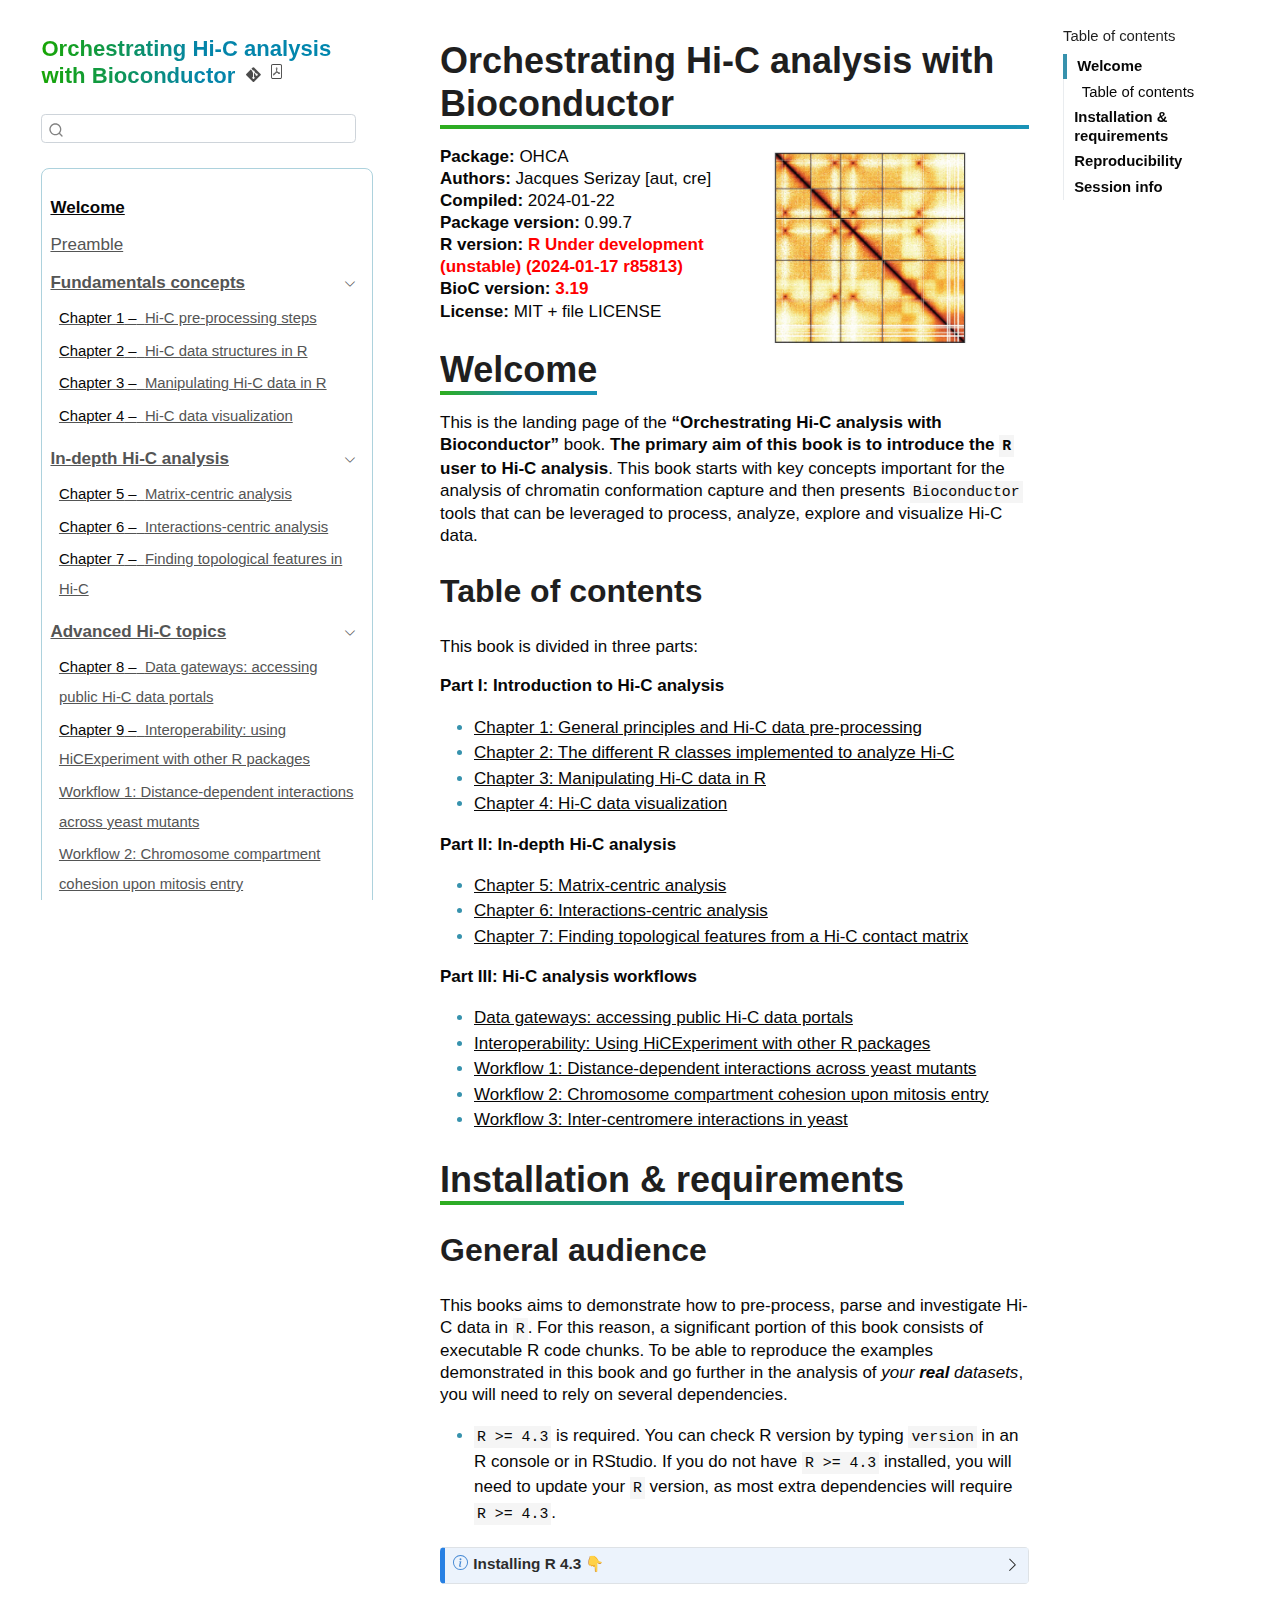
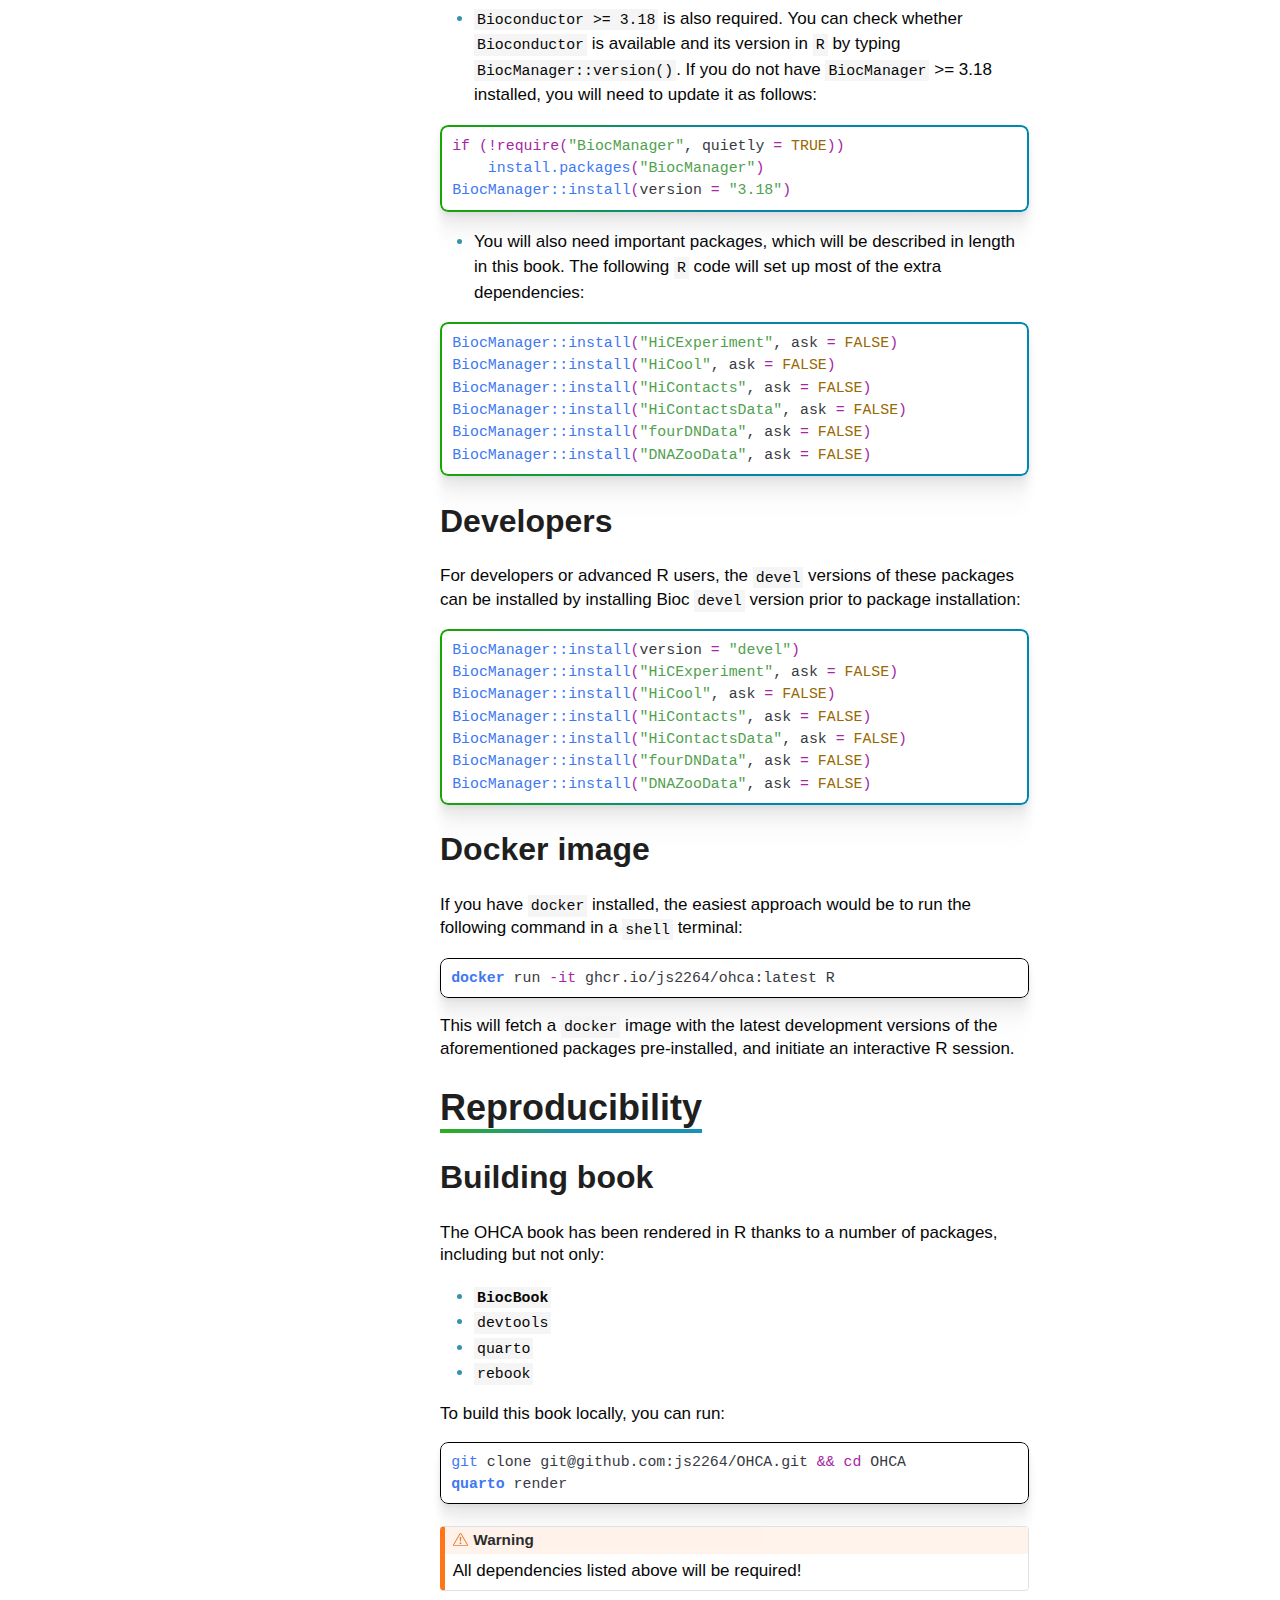
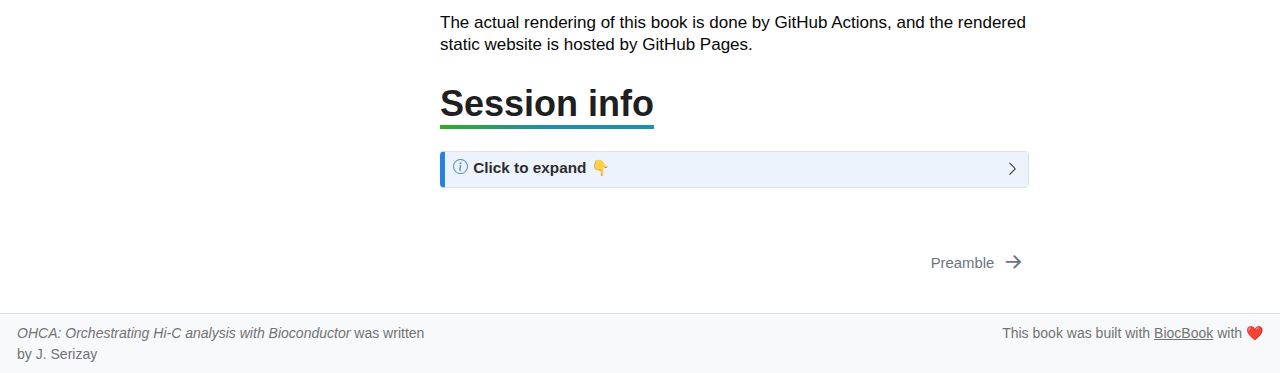
<file: docs/devel/index.html>
<!DOCTYPE html>
<html xmlns="http://www.w3.org/1999/xhtml" lang="en" xml:lang="en"><head>
<meta http-equiv="Content-Type" content="text/html; charset=UTF-8">
<meta charset="utf-8">
<meta name="generator" content="quarto-1.3.450">
<meta name="viewport" content="width=device-width, initial-scale=1.0, user-scalable=yes">
<title>Orchestrating Hi-C analysis with Bioconductor</title>
<style>
code{white-space: pre-wrap;}
span.smallcaps{font-variant: small-caps;}
div.columns{display: flex; gap: min(4vw, 1.5em);}
div.column{flex: auto; overflow-x: auto;}
div.hanging-indent{margin-left: 1.5em; text-indent: -1.5em;}
ul.task-list{list-style: none;}
ul.task-list li input[type="checkbox"] {
  width: 0.8em;
  margin: 0 0.8em 0.2em -1em; /* quarto-specific, see https://github.com/quarto-dev/quarto-cli/issues/4556 */ 
  vertical-align: middle;
}
/* CSS for syntax highlighting */
pre > code.sourceCode { white-space: pre; position: relative; }
pre > code.sourceCode > span { display: inline-block; line-height: 1.25; }
pre > code.sourceCode > span:empty { height: 1.2em; }
.sourceCode { overflow: visible; }
code.sourceCode > span { color: inherit; text-decoration: inherit; }
div.sourceCode { margin: 1em 0; }
pre.sourceCode { margin: 0; }
@media screen {
div.sourceCode { overflow: auto; }
}
@media print {
pre > code.sourceCode { white-space: pre-wrap; }
pre > code.sourceCode > span { text-indent: -5em; padding-left: 5em; }
}
pre.numberSource code
  { counter-reset: source-line 0; }
pre.numberSource code > span
  { position: relative; left: -4em; counter-increment: source-line; }
pre.numberSource code > span > a:first-child::before
  { content: counter(source-line);
    position: relative; left: -1em; text-align: right; vertical-align: baseline;
    border: none; display: inline-block;
    -webkit-touch-callout: none; -webkit-user-select: none;
    -khtml-user-select: none; -moz-user-select: none;
    -ms-user-select: none; user-select: none;
    padding: 0 4px; width: 4em;
  }
pre.numberSource { margin-left: 3em;  padding-left: 4px; }
div.sourceCode
  {   }
@media screen {
pre > code.sourceCode > span > a:first-child::before { text-decoration: underline; }
}
</style>

<script src="site_libs/quarto-nav/quarto-nav.js"></script>
<script src="site_libs/quarto-nav/headroom.min.js"></script>
<script src="site_libs/clipboard/clipboard.min.js"></script>
<script src="site_libs/quarto-search/autocomplete.umd.js"></script>
<script src="site_libs/quarto-search/fuse.min.js"></script>
<script src="site_libs/quarto-search/quarto-search.js"></script>
<meta name="quarto:offset" content="./">
<link href="./pages/preamble.html" rel="next">
<link href="./assets/cover.jpg" rel="icon" type="image/jpeg">
<script src="site_libs/quarto-html/quarto.js"></script>
<script src="site_libs/quarto-html/popper.min.js"></script>
<script src="site_libs/quarto-html/tippy.umd.min.js"></script>
<script src="site_libs/quarto-html/anchor.min.js"></script>
<link href="site_libs/quarto-html/tippy.css" rel="stylesheet">
<link href="site_libs/quarto-html/quarto-syntax-highlighting.css" rel="stylesheet" id="quarto-text-highlighting-styles">
<script src="site_libs/bootstrap/bootstrap.min.js"></script>
<link href="site_libs/bootstrap/bootstrap-icons.css" rel="stylesheet">
<link href="site_libs/bootstrap/bootstrap.min.css" rel="stylesheet" id="quarto-bootstrap" data-mode="light"><script id="quarto-search-options" type="application/json">{
  "location": "sidebar",
  "copy-button": false,
  "collapse-after": 3,
  "panel-placement": "start",
  "type": "textbox",
  "limit": 20,
  "language": {
    "search-no-results-text": "No results",
    "search-matching-documents-text": "matching documents",
    "search-copy-link-title": "Copy link to search",
    "search-hide-matches-text": "Hide additional matches",
    "search-more-match-text": "more match in this document",
    "search-more-matches-text": "more matches in this document",
    "search-clear-button-title": "Clear",
    "search-detached-cancel-button-title": "Cancel",
    "search-submit-button-title": "Submit",
    "search-label": "Search"
  }
}</script>
</head>
<body class="nav-sidebar docked">

<div id="quarto-search-results"></div>
  <header id="quarto-header" class="headroom fixed-top"><nav class="quarto-secondary-nav"><div class="container-fluid d-flex">
      <button type="button" class="quarto-btn-toggle btn" data-bs-toggle="collapse" data-bs-target="#quarto-sidebar,#quarto-sidebar-glass" aria-controls="quarto-sidebar" aria-expanded="false" aria-label="Toggle sidebar navigation" onclick="if (window.quartoToggleHeadroom) { window.quartoToggleHeadroom(); }">
        <i class="bi bi-layout-text-sidebar-reverse"></i>
      </button>
      <nav class="quarto-page-breadcrumbs" aria-label="breadcrumb"><ol class="breadcrumb"><li class="breadcrumb-item"><a href="./index.html">Welcome</a></li></ol></nav>
      <a class="flex-grow-1" role="button" data-bs-toggle="collapse" data-bs-target="#quarto-sidebar,#quarto-sidebar-glass" aria-controls="quarto-sidebar" aria-expanded="false" aria-label="Toggle sidebar navigation" onclick="if (window.quartoToggleHeadroom) { window.quartoToggleHeadroom(); }">      
      </a>
      <button type="button" class="btn quarto-search-button" aria-label="" onclick="window.quartoOpenSearch();">
        <i class="bi bi-search"></i>
      </button>
    </div>
  </nav></header><!-- content --><div id="quarto-content" class="quarto-container page-columns page-rows-contents page-layout-article">
<!-- sidebar -->
  <nav id="quarto-sidebar" class="sidebar collapse collapse-horizontal sidebar-navigation docked overflow-auto"><div class="pt-lg-2 mt-2 text-left sidebar-header">
    <div class="sidebar-title mb-0 py-0">
      <a href="./">Orchestrating Hi-C analysis with Bioconductor</a> 
        <div class="sidebar-tools-main">
    <div class="dropdown">
      <a href="" title="" id="quarto-navigation-tool-dropdown-0" class="quarto-navigation-tool dropdown-toggle px-1" data-bs-toggle="dropdown" aria-expanded="false" aria-label=""><i class="bi bi-git"></i></a>
      <ul class="dropdown-menu" aria-labelledby="quarto-navigation-tool-dropdown-0">
<li>
            <a class="dropdown-item sidebar-tools-main-item" href="https://github.com/js2264/OHCA/">
            Source Code
            </a>
          </li>
          <li>
            <a class="dropdown-item sidebar-tools-main-item" href="https://js2264.github.io/OHCA/devel/">
            Browse version `devel`
            </a>
          </li>
      </ul>
</div>
    <a href="./Orchestrating-Hi-C-analysis-with-Bioconductor.pdf" rel="" title="Download PDF" class="quarto-navigation-tool px-1" aria-label="Download PDF"><i class="bi bi-file-pdf"></i></a>
</div>
    </div>
      </div>
        <div class="mt-2 flex-shrink-0 align-items-center">
        <div class="sidebar-search">
        <div id="quarto-search" class="" title="Search"></div>
        </div>
        </div>
    <div class="sidebar-menu-container"> 
    <ul class="list-unstyled mt-1">
<li class="sidebar-item">
  <div class="sidebar-item-container"> 
  <a href="./index.html" class="sidebar-item-text sidebar-link active">
 <span class="menu-text">Welcome</span></a>
  </div>
</li>
        <li class="sidebar-item">
  <div class="sidebar-item-container"> 
  <a href="./pages/preamble.html" class="sidebar-item-text sidebar-link">
 <span class="menu-text">Preamble</span></a>
  </div>
</li>
        <li class="sidebar-item sidebar-item-section">
      <div class="sidebar-item-container"> 
            <a class="sidebar-item-text sidebar-link text-start" data-bs-toggle="collapse" data-bs-target="#quarto-sidebar-section-1" aria-expanded="true">
 <span class="menu-text">Fundamentals concepts</span></a>
          <a class="sidebar-item-toggle text-start" data-bs-toggle="collapse" data-bs-target="#quarto-sidebar-section-1" aria-expanded="true" aria-label="Toggle section">
            <i class="bi bi-chevron-right ms-2"></i>
          </a> 
      </div>
      <ul id="quarto-sidebar-section-1" class="collapse list-unstyled sidebar-section depth1 show">
<li class="sidebar-item">
  <div class="sidebar-item-container"> 
  <a href="./pages/principles.html" class="sidebar-item-text sidebar-link">
 <span class="menu-text"><span class="chapter-number">1</span>&nbsp; <span class="chapter-title">Hi-C pre-processing steps</span></span></a>
  </div>
</li>
          <li class="sidebar-item">
  <div class="sidebar-item-container"> 
  <a href="./pages/data-representation.html" class="sidebar-item-text sidebar-link">
 <span class="menu-text"><span class="chapter-number">2</span>&nbsp; <span class="chapter-title">Hi-C data structures in R</span></span></a>
  </div>
</li>
          <li class="sidebar-item">
  <div class="sidebar-item-container"> 
  <a href="./pages/parsing.html" class="sidebar-item-text sidebar-link">
 <span class="menu-text"><span class="chapter-number">3</span>&nbsp; <span class="chapter-title">Manipulating Hi-C data in R</span></span></a>
  </div>
</li>
          <li class="sidebar-item">
  <div class="sidebar-item-container"> 
  <a href="./pages/visualization.html" class="sidebar-item-text sidebar-link">
 <span class="menu-text"><span class="chapter-number">4</span>&nbsp; <span class="chapter-title">Hi-C data visualization</span></span></a>
  </div>
</li>
      </ul>
</li>
        <li class="sidebar-item sidebar-item-section">
      <div class="sidebar-item-container"> 
            <a class="sidebar-item-text sidebar-link text-start" data-bs-toggle="collapse" data-bs-target="#quarto-sidebar-section-2" aria-expanded="true">
 <span class="menu-text">In-depth Hi-C analysis</span></a>
          <a class="sidebar-item-toggle text-start" data-bs-toggle="collapse" data-bs-target="#quarto-sidebar-section-2" aria-expanded="true" aria-label="Toggle section">
            <i class="bi bi-chevron-right ms-2"></i>
          </a> 
      </div>
      <ul id="quarto-sidebar-section-2" class="collapse list-unstyled sidebar-section depth1 show">
<li class="sidebar-item">
  <div class="sidebar-item-container"> 
  <a href="./pages/matrix-centric.html" class="sidebar-item-text sidebar-link">
 <span class="menu-text"><span class="chapter-number">5</span>&nbsp; <span class="chapter-title">Matrix-centric analysis</span></span></a>
  </div>
</li>
          <li class="sidebar-item">
  <div class="sidebar-item-container"> 
  <a href="./pages/interactions-centric.html" class="sidebar-item-text sidebar-link">
 <span class="menu-text"><span class="chapter-number">6</span>&nbsp; <span class="chapter-title">Interactions-centric analysis</span></span></a>
  </div>
</li>
          <li class="sidebar-item">
  <div class="sidebar-item-container"> 
  <a href="./pages/topological-features.html" class="sidebar-item-text sidebar-link">
 <span class="menu-text"><span class="chapter-number">7</span>&nbsp; <span class="chapter-title">Finding topological features in Hi-C</span></span></a>
  </div>
</li>
      </ul>
</li>
        <li class="sidebar-item sidebar-item-section">
      <div class="sidebar-item-container"> 
            <a class="sidebar-item-text sidebar-link text-start" data-bs-toggle="collapse" data-bs-target="#quarto-sidebar-section-3" aria-expanded="true">
 <span class="menu-text">Advanced Hi-C topics</span></a>
          <a class="sidebar-item-toggle text-start" data-bs-toggle="collapse" data-bs-target="#quarto-sidebar-section-3" aria-expanded="true" aria-label="Toggle section">
            <i class="bi bi-chevron-right ms-2"></i>
          </a> 
      </div>
      <ul id="quarto-sidebar-section-3" class="collapse list-unstyled sidebar-section depth1 show">
<li class="sidebar-item">
  <div class="sidebar-item-container"> 
  <a href="./pages/disseminating.html" class="sidebar-item-text sidebar-link">
 <span class="menu-text"><span class="chapter-number">8</span>&nbsp; <span class="chapter-title">Data gateways: accessing public Hi-C data portals</span></span></a>
  </div>
</li>
          <li class="sidebar-item">
  <div class="sidebar-item-container"> 
  <a href="./pages/interoperability.html" class="sidebar-item-text sidebar-link">
 <span class="menu-text"><span class="chapter-number">9</span>&nbsp; <span class="chapter-title">Interoperability: using HiCExperiment with other R packages</span></span></a>
  </div>
</li>
          <li class="sidebar-item">
  <div class="sidebar-item-container"> 
  <a href="./pages/workflow-yeast.html" class="sidebar-item-text sidebar-link">
 <span class="menu-text">Workflow 1: Distance-dependent interactions across yeast mutants</span></a>
  </div>
</li>
          <li class="sidebar-item">
  <div class="sidebar-item-container"> 
  <a href="./pages/workflow-chicken.html" class="sidebar-item-text sidebar-link">
 <span class="menu-text">Workflow 2: Chromosome compartment cohesion upon mitosis entry</span></a>
  </div>
</li>
          <li class="sidebar-item">
  <div class="sidebar-item-container"> 
  <a href="./pages/workflow-centros.html" class="sidebar-item-text sidebar-link">
 <span class="menu-text">Workflow 3: Inter-centromere interactions in yeast</span></a>
  </div>
</li>
      </ul>
</li>
    </ul>
</div>
</nav><div id="quarto-sidebar-glass" data-bs-toggle="collapse" data-bs-target="#quarto-sidebar,#quarto-sidebar-glass"></div>
<!-- margin-sidebar -->
    <div id="quarto-margin-sidebar" class="sidebar margin-sidebar">
        <nav id="TOC" role="doc-toc" class="toc-active"><h2 id="toc-title">Table of contents</h2>
   
  <ul>
<li>
<a href="#welcome" id="toc-welcome" class="nav-link active" data-scroll-target="#welcome">Welcome</a>
  <ul class="collapse">
<li><a href="#table-of-contents" id="toc-table-of-contents" class="nav-link" data-scroll-target="#table-of-contents">Table of contents</a></li>
  </ul>
</li>
  <li>
<a href="#installation-requirements" id="toc-installation-requirements" class="nav-link" data-scroll-target="#installation-requirements">Installation &amp; requirements</a>
  <ul class="collapse">
<li><a href="#general-audience" id="toc-general-audience" class="nav-link" data-scroll-target="#general-audience">General audience</a></li>
  <li><a href="#developers" id="toc-developers" class="nav-link" data-scroll-target="#developers">Developers</a></li>
  <li><a href="#docker-image" id="toc-docker-image" class="nav-link" data-scroll-target="#docker-image">Docker image</a></li>
  </ul>
</li>
  <li>
<a href="#reproducibility" id="toc-reproducibility" class="nav-link" data-scroll-target="#reproducibility">Reproducibility</a>
  <ul class="collapse">
<li><a href="#building-book" id="toc-building-book" class="nav-link" data-scroll-target="#building-book">Building book</a></li>
  </ul>
</li>
  <li><a href="#session-info" id="toc-session-info" class="nav-link" data-scroll-target="#session-info">Session info</a></li>
  </ul></nav>
    </div>
<!-- main -->
<main class="content" id="quarto-document-content"><header id="title-block-header" class="quarto-title-block default"><div class="quarto-title">
<h1 class="title">Orchestrating Hi-C analysis with Bioconductor</h1>
</div>



<div class="quarto-title-meta">

    
  
    
  </div>
  

</header><p><img src="assets/cover.jpg" title="Orchestrating Hi-C analysis with Bioconductor" class="quarto-cover-image img-fluid"></p>
<p><strong>Package:</strong> OHCA<br><strong>Authors:</strong> Jacques Serizay [aut, cre]<br><strong>Compiled:</strong> 2024-01-22<br><strong>Package version:</strong> 0.99.7<br><strong>R version:</strong> <b style="color:red;">R Under development (unstable) (2024-01-17 r85813)</b><br><strong>BioC version:</strong> <b style="color:red;">3.19</b><br><strong>License:</strong> MIT + file LICENSE<br></p>
<section id="welcome" class="level1 unnumbered"><h1 class="unnumbered">Welcome</h1>
<p>This is the landing page of the <strong>“Orchestrating Hi-C analysis with Bioconductor”</strong> book. <strong>The primary aim of this book is to introduce the <code>R</code> user to Hi-C analysis</strong>. This book starts with key concepts important for the analysis of chromatin conformation capture and then presents <code>Bioconductor</code> tools that can be leveraged to process, analyze, explore and visualize Hi-C data.</p>
<section id="table-of-contents" class="level2 unnumbered"><h2 class="unnumbered anchored" data-anchor-id="table-of-contents">Table of contents</h2>
<p>This book is divided in three parts:</p>
<p><strong>Part I: Introduction to Hi-C analysis</strong></p>
<ul>
<li><a href="./pages/principles.html">Chapter 1: General principles and Hi-C data pre-processing</a></li>
<li><a href="./pages/data-representation.html">Chapter 2: The different R classes implemented to analyze Hi-C</a></li>
<li><a href="./pages/parsing.html">Chapter 3: Manipulating Hi-C data in R</a></li>
<li><a href="./pages/visualization.html">Chapter 4: Hi-C data visualization</a></li>
</ul>
<p><strong>Part II: In-depth Hi-C analysis</strong></p>
<ul>
<li><a href="./pages/matrix-centric.html">Chapter 5: Matrix-centric analysis</a></li>
<li><a href="./pages/interactions-centric.html">Chapter 6: Interactions-centric analysis</a></li>
<li><a href="./pages/topological-features.html">Chapter 7: Finding topological features from a Hi-C contact matrix</a></li>
</ul>
<p><strong>Part III: Hi-C analysis workflows</strong></p>
<ul>
<li><a href="./pages/disseminating.html">Data gateways: accessing public Hi-C data portals</a></li>
<li><a href="./pages/interoperability.html">Interoperability: Using HiCExperiment with other R packages</a></li>
<li><a href="./pages/workflow-yeast.html">Workflow 1: Distance-dependent interactions across yeast mutants</a></li>
<li><a href="./pages/workflow-chicken.html">Workflow 2: Chromosome compartment cohesion upon mitosis entry</a></li>
<li><a href="./pages/workflow-centros.html">Workflow 3: Inter-centromere interactions in yeast</a></li>
</ul></section></section><section id="installation-requirements" class="level1 unnumbered"><h1 class="unnumbered">Installation &amp; requirements</h1>
<section id="general-audience" class="level2 unnumbered"><h2 class="unnumbered anchored" data-anchor-id="general-audience">General audience</h2>
<p>This books aims to demonstrate how to pre-process, parse and investigate Hi-C data in <code>R</code>. For this reason, a significant portion of this book consists of executable R code chunks. To be able to reproduce the examples demonstrated in this book and go further in the analysis of <em>your <strong>real</strong> datasets</em>, you will need to rely on several dependencies.</p>
<ul>
<li>
<code>R &gt;= 4.3</code> is required. You can check R version by typing <code>version</code> in an R console or in RStudio. If you do not have <code>R &gt;= 4.3</code> installed, you will need to update your <code>R</code> version, as most extra dependencies will require <code>R &gt;= 4.3</code>.</li>
</ul>
<div class="callout callout-style-default callout-note callout-titled">
<div class="callout-header d-flex align-content-center" data-bs-toggle="collapse" data-bs-target=".callout-1-contents" aria-controls="callout-1" aria-expanded="false" aria-label="Toggle callout">
<div class="callout-icon-container">
<i class="callout-icon"></i>
</div>
<div class="callout-title-container flex-fill">
Installing R 4.3 👇
</div>
<div class="callout-btn-toggle d-inline-block border-0 py-1 ps-1 pe-0 float-end"><i class="callout-toggle"></i></div>
</div>
<div id="callout-1" class="callout-1-contents callout-collapse collapse">
<div class="callout-body-container callout-body">
<p>Detailed instructions are available <a href="https://github.com/js2264/setup_ubuntu">here</a> to install <code>R 4.3</code> on a Linux machine (Ubuntu 22.04).</p>
<p>Briefly, to install pre-compiled version of <code>R 4.3.0</code>:</p>
<div class="cell" data-layout-align="center">
<div class="sourceCode cell-code" id="cb1"><pre class="sourceCode sh code-with-copy"><code class="sourceCode bash"><span id="cb1-1"><a href="#cb1-1" aria-hidden="true" tabindex="-1"></a><span class="co"># This is adapted from Posit (https://docs.posit.co/resources/install-r/)</span></span>
<span id="cb1-2"><a href="#cb1-2" aria-hidden="true" tabindex="-1"></a><span class="bu">export</span> <span class="va">R_VERSION</span><span class="op">=</span>4.3.0</span>
<span id="cb1-3"><a href="#cb1-3" aria-hidden="true" tabindex="-1"></a></span>
<span id="cb1-4"><a href="#cb1-4" aria-hidden="true" tabindex="-1"></a><span class="co"># Install curl and gdebi-core</span></span>
<span id="cb1-5"><a href="#cb1-5" aria-hidden="true" tabindex="-1"></a><span class="fu">sudo</span> apt update <span class="at">-qq</span></span>
<span id="cb1-6"><a href="#cb1-6" aria-hidden="true" tabindex="-1"></a><span class="fu">sudo</span> apt install curl gdebi-core <span class="at">-y</span></span>
<span id="cb1-7"><a href="#cb1-7" aria-hidden="true" tabindex="-1"></a></span>
<span id="cb1-8"><a href="#cb1-8" aria-hidden="true" tabindex="-1"></a><span class="co"># Fetching the `.deb` install file from Posit repository</span></span>
<span id="cb1-9"><a href="#cb1-9" aria-hidden="true" tabindex="-1"></a><span class="ex">curl</span> <span class="at">-O</span> https://cdn.rstudio.com/r/ubuntu-2204/pkgs/r-<span class="va">${R_VERSION}</span>_1_amd64.deb</span>
<span id="cb1-10"><a href="#cb1-10" aria-hidden="true" tabindex="-1"></a></span>
<span id="cb1-11"><a href="#cb1-11" aria-hidden="true" tabindex="-1"></a><span class="co"># Install R</span></span>
<span id="cb1-12"><a href="#cb1-12" aria-hidden="true" tabindex="-1"></a><span class="fu">sudo</span> gdebi r-<span class="va">${R_VERSION}</span>_1_amd64.deb <span class="at">--non-interactive</span> <span class="at">-q</span></span>
<span id="cb1-13"><a href="#cb1-13" aria-hidden="true" tabindex="-1"></a></span>
<span id="cb1-14"><a href="#cb1-14" aria-hidden="true" tabindex="-1"></a><span class="co"># Optional: create a symlink to add R to your PATH</span></span>
<span id="cb1-15"><a href="#cb1-15" aria-hidden="true" tabindex="-1"></a><span class="fu">sudo</span> ln <span class="at">-s</span> /opt/R/<span class="va">${R_VERSION}</span>/bin/R /usr/local/bin/R</span></code><button title="Copy to Clipboard" class="code-copy-button"><i class="bi"></i></button></pre></div>
</div>
<p>If you have some issues when installing the Hi-C packages listed below, you may need to install the following system libraries:</p>
<div class="cell" data-layout-align="center">
<div class="sourceCode cell-code" id="cb2"><pre class="sourceCode sh code-with-copy"><code class="sourceCode bash"><span id="cb2-1"><a href="#cb2-1" aria-hidden="true" tabindex="-1"></a><span class="fu">sudo</span> apt update <span class="at">-qq</span></span>
<span id="cb2-2"><a href="#cb2-2" aria-hidden="true" tabindex="-1"></a><span class="fu">sudo</span> apt install <span class="at">-y</span> <span class="dt">\</span></span>
<span id="cb2-3"><a href="#cb2-3" aria-hidden="true" tabindex="-1"></a>    automake make cmake fort77 gfortran <span class="dt">\</span></span>
<span id="cb2-4"><a href="#cb2-4" aria-hidden="true" tabindex="-1"></a>    bzip2 unzip ftp build-essential <span class="dt">\</span></span>
<span id="cb2-5"><a href="#cb2-5" aria-hidden="true" tabindex="-1"></a>    libc6 libreadline-dev <span class="dt">\</span></span>
<span id="cb2-6"><a href="#cb2-6" aria-hidden="true" tabindex="-1"></a>    libpng-dev libjpeg-dev libtiff-dev <span class="dt">\</span></span>
<span id="cb2-7"><a href="#cb2-7" aria-hidden="true" tabindex="-1"></a>    libx11-dev libxt-dev x11-common <span class="dt">\</span></span>
<span id="cb2-8"><a href="#cb2-8" aria-hidden="true" tabindex="-1"></a>    libharfbuzz-dev libfribidi-dev <span class="dt">\</span></span>
<span id="cb2-9"><a href="#cb2-9" aria-hidden="true" tabindex="-1"></a>    libfreetype6-dev libfontconfig1-dev <span class="dt">\</span></span>
<span id="cb2-10"><a href="#cb2-10" aria-hidden="true" tabindex="-1"></a>    libbz2-dev liblzma-dev libtool <span class="dt">\</span></span>
<span id="cb2-11"><a href="#cb2-11" aria-hidden="true" tabindex="-1"></a>    libxml2 libxml2-dev <span class="dt">\</span></span>
<span id="cb2-12"><a href="#cb2-12" aria-hidden="true" tabindex="-1"></a>    libzstd-dev zlib1g-dev <span class="dt">\</span></span>
<span id="cb2-13"><a href="#cb2-13" aria-hidden="true" tabindex="-1"></a>    libdb-dev libglu1-mesa-dev <span class="dt">\</span></span>
<span id="cb2-14"><a href="#cb2-14" aria-hidden="true" tabindex="-1"></a>    libncurses5-dev libghc-zlib-dev libncurses-dev <span class="dt">\</span></span>
<span id="cb2-15"><a href="#cb2-15" aria-hidden="true" tabindex="-1"></a>    libpcre3-dev libxml2-dev libblas-dev libzmq3-dev <span class="dt">\</span></span>
<span id="cb2-16"><a href="#cb2-16" aria-hidden="true" tabindex="-1"></a>    libssl-dev libcurl4-openssl-dev <span class="dt">\</span></span>
<span id="cb2-17"><a href="#cb2-17" aria-hidden="true" tabindex="-1"></a>    libgsl-dev libeigen3-dev libboost-all-dev <span class="dt">\</span></span>
<span id="cb2-18"><a href="#cb2-18" aria-hidden="true" tabindex="-1"></a>    libgtk2.0-dev xvfb xauth xfonts-base apt-transport-https <span class="dt">\</span></span>
<span id="cb2-19"><a href="#cb2-19" aria-hidden="true" tabindex="-1"></a>    libhdf5-dev libudunits2-dev libgdal-dev libgeos-dev <span class="dt">\</span></span>
<span id="cb2-20"><a href="#cb2-20" aria-hidden="true" tabindex="-1"></a>    libproj-dev libnode-dev libmagick++-dev</span></code><button title="Copy to Clipboard" class="code-copy-button"><i class="bi"></i></button></pre></div>
</div>
</div>
</div>
</div>
<ul>
<li>
<code>Bioconductor &gt;= 3.18</code> is also required. You can check whether <code>Bioconductor</code> is available and its version in <code>R</code> by typing <code><a href="https://bioconductor.github.io/BiocManager/reference/version.html">BiocManager::version()</a></code>. If you do not have <code>BiocManager</code> &gt;= 3.18 installed, you will need to update it as follows:</li>
</ul>
<div class="cell" data-layout-align="center">
<div class="sourceCode" id="cb3"><pre class="downlit sourceCode r code-with-copy"><code class="sourceCode R"><span><span class="kw">if</span> <span class="op">(</span><span class="op">!</span><span class="kw"><a href="https://rdrr.io/r/base/library.html">require</a></span><span class="op">(</span><span class="st"><a href="https://bioconductor.github.io/BiocManager/">"BiocManager"</a></span>, quietly <span class="op">=</span> <span class="cn">TRUE</span><span class="op">)</span><span class="op">)</span></span>
<span>    <span class="fu"><a href="https://rdrr.io/r/utils/install.packages.html">install.packages</a></span><span class="op">(</span><span class="st">"BiocManager"</span><span class="op">)</span></span>
<span><span class="fu">BiocManager</span><span class="fu">::</span><span class="fu"><a href="https://bioconductor.github.io/BiocManager/reference/install.html">install</a></span><span class="op">(</span>version <span class="op">=</span> <span class="st">"3.18"</span><span class="op">)</span></span></code><button title="Copy to Clipboard" class="code-copy-button"><i class="bi"></i></button></pre></div>
</div>
<ul>
<li>You will also need important packages, which will be described in length in this book. The following <code>R</code> code will set up most of the extra dependencies:</li>
</ul>
<div class="cell" data-layout-align="center">
<div class="sourceCode" id="cb4"><pre class="downlit sourceCode r code-with-copy"><code class="sourceCode R"><span><span class="fu">BiocManager</span><span class="fu">::</span><span class="fu"><a href="https://bioconductor.github.io/BiocManager/reference/install.html">install</a></span><span class="op">(</span><span class="st">"HiCExperiment"</span>, ask <span class="op">=</span> <span class="cn">FALSE</span><span class="op">)</span></span>
<span><span class="fu">BiocManager</span><span class="fu">::</span><span class="fu"><a href="https://bioconductor.github.io/BiocManager/reference/install.html">install</a></span><span class="op">(</span><span class="st">"HiCool"</span>, ask <span class="op">=</span> <span class="cn">FALSE</span><span class="op">)</span></span>
<span><span class="fu">BiocManager</span><span class="fu">::</span><span class="fu"><a href="https://bioconductor.github.io/BiocManager/reference/install.html">install</a></span><span class="op">(</span><span class="st">"HiContacts"</span>, ask <span class="op">=</span> <span class="cn">FALSE</span><span class="op">)</span></span>
<span><span class="fu">BiocManager</span><span class="fu">::</span><span class="fu"><a href="https://bioconductor.github.io/BiocManager/reference/install.html">install</a></span><span class="op">(</span><span class="st">"HiContactsData"</span>, ask <span class="op">=</span> <span class="cn">FALSE</span><span class="op">)</span></span>
<span><span class="fu">BiocManager</span><span class="fu">::</span><span class="fu"><a href="https://bioconductor.github.io/BiocManager/reference/install.html">install</a></span><span class="op">(</span><span class="st">"fourDNData"</span>, ask <span class="op">=</span> <span class="cn">FALSE</span><span class="op">)</span></span>
<span><span class="fu">BiocManager</span><span class="fu">::</span><span class="fu"><a href="https://bioconductor.github.io/BiocManager/reference/install.html">install</a></span><span class="op">(</span><span class="st">"DNAZooData"</span>, ask <span class="op">=</span> <span class="cn">FALSE</span><span class="op">)</span></span></code><button title="Copy to Clipboard" class="code-copy-button"><i class="bi"></i></button></pre></div>
</div>
</section><section id="developers" class="level2 unnumbered"><h2 class="unnumbered anchored" data-anchor-id="developers">Developers</h2>
<p>For developers or advanced R users, the <code>devel</code> versions of these packages can be installed by installing Bioc <code>devel</code> version prior to package installation:</p>
<div class="cell" data-layout-align="center">
<div class="sourceCode" id="cb5"><pre class="downlit sourceCode r code-with-copy"><code class="sourceCode R"><span><span class="fu">BiocManager</span><span class="fu">::</span><span class="fu"><a href="https://bioconductor.github.io/BiocManager/reference/install.html">install</a></span><span class="op">(</span>version <span class="op">=</span> <span class="st">"devel"</span><span class="op">)</span></span>
<span><span class="fu">BiocManager</span><span class="fu">::</span><span class="fu"><a href="https://bioconductor.github.io/BiocManager/reference/install.html">install</a></span><span class="op">(</span><span class="st">"HiCExperiment"</span>, ask <span class="op">=</span> <span class="cn">FALSE</span><span class="op">)</span></span>
<span><span class="fu">BiocManager</span><span class="fu">::</span><span class="fu"><a href="https://bioconductor.github.io/BiocManager/reference/install.html">install</a></span><span class="op">(</span><span class="st">"HiCool"</span>, ask <span class="op">=</span> <span class="cn">FALSE</span><span class="op">)</span></span>
<span><span class="fu">BiocManager</span><span class="fu">::</span><span class="fu"><a href="https://bioconductor.github.io/BiocManager/reference/install.html">install</a></span><span class="op">(</span><span class="st">"HiContacts"</span>, ask <span class="op">=</span> <span class="cn">FALSE</span><span class="op">)</span></span>
<span><span class="fu">BiocManager</span><span class="fu">::</span><span class="fu"><a href="https://bioconductor.github.io/BiocManager/reference/install.html">install</a></span><span class="op">(</span><span class="st">"HiContactsData"</span>, ask <span class="op">=</span> <span class="cn">FALSE</span><span class="op">)</span></span>
<span><span class="fu">BiocManager</span><span class="fu">::</span><span class="fu"><a href="https://bioconductor.github.io/BiocManager/reference/install.html">install</a></span><span class="op">(</span><span class="st">"fourDNData"</span>, ask <span class="op">=</span> <span class="cn">FALSE</span><span class="op">)</span></span>
<span><span class="fu">BiocManager</span><span class="fu">::</span><span class="fu"><a href="https://bioconductor.github.io/BiocManager/reference/install.html">install</a></span><span class="op">(</span><span class="st">"DNAZooData"</span>, ask <span class="op">=</span> <span class="cn">FALSE</span><span class="op">)</span></span></code><button title="Copy to Clipboard" class="code-copy-button"><i class="bi"></i></button></pre></div>
</div>
</section><section id="docker-image" class="level2 unnumbered"><h2 class="unnumbered anchored" data-anchor-id="docker-image">Docker image</h2>
<p>If you have <code>docker</code> installed, the easiest approach would be to run the following command in a <code>shell</code> terminal:</p>
<div class="cell" data-layout-align="center">
<div class="sourceCode cell-code" id="cb6"><pre class="sourceCode sh code-with-copy"><code class="sourceCode bash"><span id="cb6-1"><a href="#cb6-1" aria-hidden="true" tabindex="-1"></a><span class="ex">docker</span> run <span class="at">-it</span> ghcr.io/js2264/ohca:latest R</span></code><button title="Copy to Clipboard" class="code-copy-button"><i class="bi"></i></button></pre></div>
</div>
<p>This will fetch a <code>docker</code> image with the latest development versions of the aforementioned packages pre-installed, and initiate an interactive R session.</p>
</section></section><section id="reproducibility" class="level1 unnumbered"><h1 class="unnumbered">Reproducibility</h1>
<section id="building-book" class="level2 unnumbered"><h2 class="unnumbered anchored" data-anchor-id="building-book">Building book</h2>
<p>The OHCA book has been rendered in R thanks to a number of packages, including but not only:</p>
<ul>
<li><strong><code>BiocBook</code></strong></li>
<li><code>devtools</code></li>
<li><code>quarto</code></li>
<li><code>rebook</code></li>
</ul>
<p>To build this book locally, you can run:</p>
<div class="cell" data-layout-align="center">
<div class="sourceCode cell-code" id="cb7"><pre class="sourceCode sh code-with-copy"><code class="sourceCode bash"><span id="cb7-1"><a href="#cb7-1" aria-hidden="true" tabindex="-1"></a><span class="fu">git</span> clone git@github.com:js2264/OHCA.git <span class="kw">&amp;&amp;</span> <span class="bu">cd</span> OHCA</span>
<span id="cb7-2"><a href="#cb7-2" aria-hidden="true" tabindex="-1"></a><span class="ex">quarto</span> render</span></code><button title="Copy to Clipboard" class="code-copy-button"><i class="bi"></i></button></pre></div>
</div>
<div class="callout callout-style-default callout-warning callout-titled">
<div class="callout-header d-flex align-content-center">
<div class="callout-icon-container">
<i class="callout-icon"></i>
</div>
<div class="callout-title-container flex-fill">
Warning
</div>
</div>
<div class="callout-body-container callout-body">
<p>All dependencies listed above will be required!</p>
</div>
</div>
<p>The actual rendering of this book is done by GitHub Actions, and the rendered static website is hosted by GitHub Pages.</p>
</section></section><section id="session-info" class="level1 unnumbered"><h1 class="unnumbered">Session info</h1>
<div class="callout callout-style-default callout-note callout-titled">
<div class="callout-header d-flex align-content-center" data-bs-toggle="collapse" data-bs-target=".callout-3-contents" aria-controls="callout-3" aria-expanded="false" aria-label="Toggle callout">
<div class="callout-icon-container">
<i class="callout-icon"></i>
</div>
<div class="callout-title-container flex-fill">
Click to expand 👇
</div>
<div class="callout-btn-toggle d-inline-block border-0 py-1 ps-1 pe-0 float-end"><i class="callout-toggle"></i></div>
</div>
<div id="callout-3" class="callout-3-contents callout-collapse collapse">
<div class="callout-body-container callout-body">
<div class="cell" data-layout-align="center">
<div class="sourceCode" id="cb8"><pre class="downlit sourceCode r code-with-copy"><code class="sourceCode R"><span><span class="fu">sessioninfo</span><span class="fu">::</span><span class="fu"><a href="https://r-lib.github.io/sessioninfo/reference/session_info.html">session_info</a></span><span class="op">(</span></span>
<span>    <span class="fu"><a href="https://rdrr.io/r/utils/installed.packages.html">installed.packages</a></span><span class="op">(</span><span class="op">)</span><span class="op">[</span>,<span class="st">"Package"</span><span class="op">]</span>, </span>
<span>    include_base <span class="op">=</span> <span class="cn">TRUE</span></span>
<span><span class="op">)</span></span>
<span><span class="co">##  ─ Session info ────────────────────────────────────────────────────────────</span></span>
<span><span class="co">##   setting  value</span></span>
<span><span class="co">##   version  R Under development (unstable) (2024-01-17 r85813)</span></span>
<span><span class="co">##   os       Ubuntu 22.04.3 LTS</span></span>
<span><span class="co">##   system   x86_64, linux-gnu</span></span>
<span><span class="co">##   ui       X11</span></span>
<span><span class="co">##   language (EN)</span></span>
<span><span class="co">##   collate  C</span></span>
<span><span class="co">##   ctype    en_US.UTF-8</span></span>
<span><span class="co">##   tz       Etc/UTC</span></span>
<span><span class="co">##   date     2024-01-22</span></span>
<span><span class="co">##   pandoc   3.1.1 @ /usr/local/bin/ (via rmarkdown)</span></span>
<span><span class="co">##  </span></span>
<span><span class="co">##  ─ Packages ────────────────────────────────────────────────────────────────</span></span>
<span><span class="co">##   package                     * version     date (UTC) lib source</span></span>
<span><span class="co">##   abind                         1.4-5       2016-07-21 [2] CRAN (R 4.4.0)</span></span>
<span><span class="co">##   aggregation                   1.0.1       2018-01-25 [2] CRAN (R 4.4.0)</span></span>
<span><span class="co">##   AnnotationDbi                 1.65.2      2023-11-03 [2] Bioconductor</span></span>
<span><span class="co">##   AnnotationFilter              1.27.0      2023-10-24 [2] Bioconductor</span></span>
<span><span class="co">##   AnnotationHub                 3.11.1      2023-12-11 [2] Bioconductor 3.19 (R 4.4.0)</span></span>
<span><span class="co">##   askpass                       1.2.0       2023-09-03 [2] CRAN (R 4.4.0)</span></span>
<span><span class="co">##   backports                     1.4.1       2021-12-13 [2] CRAN (R 4.4.0)</span></span>
<span><span class="co">##   base                        * 4.4.0       2024-01-18 [3] local</span></span>
<span><span class="co">##   base64enc                     0.1-3       2015-07-28 [2] CRAN (R 4.4.0)</span></span>
<span><span class="co">##   basilisk                      1.15.2      2024-01-16 [2] Bioconductor 3.19 (R 4.4.0)</span></span>
<span><span class="co">##   basilisk.utils                1.15.1      2023-11-19 [2] Bioconductor 3.19 (R 4.4.0)</span></span>
<span><span class="co">##   beeswarm                      0.4.0       2021-06-01 [2] CRAN (R 4.4.0)</span></span>
<span><span class="co">##   BH                            1.84.0-0    2024-01-10 [2] CRAN (R 4.4.0)</span></span>
<span><span class="co">##   Biobase                       2.63.0      2023-10-24 [2] Bioconductor</span></span>
<span><span class="co">##   BiocFileCache                 2.11.1      2023-10-26 [2] Bioconductor</span></span>
<span><span class="co">##   BiocGenerics                  0.49.1      2023-11-01 [2] Bioconductor</span></span>
<span><span class="co">##   BiocIO                        1.13.0      2023-10-24 [2] Bioconductor</span></span>
<span><span class="co">##   BiocManager                   1.30.22     2023-08-08 [2] CRAN (R 4.4.0)</span></span>
<span><span class="co">##   BiocParallel                  1.37.0      2023-10-24 [2] Bioconductor</span></span>
<span><span class="co">##   BiocStyle                     2.31.0      2023-10-24 [2] Bioconductor</span></span>
<span><span class="co">##   BiocVersion                   3.19.1      2023-10-26 [2] Bioconductor</span></span>
<span><span class="co">##   biomaRt                       2.59.0      2023-10-25 [2] Bioconductor</span></span>
<span><span class="co">##   Biostrings                    2.71.1      2023-10-25 [2] Bioconductor</span></span>
<span><span class="co">##   biovizBase                    1.51.0      2023-10-25 [2] Bioconductor</span></span>
<span><span class="co">##   bit                           4.0.5       2022-11-15 [2] CRAN (R 4.4.0)</span></span>
<span><span class="co">##   bit64                         4.0.5       2020-08-30 [2] CRAN (R 4.4.0)</span></span>
<span><span class="co">##   bitops                        1.0-7       2021-04-24 [2] CRAN (R 4.4.0)</span></span>
<span><span class="co">##   blob                          1.2.4       2023-03-17 [2] CRAN (R 4.4.0)</span></span>
<span><span class="co">##   bookdown                      0.37        2023-12-01 [2] CRAN (R 4.4.0)</span></span>
<span><span class="co">##   boot                          1.3-28.1    2022-11-22 [3] CRAN (R 4.4.0)</span></span>
<span><span class="co">##   brew                          1.0-10      2023-12-16 [2] CRAN (R 4.4.0)</span></span>
<span><span class="co">##   brio                          1.1.4       2023-12-10 [2] CRAN (R 4.4.0)</span></span>
<span><span class="co">##   broom                         1.0.5       2023-06-09 [2] CRAN (R 4.4.0)</span></span>
<span><span class="co">##   broom.helpers                 1.14.0      2023-08-07 [2] CRAN (R 4.4.0)</span></span>
<span><span class="co">##   BSgenome                      1.71.1      2023-11-01 [2] Bioconductor</span></span>
<span><span class="co">##   BSgenome.Hsapiens.UCSC.hg38   1.4.5       2024-01-22 [2] Bioconductor</span></span>
<span><span class="co">##   bslib                         0.6.1       2023-11-28 [2] CRAN (R 4.4.0)</span></span>
<span><span class="co">##   cachem                        1.0.8       2023-05-01 [2] CRAN (R 4.4.0)</span></span>
<span><span class="co">##   Cairo                         1.6-2       2023-11-28 [2] CRAN (R 4.4.0)</span></span>
<span><span class="co">##   calibrate                     1.7.7       2020-06-19 [2] CRAN (R 4.4.0)</span></span>
<span><span class="co">##   callr                         3.7.3       2022-11-02 [2] CRAN (R 4.4.0)</span></span>
<span><span class="co">##   checkmate                     2.3.1       2023-12-04 [2] CRAN (R 4.4.0)</span></span>
<span><span class="co">##   class                         7.3-22      2023-05-03 [3] CRAN (R 4.4.0)</span></span>
<span><span class="co">##   cli                           3.6.2       2023-12-11 [2] CRAN (R 4.4.0)</span></span>
<span><span class="co">##   clipr                         0.8.0       2022-02-22 [2] CRAN (R 4.4.0)</span></span>
<span><span class="co">##   cluster                       2.1.6       2023-12-01 [3] CRAN (R 4.4.0)</span></span>
<span><span class="co">##   codetools                     0.2-19      2023-02-01 [3] CRAN (R 4.4.0)</span></span>
<span><span class="co">##   colorspace                    2.1-0       2023-01-23 [2] CRAN (R 4.4.0)</span></span>
<span><span class="co">##   commonmark                    1.9.0       2023-03-17 [2] CRAN (R 4.4.0)</span></span>
<span><span class="co">##   compiler                      4.4.0       2024-01-18 [3] local</span></span>
<span><span class="co">##   cowplot                       1.1.2       2023-12-15 [2] CRAN (R 4.4.0)</span></span>
<span><span class="co">##   cpp11                         0.4.7       2023-12-02 [2] CRAN (R 4.4.0)</span></span>
<span><span class="co">##   crayon                        1.5.2       2022-09-29 [2] CRAN (R 4.4.0)</span></span>
<span><span class="co">##   credentials                   2.0.1       2023-09-06 [2] CRAN (R 4.4.0)</span></span>
<span><span class="co">##   crosstalk                     1.2.1       2023-11-23 [2] CRAN (R 4.4.0)</span></span>
<span><span class="co">##   csaw                          1.37.1      2023-11-30 [2] Bioconductor 3.19 (R 4.4.0)</span></span>
<span><span class="co">##   curl                          5.2.0       2023-12-08 [2] CRAN (R 4.4.0)</span></span>
<span><span class="co">##   data.table                    1.14.10     2023-12-08 [2] CRAN (R 4.4.0)</span></span>
<span><span class="co">##   datasets                    * 4.4.0       2024-01-18 [3] local</span></span>
<span><span class="co">##   DBI                           1.2.1       2024-01-12 [2] CRAN (R 4.4.0)</span></span>
<span><span class="co">##   dbplyr                        2.4.0       2023-10-26 [2] CRAN (R 4.4.0)</span></span>
<span><span class="co">##   DelayedArray                  0.29.0      2023-10-24 [2] Bioconductor</span></span>
<span><span class="co">##   deldir                        2.0-2       2023-11-23 [2] CRAN (R 4.4.0)</span></span>
<span><span class="co">##   desc                          1.4.3       2023-12-10 [2] CRAN (R 4.4.0)</span></span>
<span><span class="co">##   devtools                      2.4.5       2022-10-11 [2] CRAN (R 4.4.0)</span></span>
<span><span class="co">##   dichromat                     2.0-0.1     2022-05-02 [2] CRAN (R 4.4.0)</span></span>
<span><span class="co">##   diffHic                       1.35.0      2023-10-24 [2] Bioconductor</span></span>
<span><span class="co">##   diffobj                       0.3.5       2021-10-05 [2] CRAN (R 4.4.0)</span></span>
<span><span class="co">##   digest                        0.6.34      2024-01-11 [2] CRAN (R 4.4.0)</span></span>
<span><span class="co">##   dir.expiry                    1.11.0      2023-10-24 [2] Bioconductor</span></span>
<span><span class="co">##   DNAZooData                    1.3.0       2023-10-31 [2] Bioconductor</span></span>
<span><span class="co">##   docopt                        0.7.1       2020-06-24 [2] CRAN (R 4.4.0)</span></span>
<span><span class="co">##   doParallel                    1.0.17      2022-02-07 [2] CRAN (R 4.4.0)</span></span>
<span><span class="co">##   downlit                       0.4.3       2023-06-29 [2] CRAN (R 4.4.0)</span></span>
<span><span class="co">##   dplyr                         1.1.4       2023-11-17 [2] CRAN (R 4.4.0)</span></span>
<span><span class="co">##   dynamicTreeCut                1.63-1      2016-03-11 [2] CRAN (R 4.4.0)</span></span>
<span><span class="co">##   edgeR                         4.1.11      2024-01-18 [2] Bioconductor 3.19 (R 4.4.0)</span></span>
<span><span class="co">##   ellipsis                      0.3.2       2021-04-29 [2] CRAN (R 4.4.0)</span></span>
<span><span class="co">##   ensembldb                     2.27.1      2023-11-20 [2] Bioconductor 3.19 (R 4.4.0)</span></span>
<span><span class="co">##   evaluate                      0.23        2023-11-01 [2] CRAN (R 4.4.0)</span></span>
<span><span class="co">##   ExperimentHub                 2.11.1      2023-12-11 [2] Bioconductor 3.19 (R 4.4.0)</span></span>
<span><span class="co">##   fansi                         1.0.6       2023-12-08 [2] CRAN (R 4.4.0)</span></span>
<span><span class="co">##   farver                        2.1.1       2022-07-06 [2] CRAN (R 4.4.0)</span></span>
<span><span class="co">##   fastcluster                   1.2.6       2024-01-12 [2] CRAN (R 4.4.0)</span></span>
<span><span class="co">##   fastmap                       1.1.1       2023-02-24 [2] CRAN (R 4.4.0)</span></span>
<span><span class="co">##   filelock                      1.0.3       2023-12-11 [2] CRAN (R 4.4.0)</span></span>
<span><span class="co">##   fontawesome                   0.5.2       2023-08-19 [2] CRAN (R 4.4.0)</span></span>
<span><span class="co">##   forcats                       1.0.0       2023-01-29 [2] CRAN (R 4.4.0)</span></span>
<span><span class="co">##   foreach                       1.5.2       2022-02-02 [2] CRAN (R 4.4.0)</span></span>
<span><span class="co">##   foreign                       0.8-86      2023-11-28 [3] CRAN (R 4.4.0)</span></span>
<span><span class="co">##   formatR                       1.14        2023-01-17 [2] CRAN (R 4.4.0)</span></span>
<span><span class="co">##   Formula                       1.2-5       2023-02-24 [2] CRAN (R 4.4.0)</span></span>
<span><span class="co">##   fourDNData                    1.3.0       2023-10-31 [2] Bioconductor</span></span>
<span><span class="co">##   fs                            1.6.3       2023-07-20 [2] CRAN (R 4.4.0)</span></span>
<span><span class="co">##   futile.logger                 1.4.3       2016-07-10 [2] CRAN (R 4.4.0)</span></span>
<span><span class="co">##   futile.options                1.0.1       2018-04-20 [2] CRAN (R 4.4.0)</span></span>
<span><span class="co">##   generics                      0.1.3       2022-07-05 [2] CRAN (R 4.4.0)</span></span>
<span><span class="co">##   GenomeInfoDb                  1.39.5      2024-01-01 [2] Bioconductor 3.19 (R 4.4.0)</span></span>
<span><span class="co">##   GenomeInfoDbData              1.2.11      2024-01-22 [2] Bioconductor</span></span>
<span><span class="co">##   GenomicAlignments             1.39.2      2024-01-16 [2] Bioconductor 3.19 (R 4.4.0)</span></span>
<span><span class="co">##   GenomicFeatures               1.55.1      2023-10-29 [2] Bioconductor</span></span>
<span><span class="co">##   GenomicInteractions           1.37.0      2023-10-25 [2] Bioconductor</span></span>
<span><span class="co">##   GenomicRanges                 1.55.1      2023-10-29 [2] Bioconductor</span></span>
<span><span class="co">##   gert                          2.0.1       2023-12-04 [2] CRAN (R 4.4.0)</span></span>
<span><span class="co">##   GGally                        2.2.0       2023-11-22 [2] CRAN (R 4.4.0)</span></span>
<span><span class="co">##   ggbeeswarm                    0.7.2       2023-04-29 [2] CRAN (R 4.4.0)</span></span>
<span><span class="co">##   ggbio                         1.51.0      2023-10-25 [2] Bioconductor</span></span>
<span><span class="co">##   ggplot2                       3.4.4       2023-10-12 [2] CRAN (R 4.4.0)</span></span>
<span><span class="co">##   ggrastr                       1.0.2       2023-06-01 [2] CRAN (R 4.4.0)</span></span>
<span><span class="co">##   ggstats                       0.5.1       2023-11-21 [2] CRAN (R 4.4.0)</span></span>
<span><span class="co">##   gh                            1.4.0       2023-02-22 [2] CRAN (R 4.4.0)</span></span>
<span><span class="co">##   gitcreds                      0.1.2       2022-09-08 [2] CRAN (R 4.4.0)</span></span>
<span><span class="co">##   glue                          1.7.0       2024-01-09 [2] CRAN (R 4.4.0)</span></span>
<span><span class="co">##   GO.db                         3.18.0      2024-01-22 [2] Bioconductor</span></span>
<span><span class="co">##   GOTHiC                        1.39.0      2023-10-24 [2] Bioconductor</span></span>
<span><span class="co">##   graph                         1.81.0      2023-10-24 [2] Bioconductor</span></span>
<span><span class="co">##   graphics                    * 4.4.0       2024-01-18 [3] local</span></span>
<span><span class="co">##   grDevices                   * 4.4.0       2024-01-18 [3] local</span></span>
<span><span class="co">##   grid                          4.4.0       2024-01-18 [3] local</span></span>
<span><span class="co">##   gridExtra                     2.3         2017-09-09 [2] CRAN (R 4.4.0)</span></span>
<span><span class="co">##   gtable                        0.3.4       2023-08-21 [2] CRAN (R 4.4.0)</span></span>
<span><span class="co">##   gtools                        3.9.5       2023-11-20 [2] CRAN (R 4.4.0)</span></span>
<span><span class="co">##   Gviz                          1.47.1      2023-11-16 [2] Bioconductor 3.19 (R 4.4.0)</span></span>
<span><span class="co">##   haven                         2.5.4       2023-11-30 [2] CRAN (R 4.4.0)</span></span>
<span><span class="co">##   here                          1.0.1       2020-12-13 [2] CRAN (R 4.4.0)</span></span>
<span><span class="co">##   HiCcompare                    1.25.0      2023-10-24 [2] Bioconductor</span></span>
<span><span class="co">##   HiCExperiment                 1.3.0       2023-10-24 [2] Bioconductor</span></span>
<span><span class="co">##   HiContacts                    1.5.0       2023-10-24 [2] Bioconductor</span></span>
<span><span class="co">##   HiContactsData                1.5.3       2024-01-22 [2] Github (js2264/HiContactsData@d5bebe7)</span></span>
<span><span class="co">##   HiCool                        1.3.0       2023-10-24 [2] Bioconductor</span></span>
<span><span class="co">##   highr                         0.10        2022-12-22 [2] CRAN (R 4.4.0)</span></span>
<span><span class="co">##   Hmisc                         5.1-1       2023-09-12 [2] CRAN (R 4.4.0)</span></span>
<span><span class="co">##   hms                           1.1.3       2023-03-21 [2] CRAN (R 4.4.0)</span></span>
<span><span class="co">##   htmlTable                     2.4.2       2023-10-29 [2] CRAN (R 4.4.0)</span></span>
<span><span class="co">##   htmltools                     0.5.7       2023-11-03 [2] CRAN (R 4.4.0)</span></span>
<span><span class="co">##   htmlwidgets                   1.6.4       2023-12-06 [2] CRAN (R 4.4.0)</span></span>
<span><span class="co">##   httpuv                        1.6.13      2023-12-06 [2] CRAN (R 4.4.0)</span></span>
<span><span class="co">##   httr                          1.4.7       2023-08-15 [2] CRAN (R 4.4.0)</span></span>
<span><span class="co">##   httr2                         1.0.0       2023-11-14 [2] CRAN (R 4.4.0)</span></span>
<span><span class="co">##   hwriter                       1.3.2.1     2022-04-08 [2] CRAN (R 4.4.0)</span></span>
<span><span class="co">##   igraph                        1.6.0       2023-12-11 [2] CRAN (R 4.4.0)</span></span>
<span><span class="co">##   impute                        1.77.0      2023-10-24 [2] Bioconductor</span></span>
<span><span class="co">##   ini                           0.3.1       2018-05-20 [2] CRAN (R 4.4.0)</span></span>
<span><span class="co">##   InteractionSet                1.31.0      2023-10-24 [2] Bioconductor</span></span>
<span><span class="co">##   interp                        1.1-5       2023-11-27 [2] CRAN (R 4.4.0)</span></span>
<span><span class="co">##   IRanges                       2.37.1      2024-01-19 [2] Bioconductor 3.19 (R 4.4.0)</span></span>
<span><span class="co">##   isoband                       0.2.7       2022-12-20 [2] CRAN (R 4.4.0)</span></span>
<span><span class="co">##   iterators                     1.0.14      2022-02-05 [2] CRAN (R 4.4.0)</span></span>
<span><span class="co">##   jpeg                          0.1-10      2022-11-29 [2] CRAN (R 4.4.0)</span></span>
<span><span class="co">##   jquerylib                     0.1.4       2021-04-26 [2] CRAN (R 4.4.0)</span></span>
<span><span class="co">##   jsonlite                      1.8.8       2023-12-04 [2] CRAN (R 4.4.0)</span></span>
<span><span class="co">##   KEGGREST                      1.43.0      2023-10-24 [2] Bioconductor</span></span>
<span><span class="co">##   KernSmooth                    2.23-22     2023-07-10 [3] CRAN (R 4.4.0)</span></span>
<span><span class="co">##   knitr                         1.45        2023-10-30 [2] CRAN (R 4.4.0)</span></span>
<span><span class="co">##   labeling                      0.4.3       2023-08-29 [2] CRAN (R 4.4.0)</span></span>
<span><span class="co">##   labelled                      2.12.0      2023-06-21 [2] CRAN (R 4.4.0)</span></span>
<span><span class="co">##   lambda.r                      1.2.4       2019-09-18 [2] CRAN (R 4.4.0)</span></span>
<span><span class="co">##   later                         1.3.2       2023-12-06 [2] CRAN (R 4.4.0)</span></span>
<span><span class="co">##   lattice                       0.22-5      2023-10-24 [3] CRAN (R 4.4.0)</span></span>
<span><span class="co">##   latticeExtra                  0.6-30      2022-07-04 [2] CRAN (R 4.4.0)</span></span>
<span><span class="co">##   lazyeval                      0.2.2       2019-03-15 [2] CRAN (R 4.4.0)</span></span>
<span><span class="co">##   lifecycle                     1.0.4       2023-11-07 [2] CRAN (R 4.4.0)</span></span>
<span><span class="co">##   limma                         3.59.1      2023-10-30 [2] Bioconductor</span></span>
<span><span class="co">##   littler                       0.3.19      2023-12-17 [2] CRAN (R 4.4.0)</span></span>
<span><span class="co">##   locfit                        1.5-9.8     2023-06-11 [2] CRAN (R 4.4.0)</span></span>
<span><span class="co">##   magrittr                      2.0.3       2022-03-30 [2] CRAN (R 4.4.0)</span></span>
<span><span class="co">##   MASS                          7.3-60.2    2024-01-18 [3] local</span></span>
<span><span class="co">##   Matrix                        1.6-5       2024-01-11 [3] CRAN (R 4.4.0)</span></span>
<span><span class="co">##   MatrixGenerics                1.15.0      2023-10-24 [2] Bioconductor</span></span>
<span><span class="co">##   matrixStats                   1.2.0       2023-12-11 [2] CRAN (R 4.4.0)</span></span>
<span><span class="co">##   memoise                       2.0.1       2021-11-26 [2] CRAN (R 4.4.0)</span></span>
<span><span class="co">##   metapod                       1.11.1      2023-12-24 [2] Bioconductor 3.19 (R 4.4.0)</span></span>
<span><span class="co">##   methods                     * 4.4.0       2024-01-18 [3] local</span></span>
<span><span class="co">##   mgcv                          1.9-1       2023-12-21 [3] CRAN (R 4.4.0)</span></span>
<span><span class="co">##   mime                          0.12        2021-09-28 [2] CRAN (R 4.4.0)</span></span>
<span><span class="co">##   miniUI                        0.1.1.1     2018-05-18 [2] CRAN (R 4.4.0)</span></span>
<span><span class="co">##   multiHiCcompare               1.21.0      2023-10-24 [2] Bioconductor</span></span>
<span><span class="co">##   munsell                       0.5.0       2018-06-12 [2] CRAN (R 4.4.0)</span></span>
<span><span class="co">##   nlme                          3.1-164     2023-11-27 [3] CRAN (R 4.4.0)</span></span>
<span><span class="co">##   nnet                          7.3-19      2023-05-03 [3] CRAN (R 4.4.0)</span></span>
<span><span class="co">##   OHCA                          0.99.7      2024-01-22 [1] Bioconductor</span></span>
<span><span class="co">##   openssl                       2.1.1       2023-09-25 [2] CRAN (R 4.4.0)</span></span>
<span><span class="co">##   OrganismDbi                   1.45.0      2023-10-25 [2] Bioconductor</span></span>
<span><span class="co">##   parallel                      4.4.0       2024-01-18 [3] local</span></span>
<span><span class="co">##   patchwork                     1.2.0       2024-01-08 [2] CRAN (R 4.4.0)</span></span>
<span><span class="co">##   pbapply                       1.7-2       2023-06-27 [2] CRAN (R 4.4.0)</span></span>
<span><span class="co">##   pheatmap                      1.0.12      2019-01-04 [2] CRAN (R 4.4.0)</span></span>
<span><span class="co">##   pillar                        1.9.0       2023-03-22 [2] CRAN (R 4.4.0)</span></span>
<span><span class="co">##   pkgbuild                      1.4.3       2023-12-10 [2] CRAN (R 4.4.0)</span></span>
<span><span class="co">##   pkgconfig                     2.0.3       2019-09-22 [2] CRAN (R 4.4.0)</span></span>
<span><span class="co">##   pkgdown                       2.0.7       2022-12-14 [2] CRAN (R 4.4.0)</span></span>
<span><span class="co">##   pkgload                       1.3.4       2024-01-16 [2] CRAN (R 4.4.0)</span></span>
<span><span class="co">##   plogr                         0.2.0       2018-03-25 [2] CRAN (R 4.4.0)</span></span>
<span><span class="co">##   plotly                        4.10.4      2024-01-13 [2] CRAN (R 4.4.0)</span></span>
<span><span class="co">##   plyinteractions               1.1.0       2023-10-24 [2] Bioconductor</span></span>
<span><span class="co">##   plyr                          1.8.9       2023-10-02 [2] CRAN (R 4.4.0)</span></span>
<span><span class="co">##   plyranges                     1.23.0      2023-10-24 [2] Bioconductor</span></span>
<span><span class="co">##   png                           0.1-8       2022-11-29 [2] CRAN (R 4.4.0)</span></span>
<span><span class="co">##   praise                        1.0.0       2015-08-11 [2] CRAN (R 4.4.0)</span></span>
<span><span class="co">##   preprocessCore                1.65.0      2023-10-24 [2] Bioconductor</span></span>
<span><span class="co">##   prettyunits                   1.2.0       2023-09-24 [2] CRAN (R 4.4.0)</span></span>
<span><span class="co">##   processx                      3.8.3       2023-12-10 [2] CRAN (R 4.4.0)</span></span>
<span><span class="co">##   profvis                       0.3.8       2023-05-02 [2] CRAN (R 4.4.0)</span></span>
<span><span class="co">##   progress                      1.2.3       2023-12-06 [2] CRAN (R 4.4.0)</span></span>
<span><span class="co">##   promises                      1.2.1       2023-08-10 [2] CRAN (R 4.4.0)</span></span>
<span><span class="co">##   ProtGenerics                  1.35.1      2024-01-17 [2] Bioconductor 3.19 (R 4.4.0)</span></span>
<span><span class="co">##   ps                            1.7.6       2024-01-18 [2] CRAN (R 4.4.0)</span></span>
<span><span class="co">##   purrr                         1.0.2       2023-08-10 [2] CRAN (R 4.4.0)</span></span>
<span><span class="co">##   qqman                         0.1.9       2023-08-23 [2] CRAN (R 4.4.0)</span></span>
<span><span class="co">##   R6                            2.5.1       2021-08-19 [2] CRAN (R 4.4.0)</span></span>
<span><span class="co">##   ragg                          1.2.7       2023-12-11 [2] CRAN (R 4.4.0)</span></span>
<span><span class="co">##   rappdirs                      0.3.3       2021-01-31 [2] CRAN (R 4.4.0)</span></span>
<span><span class="co">##   RBGL                          1.79.0      2023-10-24 [2] Bioconductor</span></span>
<span><span class="co">##   rcmdcheck                     1.4.0       2021-09-27 [2] CRAN (R 4.4.0)</span></span>
<span><span class="co">##   RColorBrewer                  1.1-3       2022-04-03 [2] CRAN (R 4.4.0)</span></span>
<span><span class="co">##   Rcpp                          1.0.12      2024-01-09 [2] CRAN (R 4.4.0)</span></span>
<span><span class="co">##   RcppArmadillo                 0.12.6.6.1  2023-12-04 [2] CRAN (R 4.4.0)</span></span>
<span><span class="co">##   RcppEigen                     0.3.3.9.4   2023-11-02 [2] CRAN (R 4.4.0)</span></span>
<span><span class="co">##   RcppGSL                       0.3.13      2023-01-13 [2] CRAN (R 4.4.0)</span></span>
<span><span class="co">##   RcppParallel                  5.1.7       2023-02-27 [2] CRAN (R 4.4.0)</span></span>
<span><span class="co">##   RcppTOML                      0.2.2       2023-01-29 [2] CRAN (R 4.4.0)</span></span>
<span><span class="co">##   RcppZiggurat                  0.1.6       2020-10-20 [2] CRAN (R 4.4.0)</span></span>
<span><span class="co">##   RCurl                         1.98-1.14   2024-01-09 [2] CRAN (R 4.4.0)</span></span>
<span><span class="co">##   readr                         2.1.5       2024-01-10 [2] CRAN (R 4.4.0)</span></span>
<span><span class="co">##   rematch2                      2.1.2       2020-05-01 [2] CRAN (R 4.4.0)</span></span>
<span><span class="co">##   remotes                       2.4.2.1     2023-07-18 [2] CRAN (R 4.4.0)</span></span>
<span><span class="co">##   reshape2                      1.4.4       2020-04-09 [2] CRAN (R 4.4.0)</span></span>
<span><span class="co">##   restfulr                      0.0.15      2022-06-16 [2] CRAN (R 4.4.0)</span></span>
<span><span class="co">##   reticulate                    1.34.0      2023-10-12 [2] CRAN (R 4.4.0)</span></span>
<span><span class="co">##   Rfast                         2.1.0       2023-11-09 [2] CRAN (R 4.4.0)</span></span>
<span><span class="co">##   rhdf5                         2.47.2      2024-01-15 [2] Bioconductor 3.19 (R 4.4.0)</span></span>
<span><span class="co">##   rhdf5filters                  1.15.1      2023-11-06 [2] Bioconductor</span></span>
<span><span class="co">##   Rhdf5lib                      1.25.1      2023-12-11 [2] Bioconductor 3.19 (R 4.4.0)</span></span>
<span><span class="co">##   Rhtslib                       2.99.2      2024-01-18 [2] Bioconductor 3.19 (R 4.4.0)</span></span>
<span><span class="co">##   rjson                         0.2.21      2022-01-09 [2] CRAN (R 4.4.0)</span></span>
<span><span class="co">##   rlang                         1.1.3       2024-01-10 [2] CRAN (R 4.4.0)</span></span>
<span><span class="co">##   rmarkdown                     2.25        2023-09-18 [2] CRAN (R 4.4.0)</span></span>
<span><span class="co">##   rmdformats                    1.0.4       2022-05-17 [2] CRAN (R 4.4.0)</span></span>
<span><span class="co">##   roxygen2                      7.3.0       2024-01-11 [2] CRAN (R 4.4.0)</span></span>
<span><span class="co">##   rpart                         4.1.23      2023-12-05 [3] CRAN (R 4.4.0)</span></span>
<span><span class="co">##   rprojroot                     2.0.4       2023-11-05 [2] CRAN (R 4.4.0)</span></span>
<span><span class="co">##   Rsamtools                     2.19.3      2024-01-17 [2] Bioconductor 3.19 (R 4.4.0)</span></span>
<span><span class="co">##   RSpectra                      0.16-1      2022-04-24 [2] CRAN (R 4.4.0)</span></span>
<span><span class="co">##   RSQLite                       2.3.5       2024-01-21 [2] CRAN (R 4.4.0)</span></span>
<span><span class="co">##   rstudioapi                    0.15.0      2023-07-07 [2] CRAN (R 4.4.0)</span></span>
<span><span class="co">##   rtracklayer                   1.63.0      2024-01-22 [2] Github (lawremi/rtracklayer@86407bb)</span></span>
<span><span class="co">##   rversions                     2.1.2       2022-08-31 [2] CRAN (R 4.4.0)</span></span>
<span><span class="co">##   S4Arrays                      1.3.2       2024-01-14 [2] Bioconductor 3.19 (R 4.4.0)</span></span>
<span><span class="co">##   S4Vectors                     0.41.3      2024-01-01 [2] Bioconductor 3.19 (R 4.4.0)</span></span>
<span><span class="co">##   sass                          0.4.8       2023-12-06 [2] CRAN (R 4.4.0)</span></span>
<span><span class="co">##   scales                        1.3.0       2023-11-28 [2] CRAN (R 4.4.0)</span></span>
<span><span class="co">##   sessioninfo                   1.2.2       2021-12-06 [2] CRAN (R 4.4.0)</span></span>
<span><span class="co">##   shiny                         1.8.0       2023-11-17 [2] CRAN (R 4.4.0)</span></span>
<span><span class="co">##   ShortRead                     1.61.2      2024-01-18 [2] Bioconductor 3.19 (R 4.4.0)</span></span>
<span><span class="co">##   snow                          0.4-4       2021-10-27 [2] CRAN (R 4.4.0)</span></span>
<span><span class="co">##   sourcetools                   0.1.7-1     2023-02-01 [2] CRAN (R 4.4.0)</span></span>
<span><span class="co">##   SparseArray                   1.3.3       2024-01-14 [2] Bioconductor 3.19 (R 4.4.0)</span></span>
<span><span class="co">##   spatial                       7.3-17      2023-07-20 [3] CRAN (R 4.4.0)</span></span>
<span><span class="co">##   splines                       4.4.0       2024-01-18 [3] local</span></span>
<span><span class="co">##   statmod                       1.5.0       2023-01-06 [2] CRAN (R 4.4.0)</span></span>
<span><span class="co">##   stats                       * 4.4.0       2024-01-18 [3] local</span></span>
<span><span class="co">##   stats4                        4.4.0       2024-01-18 [3] local</span></span>
<span><span class="co">##   strawr                        0.0.91      2023-03-29 [2] CRAN (R 4.4.0)</span></span>
<span><span class="co">##   stringi                       1.8.3       2023-12-11 [2] CRAN (R 4.4.0)</span></span>
<span><span class="co">##   stringr                       1.5.1       2023-11-14 [2] CRAN (R 4.4.0)</span></span>
<span><span class="co">##   SummarizedExperiment          1.33.2      2024-01-07 [2] Bioconductor 3.19 (R 4.4.0)</span></span>
<span><span class="co">##   survival                      3.5-7       2023-08-14 [3] CRAN (R 4.4.0)</span></span>
<span><span class="co">##   sys                           3.4.2       2023-05-23 [2] CRAN (R 4.4.0)</span></span>
<span><span class="co">##   systemfonts                   1.0.5       2023-10-09 [2] CRAN (R 4.4.0)</span></span>
<span><span class="co">##   tcltk                         4.4.0       2024-01-18 [3] local</span></span>
<span><span class="co">##   terra                         1.7-65      2023-12-15 [2] CRAN (R 4.4.0)</span></span>
<span><span class="co">##   testthat                      3.2.1       2023-12-02 [2] CRAN (R 4.4.0)</span></span>
<span><span class="co">##   textshaping                   0.3.7       2023-10-09 [2] CRAN (R 4.4.0)</span></span>
<span><span class="co">##   tibble                        3.2.1       2023-03-20 [2] CRAN (R 4.4.0)</span></span>
<span><span class="co">##   tidyr                         1.3.0       2023-01-24 [2] CRAN (R 4.4.0)</span></span>
<span><span class="co">##   tidyselect                    1.2.0       2022-10-10 [2] CRAN (R 4.4.0)</span></span>
<span><span class="co">##   tinytex                       0.49        2023-11-22 [2] CRAN (R 4.4.0)</span></span>
<span><span class="co">##   tools                         4.4.0       2024-01-18 [3] local</span></span>
<span><span class="co">##   TopDom                        0.10.1      2021-05-06 [2] CRAN (R 4.4.0)</span></span>
<span><span class="co">##   tzdb                          0.4.0       2023-05-12 [2] CRAN (R 4.4.0)</span></span>
<span><span class="co">##   urlchecker                    1.0.1       2021-11-30 [2] CRAN (R 4.4.0)</span></span>
<span><span class="co">##   usethis                       2.2.2       2023-07-06 [2] CRAN (R 4.4.0)</span></span>
<span><span class="co">##   utf8                          1.2.4       2023-10-22 [2] CRAN (R 4.4.0)</span></span>
<span><span class="co">##   utils                       * 4.4.0       2024-01-18 [3] local</span></span>
<span><span class="co">##   VariantAnnotation             1.49.5      2024-01-14 [2] Bioconductor 3.19 (R 4.4.0)</span></span>
<span><span class="co">##   vctrs                         0.6.5       2023-12-01 [2] CRAN (R 4.4.0)</span></span>
<span><span class="co">##   vipor                         0.4.7       2023-12-18 [2] CRAN (R 4.4.0)</span></span>
<span><span class="co">##   viridis                       0.6.4       2023-07-22 [2] CRAN (R 4.4.0)</span></span>
<span><span class="co">##   viridisLite                   0.4.2       2023-05-02 [2] CRAN (R 4.4.0)</span></span>
<span><span class="co">##   vroom                         1.6.5       2023-12-05 [2] CRAN (R 4.4.0)</span></span>
<span><span class="co">##   waldo                         0.5.2       2023-11-02 [2] CRAN (R 4.4.0)</span></span>
<span><span class="co">##   WGCNA                         1.72-5      2023-12-07 [2] CRAN (R 4.4.0)</span></span>
<span><span class="co">##   whisker                       0.4.1       2022-12-05 [2] CRAN (R 4.4.0)</span></span>
<span><span class="co">##   withr                         3.0.0       2024-01-16 [2] CRAN (R 4.4.0)</span></span>
<span><span class="co">##   xfun                          0.41        2023-11-01 [2] CRAN (R 4.4.0)</span></span>
<span><span class="co">##   XML                           3.99-0.16.1 2024-01-22 [2] CRAN (R 4.4.0)</span></span>
<span><span class="co">##   xml2                          1.3.6       2023-12-04 [2] CRAN (R 4.4.0)</span></span>
<span><span class="co">##   xopen                         1.0.0       2018-09-17 [2] CRAN (R 4.4.0)</span></span>
<span><span class="co">##   xtable                        1.8-4       2019-04-21 [2] CRAN (R 4.4.0)</span></span>
<span><span class="co">##   XVector                       0.43.1      2024-01-10 [2] Bioconductor 3.19 (R 4.4.0)</span></span>
<span><span class="co">##   yaml                          2.3.8       2023-12-11 [2] CRAN (R 4.4.0)</span></span>
<span><span class="co">##   zip                           2.3.0       2023-04-17 [2] CRAN (R 4.4.0)</span></span>
<span><span class="co">##   zlibbioc                      1.49.0      2023-10-24 [2] Bioconductor</span></span>
<span><span class="co">##  </span></span>
<span><span class="co">##   [1] /tmp/Rtmpq5g2WV/Rinstb37571687</span></span>
<span><span class="co">##   [2] /usr/local/lib/R/site-library</span></span>
<span><span class="co">##   [3] /usr/local/lib/R/library</span></span>
<span><span class="co">##  </span></span>
<span><span class="co">##  ─ Python configuration ────────────────────────────────────────────────────</span></span>
<span><span class="co">##   Python is not available</span></span>
<span><span class="co">##  </span></span>
<span><span class="co">##  ───────────────────────────────────────────────────────────────────────────</span></span></code><button title="Copy to Clipboard" class="code-copy-button"><i class="bi"></i></button></pre></div>
</div>
</div>
</div>
</div>


</section><a onclick="window.scrollTo(0, 0); return false;" role="button" id="quarto-back-to-top"><i class="bi bi-arrow-up"></i> Back to top</a></main><!-- /main --><script id="quarto-html-after-body" type="application/javascript">
window.document.addEventListener("DOMContentLoaded", function (event) {
  const toggleBodyColorMode = (bsSheetEl) => {
    const mode = bsSheetEl.getAttribute("data-mode");
    const bodyEl = window.document.querySelector("body");
    if (mode === "dark") {
      bodyEl.classList.add("quarto-dark");
      bodyEl.classList.remove("quarto-light");
    } else {
      bodyEl.classList.add("quarto-light");
      bodyEl.classList.remove("quarto-dark");
    }
  }
  const toggleBodyColorPrimary = () => {
    const bsSheetEl = window.document.querySelector("link#quarto-bootstrap");
    if (bsSheetEl) {
      toggleBodyColorMode(bsSheetEl);
    }
  }
  toggleBodyColorPrimary();  
  const icon = "";
  const anchorJS = new window.AnchorJS();
  anchorJS.options = {
    placement: 'right',
    icon: icon
  };
  anchorJS.add('.anchored');
  const isCodeAnnotation = (el) => {
    for (const clz of el.classList) {
      if (clz.startsWith('code-annotation-')) {                     
        return true;
      }
    }
    return false;
  }
  const clipboard = new window.ClipboardJS('.code-copy-button', {
    text: function(trigger) {
      const codeEl = trigger.previousElementSibling.cloneNode(true);
      for (const childEl of codeEl.children) {
        if (isCodeAnnotation(childEl)) {
          childEl.remove();
        }
      }
      return codeEl.innerText;
    }
  });
  clipboard.on('success', function(e) {
    // button target
    const button = e.trigger;
    // don't keep focus
    button.blur();
    // flash "checked"
    button.classList.add('code-copy-button-checked');
    var currentTitle = button.getAttribute("title");
    button.setAttribute("title", "Copied!");
    let tooltip;
    if (window.bootstrap) {
      button.setAttribute("data-bs-toggle", "tooltip");
      button.setAttribute("data-bs-placement", "left");
      button.setAttribute("data-bs-title", "Copied!");
      tooltip = new bootstrap.Tooltip(button, 
        { trigger: "manual", 
          customClass: "code-copy-button-tooltip",
          offset: [0, -8]});
      tooltip.show();    
    }
    setTimeout(function() {
      if (tooltip) {
        tooltip.hide();
        button.removeAttribute("data-bs-title");
        button.removeAttribute("data-bs-toggle");
        button.removeAttribute("data-bs-placement");
      }
      button.setAttribute("title", currentTitle);
      button.classList.remove('code-copy-button-checked');
    }, 1000);
    // clear code selection
    e.clearSelection();
  });
  function tippyHover(el, contentFn) {
    const config = {
      allowHTML: true,
      content: contentFn,
      maxWidth: 500,
      delay: 100,
      arrow: false,
      appendTo: function(el) {
          return el.parentElement;
      },
      interactive: true,
      interactiveBorder: 10,
      theme: 'quarto',
      placement: 'bottom-start'
    };
    window.tippy(el, config); 
  }
  const noterefs = window.document.querySelectorAll('a[role="doc-noteref"]');
  for (var i=0; i<noterefs.length; i++) {
    const ref = noterefs[i];
    tippyHover(ref, function() {
      // use id or data attribute instead here
      let href = ref.getAttribute('data-footnote-href') || ref.getAttribute('href');
      try { href = new URL(href).hash; } catch {}
      const id = href.replace(/^#\/?/, "");
      const note = window.document.getElementById(id);
      return note.innerHTML;
    });
  }
      let selectedAnnoteEl;
      const selectorForAnnotation = ( cell, annotation) => {
        let cellAttr = 'data-code-cell="' + cell + '"';
        let lineAttr = 'data-code-annotation="' +  annotation + '"';
        const selector = 'span[' + cellAttr + '][' + lineAttr + ']';
        return selector;
      }
      const selectCodeLines = (annoteEl) => {
        const doc = window.document;
        const targetCell = annoteEl.getAttribute("data-target-cell");
        const targetAnnotation = annoteEl.getAttribute("data-target-annotation");
        const annoteSpan = window.document.querySelector(selectorForAnnotation(targetCell, targetAnnotation));
        const lines = annoteSpan.getAttribute("data-code-lines").split(",");
        const lineIds = lines.map((line) => {
          return targetCell + "-" + line;
        })
        let top = null;
        let height = null;
        let parent = null;
        if (lineIds.length > 0) {
            //compute the position of the single el (top and bottom and make a div)
            const el = window.document.getElementById(lineIds[0]);
            top = el.offsetTop;
            height = el.offsetHeight;
            parent = el.parentElement.parentElement;
          if (lineIds.length > 1) {
            const lastEl = window.document.getElementById(lineIds[lineIds.length - 1]);
            const bottom = lastEl.offsetTop + lastEl.offsetHeight;
            height = bottom - top;
          }
          if (top !== null && height !== null && parent !== null) {
            // cook up a div (if necessary) and position it 
            let div = window.document.getElementById("code-annotation-line-highlight");
            if (div === null) {
              div = window.document.createElement("div");
              div.setAttribute("id", "code-annotation-line-highlight");
              div.style.position = 'absolute';
              parent.appendChild(div);
            }
            div.style.top = top - 2 + "px";
            div.style.height = height + 4 + "px";
            let gutterDiv = window.document.getElementById("code-annotation-line-highlight-gutter");
            if (gutterDiv === null) {
              gutterDiv = window.document.createElement("div");
              gutterDiv.setAttribute("id", "code-annotation-line-highlight-gutter");
              gutterDiv.style.position = 'absolute';
              const codeCell = window.document.getElementById(targetCell);
              const gutter = codeCell.querySelector('.code-annotation-gutter');
              gutter.appendChild(gutterDiv);
            }
            gutterDiv.style.top = top - 2 + "px";
            gutterDiv.style.height = height + 4 + "px";
          }
          selectedAnnoteEl = annoteEl;
        }
      };
      const unselectCodeLines = () => {
        const elementsIds = ["code-annotation-line-highlight", "code-annotation-line-highlight-gutter"];
        elementsIds.forEach((elId) => {
          const div = window.document.getElementById(elId);
          if (div) {
            div.remove();
          }
        });
        selectedAnnoteEl = undefined;
      };
      // Attach click handler to the DT
      const annoteDls = window.document.querySelectorAll('dt[data-target-cell]');
      for (const annoteDlNode of annoteDls) {
        annoteDlNode.addEventListener('click', (event) => {
          const clickedEl = event.target;
          if (clickedEl !== selectedAnnoteEl) {
            unselectCodeLines();
            const activeEl = window.document.querySelector('dt[data-target-cell].code-annotation-active');
            if (activeEl) {
              activeEl.classList.remove('code-annotation-active');
            }
            selectCodeLines(clickedEl);
            clickedEl.classList.add('code-annotation-active');
          } else {
            // Unselect the line
            unselectCodeLines();
            clickedEl.classList.remove('code-annotation-active');
          }
        });
      }
  const findCites = (el) => {
    const parentEl = el.parentElement;
    if (parentEl) {
      const cites = parentEl.dataset.cites;
      if (cites) {
        return {
          el,
          cites: cites.split(' ')
        };
      } else {
        return findCites(el.parentElement)
      }
    } else {
      return undefined;
    }
  };
  var bibliorefs = window.document.querySelectorAll('a[role="doc-biblioref"]');
  for (var i=0; i<bibliorefs.length; i++) {
    const ref = bibliorefs[i];
    const citeInfo = findCites(ref);
    if (citeInfo) {
      tippyHover(citeInfo.el, function() {
        var popup = window.document.createElement('div');
        citeInfo.cites.forEach(function(cite) {
          var citeDiv = window.document.createElement('div');
          citeDiv.classList.add('hanging-indent');
          citeDiv.classList.add('csl-entry');
          var biblioDiv = window.document.getElementById('ref-' + cite);
          if (biblioDiv) {
            citeDiv.innerHTML = biblioDiv.innerHTML;
          }
          popup.appendChild(citeDiv);
        });
        return popup.innerHTML;
      });
    }
  }
});
</script><nav class="page-navigation"><div class="nav-page nav-page-previous">
  </div>
  <div class="nav-page nav-page-next">
      <a href="./pages/preamble.html" class="pagination-link">
        <span class="nav-page-text">Preamble</span> <i class="bi bi-arrow-right-short"></i>
      </a>
  </div>
</nav>
</div> <!-- /content -->
<footer class="footer"><div class="nav-footer">
    <div class="nav-footer-left"><i>OHCA: Orchestrating Hi-C analysis with Bioconductor</i> was written by J. Serizay</div>   
    <div class="nav-footer-center">
      &nbsp;
    </div>
    <div class="nav-footer-right">This book was built with <a href="https://github.com/js2264/BiocBook/">BiocBook</a> with <span class="emoji" data-emoji="heart">❤️</span></div>
  </div>
</footer>


</body></html>
</file>
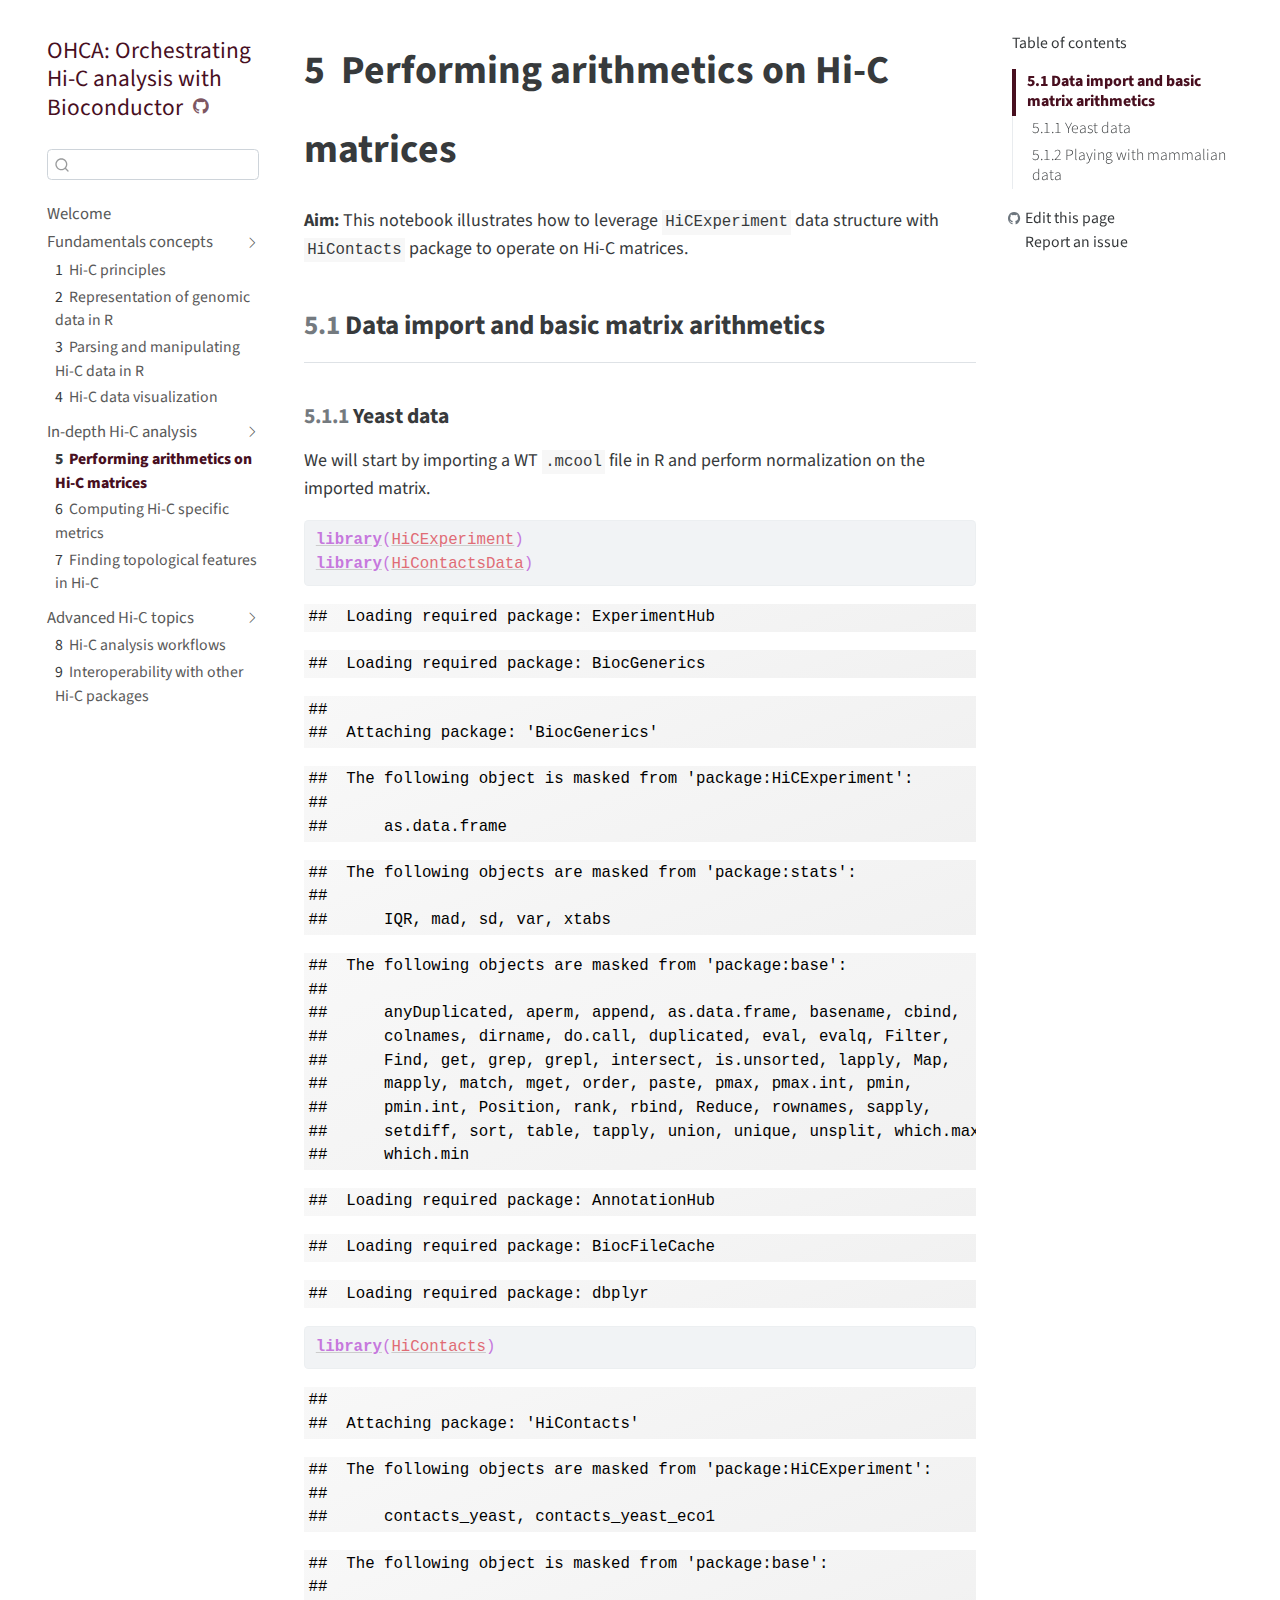
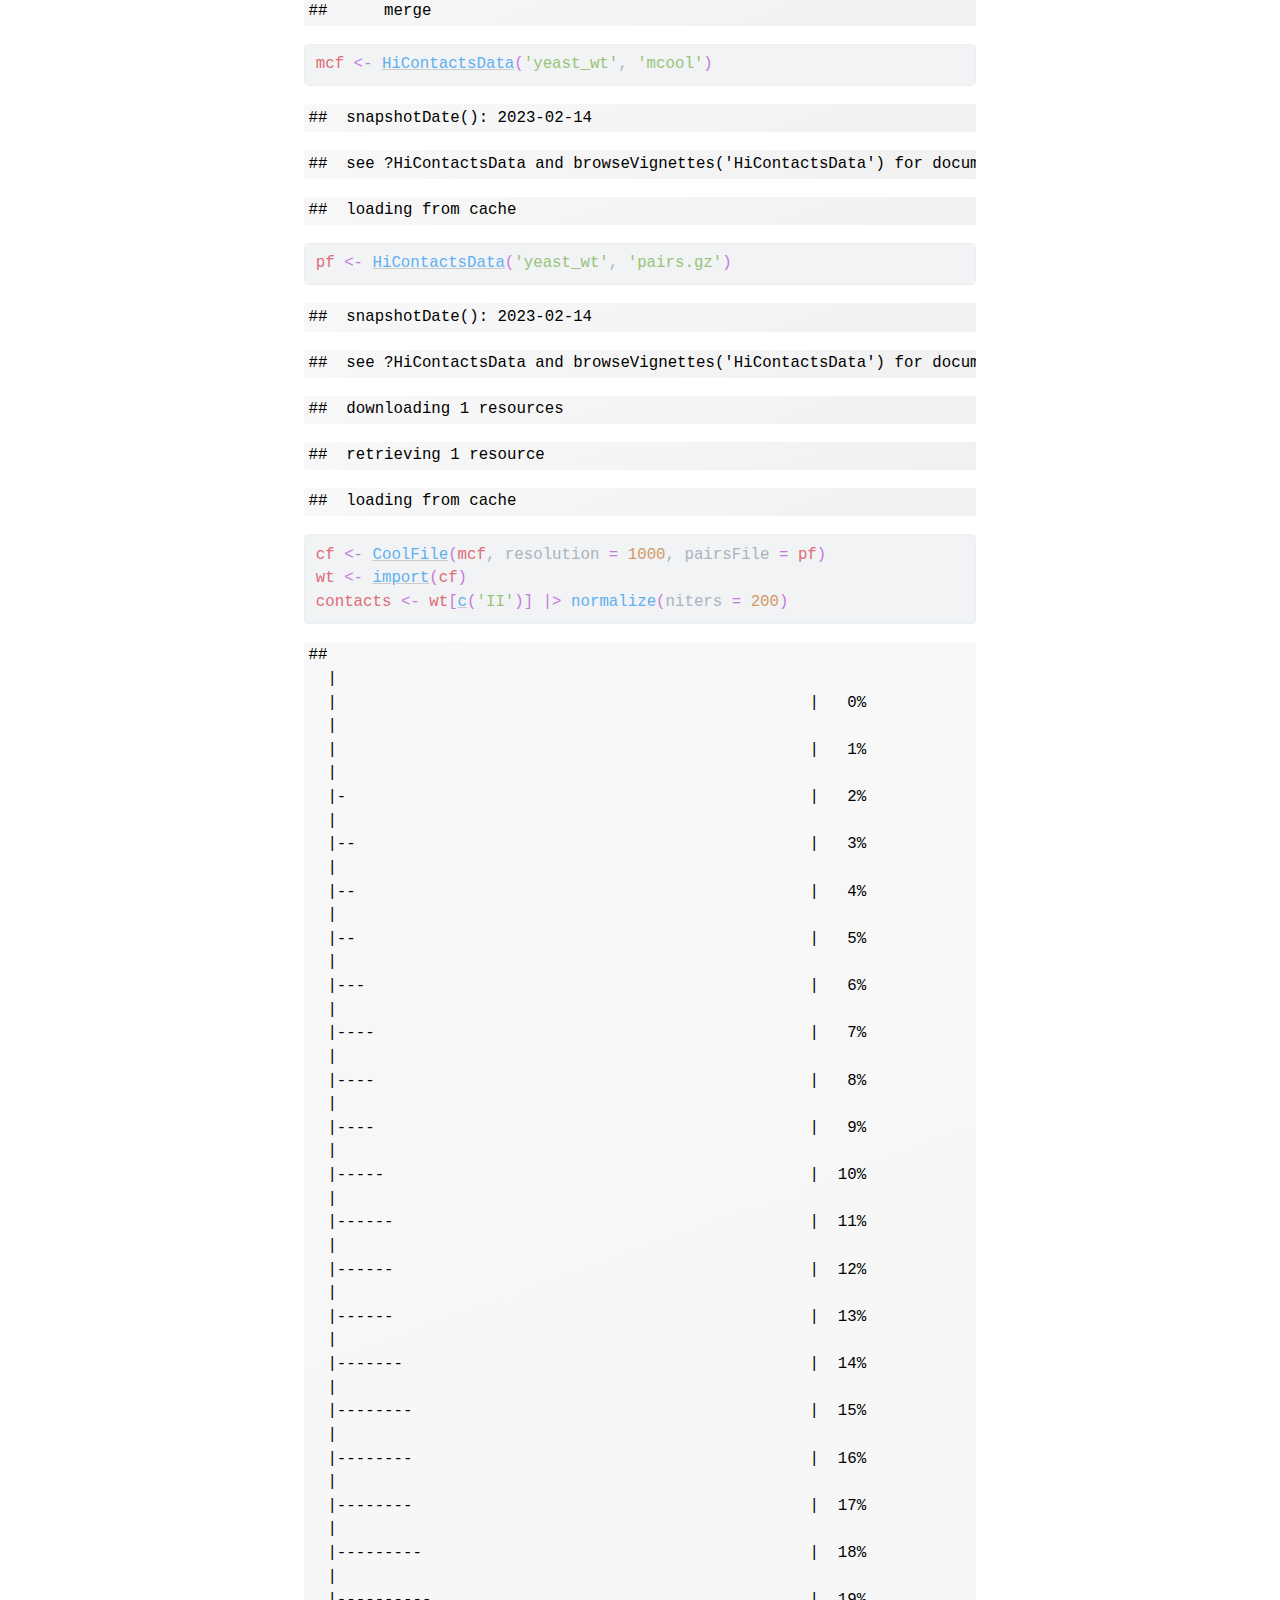
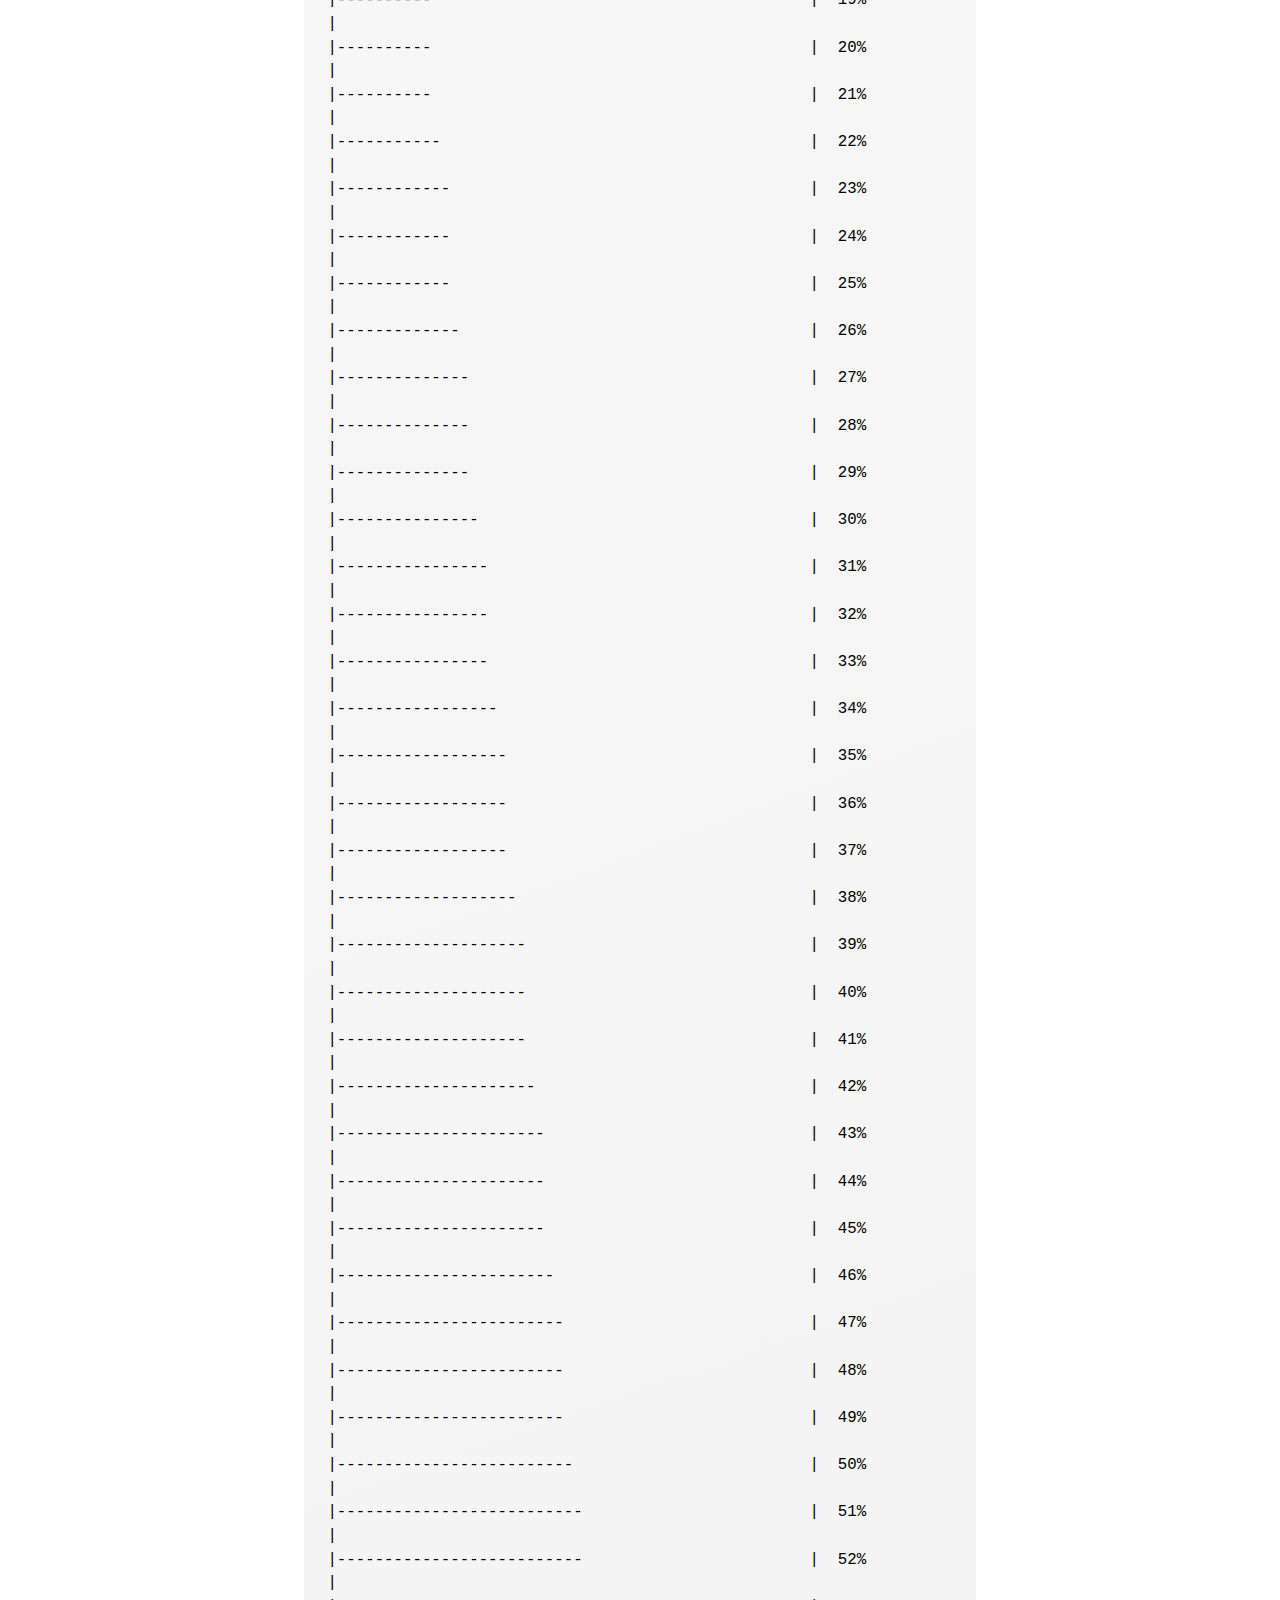
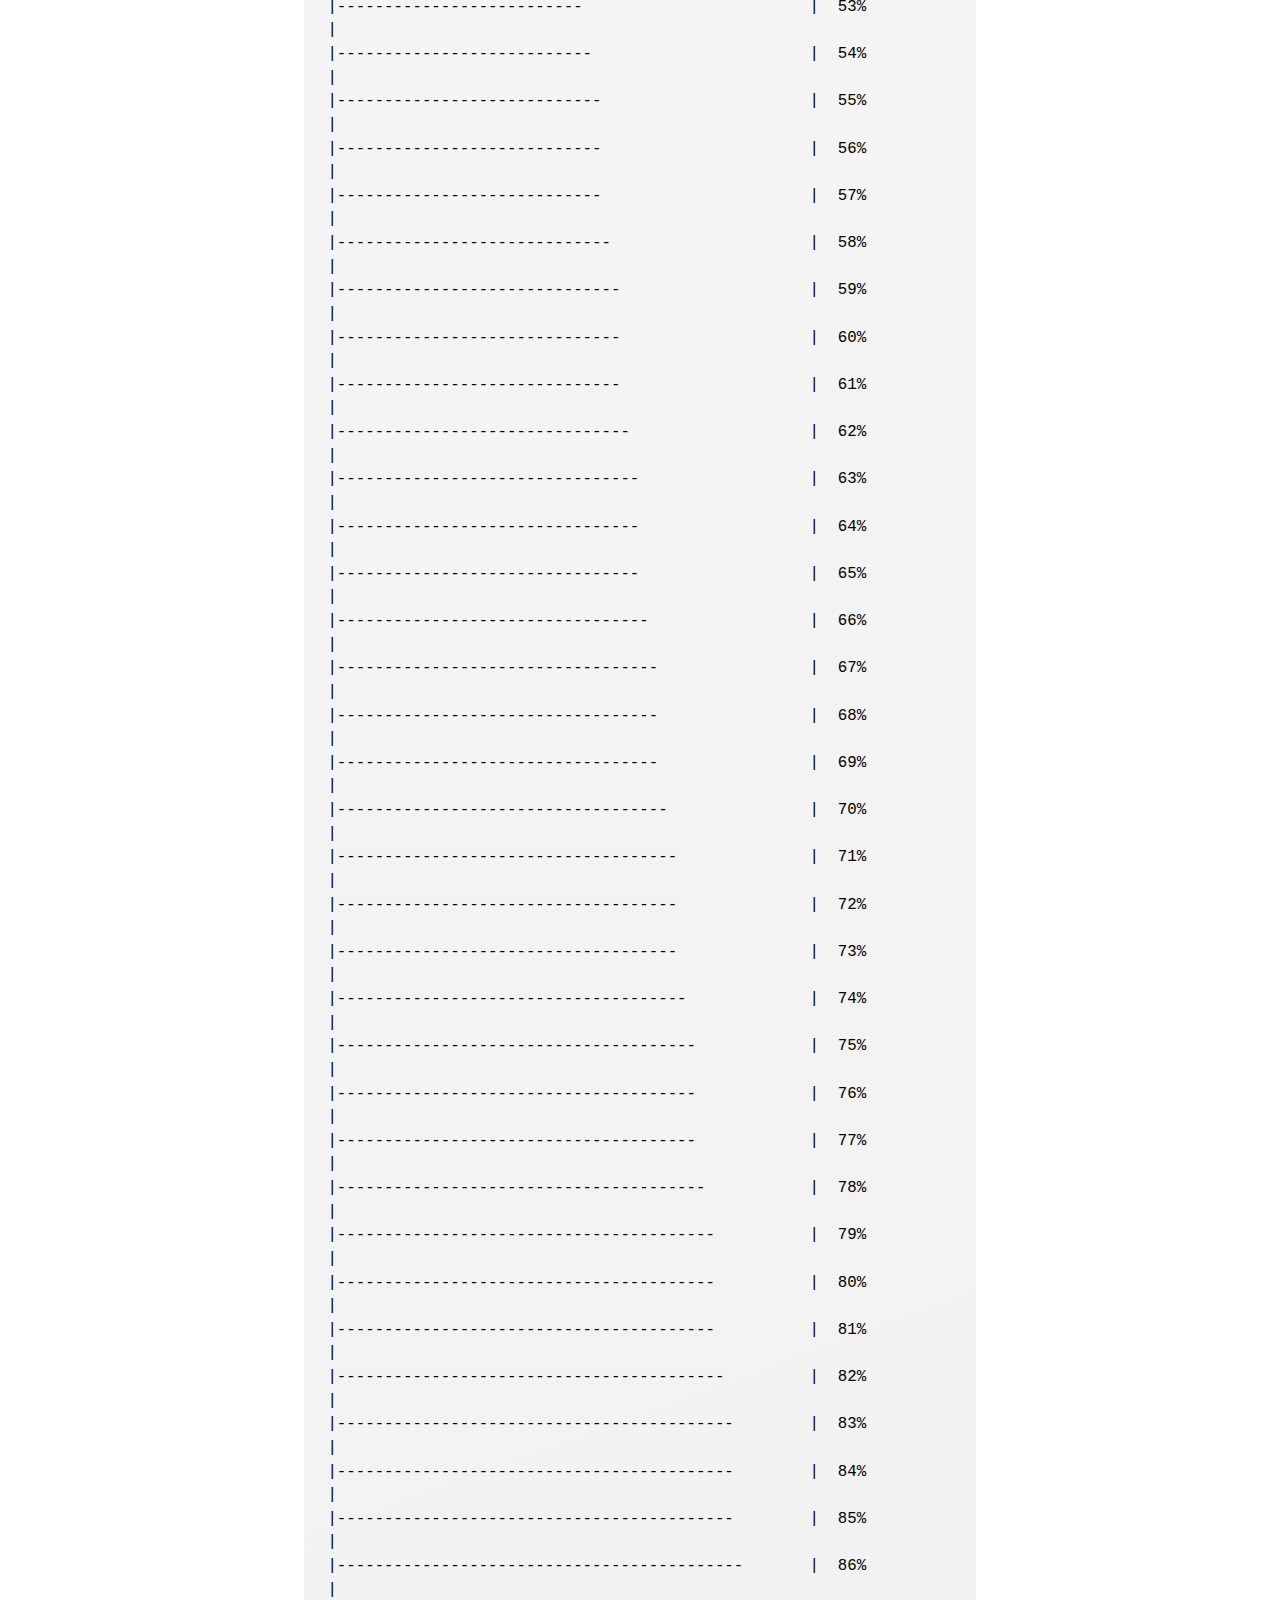
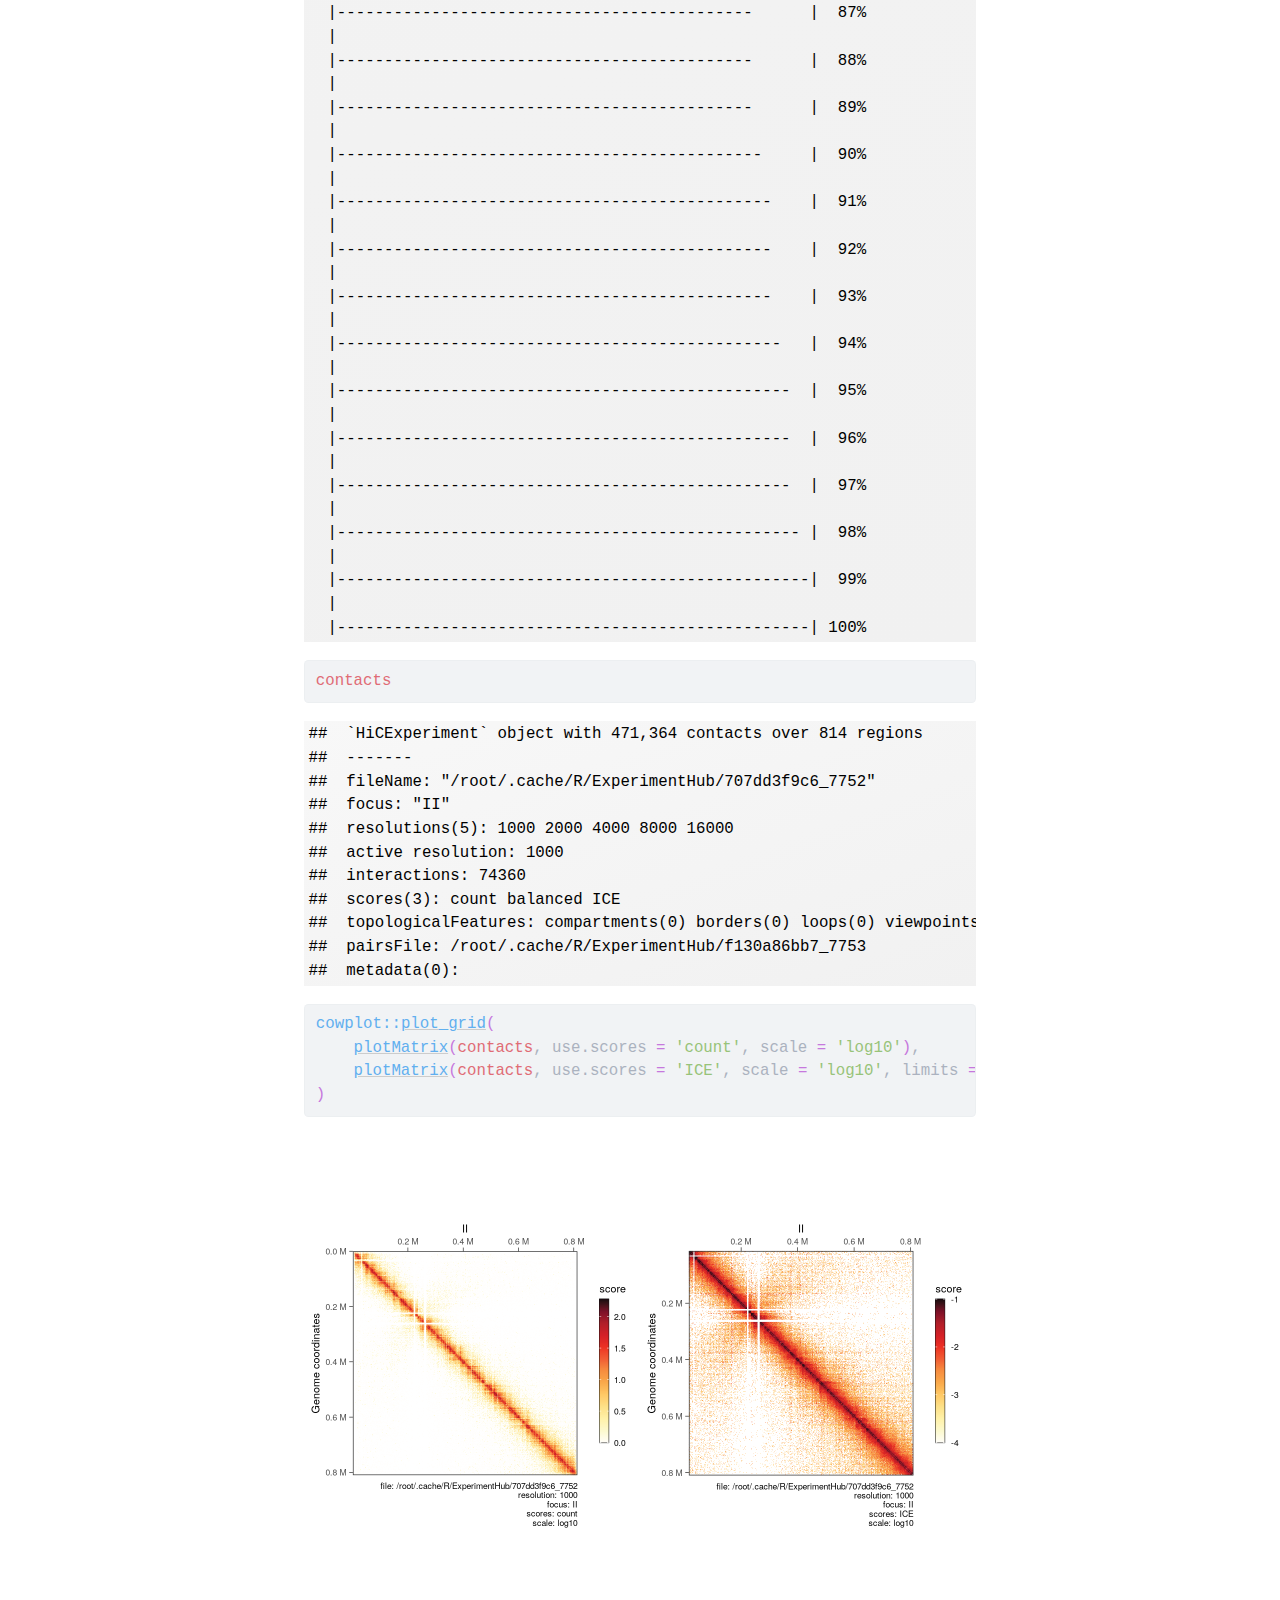
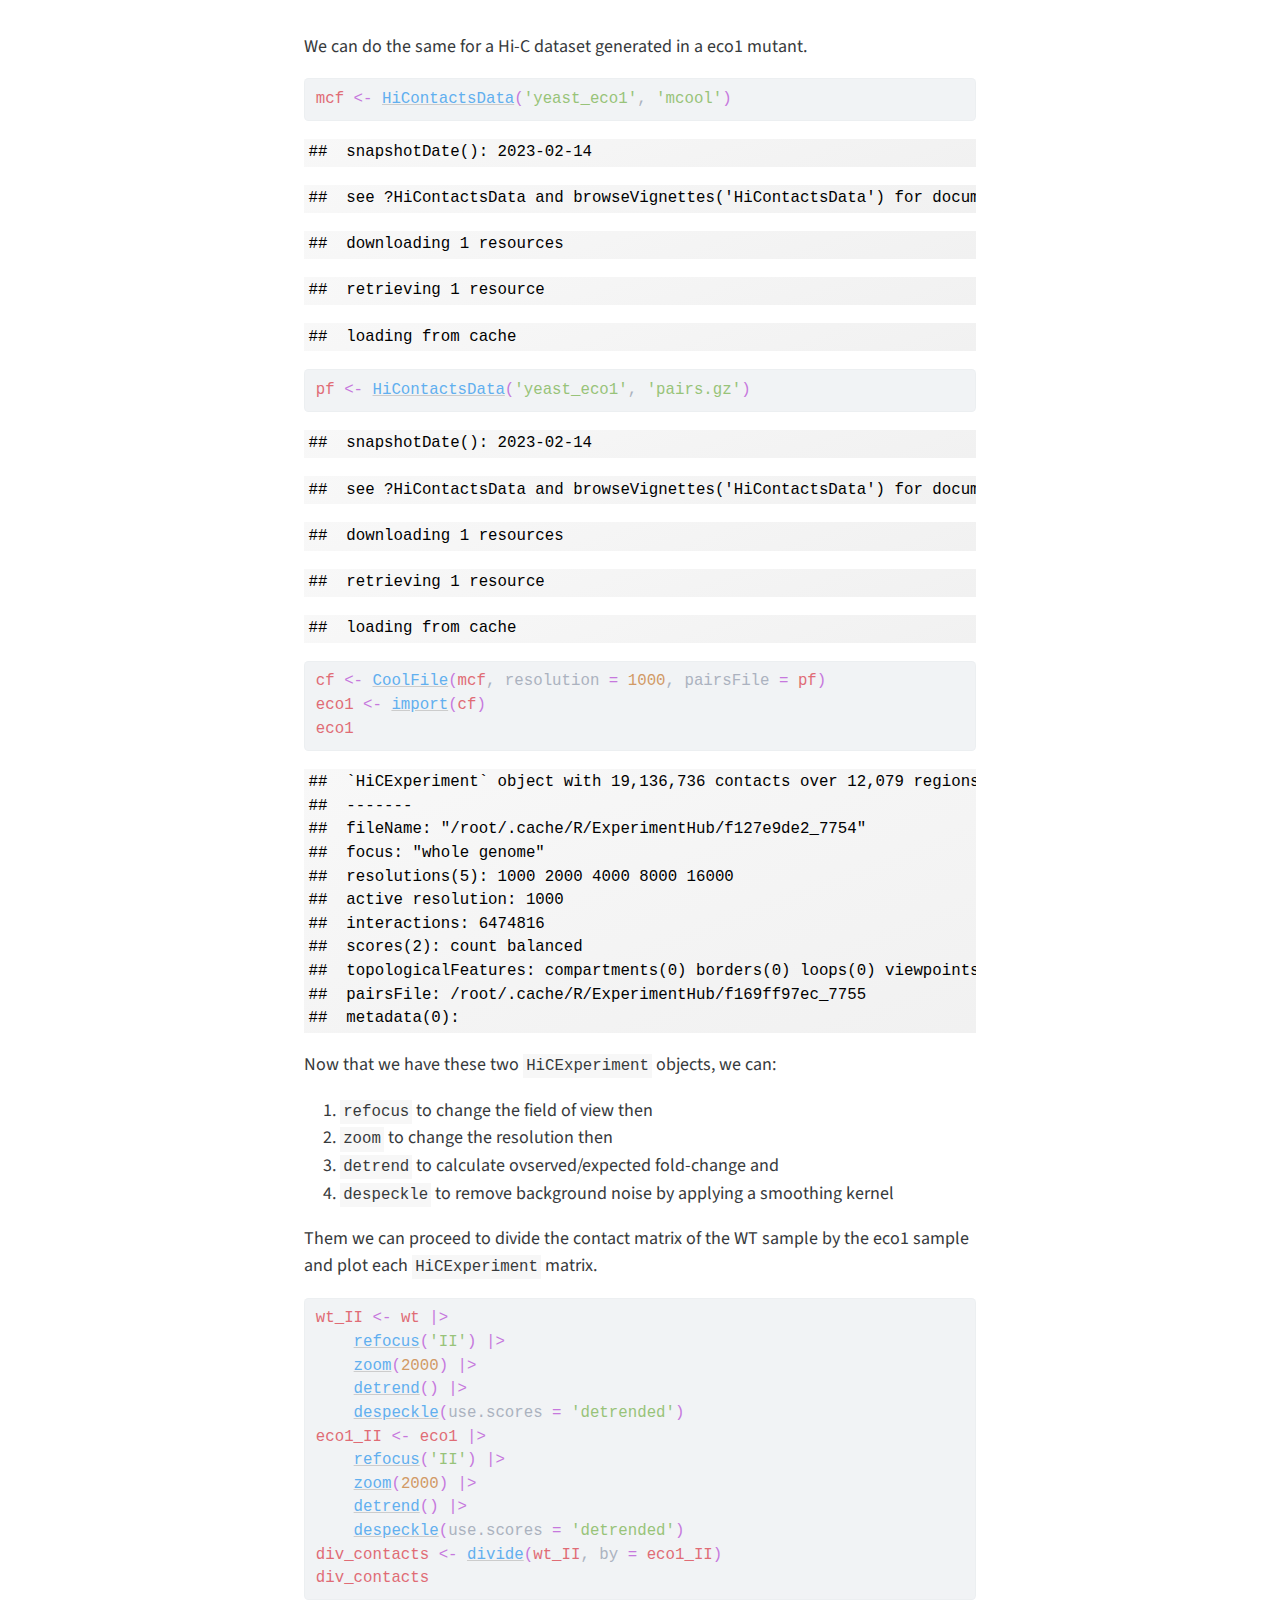
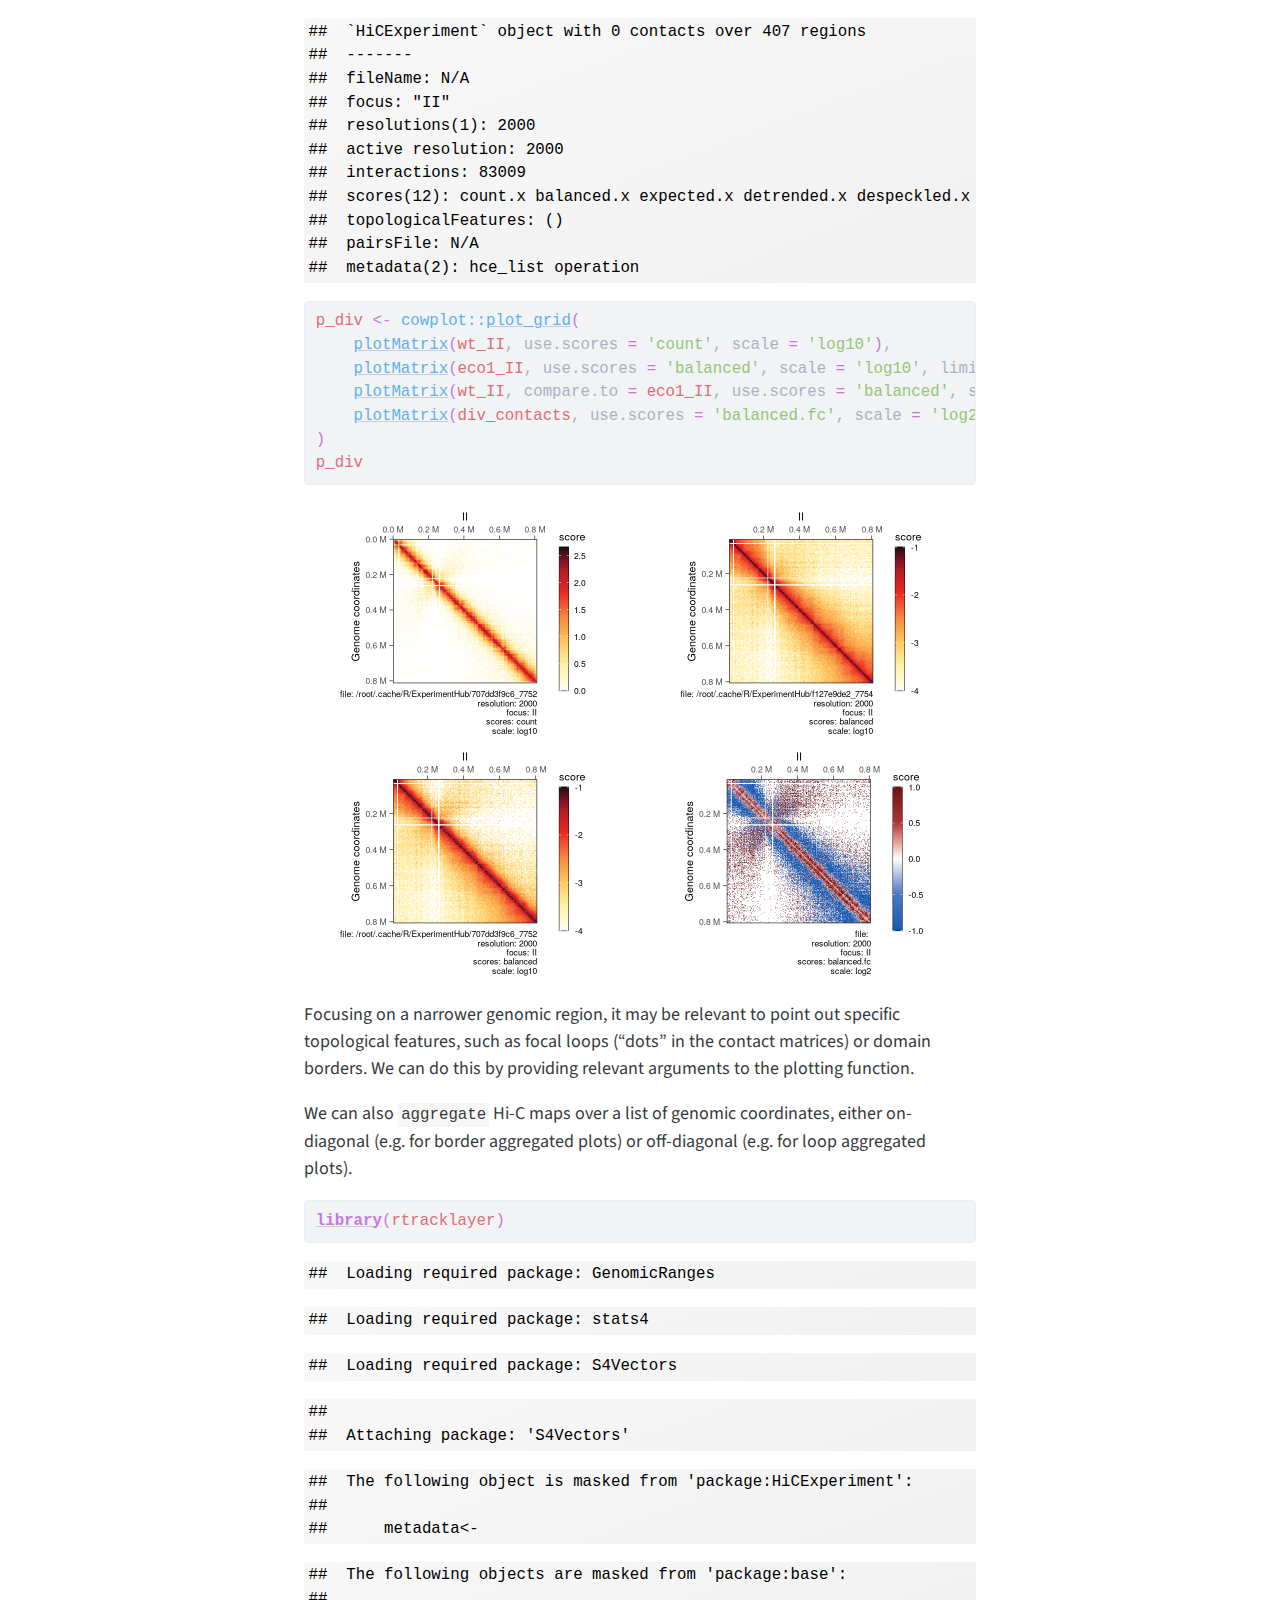
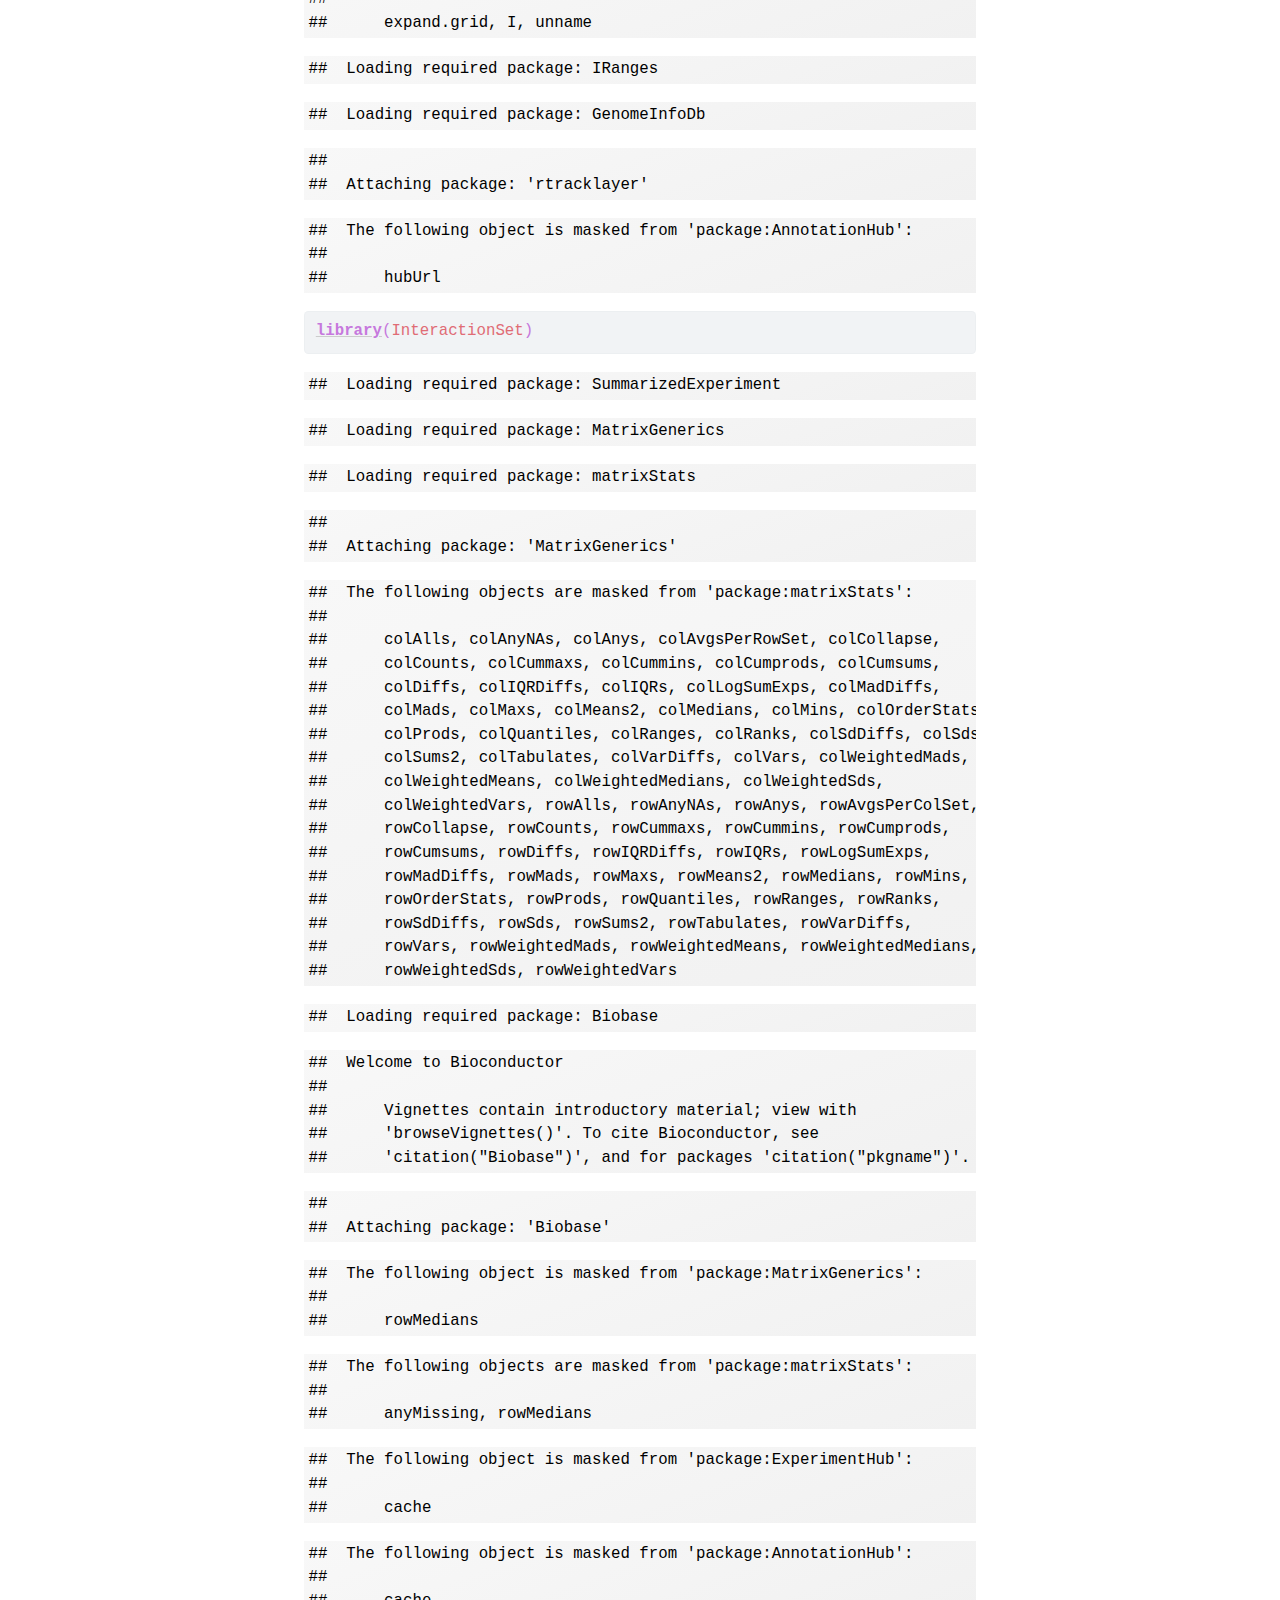
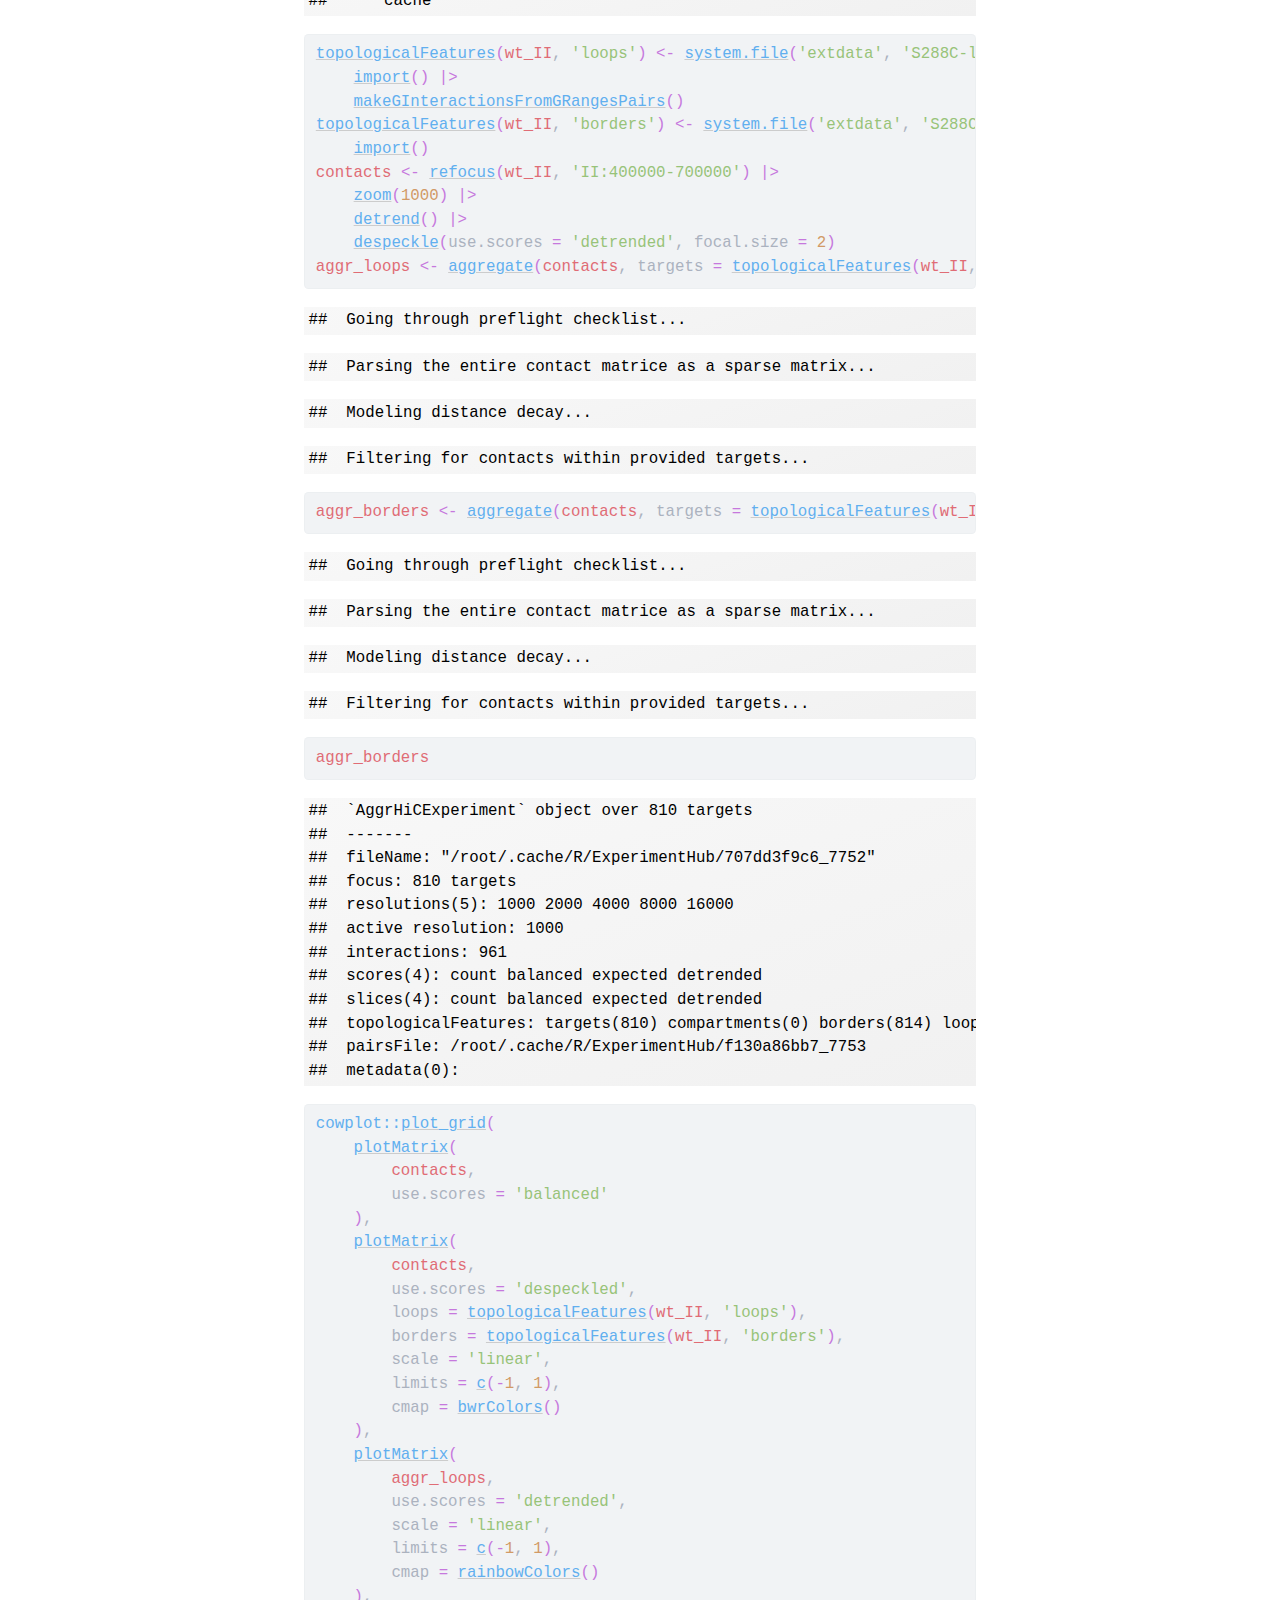
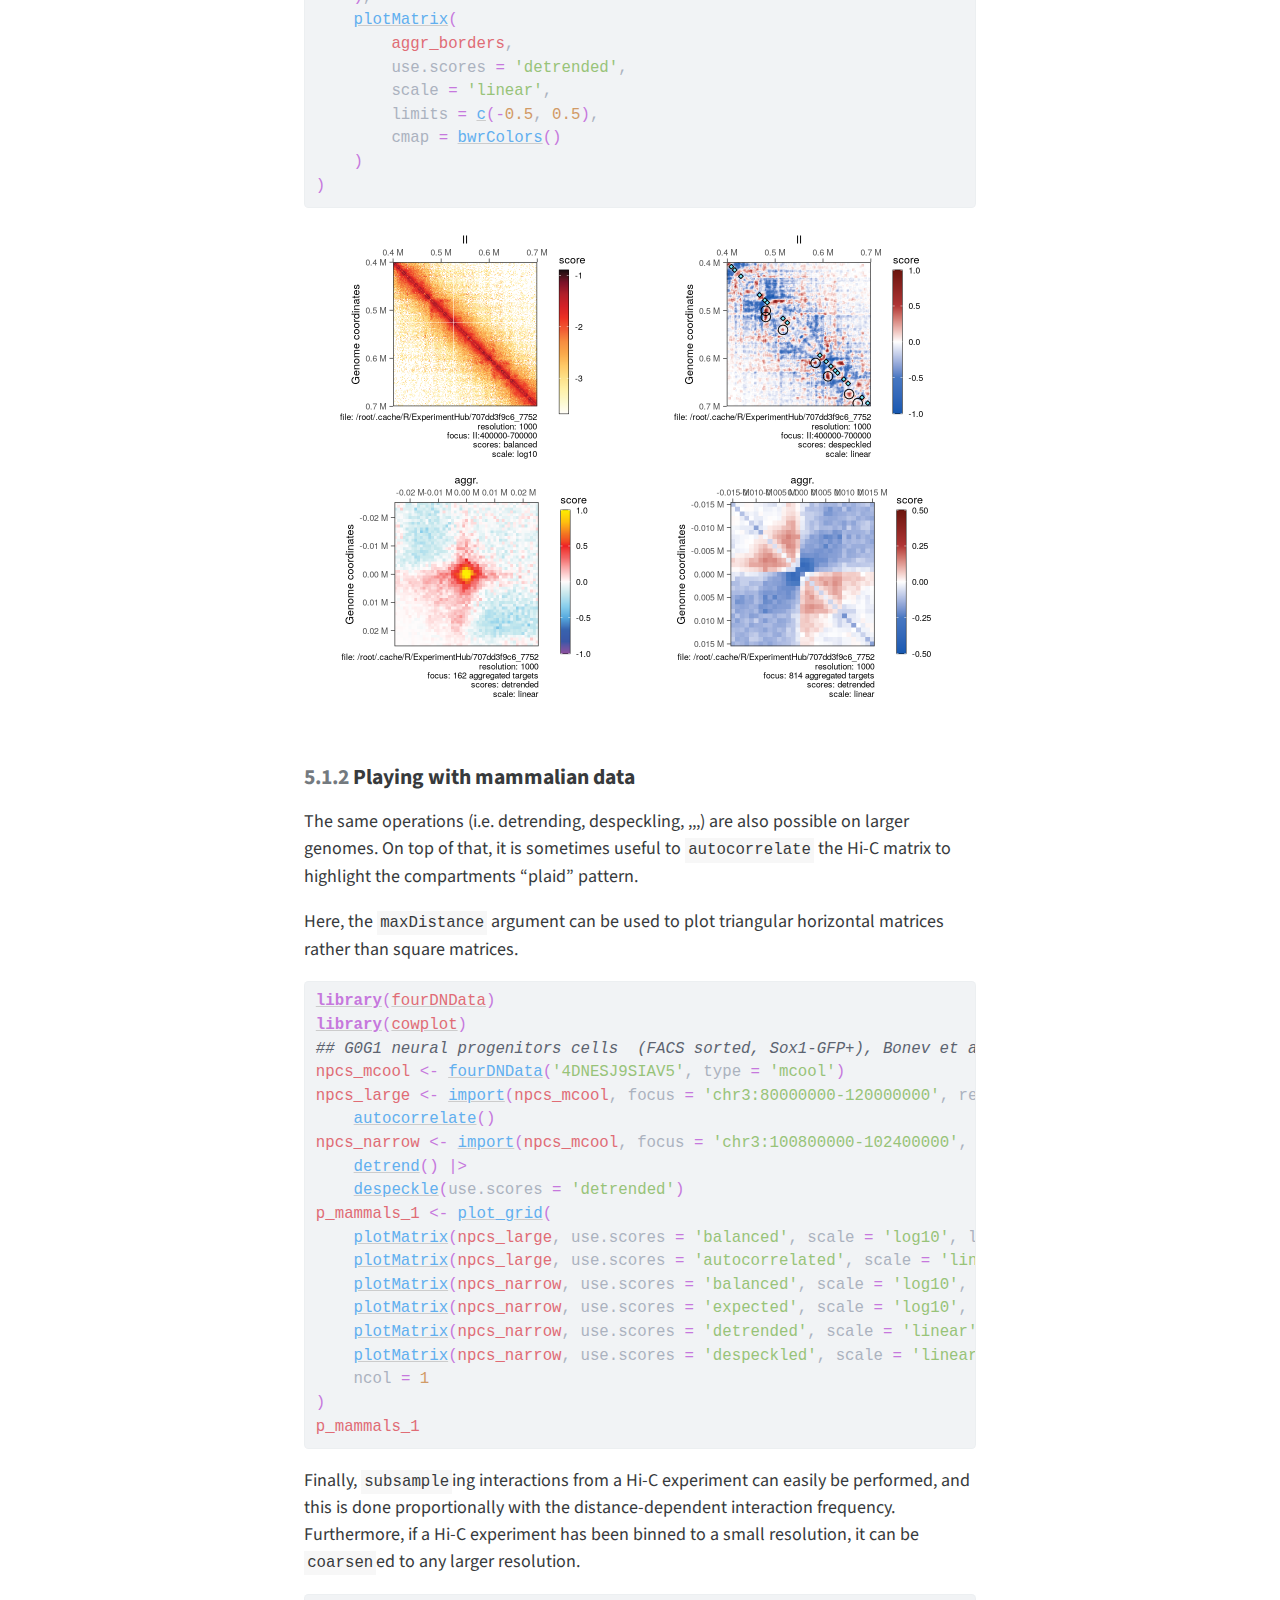
<file: arithmetics.html>
<!DOCTYPE html>
<html xmlns="http://www.w3.org/1999/xhtml" lang="en" xml:lang="en"><head>
<meta http-equiv="Content-Type" content="text/html; charset=UTF-8">
<meta charset="utf-8">
<meta name="generator" content="quarto-1.2.269">
<meta name="viewport" content="width=device-width, initial-scale=1.0, user-scalable=yes">
<meta name="author" content="Jacques Serizay">
<title>OHCA: Orchestrating Hi-C analysis with Bioconductor - 5&nbsp; Performing arithmetics on Hi-C matrices</title>
<style>
code{white-space: pre-wrap;}
span.smallcaps{font-variant: small-caps;}
div.columns{display: flex; gap: min(4vw, 1.5em);}
div.column{flex: auto; overflow-x: auto;}
div.hanging-indent{margin-left: 1.5em; text-indent: -1.5em;}
ul.task-list{list-style: none;}
ul.task-list li input[type="checkbox"] {
  width: 0.8em;
  margin: 0 0.8em 0.2em -1.6em;
  vertical-align: middle;
}
pre > code.sourceCode { white-space: pre; position: relative; }
pre > code.sourceCode > span { display: inline-block; line-height: 1.25; }
pre > code.sourceCode > span:empty { height: 1.2em; }
.sourceCode { overflow: visible; }
code.sourceCode > span { color: inherit; text-decoration: inherit; }
div.sourceCode { margin: 1em 0; }
pre.sourceCode { margin: 0; }
@media screen {
div.sourceCode { overflow: auto; }
}
@media print {
pre > code.sourceCode { white-space: pre-wrap; }
pre > code.sourceCode > span { text-indent: -5em; padding-left: 5em; }
}
pre.numberSource code
  { counter-reset: source-line 0; }
pre.numberSource code > span
  { position: relative; left: -4em; counter-increment: source-line; }
pre.numberSource code > span > a:first-child::before
  { content: counter(source-line);
    position: relative; left: -1em; text-align: right; vertical-align: baseline;
    border: none; display: inline-block;
    -webkit-touch-callout: none; -webkit-user-select: none;
    -khtml-user-select: none; -moz-user-select: none;
    -ms-user-select: none; user-select: none;
    padding: 0 4px; width: 4em;
    color: #aaaaaa;
  }
pre.numberSource { margin-left: 3em; border-left: 1px solid #aaaaaa;  padding-left: 4px; }
div.sourceCode
  {   }
@media screen {
pre > code.sourceCode > span > a:first-child::before { text-decoration: underline; }
}
code span.al { color: #ff0000; font-weight: bold; } /* Alert */
code span.an { color: #60a0b0; font-weight: bold; font-style: italic; } /* Annotation */
code span.at { color: #7d9029; } /* Attribute */
code span.bn { color: #40a070; } /* BaseN */
code span.bu { color: #008000; } /* BuiltIn */
code span.cf { color: #007020; font-weight: bold; } /* ControlFlow */
code span.ch { color: #4070a0; } /* Char */
code span.cn { color: #880000; } /* Constant */
code span.co { color: #60a0b0; font-style: italic; } /* Comment */
code span.cv { color: #60a0b0; font-weight: bold; font-style: italic; } /* CommentVar */
code span.do { color: #ba2121; font-style: italic; } /* Documentation */
code span.dt { color: #902000; } /* DataType */
code span.dv { color: #40a070; } /* DecVal */
code span.er { color: #ff0000; font-weight: bold; } /* Error */
code span.ex { } /* Extension */
code span.fl { color: #40a070; } /* Float */
code span.fu { color: #06287e; } /* Function */
code span.im { color: #008000; font-weight: bold; } /* Import */
code span.in { color: #60a0b0; font-weight: bold; font-style: italic; } /* Information */
code span.kw { color: #007020; font-weight: bold; } /* Keyword */
code span.op { color: #666666; } /* Operator */
code span.ot { color: #007020; } /* Other */
code span.pp { color: #bc7a00; } /* Preprocessor */
code span.sc { color: #4070a0; } /* SpecialChar */
code span.ss { color: #bb6688; } /* SpecialString */
code span.st { color: #4070a0; } /* String */
code span.va { color: #19177c; } /* Variable */
code span.vs { color: #4070a0; } /* VerbatimString */
code span.wa { color: #60a0b0; font-weight: bold; font-style: italic; } /* Warning */
</style>

<script src="site_libs/quarto-nav/quarto-nav.js"></script>
<script src="site_libs/quarto-nav/headroom.min.js"></script>
<script src="site_libs/clipboard/clipboard.min.js"></script>
<script src="site_libs/quarto-search/autocomplete.umd.js"></script>
<script src="site_libs/quarto-search/fuse.min.js"></script>
<script src="site_libs/quarto-search/quarto-search.js"></script>
<meta name="quarto:offset" content="./">
<link href="./metrics.html" rel="next">
<link href="./visualization.html" rel="prev">
<link href="./cover.jpg" rel="icon" type="image/jpeg">
<script src="site_libs/quarto-html/quarto.js"></script>
<script src="site_libs/quarto-html/popper.min.js"></script>
<script src="site_libs/quarto-html/tippy.umd.min.js"></script>
<script src="site_libs/quarto-html/anchor.min.js"></script>
<link href="site_libs/quarto-html/tippy.css" rel="stylesheet">
<link href="site_libs/quarto-html/quarto-syntax-highlighting.css" rel="stylesheet" id="quarto-text-highlighting-styles">
<script src="site_libs/bootstrap/bootstrap.min.js"></script>
<link href="site_libs/bootstrap/bootstrap-icons.css" rel="stylesheet">
<link href="site_libs/bootstrap/bootstrap.min.css" rel="stylesheet" id="quarto-bootstrap" data-mode="light"><script id="quarto-search-options" type="application/json">{
  "location": "sidebar",
  "copy-button": false,
  "collapse-after": 3,
  "panel-placement": "start",
  "type": "textbox",
  "limit": 20,
  "language": {
    "search-no-results-text": "No results",
    "search-matching-documents-text": "matching documents",
    "search-copy-link-title": "Copy link to search",
    "search-hide-matches-text": "Hide additional matches",
    "search-more-match-text": "more match in this document",
    "search-more-matches-text": "more matches in this document",
    "search-clear-button-title": "Clear",
    "search-detached-cancel-button-title": "Cancel",
    "search-submit-button-title": "Submit"
  }
}</script>
</head>
<body class="nav-sidebar floating">

<div id="quarto-search-results"></div>
  <header id="quarto-header" class="headroom fixed-top"><nav class="quarto-secondary-nav" data-bs-toggle="collapse" data-bs-target="#quarto-sidebar" aria-controls="quarto-sidebar" aria-expanded="false" aria-label="Toggle sidebar navigation" onclick="if (window.quartoToggleHeadroom) { window.quartoToggleHeadroom(); }"><div class="container-fluid d-flex justify-content-between">
      <h1 class="quarto-secondary-nav-title">
<span class="chapter-number">5</span>&nbsp; <span class="chapter-title">Performing arithmetics on Hi-C matrices</span>
</h1>
      <button type="button" class="quarto-btn-toggle btn" aria-label="Show secondary navigation">
        <i class="bi bi-chevron-right"></i>
      </button>
    </div>
  </nav></header><!-- content --><div id="quarto-content" class="quarto-container page-columns page-rows-contents page-layout-article">
<!-- sidebar -->
  <nav id="quarto-sidebar" class="sidebar collapse sidebar-navigation floating overflow-auto"><div class="pt-lg-2 mt-2 text-left sidebar-header">
    <div class="sidebar-title mb-0 py-0">
      <a href="./">OHCA: Orchestrating Hi-C analysis with Bioconductor</a> 
        <div class="sidebar-tools-main">
    <a href="https://github.com/js2264.OHCA/" title="Source Code" class="sidebar-tool px-1"><i class="bi bi-github"></i></a>
</div>
    </div>
      </div>
      <div class="mt-2 flex-shrink-0 align-items-center">
        <div class="sidebar-search">
        <div id="quarto-search" class="" title="Search"></div>
        </div>
      </div>
    <div class="sidebar-menu-container"> 
    <ul class="list-unstyled mt-1">
<li class="sidebar-item">
  <div class="sidebar-item-container"> 
  <a href="./index.html" class="sidebar-item-text sidebar-link">Welcome</a>
  </div>
</li>
        <li class="sidebar-item sidebar-item-section">
      <div class="sidebar-item-container"> 
            <a class="sidebar-item-text sidebar-link text-start" data-bs-toggle="collapse" data-bs-target="#quarto-sidebar-section-1" aria-expanded="true">Fundamentals concepts</a>
          <a class="sidebar-item-toggle text-start" data-bs-toggle="collapse" data-bs-target="#quarto-sidebar-section-1" aria-expanded="true">
            <i class="bi bi-chevron-right ms-2"></i>
          </a> 
      </div>
      <ul id="quarto-sidebar-section-1" class="collapse list-unstyled sidebar-section depth1 show">
<li class="sidebar-item">
  <div class="sidebar-item-container"> 
  <a href="./principles.html" class="sidebar-item-text sidebar-link"><span class="chapter-number">1</span>&nbsp; <span class="chapter-title">Hi-C principles</span></a>
  </div>
</li>
          <li class="sidebar-item">
  <div class="sidebar-item-container"> 
  <a href="./data-representation.html" class="sidebar-item-text sidebar-link"><span class="chapter-number">2</span>&nbsp; <span class="chapter-title">Representation of genomic data in R</span></a>
  </div>
</li>
          <li class="sidebar-item">
  <div class="sidebar-item-container"> 
  <a href="./parsing.html" class="sidebar-item-text sidebar-link"><span class="chapter-number">3</span>&nbsp; <span class="chapter-title">Parsing and manipulating Hi-C data in R</span></a>
  </div>
</li>
          <li class="sidebar-item">
  <div class="sidebar-item-container"> 
  <a href="./visualization.html" class="sidebar-item-text sidebar-link"><span class="chapter-number">4</span>&nbsp; <span class="chapter-title">Hi-C data visualization</span></a>
  </div>
</li>
      </ul>
</li>
        <li class="sidebar-item sidebar-item-section">
      <div class="sidebar-item-container"> 
            <a class="sidebar-item-text sidebar-link text-start" data-bs-toggle="collapse" data-bs-target="#quarto-sidebar-section-2" aria-expanded="true">In-depth Hi-C analysis</a>
          <a class="sidebar-item-toggle text-start" data-bs-toggle="collapse" data-bs-target="#quarto-sidebar-section-2" aria-expanded="true">
            <i class="bi bi-chevron-right ms-2"></i>
          </a> 
      </div>
      <ul id="quarto-sidebar-section-2" class="collapse list-unstyled sidebar-section depth1 show">
<li class="sidebar-item">
  <div class="sidebar-item-container"> 
  <a href="./arithmetics.html" class="sidebar-item-text sidebar-link active"><span class="chapter-number">5</span>&nbsp; <span class="chapter-title">Performing arithmetics on Hi-C matrices</span></a>
  </div>
</li>
          <li class="sidebar-item">
  <div class="sidebar-item-container"> 
  <a href="./metrics.html" class="sidebar-item-text sidebar-link"><span class="chapter-number">6</span>&nbsp; <span class="chapter-title">Computing Hi-C specific metrics</span></a>
  </div>
</li>
          <li class="sidebar-item">
  <div class="sidebar-item-container"> 
  <a href="./topological-features.html" class="sidebar-item-text sidebar-link"><span class="chapter-number">7</span>&nbsp; <span class="chapter-title">Finding topological features in Hi-C</span></a>
  </div>
</li>
      </ul>
</li>
        <li class="sidebar-item sidebar-item-section">
      <div class="sidebar-item-container"> 
            <a class="sidebar-item-text sidebar-link text-start" data-bs-toggle="collapse" data-bs-target="#quarto-sidebar-section-3" aria-expanded="true">Advanced Hi-C topics</a>
          <a class="sidebar-item-toggle text-start" data-bs-toggle="collapse" data-bs-target="#quarto-sidebar-section-3" aria-expanded="true">
            <i class="bi bi-chevron-right ms-2"></i>
          </a> 
      </div>
      <ul id="quarto-sidebar-section-3" class="collapse list-unstyled sidebar-section depth1 show">
<li class="sidebar-item">
  <div class="sidebar-item-container"> 
  <a href="./workflows.html" class="sidebar-item-text sidebar-link"><span class="chapter-number">8</span>&nbsp; <span class="chapter-title">Hi-C analysis workflows</span></a>
  </div>
</li>
          <li class="sidebar-item">
  <div class="sidebar-item-container"> 
  <a href="./interoperability.html" class="sidebar-item-text sidebar-link"><span class="chapter-number">9</span>&nbsp; <span class="chapter-title">Interoperability with other Hi-C packages</span></a>
  </div>
</li>
      </ul>
</li>
    </ul>
</div>
</nav><!-- margin-sidebar --><div id="quarto-margin-sidebar" class="sidebar margin-sidebar">
        <nav id="TOC" role="doc-toc" class="toc-active"><h2 id="toc-title">Table of contents</h2>
   
  <ul>
<li>
<a href="#data-import-and-basic-matrix-arithmetics" id="toc-data-import-and-basic-matrix-arithmetics" class="nav-link active" data-scroll-target="#data-import-and-basic-matrix-arithmetics"><span class="toc-section-number">5.1</span>  Data import and basic matrix arithmetics</a>
  <ul class="collapse">
<li><a href="#yeast-data" id="toc-yeast-data" class="nav-link" data-scroll-target="#yeast-data"><span class="toc-section-number">5.1.1</span>  Yeast data</a></li>
  <li><a href="#playing-with-mammalian-data" id="toc-playing-with-mammalian-data" class="nav-link" data-scroll-target="#playing-with-mammalian-data"><span class="toc-section-number">5.1.2</span>  Playing with mammalian data</a></li>
  </ul>
</li>
  </ul><div class="toc-actions"><div><i class="bi bi-github"></i></div><div class="action-links"><p><a href="https://github.com/js2264.OHCA/edit/main/arithmetics.qmd" class="toc-action">Edit this page</a></p><p><a href="https://github.com/js2264.OHCA/issues/new" class="toc-action">Report an issue</a></p></div></div></nav>
    </div>
<!-- main -->
<main class="content" id="quarto-document-content"><header id="title-block-header" class="quarto-title-block default"><div class="quarto-title">
<h1 class="title d-none d-lg-block">
<span class="chapter-number">5</span>&nbsp; <span class="chapter-title">Performing arithmetics on Hi-C matrices</span>
</h1>
</div>



<div class="quarto-title-meta">

    
  
    
  </div>
  

</header><div class="cell">

</div>
<p><strong>Aim:</strong> This notebook illustrates how to leverage <code>HiCExperiment</code> data structure with <code>HiContacts</code> package to operate on Hi-C matrices.</p>
<section id="data-import-and-basic-matrix-arithmetics" class="level2" data-number="5.1"><h2 data-number="5.1" class="anchored" data-anchor-id="data-import-and-basic-matrix-arithmetics">
<span class="header-section-number">5.1</span> Data import and basic matrix arithmetics</h2>
<section id="yeast-data" class="level3" data-number="5.1.1"><h3 data-number="5.1.1" class="anchored" data-anchor-id="yeast-data">
<span class="header-section-number">5.1.1</span> Yeast data</h3>
<p>We will start by importing a WT <code>.mcool</code> file in R and perform normalization on the imported matrix.</p>
<div class="cell" data-hash="arithmetics_cache/html/yeast_norm_c534ff9b0b7a926e55e58c298a299050">
<div class="sourceCode" id="cb1"><pre class="downlit sourceCode r code-with-copy"><code class="sourceCode R"><span><span class="kw"><a href="https://rdrr.io/r/base/library.html">library</a></span><span class="op">(</span><span class="va"><a href="https://github.com/js2264/HiCExperiment">HiCExperiment</a></span><span class="op">)</span></span>
<span><span class="kw"><a href="https://rdrr.io/r/base/library.html">library</a></span><span class="op">(</span><span class="va"><a href="https://github.com/js2264/HiContactsData">HiContactsData</a></span><span class="op">)</span></span></code><button title="Copy to Clipboard" class="code-copy-button"><i class="bi"></i></button></pre></div>
<div class="cell-output cell-output-stderr">
<pre><code>##  Loading required package: ExperimentHub</code></pre>
</div>
<div class="cell-output cell-output-stderr">
<pre><code>##  Loading required package: BiocGenerics</code></pre>
</div>
<div class="cell-output cell-output-stderr">
<pre><code>##  
##  Attaching package: 'BiocGenerics'</code></pre>
</div>
<div class="cell-output cell-output-stderr">
<pre><code>##  The following object is masked from 'package:HiCExperiment':
##  
##      as.data.frame</code></pre>
</div>
<div class="cell-output cell-output-stderr">
<pre><code>##  The following objects are masked from 'package:stats':
##  
##      IQR, mad, sd, var, xtabs</code></pre>
</div>
<div class="cell-output cell-output-stderr">
<pre><code>##  The following objects are masked from 'package:base':
##  
##      anyDuplicated, aperm, append, as.data.frame, basename, cbind,
##      colnames, dirname, do.call, duplicated, eval, evalq, Filter,
##      Find, get, grep, grepl, intersect, is.unsorted, lapply, Map,
##      mapply, match, mget, order, paste, pmax, pmax.int, pmin,
##      pmin.int, Position, rank, rbind, Reduce, rownames, sapply,
##      setdiff, sort, table, tapply, union, unique, unsplit, which.max,
##      which.min</code></pre>
</div>
<div class="cell-output cell-output-stderr">
<pre><code>##  Loading required package: AnnotationHub</code></pre>
</div>
<div class="cell-output cell-output-stderr">
<pre><code>##  Loading required package: BiocFileCache</code></pre>
</div>
<div class="cell-output cell-output-stderr">
<pre><code>##  Loading required package: dbplyr</code></pre>
</div>
<div class="sourceCode" id="cb11"><pre class="downlit sourceCode r code-with-copy"><code class="sourceCode R"><span><span class="kw"><a href="https://rdrr.io/r/base/library.html">library</a></span><span class="op">(</span><span class="va"><a href="https://github.com/js2264/HiContacts">HiContacts</a></span><span class="op">)</span></span></code><button title="Copy to Clipboard" class="code-copy-button"><i class="bi"></i></button></pre></div>
<div class="cell-output cell-output-stderr">
<pre><code>##  
##  Attaching package: 'HiContacts'</code></pre>
</div>
<div class="cell-output cell-output-stderr">
<pre><code>##  The following objects are masked from 'package:HiCExperiment':
##  
##      contacts_yeast, contacts_yeast_eco1</code></pre>
</div>
<div class="cell-output cell-output-stderr">
<pre><code>##  The following object is masked from 'package:base':
##  
##      merge</code></pre>
</div>
<div class="sourceCode" id="cb15"><pre class="downlit sourceCode r code-with-copy"><code class="sourceCode R"><span><span class="va">mcf</span> <span class="op">&lt;-</span> <span class="fu"><a href="https://rdrr.io/pkg/HiContactsData/man/HiContactsData.html">HiContactsData</a></span><span class="op">(</span><span class="st">'yeast_wt'</span>, <span class="st">'mcool'</span><span class="op">)</span></span></code><button title="Copy to Clipboard" class="code-copy-button"><i class="bi"></i></button></pre></div>
<div class="cell-output cell-output-stderr">
<pre><code>##  snapshotDate(): 2023-02-14</code></pre>
</div>
<div class="cell-output cell-output-stderr">
<pre><code>##  see ?HiContactsData and browseVignettes('HiContactsData') for documentation</code></pre>
</div>
<div class="cell-output cell-output-stderr">
<pre><code>##  loading from cache</code></pre>
</div>
<div class="sourceCode" id="cb19"><pre class="downlit sourceCode r code-with-copy"><code class="sourceCode R"><span><span class="va">pf</span> <span class="op">&lt;-</span> <span class="fu"><a href="https://rdrr.io/pkg/HiContactsData/man/HiContactsData.html">HiContactsData</a></span><span class="op">(</span><span class="st">'yeast_wt'</span>, <span class="st">'pairs.gz'</span><span class="op">)</span></span></code><button title="Copy to Clipboard" class="code-copy-button"><i class="bi"></i></button></pre></div>
<div class="cell-output cell-output-stderr">
<pre><code>##  snapshotDate(): 2023-02-14</code></pre>
</div>
<div class="cell-output cell-output-stderr">
<pre><code>##  see ?HiContactsData and browseVignettes('HiContactsData') for documentation</code></pre>
</div>
<div class="cell-output cell-output-stderr">
<pre><code>##  downloading 1 resources</code></pre>
</div>
<div class="cell-output cell-output-stderr">
<pre><code>##  retrieving 1 resource</code></pre>
</div>
<div class="cell-output cell-output-stderr">
<pre><code>##  loading from cache</code></pre>
</div>
<div class="sourceCode" id="cb25"><pre class="downlit sourceCode r code-with-copy"><code class="sourceCode R"><span><span class="va">cf</span> <span class="op">&lt;-</span> <span class="fu"><a href="https://rdrr.io/pkg/HiCExperiment/man/CoolFile-class.html">CoolFile</a></span><span class="op">(</span><span class="va">mcf</span>, resolution <span class="op">=</span> <span class="fl">1000</span>, pairsFile <span class="op">=</span> <span class="va">pf</span><span class="op">)</span></span>
<span><span class="va">wt</span> <span class="op">&lt;-</span> <span class="fu"><a href="https://rdrr.io/pkg/BiocIO/man/IO.html">import</a></span><span class="op">(</span><span class="va">cf</span><span class="op">)</span></span>
<span><span class="va">contacts</span> <span class="op">&lt;-</span> <span class="va">wt</span><span class="op">[</span><span class="fu"><a href="https://rdrr.io/r/base/c.html">c</a></span><span class="op">(</span><span class="st">'II'</span><span class="op">)</span><span class="op">]</span> <span class="op">|&gt;</span> <span class="fu">normalize</span><span class="op">(</span>niters <span class="op">=</span> <span class="fl">200</span><span class="op">)</span></span></code><button title="Copy to Clipboard" class="code-copy-button"><i class="bi"></i></button></pre></div>
<div class="cell-output cell-output-stdout">
<pre><code>##  
  |                                                        
  |                                                  |   0%
  |                                                        
  |                                                  |   1%
  |                                                        
  |-                                                 |   2%
  |                                                        
  |--                                                |   3%
  |                                                        
  |--                                                |   4%
  |                                                        
  |--                                                |   5%
  |                                                        
  |---                                               |   6%
  |                                                        
  |----                                              |   7%
  |                                                        
  |----                                              |   8%
  |                                                        
  |----                                              |   9%
  |                                                        
  |-----                                             |  10%
  |                                                        
  |------                                            |  11%
  |                                                        
  |------                                            |  12%
  |                                                        
  |------                                            |  13%
  |                                                        
  |-------                                           |  14%
  |                                                        
  |--------                                          |  15%
  |                                                        
  |--------                                          |  16%
  |                                                        
  |--------                                          |  17%
  |                                                        
  |---------                                         |  18%
  |                                                        
  |----------                                        |  19%
  |                                                        
  |----------                                        |  20%
  |                                                        
  |----------                                        |  21%
  |                                                        
  |-----------                                       |  22%
  |                                                        
  |------------                                      |  23%
  |                                                        
  |------------                                      |  24%
  |                                                        
  |------------                                      |  25%
  |                                                        
  |-------------                                     |  26%
  |                                                        
  |--------------                                    |  27%
  |                                                        
  |--------------                                    |  28%
  |                                                        
  |--------------                                    |  29%
  |                                                        
  |---------------                                   |  30%
  |                                                        
  |----------------                                  |  31%
  |                                                        
  |----------------                                  |  32%
  |                                                        
  |----------------                                  |  33%
  |                                                        
  |-----------------                                 |  34%
  |                                                        
  |------------------                                |  35%
  |                                                        
  |------------------                                |  36%
  |                                                        
  |------------------                                |  37%
  |                                                        
  |-------------------                               |  38%
  |                                                        
  |--------------------                              |  39%
  |                                                        
  |--------------------                              |  40%
  |                                                        
  |--------------------                              |  41%
  |                                                        
  |---------------------                             |  42%
  |                                                        
  |----------------------                            |  43%
  |                                                        
  |----------------------                            |  44%
  |                                                        
  |----------------------                            |  45%
  |                                                        
  |-----------------------                           |  46%
  |                                                        
  |------------------------                          |  47%
  |                                                        
  |------------------------                          |  48%
  |                                                        
  |------------------------                          |  49%
  |                                                        
  |-------------------------                         |  50%
  |                                                        
  |--------------------------                        |  51%
  |                                                        
  |--------------------------                        |  52%
  |                                                        
  |--------------------------                        |  53%
  |                                                        
  |---------------------------                       |  54%
  |                                                        
  |----------------------------                      |  55%
  |                                                        
  |----------------------------                      |  56%
  |                                                        
  |----------------------------                      |  57%
  |                                                        
  |-----------------------------                     |  58%
  |                                                        
  |------------------------------                    |  59%
  |                                                        
  |------------------------------                    |  60%
  |                                                        
  |------------------------------                    |  61%
  |                                                        
  |-------------------------------                   |  62%
  |                                                        
  |--------------------------------                  |  63%
  |                                                        
  |--------------------------------                  |  64%
  |                                                        
  |--------------------------------                  |  65%
  |                                                        
  |---------------------------------                 |  66%
  |                                                        
  |----------------------------------                |  67%
  |                                                        
  |----------------------------------                |  68%
  |                                                        
  |----------------------------------                |  69%
  |                                                        
  |-----------------------------------               |  70%
  |                                                        
  |------------------------------------              |  71%
  |                                                        
  |------------------------------------              |  72%
  |                                                        
  |------------------------------------              |  73%
  |                                                        
  |-------------------------------------             |  74%
  |                                                        
  |--------------------------------------            |  75%
  |                                                        
  |--------------------------------------            |  76%
  |                                                        
  |--------------------------------------            |  77%
  |                                                        
  |---------------------------------------           |  78%
  |                                                        
  |----------------------------------------          |  79%
  |                                                        
  |----------------------------------------          |  80%
  |                                                        
  |----------------------------------------          |  81%
  |                                                        
  |-----------------------------------------         |  82%
  |                                                        
  |------------------------------------------        |  83%
  |                                                        
  |------------------------------------------        |  84%
  |                                                        
  |------------------------------------------        |  85%
  |                                                        
  |-------------------------------------------       |  86%
  |                                                        
  |--------------------------------------------      |  87%
  |                                                        
  |--------------------------------------------      |  88%
  |                                                        
  |--------------------------------------------      |  89%
  |                                                        
  |---------------------------------------------     |  90%
  |                                                        
  |----------------------------------------------    |  91%
  |                                                        
  |----------------------------------------------    |  92%
  |                                                        
  |----------------------------------------------    |  93%
  |                                                        
  |-----------------------------------------------   |  94%
  |                                                        
  |------------------------------------------------  |  95%
  |                                                        
  |------------------------------------------------  |  96%
  |                                                        
  |------------------------------------------------  |  97%
  |                                                        
  |------------------------------------------------- |  98%
  |                                                        
  |--------------------------------------------------|  99%
  |                                                        
  |--------------------------------------------------| 100%</code></pre>
</div>
<div class="sourceCode" id="cb27"><pre class="downlit sourceCode r code-with-copy"><code class="sourceCode R"><span><span class="va">contacts</span></span></code><button title="Copy to Clipboard" class="code-copy-button"><i class="bi"></i></button></pre></div>
<div class="cell-output cell-output-stdout">
<pre><code>##  `HiCExperiment` object with 471,364 contacts over 814 regions 
##  -------
##  fileName: "/root/.cache/R/ExperimentHub/707dd3f9c6_7752" 
##  focus: "II" 
##  resolutions(5): 1000 2000 4000 8000 16000
##  active resolution: 1000 
##  interactions: 74360 
##  scores(3): count balanced ICE 
##  topologicalFeatures: compartments(0) borders(0) loops(0) viewpoints(0) 
##  pairsFile: /root/.cache/R/ExperimentHub/f130a86bb7_7753 
##  metadata(0):</code></pre>
</div>
<div class="sourceCode" id="cb29"><pre class="downlit sourceCode r code-with-copy"><code class="sourceCode R"><span><span class="fu">cowplot</span><span class="fu">::</span><span class="fu"><a href="https://wilkelab.org/cowplot/reference/plot_grid.html">plot_grid</a></span><span class="op">(</span></span>
<span>    <span class="fu"><a href="https://rdrr.io/pkg/HiContacts/man/plotMatrix.html">plotMatrix</a></span><span class="op">(</span><span class="va">contacts</span>, use.scores <span class="op">=</span> <span class="st">'count'</span>, scale <span class="op">=</span> <span class="st">'log10'</span><span class="op">)</span>,</span>
<span>    <span class="fu"><a href="https://rdrr.io/pkg/HiContacts/man/plotMatrix.html">plotMatrix</a></span><span class="op">(</span><span class="va">contacts</span>, use.scores <span class="op">=</span> <span class="st">'ICE'</span>, scale <span class="op">=</span> <span class="st">'log10'</span>, limits <span class="op">=</span> <span class="fu"><a href="https://rdrr.io/r/base/c.html">c</a></span><span class="op">(</span><span class="op">-</span><span class="fl">4</span>, <span class="op">-</span><span class="fl">1</span><span class="op">)</span><span class="op">)</span></span>
<span><span class="op">)</span></span></code><button title="Copy to Clipboard" class="code-copy-button"><i class="bi"></i></button></pre></div>
<div class="cell-output-display">
<p><img src="arithmetics_files/figure-html/yeast_norm-1.png" class="img-fluid" width="672"></p>
</div>
</div>
<p>We can do the same for a Hi-C dataset generated in a eco1 mutant.</p>
<div class="cell" data-hash="arithmetics_cache/html/yeast_merge_2eafddbeaf0ccb92bd1a01626202362f">
<div class="sourceCode" id="cb30"><pre class="downlit sourceCode r code-with-copy"><code class="sourceCode R"><span><span class="va">mcf</span> <span class="op">&lt;-</span> <span class="fu"><a href="https://rdrr.io/pkg/HiContactsData/man/HiContactsData.html">HiContactsData</a></span><span class="op">(</span><span class="st">'yeast_eco1'</span>, <span class="st">'mcool'</span><span class="op">)</span></span></code><button title="Copy to Clipboard" class="code-copy-button"><i class="bi"></i></button></pre></div>
<div class="cell-output cell-output-stderr">
<pre><code>##  snapshotDate(): 2023-02-14</code></pre>
</div>
<div class="cell-output cell-output-stderr">
<pre><code>##  see ?HiContactsData and browseVignettes('HiContactsData') for documentation</code></pre>
</div>
<div class="cell-output cell-output-stderr">
<pre><code>##  downloading 1 resources</code></pre>
</div>
<div class="cell-output cell-output-stderr">
<pre><code>##  retrieving 1 resource</code></pre>
</div>
<div class="cell-output cell-output-stderr">
<pre><code>##  loading from cache</code></pre>
</div>
<div class="sourceCode" id="cb36"><pre class="downlit sourceCode r code-with-copy"><code class="sourceCode R"><span><span class="va">pf</span> <span class="op">&lt;-</span> <span class="fu"><a href="https://rdrr.io/pkg/HiContactsData/man/HiContactsData.html">HiContactsData</a></span><span class="op">(</span><span class="st">'yeast_eco1'</span>, <span class="st">'pairs.gz'</span><span class="op">)</span></span></code><button title="Copy to Clipboard" class="code-copy-button"><i class="bi"></i></button></pre></div>
<div class="cell-output cell-output-stderr">
<pre><code>##  snapshotDate(): 2023-02-14</code></pre>
</div>
<div class="cell-output cell-output-stderr">
<pre><code>##  see ?HiContactsData and browseVignettes('HiContactsData') for documentation</code></pre>
</div>
<div class="cell-output cell-output-stderr">
<pre><code>##  downloading 1 resources</code></pre>
</div>
<div class="cell-output cell-output-stderr">
<pre><code>##  retrieving 1 resource</code></pre>
</div>
<div class="cell-output cell-output-stderr">
<pre><code>##  loading from cache</code></pre>
</div>
<div class="sourceCode" id="cb42"><pre class="downlit sourceCode r code-with-copy"><code class="sourceCode R"><span><span class="va">cf</span> <span class="op">&lt;-</span> <span class="fu"><a href="https://rdrr.io/pkg/HiCExperiment/man/CoolFile-class.html">CoolFile</a></span><span class="op">(</span><span class="va">mcf</span>, resolution <span class="op">=</span> <span class="fl">1000</span>, pairsFile <span class="op">=</span> <span class="va">pf</span><span class="op">)</span></span>
<span><span class="va">eco1</span> <span class="op">&lt;-</span> <span class="fu"><a href="https://rdrr.io/pkg/BiocIO/man/IO.html">import</a></span><span class="op">(</span><span class="va">cf</span><span class="op">)</span></span>
<span><span class="va">eco1</span></span></code><button title="Copy to Clipboard" class="code-copy-button"><i class="bi"></i></button></pre></div>
<div class="cell-output cell-output-stdout">
<pre><code>##  `HiCExperiment` object with 19,136,736 contacts over 12,079 regions 
##  -------
##  fileName: "/root/.cache/R/ExperimentHub/f127e9de2_7754" 
##  focus: "whole genome" 
##  resolutions(5): 1000 2000 4000 8000 16000
##  active resolution: 1000 
##  interactions: 6474816 
##  scores(2): count balanced 
##  topologicalFeatures: compartments(0) borders(0) loops(0) viewpoints(0) 
##  pairsFile: /root/.cache/R/ExperimentHub/f169ff97ec_7755 
##  metadata(0):</code></pre>
</div>
</div>
<p>Now that we have these two <code>HiCExperiment</code> objects, we can:</p>
<ol type="1">
<li>
<code>refocus</code> to change the field of view then</li>
<li>
<code>zoom</code> to change the resolution then</li>
<li>
<code>detrend</code> to calculate ovserved/expected fold-change and</li>
<li>
<code>despeckle</code> to remove background noise by applying a smoothing kernel</li>
</ol>
<p>Them we can proceed to divide the contact matrix of the WT sample by the eco1 sample and plot each <code>HiCExperiment</code> matrix.</p>
<div class="cell" data-hash="arithmetics_cache/html/yeast_divide_7694217e65ce4aed20bfa9f3bde06776">
<div class="sourceCode" id="cb44"><pre class="downlit sourceCode r code-with-copy"><code class="sourceCode R"><span><span class="va">wt_II</span> <span class="op">&lt;-</span> <span class="va">wt</span> <span class="op">|&gt;</span> </span>
<span>    <span class="fu"><a href="https://rdrr.io/pkg/HiCExperiment/man/AllGenerics.html">refocus</a></span><span class="op">(</span><span class="st">'II'</span><span class="op">)</span> <span class="op">|&gt;</span> </span>
<span>    <span class="fu"><a href="https://rdrr.io/pkg/HiCExperiment/man/AllGenerics.html">zoom</a></span><span class="op">(</span><span class="fl">2000</span><span class="op">)</span> <span class="op">|&gt;</span> </span>
<span>    <span class="fu"><a href="https://rdrr.io/pkg/HiContacts/man/arithmetics.html">detrend</a></span><span class="op">(</span><span class="op">)</span> <span class="op">|&gt;</span> </span>
<span>    <span class="fu"><a href="https://rdrr.io/pkg/HiContacts/man/arithmetics.html">despeckle</a></span><span class="op">(</span>use.scores <span class="op">=</span> <span class="st">'detrended'</span><span class="op">)</span></span>
<span><span class="va">eco1_II</span> <span class="op">&lt;-</span> <span class="va">eco1</span> <span class="op">|&gt;</span> </span>
<span>    <span class="fu"><a href="https://rdrr.io/pkg/HiCExperiment/man/AllGenerics.html">refocus</a></span><span class="op">(</span><span class="st">'II'</span><span class="op">)</span> <span class="op">|&gt;</span> </span>
<span>    <span class="fu"><a href="https://rdrr.io/pkg/HiCExperiment/man/AllGenerics.html">zoom</a></span><span class="op">(</span><span class="fl">2000</span><span class="op">)</span> <span class="op">|&gt;</span> </span>
<span>    <span class="fu"><a href="https://rdrr.io/pkg/HiContacts/man/arithmetics.html">detrend</a></span><span class="op">(</span><span class="op">)</span> <span class="op">|&gt;</span> </span>
<span>    <span class="fu"><a href="https://rdrr.io/pkg/HiContacts/man/arithmetics.html">despeckle</a></span><span class="op">(</span>use.scores <span class="op">=</span> <span class="st">'detrended'</span><span class="op">)</span></span>
<span><span class="va">div_contacts</span> <span class="op">&lt;-</span> <span class="fu"><a href="https://rdrr.io/pkg/HiContacts/man/arithmetics.html">divide</a></span><span class="op">(</span><span class="va">wt_II</span>, by <span class="op">=</span> <span class="va">eco1_II</span><span class="op">)</span> </span>
<span><span class="va">div_contacts</span></span></code><button title="Copy to Clipboard" class="code-copy-button"><i class="bi"></i></button></pre></div>
<div class="cell-output cell-output-stdout">
<pre><code>##  `HiCExperiment` object with 0 contacts over 407 regions 
##  -------
##  fileName: N/A 
##  focus: "II" 
##  resolutions(1): 2000
##  active resolution: 2000 
##  interactions: 83009 
##  scores(12): count.x balanced.x expected.x detrended.x despeckled.x count.by balanced.by expected.by detrended.by despeckled.by balanced.fc balanced.l2fc 
##  topologicalFeatures: () 
##  pairsFile: N/A 
##  metadata(2): hce_list operation</code></pre>
</div>
<div class="sourceCode" id="cb46"><pre class="downlit sourceCode r code-with-copy"><code class="sourceCode R"><span><span class="va">p_div</span> <span class="op">&lt;-</span> <span class="fu">cowplot</span><span class="fu">::</span><span class="fu"><a href="https://wilkelab.org/cowplot/reference/plot_grid.html">plot_grid</a></span><span class="op">(</span></span>
<span>    <span class="fu"><a href="https://rdrr.io/pkg/HiContacts/man/plotMatrix.html">plotMatrix</a></span><span class="op">(</span><span class="va">wt_II</span>, use.scores <span class="op">=</span> <span class="st">'count'</span>, scale <span class="op">=</span> <span class="st">'log10'</span><span class="op">)</span>, </span>
<span>    <span class="fu"><a href="https://rdrr.io/pkg/HiContacts/man/plotMatrix.html">plotMatrix</a></span><span class="op">(</span><span class="va">eco1_II</span>, use.scores <span class="op">=</span> <span class="st">'balanced'</span>, scale <span class="op">=</span> <span class="st">'log10'</span>, limits <span class="op">=</span> <span class="fu"><a href="https://rdrr.io/r/base/c.html">c</a></span><span class="op">(</span><span class="op">-</span><span class="fl">4</span>, <span class="op">-</span><span class="fl">1</span><span class="op">)</span><span class="op">)</span>, </span>
<span>    <span class="fu"><a href="https://rdrr.io/pkg/HiContacts/man/plotMatrix.html">plotMatrix</a></span><span class="op">(</span><span class="va">wt_II</span>, compare.to <span class="op">=</span> <span class="va">eco1_II</span>, use.scores <span class="op">=</span> <span class="st">'balanced'</span>, scale <span class="op">=</span> <span class="st">'log10'</span>, limits <span class="op">=</span> <span class="fu"><a href="https://rdrr.io/r/base/c.html">c</a></span><span class="op">(</span><span class="op">-</span><span class="fl">4</span>, <span class="op">-</span><span class="fl">1</span><span class="op">)</span><span class="op">)</span>, </span>
<span>    <span class="fu"><a href="https://rdrr.io/pkg/HiContacts/man/plotMatrix.html">plotMatrix</a></span><span class="op">(</span><span class="va">div_contacts</span>, use.scores <span class="op">=</span> <span class="st">'balanced.fc'</span>, scale <span class="op">=</span> <span class="st">'log2'</span>, limits <span class="op">=</span> <span class="fu"><a href="https://rdrr.io/r/base/c.html">c</a></span><span class="op">(</span><span class="op">-</span><span class="fl">1</span>, <span class="fl">1</span><span class="op">)</span>, cmap <span class="op">=</span> <span class="fu"><a href="https://rdrr.io/pkg/HiContacts/man/palettes.html">bwrColors</a></span><span class="op">(</span><span class="op">)</span><span class="op">)</span></span>
<span><span class="op">)</span></span>
<span><span class="va">p_div</span></span></code><button title="Copy to Clipboard" class="code-copy-button"><i class="bi"></i></button></pre></div>
<div class="cell-output-display">
<p><img src="arithmetics_files/figure-html/yeast_divide-1.png" class="img-fluid" width="672"></p>
</div>
</div>
<p>Focusing on a narrower genomic region, it may be relevant to point out specific topological features, such as focal loops (“dots” in the contact matrices) or domain borders. We can do this by providing relevant arguments to the plotting function.</p>
<p>We can also <code>aggregate</code> Hi-C maps over a list of genomic coordinates, either on-diagonal (e.g.&nbsp;for border aggregated plots) or off-diagonal (e.g.&nbsp;for loop aggregated plots).</p>
<div class="cell" data-hash="arithmetics_cache/html/yeast_detrend_41934e93dc98e66d41000e745f360af9">
<div class="sourceCode" id="cb47"><pre class="downlit sourceCode r code-with-copy"><code class="sourceCode R"><span><span class="kw"><a href="https://rdrr.io/r/base/library.html">library</a></span><span class="op">(</span><span class="va">rtracklayer</span><span class="op">)</span></span></code><button title="Copy to Clipboard" class="code-copy-button"><i class="bi"></i></button></pre></div>
<div class="cell-output cell-output-stderr">
<pre><code>##  Loading required package: GenomicRanges</code></pre>
</div>
<div class="cell-output cell-output-stderr">
<pre><code>##  Loading required package: stats4</code></pre>
</div>
<div class="cell-output cell-output-stderr">
<pre><code>##  Loading required package: S4Vectors</code></pre>
</div>
<div class="cell-output cell-output-stderr">
<pre><code>##  
##  Attaching package: 'S4Vectors'</code></pre>
</div>
<div class="cell-output cell-output-stderr">
<pre><code>##  The following object is masked from 'package:HiCExperiment':
##  
##      metadata&lt;-</code></pre>
</div>
<div class="cell-output cell-output-stderr">
<pre><code>##  The following objects are masked from 'package:base':
##  
##      expand.grid, I, unname</code></pre>
</div>
<div class="cell-output cell-output-stderr">
<pre><code>##  Loading required package: IRanges</code></pre>
</div>
<div class="cell-output cell-output-stderr">
<pre><code>##  Loading required package: GenomeInfoDb</code></pre>
</div>
<div class="cell-output cell-output-stderr">
<pre><code>##  
##  Attaching package: 'rtracklayer'</code></pre>
</div>
<div class="cell-output cell-output-stderr">
<pre><code>##  The following object is masked from 'package:AnnotationHub':
##  
##      hubUrl</code></pre>
</div>
<div class="sourceCode" id="cb58"><pre class="downlit sourceCode r code-with-copy"><code class="sourceCode R"><span><span class="kw"><a href="https://rdrr.io/r/base/library.html">library</a></span><span class="op">(</span><span class="va">InteractionSet</span><span class="op">)</span></span></code><button title="Copy to Clipboard" class="code-copy-button"><i class="bi"></i></button></pre></div>
<div class="cell-output cell-output-stderr">
<pre><code>##  Loading required package: SummarizedExperiment</code></pre>
</div>
<div class="cell-output cell-output-stderr">
<pre><code>##  Loading required package: MatrixGenerics</code></pre>
</div>
<div class="cell-output cell-output-stderr">
<pre><code>##  Loading required package: matrixStats</code></pre>
</div>
<div class="cell-output cell-output-stderr">
<pre><code>##  
##  Attaching package: 'MatrixGenerics'</code></pre>
</div>
<div class="cell-output cell-output-stderr">
<pre><code>##  The following objects are masked from 'package:matrixStats':
##  
##      colAlls, colAnyNAs, colAnys, colAvgsPerRowSet, colCollapse,
##      colCounts, colCummaxs, colCummins, colCumprods, colCumsums,
##      colDiffs, colIQRDiffs, colIQRs, colLogSumExps, colMadDiffs,
##      colMads, colMaxs, colMeans2, colMedians, colMins, colOrderStats,
##      colProds, colQuantiles, colRanges, colRanks, colSdDiffs, colSds,
##      colSums2, colTabulates, colVarDiffs, colVars, colWeightedMads,
##      colWeightedMeans, colWeightedMedians, colWeightedSds,
##      colWeightedVars, rowAlls, rowAnyNAs, rowAnys, rowAvgsPerColSet,
##      rowCollapse, rowCounts, rowCummaxs, rowCummins, rowCumprods,
##      rowCumsums, rowDiffs, rowIQRDiffs, rowIQRs, rowLogSumExps,
##      rowMadDiffs, rowMads, rowMaxs, rowMeans2, rowMedians, rowMins,
##      rowOrderStats, rowProds, rowQuantiles, rowRanges, rowRanks,
##      rowSdDiffs, rowSds, rowSums2, rowTabulates, rowVarDiffs,
##      rowVars, rowWeightedMads, rowWeightedMeans, rowWeightedMedians,
##      rowWeightedSds, rowWeightedVars</code></pre>
</div>
<div class="cell-output cell-output-stderr">
<pre><code>##  Loading required package: Biobase</code></pre>
</div>
<div class="cell-output cell-output-stderr">
<pre><code>##  Welcome to Bioconductor
##  
##      Vignettes contain introductory material; view with
##      'browseVignettes()'. To cite Bioconductor, see
##      'citation("Biobase")', and for packages 'citation("pkgname")'.</code></pre>
</div>
<div class="cell-output cell-output-stderr">
<pre><code>##  
##  Attaching package: 'Biobase'</code></pre>
</div>
<div class="cell-output cell-output-stderr">
<pre><code>##  The following object is masked from 'package:MatrixGenerics':
##  
##      rowMedians</code></pre>
</div>
<div class="cell-output cell-output-stderr">
<pre><code>##  The following objects are masked from 'package:matrixStats':
##  
##      anyMissing, rowMedians</code></pre>
</div>
<div class="cell-output cell-output-stderr">
<pre><code>##  The following object is masked from 'package:ExperimentHub':
##  
##      cache</code></pre>
</div>
<div class="cell-output cell-output-stderr">
<pre><code>##  The following object is masked from 'package:AnnotationHub':
##  
##      cache</code></pre>
</div>
<div class="sourceCode" id="cb71"><pre class="downlit sourceCode r code-with-copy"><code class="sourceCode R"><span><span class="fu"><a href="https://rdrr.io/pkg/HiCExperiment/man/AllGenerics.html">topologicalFeatures</a></span><span class="op">(</span><span class="va">wt_II</span>, <span class="st">'loops'</span><span class="op">)</span> <span class="op">&lt;-</span> <span class="fu"><a href="https://rdrr.io/r/base/system.file.html">system.file</a></span><span class="op">(</span><span class="st">'extdata'</span>, <span class="st">'S288C-loops.bedpe'</span>, package <span class="op">=</span> <span class="st">'HiCExperiment'</span><span class="op">)</span> <span class="op">|&gt;</span> </span>
<span>    <span class="fu"><a href="https://rdrr.io/pkg/BiocIO/man/IO.html">import</a></span><span class="op">(</span><span class="op">)</span> <span class="op">|&gt;</span> </span>
<span>    <span class="fu"><a href="https://rdrr.io/pkg/InteractionSet/man/pairs.html">makeGInteractionsFromGRangesPairs</a></span><span class="op">(</span><span class="op">)</span></span>
<span><span class="fu"><a href="https://rdrr.io/pkg/HiCExperiment/man/AllGenerics.html">topologicalFeatures</a></span><span class="op">(</span><span class="va">wt_II</span>, <span class="st">'borders'</span><span class="op">)</span> <span class="op">&lt;-</span> <span class="fu"><a href="https://rdrr.io/r/base/system.file.html">system.file</a></span><span class="op">(</span><span class="st">'extdata'</span>, <span class="st">'S288C-borders.bed'</span>, package <span class="op">=</span> <span class="st">'HiCExperiment'</span><span class="op">)</span> <span class="op">|&gt;</span> </span>
<span>    <span class="fu"><a href="https://rdrr.io/pkg/BiocIO/man/IO.html">import</a></span><span class="op">(</span><span class="op">)</span></span>
<span><span class="va">contacts</span> <span class="op">&lt;-</span> <span class="fu"><a href="https://rdrr.io/pkg/HiCExperiment/man/AllGenerics.html">refocus</a></span><span class="op">(</span><span class="va">wt_II</span>, <span class="st">'II:400000-700000'</span><span class="op">)</span> <span class="op">|&gt;</span> </span>
<span>    <span class="fu"><a href="https://rdrr.io/pkg/HiCExperiment/man/AllGenerics.html">zoom</a></span><span class="op">(</span><span class="fl">1000</span><span class="op">)</span> <span class="op">|&gt;</span></span>
<span>    <span class="fu"><a href="https://rdrr.io/pkg/HiContacts/man/arithmetics.html">detrend</a></span><span class="op">(</span><span class="op">)</span> <span class="op">|&gt;</span> </span>
<span>    <span class="fu"><a href="https://rdrr.io/pkg/HiContacts/man/arithmetics.html">despeckle</a></span><span class="op">(</span>use.scores <span class="op">=</span> <span class="st">'detrended'</span>, focal.size <span class="op">=</span> <span class="fl">2</span><span class="op">)</span></span>
<span><span class="va">aggr_loops</span> <span class="op">&lt;-</span> <span class="fu"><a href="https://rdrr.io/r/stats/aggregate.html">aggregate</a></span><span class="op">(</span><span class="va">contacts</span>, targets <span class="op">=</span> <span class="fu"><a href="https://rdrr.io/pkg/HiCExperiment/man/AllGenerics.html">topologicalFeatures</a></span><span class="op">(</span><span class="va">wt_II</span>, <span class="st">'loops'</span><span class="op">)</span>, flankingBins <span class="op">=</span> <span class="fl">25</span><span class="op">)</span></span></code><button title="Copy to Clipboard" class="code-copy-button"><i class="bi"></i></button></pre></div>
<div class="cell-output cell-output-stderr">
<pre><code>##  Going through preflight checklist...</code></pre>
</div>
<div class="cell-output cell-output-stderr">
<pre><code>##  Parsing the entire contact matrice as a sparse matrix...</code></pre>
</div>
<div class="cell-output cell-output-stderr">
<pre><code>##  Modeling distance decay...</code></pre>
</div>
<div class="cell-output cell-output-stderr">
<pre><code>##  Filtering for contacts within provided targets...</code></pre>
</div>
<div class="sourceCode" id="cb76"><pre class="downlit sourceCode r code-with-copy"><code class="sourceCode R"><span><span class="va">aggr_borders</span> <span class="op">&lt;-</span> <span class="fu"><a href="https://rdrr.io/r/stats/aggregate.html">aggregate</a></span><span class="op">(</span><span class="va">contacts</span>, targets <span class="op">=</span> <span class="fu"><a href="https://rdrr.io/pkg/HiCExperiment/man/AllGenerics.html">topologicalFeatures</a></span><span class="op">(</span><span class="va">wt_II</span>, <span class="st">'borders'</span><span class="op">)</span>, flankingBins <span class="op">=</span> <span class="fl">15</span><span class="op">)</span></span></code><button title="Copy to Clipboard" class="code-copy-button"><i class="bi"></i></button></pre></div>
<div class="cell-output cell-output-stderr">
<pre><code>##  Going through preflight checklist...</code></pre>
</div>
<div class="cell-output cell-output-stderr">
<pre><code>##  Parsing the entire contact matrice as a sparse matrix...</code></pre>
</div>
<div class="cell-output cell-output-stderr">
<pre><code>##  Modeling distance decay...</code></pre>
</div>
<div class="cell-output cell-output-stderr">
<pre><code>##  Filtering for contacts within provided targets...</code></pre>
</div>
<div class="sourceCode" id="cb81"><pre class="downlit sourceCode r code-with-copy"><code class="sourceCode R"><span><span class="va">aggr_borders</span></span></code><button title="Copy to Clipboard" class="code-copy-button"><i class="bi"></i></button></pre></div>
<div class="cell-output cell-output-stdout">
<pre><code>##  `AggrHiCExperiment` object over 810 targets 
##  -------
##  fileName: "/root/.cache/R/ExperimentHub/707dd3f9c6_7752" 
##  focus: 810 targets 
##  resolutions(5): 1000 2000 4000 8000 16000
##  active resolution: 1000 
##  interactions: 961 
##  scores(4): count balanced expected detrended 
##  slices(4): count balanced expected detrended 
##  topologicalFeatures: targets(810) compartments(0) borders(814) loops(162) viewpoints(0) 
##  pairsFile: /root/.cache/R/ExperimentHub/f130a86bb7_7753 
##  metadata(0):</code></pre>
</div>
<div class="sourceCode" id="cb83"><pre class="downlit sourceCode r code-with-copy"><code class="sourceCode R"><span><span class="fu">cowplot</span><span class="fu">::</span><span class="fu"><a href="https://wilkelab.org/cowplot/reference/plot_grid.html">plot_grid</a></span><span class="op">(</span></span>
<span>    <span class="fu"><a href="https://rdrr.io/pkg/HiContacts/man/plotMatrix.html">plotMatrix</a></span><span class="op">(</span></span>
<span>        <span class="va">contacts</span>, </span>
<span>        use.scores <span class="op">=</span> <span class="st">'balanced'</span></span>
<span>    <span class="op">)</span>,</span>
<span>    <span class="fu"><a href="https://rdrr.io/pkg/HiContacts/man/plotMatrix.html">plotMatrix</a></span><span class="op">(</span></span>
<span>        <span class="va">contacts</span>, </span>
<span>        use.scores <span class="op">=</span> <span class="st">'despeckled'</span>, </span>
<span>        loops <span class="op">=</span> <span class="fu"><a href="https://rdrr.io/pkg/HiCExperiment/man/AllGenerics.html">topologicalFeatures</a></span><span class="op">(</span><span class="va">wt_II</span>, <span class="st">'loops'</span><span class="op">)</span>, </span>
<span>        borders <span class="op">=</span> <span class="fu"><a href="https://rdrr.io/pkg/HiCExperiment/man/AllGenerics.html">topologicalFeatures</a></span><span class="op">(</span><span class="va">wt_II</span>, <span class="st">'borders'</span><span class="op">)</span>, </span>
<span>        scale <span class="op">=</span> <span class="st">'linear'</span>, </span>
<span>        limits <span class="op">=</span> <span class="fu"><a href="https://rdrr.io/r/base/c.html">c</a></span><span class="op">(</span><span class="op">-</span><span class="fl">1</span>, <span class="fl">1</span><span class="op">)</span>, </span>
<span>        cmap <span class="op">=</span> <span class="fu"><a href="https://rdrr.io/pkg/HiContacts/man/palettes.html">bwrColors</a></span><span class="op">(</span><span class="op">)</span></span>
<span>    <span class="op">)</span>,</span>
<span>    <span class="fu"><a href="https://rdrr.io/pkg/HiContacts/man/plotMatrix.html">plotMatrix</a></span><span class="op">(</span></span>
<span>        <span class="va">aggr_loops</span>, </span>
<span>        use.scores <span class="op">=</span> <span class="st">'detrended'</span>, </span>
<span>        scale <span class="op">=</span> <span class="st">'linear'</span>, </span>
<span>        limits <span class="op">=</span> <span class="fu"><a href="https://rdrr.io/r/base/c.html">c</a></span><span class="op">(</span><span class="op">-</span><span class="fl">1</span>, <span class="fl">1</span><span class="op">)</span>, </span>
<span>        cmap <span class="op">=</span> <span class="fu"><a href="https://rdrr.io/pkg/HiContacts/man/palettes.html">rainbowColors</a></span><span class="op">(</span><span class="op">)</span></span>
<span>    <span class="op">)</span>,</span>
<span>    <span class="fu"><a href="https://rdrr.io/pkg/HiContacts/man/plotMatrix.html">plotMatrix</a></span><span class="op">(</span></span>
<span>        <span class="va">aggr_borders</span>, </span>
<span>        use.scores <span class="op">=</span> <span class="st">'detrended'</span>, </span>
<span>        scale <span class="op">=</span> <span class="st">'linear'</span>, </span>
<span>        limits <span class="op">=</span> <span class="fu"><a href="https://rdrr.io/r/base/c.html">c</a></span><span class="op">(</span><span class="op">-</span><span class="fl">0.5</span>, <span class="fl">0.5</span><span class="op">)</span>, </span>
<span>        cmap <span class="op">=</span> <span class="fu"><a href="https://rdrr.io/pkg/HiContacts/man/palettes.html">bwrColors</a></span><span class="op">(</span><span class="op">)</span></span>
<span>    <span class="op">)</span></span>
<span><span class="op">)</span></span></code><button title="Copy to Clipboard" class="code-copy-button"><i class="bi"></i></button></pre></div>
<div class="cell-output-display">
<p><img src="arithmetics_files/figure-html/yeast_detrend-1.png" class="img-fluid" width="672"></p>
</div>
</div>
</section><section id="playing-with-mammalian-data" class="level3" data-number="5.1.2"><h3 data-number="5.1.2" class="anchored" data-anchor-id="playing-with-mammalian-data">
<span class="header-section-number">5.1.2</span> Playing with mammalian data</h3>
<p>The same operations (i.e.&nbsp;detrending, despeckling, ,,,) are also possible on larger genomes. On top of that, it is sometimes useful to <code>autocorrelate</code> the Hi-C matrix to highlight the compartments “plaid” pattern.</p>
<p>Here, the <code>maxDistance</code> argument can be used to plot triangular horizontal matrices rather than square matrices.</p>
<div class="cell" data-hash="arithmetics_cache/html/NPCs_572ba3029f11b465fdbed0fec2e9ba6a">
<div class="sourceCode" id="cb84"><pre class="downlit sourceCode r code-with-copy"><code class="sourceCode R"><span><span class="kw"><a href="https://rdrr.io/r/base/library.html">library</a></span><span class="op">(</span><span class="va"><a href="https://github.com/js2264/fourDNData">fourDNData</a></span><span class="op">)</span></span>
<span><span class="kw"><a href="https://rdrr.io/r/base/library.html">library</a></span><span class="op">(</span><span class="va"><a href="https://wilkelab.org/cowplot/">cowplot</a></span><span class="op">)</span></span>
<span><span class="co">## G0G1 neural progenitors cells  (FACS sorted, Sox1-GFP+), Bonev et al. 2017</span></span>
<span><span class="va">npcs_mcool</span> <span class="op">&lt;-</span> <span class="fu"><a href="https://rdrr.io/pkg/fourDNData/man/fourDNData.html">fourDNData</a></span><span class="op">(</span><span class="st">'4DNESJ9SIAV5'</span>, type <span class="op">=</span> <span class="st">'mcool'</span><span class="op">)</span></span>
<span><span class="va">npcs_large</span> <span class="op">&lt;-</span> <span class="fu"><a href="https://rdrr.io/pkg/BiocIO/man/IO.html">import</a></span><span class="op">(</span><span class="va">npcs_mcool</span>, focus <span class="op">=</span> <span class="st">'chr3:80000000-120000000'</span>, resolution <span class="op">=</span> <span class="fl">250000</span><span class="op">)</span> <span class="op">|&gt;</span> </span>
<span>    <span class="fu"><a href="https://rdrr.io/pkg/HiContacts/man/arithmetics.html">autocorrelate</a></span><span class="op">(</span><span class="op">)</span></span>
<span><span class="va">npcs_narrow</span> <span class="op">&lt;-</span> <span class="fu"><a href="https://rdrr.io/pkg/BiocIO/man/IO.html">import</a></span><span class="op">(</span><span class="va">npcs_mcool</span>, focus <span class="op">=</span> <span class="st">'chr3:100800000-102400000'</span>, resolution <span class="op">=</span> <span class="fl">5000</span><span class="op">)</span> <span class="op">|&gt;</span> </span>
<span>    <span class="fu"><a href="https://rdrr.io/pkg/HiContacts/man/arithmetics.html">detrend</a></span><span class="op">(</span><span class="op">)</span> <span class="op">|&gt;</span> </span>
<span>    <span class="fu"><a href="https://rdrr.io/pkg/HiContacts/man/arithmetics.html">despeckle</a></span><span class="op">(</span>use.scores <span class="op">=</span> <span class="st">'detrended'</span><span class="op">)</span></span>
<span><span class="va">p_mammals_1</span> <span class="op">&lt;-</span> <span class="fu"><a href="https://wilkelab.org/cowplot/reference/plot_grid.html">plot_grid</a></span><span class="op">(</span></span>
<span>    <span class="fu"><a href="https://rdrr.io/pkg/HiContacts/man/plotMatrix.html">plotMatrix</a></span><span class="op">(</span><span class="va">npcs_large</span>, use.scores <span class="op">=</span> <span class="st">'balanced'</span>, scale <span class="op">=</span> <span class="st">'log10'</span>, limits <span class="op">=</span> <span class="fu"><a href="https://rdrr.io/r/base/c.html">c</a></span><span class="op">(</span><span class="op">-</span><span class="fl">4</span>, <span class="op">-</span><span class="fl">1</span><span class="op">)</span>, maxDistance <span class="op">=</span> <span class="fl">30000000</span><span class="op">)</span>, </span>
<span>    <span class="fu"><a href="https://rdrr.io/pkg/HiContacts/man/plotMatrix.html">plotMatrix</a></span><span class="op">(</span><span class="va">npcs_large</span>, use.scores <span class="op">=</span> <span class="st">'autocorrelated'</span>, scale <span class="op">=</span> <span class="st">'linear'</span>, limits <span class="op">=</span> <span class="fu"><a href="https://rdrr.io/r/base/c.html">c</a></span><span class="op">(</span><span class="op">-</span><span class="fl">1</span>, <span class="fl">1</span><span class="op">)</span>, cmap <span class="op">=</span> <span class="fu"><a href="https://rdrr.io/pkg/HiContacts/man/palettes.html">bgrColors</a></span><span class="op">(</span><span class="op">)</span>, maxDistance <span class="op">=</span> <span class="fl">30000000</span><span class="op">)</span>, </span>
<span>    <span class="fu"><a href="https://rdrr.io/pkg/HiContacts/man/plotMatrix.html">plotMatrix</a></span><span class="op">(</span><span class="va">npcs_narrow</span>, use.scores <span class="op">=</span> <span class="st">'balanced'</span>, scale <span class="op">=</span> <span class="st">'log10'</span>, limits <span class="op">=</span> <span class="fu"><a href="https://rdrr.io/r/base/c.html">c</a></span><span class="op">(</span><span class="op">-</span><span class="fl">4</span>, <span class="op">-</span><span class="fl">2</span><span class="op">)</span>, maxDistance <span class="op">=</span> <span class="fl">1200000</span><span class="op">)</span>, </span>
<span>    <span class="fu"><a href="https://rdrr.io/pkg/HiContacts/man/plotMatrix.html">plotMatrix</a></span><span class="op">(</span><span class="va">npcs_narrow</span>, use.scores <span class="op">=</span> <span class="st">'expected'</span>, scale <span class="op">=</span> <span class="st">'log10'</span>, limits <span class="op">=</span> <span class="fu"><a href="https://rdrr.io/r/base/c.html">c</a></span><span class="op">(</span><span class="op">-</span><span class="fl">4</span>, <span class="op">-</span><span class="fl">2</span><span class="op">)</span>, maxDistance <span class="op">=</span> <span class="fl">1200000</span><span class="op">)</span>, </span>
<span>    <span class="fu"><a href="https://rdrr.io/pkg/HiContacts/man/plotMatrix.html">plotMatrix</a></span><span class="op">(</span><span class="va">npcs_narrow</span>, use.scores <span class="op">=</span> <span class="st">'detrended'</span>, scale <span class="op">=</span> <span class="st">'linear'</span>, limits <span class="op">=</span> <span class="fu"><a href="https://rdrr.io/r/base/c.html">c</a></span><span class="op">(</span><span class="op">-</span><span class="fl">1</span>, <span class="fl">1</span><span class="op">)</span>, maxDistance <span class="op">=</span> <span class="fl">1200000</span>, cmap <span class="op">=</span> <span class="fu"><a href="https://rdrr.io/pkg/HiContacts/man/palettes.html">rainbowColors</a></span><span class="op">(</span><span class="op">)</span><span class="op">)</span>, </span>
<span>    <span class="fu"><a href="https://rdrr.io/pkg/HiContacts/man/plotMatrix.html">plotMatrix</a></span><span class="op">(</span><span class="va">npcs_narrow</span>, use.scores <span class="op">=</span> <span class="st">'despeckled'</span>, scale <span class="op">=</span> <span class="st">'linear'</span>, limits <span class="op">=</span> <span class="fu"><a href="https://rdrr.io/r/base/c.html">c</a></span><span class="op">(</span><span class="op">-</span><span class="fl">2</span>, <span class="fl">2</span><span class="op">)</span>, maxDistance <span class="op">=</span> <span class="fl">1200000</span>, cmap <span class="op">=</span> <span class="fu"><a href="https://rdrr.io/pkg/HiContacts/man/palettes.html">rainbowColors</a></span><span class="op">(</span><span class="op">)</span><span class="op">)</span>, </span>
<span>    ncol <span class="op">=</span> <span class="fl">1</span></span>
<span><span class="op">)</span></span>
<span><span class="va">p_mammals_1</span></span></code><button title="Copy to Clipboard" class="code-copy-button"><i class="bi"></i></button></pre></div>
</div>
<p>Finally, <code>subsample</code>ing interactions from a Hi-C experiment can easily be performed, and this is done proportionally with the distance-dependent interaction frequency. Furthermore, if a Hi-C experiment has been binned to a small resolution, it can be <code>coarsen</code>ed to any larger resolution.</p>
<div class="cell" data-hash="arithmetics_cache/html/subsample_53d9a29b72d8aad3ba0a093604cb3a52">
<div class="sourceCode" id="cb85"><pre class="downlit sourceCode r code-with-copy"><code class="sourceCode R"><span><span class="va">sub_npcs_0.5</span> <span class="op">&lt;-</span> <span class="fu"><a href="https://rdrr.io/pkg/HiContacts/man/arithmetics.html">subsample</a></span><span class="op">(</span><span class="va">npcs_narrow</span>, <span class="fl">0.5</span><span class="op">)</span></span>
<span><span class="va">sub_npcs_0.1</span> <span class="op">&lt;-</span> <span class="fu"><a href="https://rdrr.io/pkg/HiContacts/man/arithmetics.html">subsample</a></span><span class="op">(</span><span class="va">npcs_narrow</span>, <span class="fl">0.1</span><span class="op">)</span> <span class="op">|&gt;</span> </span>
<span>    <span class="fu"><a href="https://rdrr.io/pkg/HiContacts/man/arithmetics.html">detrend</a></span><span class="op">(</span><span class="op">)</span></span>
<span><span class="va">sub_npcs_0.1_rebinned</span> <span class="op">&lt;-</span> <span class="fu"><a href="https://rdrr.io/pkg/HiContacts/man/arithmetics.html">coarsen</a></span><span class="op">(</span><span class="va">sub_npcs_0.1</span>, <span class="fl">10000</span><span class="op">)</span> <span class="op">|&gt;</span> </span>
<span>    <span class="fu"><a href="https://rdrr.io/pkg/HiContacts/man/arithmetics.html">detrend</a></span><span class="op">(</span><span class="op">)</span> </span>
<span><span class="va">p_mammals_2</span> <span class="op">&lt;-</span> <span class="fu">cowplot</span><span class="fu">::</span><span class="fu"><a href="https://wilkelab.org/cowplot/reference/plot_grid.html">plot_grid</a></span><span class="op">(</span></span>
<span>    <span class="fu"><a href="https://rdrr.io/pkg/HiContacts/man/plotMatrix.html">plotMatrix</a></span><span class="op">(</span><span class="va">npcs_narrow</span>, use.scores <span class="op">=</span> <span class="st">'balanced'</span>, limits <span class="op">=</span> <span class="fu"><a href="https://rdrr.io/r/base/c.html">c</a></span><span class="op">(</span><span class="op">-</span><span class="fl">4</span>, <span class="op">-</span><span class="fl">2</span><span class="op">)</span>, maxDistance <span class="op">=</span> <span class="fl">1200000</span><span class="op">)</span>, </span>
<span>    <span class="fu"><a href="https://rdrr.io/pkg/HiContacts/man/plotMatrix.html">plotMatrix</a></span><span class="op">(</span><span class="va">sub_npcs_0.5</span>, use.scores <span class="op">=</span> <span class="st">'balanced'</span>, limits <span class="op">=</span> <span class="fu"><a href="https://rdrr.io/r/base/c.html">c</a></span><span class="op">(</span><span class="op">-</span><span class="fl">4</span>, <span class="op">-</span><span class="fl">2</span><span class="op">)</span>, maxDistance <span class="op">=</span> <span class="fl">1200000</span><span class="op">)</span>, </span>
<span>    <span class="fu"><a href="https://rdrr.io/pkg/HiContacts/man/plotMatrix.html">plotMatrix</a></span><span class="op">(</span><span class="va">sub_npcs_0.1</span>, use.scores <span class="op">=</span> <span class="st">'balanced'</span>, limits <span class="op">=</span> <span class="fu"><a href="https://rdrr.io/r/base/c.html">c</a></span><span class="op">(</span><span class="op">-</span><span class="fl">4</span>, <span class="op">-</span><span class="fl">2</span><span class="op">)</span>, maxDistance <span class="op">=</span> <span class="fl">1200000</span><span class="op">)</span>, </span>
<span>    <span class="fu"><a href="https://rdrr.io/pkg/HiContacts/man/plotMatrix.html">plotMatrix</a></span><span class="op">(</span><span class="va">sub_npcs_0.1</span>, use.scores <span class="op">=</span> <span class="st">'detrended'</span>, scale <span class="op">=</span> <span class="st">'linear'</span>, limits <span class="op">=</span> <span class="fu"><a href="https://rdrr.io/r/base/c.html">c</a></span><span class="op">(</span><span class="op">-</span><span class="fl">1</span>, <span class="fl">1</span><span class="op">)</span>, maxDistance <span class="op">=</span> <span class="fl">1200000</span>, cmap <span class="op">=</span> <span class="fu"><a href="https://rdrr.io/pkg/HiContacts/man/palettes.html">rainbowColors</a></span><span class="op">(</span><span class="op">)</span><span class="op">)</span>, </span>
<span>    <span class="fu"><a href="https://rdrr.io/pkg/HiContacts/man/plotMatrix.html">plotMatrix</a></span><span class="op">(</span><span class="va">sub_npcs_0.1_rebinned</span>, use.scores <span class="op">=</span> <span class="st">'balanced'</span>, maxDistance <span class="op">=</span> <span class="fl">1200000</span><span class="op">)</span>, </span>
<span>    <span class="fu"><a href="https://rdrr.io/pkg/HiContacts/man/plotMatrix.html">plotMatrix</a></span><span class="op">(</span><span class="va">sub_npcs_0.1_rebinned</span>, use.scores <span class="op">=</span> <span class="st">'detrended'</span>, scale <span class="op">=</span> <span class="st">'linear'</span>, limits <span class="op">=</span> <span class="fu"><a href="https://rdrr.io/r/base/c.html">c</a></span><span class="op">(</span><span class="op">-</span><span class="fl">1</span>, <span class="fl">1</span><span class="op">)</span>, maxDistance <span class="op">=</span> <span class="fl">1200000</span>, cmap <span class="op">=</span> <span class="fu"><a href="https://rdrr.io/pkg/HiContacts/man/palettes.html">rainbowColors</a></span><span class="op">(</span><span class="op">)</span><span class="op">)</span>, </span>
<span>    ncol <span class="op">=</span> <span class="fl">1</span></span>
<span><span class="op">)</span></span>
<span><span class="va">p_mammals_2</span></span></code><button title="Copy to Clipboard" class="code-copy-button"><i class="bi"></i></button></pre></div>
</div>


</section></section></main><!-- /main --><script id="quarto-html-after-body" type="application/javascript">
window.document.addEventListener("DOMContentLoaded", function (event) {
  const toggleBodyColorMode = (bsSheetEl) => {
    const mode = bsSheetEl.getAttribute("data-mode");
    const bodyEl = window.document.querySelector("body");
    if (mode === "dark") {
      bodyEl.classList.add("quarto-dark");
      bodyEl.classList.remove("quarto-light");
    } else {
      bodyEl.classList.add("quarto-light");
      bodyEl.classList.remove("quarto-dark");
    }
  }
  const toggleBodyColorPrimary = () => {
    const bsSheetEl = window.document.querySelector("link#quarto-bootstrap");
    if (bsSheetEl) {
      toggleBodyColorMode(bsSheetEl);
    }
  }
  toggleBodyColorPrimary();  
  const icon = "";
  const anchorJS = new window.AnchorJS();
  anchorJS.options = {
    placement: 'right',
    icon: icon
  };
  anchorJS.add('.anchored');
  const clipboard = new window.ClipboardJS('.code-copy-button', {
    target: function(trigger) {
      return trigger.previousElementSibling;
    }
  });
  clipboard.on('success', function(e) {
    // button target
    const button = e.trigger;
    // don't keep focus
    button.blur();
    // flash "checked"
    button.classList.add('code-copy-button-checked');
    var currentTitle = button.getAttribute("title");
    button.setAttribute("title", "Copied!");
    let tooltip;
    if (window.bootstrap) {
      button.setAttribute("data-bs-toggle", "tooltip");
      button.setAttribute("data-bs-placement", "left");
      button.setAttribute("data-bs-title", "Copied!");
      tooltip = new bootstrap.Tooltip(button, 
        { trigger: "manual", 
          customClass: "code-copy-button-tooltip",
          offset: [0, -8]});
      tooltip.show();    
    }
    setTimeout(function() {
      if (tooltip) {
        tooltip.hide();
        button.removeAttribute("data-bs-title");
        button.removeAttribute("data-bs-toggle");
        button.removeAttribute("data-bs-placement");
      }
      button.setAttribute("title", currentTitle);
      button.classList.remove('code-copy-button-checked');
    }, 1000);
    // clear code selection
    e.clearSelection();
  });
  function tippyHover(el, contentFn) {
    const config = {
      allowHTML: true,
      content: contentFn,
      maxWidth: 500,
      delay: 100,
      arrow: false,
      appendTo: function(el) {
          return el.parentElement;
      },
      interactive: true,
      interactiveBorder: 10,
      theme: 'quarto',
      placement: 'bottom-start'
    };
    window.tippy(el, config); 
  }
  const noterefs = window.document.querySelectorAll('a[role="doc-noteref"]');
  for (var i=0; i<noterefs.length; i++) {
    const ref = noterefs[i];
    tippyHover(ref, function() {
      // use id or data attribute instead here
      let href = ref.getAttribute('data-footnote-href') || ref.getAttribute('href');
      try { href = new URL(href).hash; } catch {}
      const id = href.replace(/^#\/?/, "");
      const note = window.document.getElementById(id);
      return note.innerHTML;
    });
  }
  const findCites = (el) => {
    const parentEl = el.parentElement;
    if (parentEl) {
      const cites = parentEl.dataset.cites;
      if (cites) {
        return {
          el,
          cites: cites.split(' ')
        };
      } else {
        return findCites(el.parentElement)
      }
    } else {
      return undefined;
    }
  };
  var bibliorefs = window.document.querySelectorAll('a[role="doc-biblioref"]');
  for (var i=0; i<bibliorefs.length; i++) {
    const ref = bibliorefs[i];
    const citeInfo = findCites(ref);
    if (citeInfo) {
      tippyHover(citeInfo.el, function() {
        var popup = window.document.createElement('div');
        citeInfo.cites.forEach(function(cite) {
          var citeDiv = window.document.createElement('div');
          citeDiv.classList.add('hanging-indent');
          citeDiv.classList.add('csl-entry');
          var biblioDiv = window.document.getElementById('ref-' + cite);
          if (biblioDiv) {
            citeDiv.innerHTML = biblioDiv.innerHTML;
          }
          popup.appendChild(citeDiv);
        });
        return popup.innerHTML;
      });
    }
  }
});
</script><nav class="page-navigation"><div class="nav-page nav-page-previous">
      <a href="./visualization.html" class="pagination-link">
        <i class="bi bi-arrow-left-short"></i> <span class="nav-page-text"><span class="chapter-number">4</span>&nbsp; <span class="chapter-title">Hi-C data visualization</span></span>
      </a>          
  </div>
  <div class="nav-page nav-page-next">
      <a href="./metrics.html" class="pagination-link">
        <span class="nav-page-text"><span class="chapter-number">6</span>&nbsp; <span class="chapter-title">Computing Hi-C specific metrics</span></span> <i class="bi bi-arrow-right-short"></i>
      </a>
  </div>
</nav>
</div> <!-- /content -->
<footer class="footer"><div class="nav-footer">
    <div class="nav-footer-left">OHCA: Orchestrating Hi-C analysis with Bioconductor was written by Jacques Serizay</div>   
    <div class="nav-footer-right">This book was built with <a href="https://quarto.org/">Quarto</a>.</div>
  </div>
</footer>


</body></html>
</file>
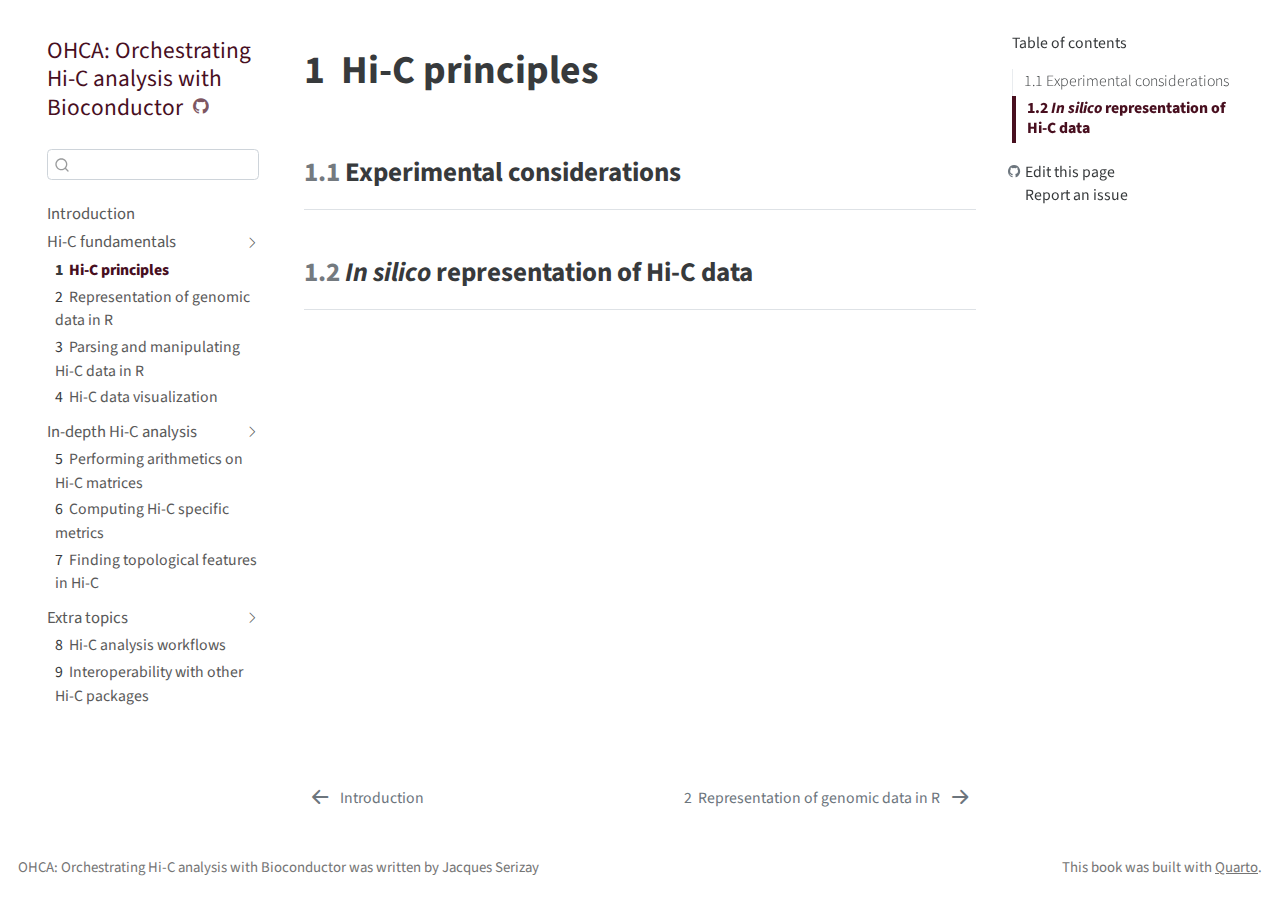
<file: Chapter1.html>
<!DOCTYPE html>
<html xmlns="http://www.w3.org/1999/xhtml" lang="en" xml:lang="en"><head>
<meta http-equiv="Content-Type" content="text/html; charset=UTF-8">
<meta charset="utf-8">
<meta name="generator" content="quarto-1.2.269">
<meta name="viewport" content="width=device-width, initial-scale=1.0, user-scalable=yes">
<meta name="author" content="Jacques Serizay">
<title>OHCA: Orchestrating Hi-C analysis with Bioconductor - 1&nbsp; Hi-C principles</title>
<style>
code{white-space: pre-wrap;}
span.smallcaps{font-variant: small-caps;}
div.columns{display: flex; gap: min(4vw, 1.5em);}
div.column{flex: auto; overflow-x: auto;}
div.hanging-indent{margin-left: 1.5em; text-indent: -1.5em;}
ul.task-list{list-style: none;}
ul.task-list li input[type="checkbox"] {
  width: 0.8em;
  margin: 0 0.8em 0.2em -1.6em;
  vertical-align: middle;
}
</style>

<script src="site_libs/quarto-nav/quarto-nav.js"></script>
<script src="site_libs/quarto-nav/headroom.min.js"></script>
<script src="site_libs/clipboard/clipboard.min.js"></script>
<script src="site_libs/quarto-search/autocomplete.umd.js"></script>
<script src="site_libs/quarto-search/fuse.min.js"></script>
<script src="site_libs/quarto-search/quarto-search.js"></script>
<meta name="quarto:offset" content="./">
<link href="./Chapter2.html" rel="next">
<link href="./index.html" rel="prev">
<link href="./cover.jpg" rel="icon" type="image/jpeg">
<script src="site_libs/quarto-html/quarto.js"></script>
<script src="site_libs/quarto-html/popper.min.js"></script>
<script src="site_libs/quarto-html/tippy.umd.min.js"></script>
<script src="site_libs/quarto-html/anchor.min.js"></script>
<link href="site_libs/quarto-html/tippy.css" rel="stylesheet">
<link href="site_libs/quarto-html/quarto-syntax-highlighting.css" rel="stylesheet" id="quarto-text-highlighting-styles">
<script src="site_libs/bootstrap/bootstrap.min.js"></script>
<link href="site_libs/bootstrap/bootstrap-icons.css" rel="stylesheet">
<link href="site_libs/bootstrap/bootstrap.min.css" rel="stylesheet" id="quarto-bootstrap" data-mode="light"><script id="quarto-search-options" type="application/json">{
  "location": "sidebar",
  "copy-button": false,
  "collapse-after": 3,
  "panel-placement": "start",
  "type": "textbox",
  "limit": 20,
  "language": {
    "search-no-results-text": "No results",
    "search-matching-documents-text": "matching documents",
    "search-copy-link-title": "Copy link to search",
    "search-hide-matches-text": "Hide additional matches",
    "search-more-match-text": "more match in this document",
    "search-more-matches-text": "more matches in this document",
    "search-clear-button-title": "Clear",
    "search-detached-cancel-button-title": "Cancel",
    "search-submit-button-title": "Submit"
  }
}</script>
</head>
<body class="nav-sidebar floating">

<div id="quarto-search-results"></div>
  <header id="quarto-header" class="headroom fixed-top"><nav class="quarto-secondary-nav" data-bs-toggle="collapse" data-bs-target="#quarto-sidebar" aria-controls="quarto-sidebar" aria-expanded="false" aria-label="Toggle sidebar navigation" onclick="if (window.quartoToggleHeadroom) { window.quartoToggleHeadroom(); }"><div class="container-fluid d-flex justify-content-between">
      <h1 class="quarto-secondary-nav-title">
<span class="chapter-number">1</span>&nbsp; <span class="chapter-title">Hi-C principles</span>
</h1>
      <button type="button" class="quarto-btn-toggle btn" aria-label="Show secondary navigation">
        <i class="bi bi-chevron-right"></i>
      </button>
    </div>
  </nav></header><!-- content --><div id="quarto-content" class="quarto-container page-columns page-rows-contents page-layout-article">
<!-- sidebar -->
  <nav id="quarto-sidebar" class="sidebar collapse sidebar-navigation floating overflow-auto"><div class="pt-lg-2 mt-2 text-left sidebar-header">
    <div class="sidebar-title mb-0 py-0">
      <a href="./">OHCA: Orchestrating Hi-C analysis with Bioconductor</a> 
        <div class="sidebar-tools-main">
    <a href="https://github.com/js2264.OHCA/" title="Source Code" class="sidebar-tool px-1"><i class="bi bi-github"></i></a>
</div>
    </div>
      </div>
      <div class="mt-2 flex-shrink-0 align-items-center">
        <div class="sidebar-search">
        <div id="quarto-search" class="" title="Search"></div>
        </div>
      </div>
    <div class="sidebar-menu-container"> 
    <ul class="list-unstyled mt-1">
<li class="sidebar-item">
  <div class="sidebar-item-container"> 
  <a href="./index.html" class="sidebar-item-text sidebar-link">Introduction</a>
  </div>
</li>
        <li class="sidebar-item sidebar-item-section">
      <div class="sidebar-item-container"> 
            <a class="sidebar-item-text sidebar-link text-start" data-bs-toggle="collapse" data-bs-target="#quarto-sidebar-section-1" aria-expanded="true">Hi-C fundamentals</a>
          <a class="sidebar-item-toggle text-start" data-bs-toggle="collapse" data-bs-target="#quarto-sidebar-section-1" aria-expanded="true">
            <i class="bi bi-chevron-right ms-2"></i>
          </a> 
      </div>
      <ul id="quarto-sidebar-section-1" class="collapse list-unstyled sidebar-section depth1 show">
<li class="sidebar-item">
  <div class="sidebar-item-container"> 
  <a href="./Chapter1.html" class="sidebar-item-text sidebar-link active"><span class="chapter-number">1</span>&nbsp; <span class="chapter-title">Hi-C principles</span></a>
  </div>
</li>
          <li class="sidebar-item">
  <div class="sidebar-item-container"> 
  <a href="./Chapter2.html" class="sidebar-item-text sidebar-link"><span class="chapter-number">2</span>&nbsp; <span class="chapter-title">Representation of genomic data in R</span></a>
  </div>
</li>
          <li class="sidebar-item">
  <div class="sidebar-item-container"> 
  <a href="./Chapter3.html" class="sidebar-item-text sidebar-link"><span class="chapter-number">3</span>&nbsp; <span class="chapter-title">Parsing and manipulating Hi-C data in R</span></a>
  </div>
</li>
          <li class="sidebar-item">
  <div class="sidebar-item-container"> 
  <a href="./Chapter4.html" class="sidebar-item-text sidebar-link"><span class="chapter-number">4</span>&nbsp; <span class="chapter-title">Hi-C data visualization</span></a>
  </div>
</li>
      </ul>
</li>
        <li class="sidebar-item sidebar-item-section">
      <div class="sidebar-item-container"> 
            <a class="sidebar-item-text sidebar-link text-start" data-bs-toggle="collapse" data-bs-target="#quarto-sidebar-section-2" aria-expanded="true">In-depth Hi-C analysis</a>
          <a class="sidebar-item-toggle text-start" data-bs-toggle="collapse" data-bs-target="#quarto-sidebar-section-2" aria-expanded="true">
            <i class="bi bi-chevron-right ms-2"></i>
          </a> 
      </div>
      <ul id="quarto-sidebar-section-2" class="collapse list-unstyled sidebar-section depth1 show">
<li class="sidebar-item">
  <div class="sidebar-item-container"> 
  <a href="./Chapter5.html" class="sidebar-item-text sidebar-link"><span class="chapter-number">5</span>&nbsp; <span class="chapter-title">Performing arithmetics on Hi-C matrices</span></a>
  </div>
</li>
          <li class="sidebar-item">
  <div class="sidebar-item-container"> 
  <a href="./Chapter6.html" class="sidebar-item-text sidebar-link"><span class="chapter-number">6</span>&nbsp; <span class="chapter-title">Computing Hi-C specific metrics</span></a>
  </div>
</li>
          <li class="sidebar-item">
  <div class="sidebar-item-container"> 
  <a href="./Chapter7.html" class="sidebar-item-text sidebar-link"><span class="chapter-number">7</span>&nbsp; <span class="chapter-title">Finding topological features in Hi-C</span></a>
  </div>
</li>
      </ul>
</li>
        <li class="sidebar-item sidebar-item-section">
      <div class="sidebar-item-container"> 
            <a class="sidebar-item-text sidebar-link text-start" data-bs-toggle="collapse" data-bs-target="#quarto-sidebar-section-3" aria-expanded="true">Extra topics</a>
          <a class="sidebar-item-toggle text-start" data-bs-toggle="collapse" data-bs-target="#quarto-sidebar-section-3" aria-expanded="true">
            <i class="bi bi-chevron-right ms-2"></i>
          </a> 
      </div>
      <ul id="quarto-sidebar-section-3" class="collapse list-unstyled sidebar-section depth1 show">
<li class="sidebar-item">
  <div class="sidebar-item-container"> 
  <a href="./Chapter8.html" class="sidebar-item-text sidebar-link"><span class="chapter-number">8</span>&nbsp; <span class="chapter-title">Hi-C analysis workflows</span></a>
  </div>
</li>
          <li class="sidebar-item">
  <div class="sidebar-item-container"> 
  <a href="./Chapter9.html" class="sidebar-item-text sidebar-link"><span class="chapter-number">9</span>&nbsp; <span class="chapter-title">Interoperability with other Hi-C packages</span></a>
  </div>
</li>
      </ul>
</li>
    </ul>
</div>
</nav><!-- margin-sidebar --><div id="quarto-margin-sidebar" class="sidebar margin-sidebar">
        <nav id="TOC" role="doc-toc" class="toc-active"><h2 id="toc-title">Table of contents</h2>
   
  <ul>
<li><a href="#experimental-considerations" id="toc-experimental-considerations" class="nav-link active" data-scroll-target="#experimental-considerations"><span class="toc-section-number">1.1</span>  Experimental considerations</a></li>
  <li><a href="#in-silico-representation-of-hi-c-data" id="toc-in-silico-representation-of-hi-c-data" class="nav-link" data-scroll-target="#in-silico-representation-of-hi-c-data"><span class="toc-section-number">1.2</span>  <em>In silico</em> representation of Hi-C data</a></li>
  </ul><div class="toc-actions"><div><i class="bi bi-github"></i></div><div class="action-links"><p><a href="https://github.com/js2264.OHCA/edit/main/Chapter1.qmd" class="toc-action">Edit this page</a></p><p><a href="https://github.com/js2264.OHCA/issues/new" class="toc-action">Report an issue</a></p></div></div></nav>
    </div>
<!-- main -->
<main class="content" id="quarto-document-content"><header id="title-block-header" class="quarto-title-block default"><div class="quarto-title">
<h1 class="title d-none d-lg-block">
<span class="chapter-number">1</span>&nbsp; <span class="chapter-title">Hi-C principles</span>
</h1>
</div>



<div class="quarto-title-meta">

    
  
    
  </div>
  

</header><div class="cell">

</div>
<section id="experimental-considerations" class="level2" data-number="1.1"><h2 data-number="1.1" class="anchored" data-anchor-id="experimental-considerations">
<span class="header-section-number">1.1</span> Experimental considerations</h2>
</section><section id="in-silico-representation-of-hi-c-data" class="level2" data-number="1.2"><h2 data-number="1.2" class="anchored" data-anchor-id="in-silico-representation-of-hi-c-data">
<span class="header-section-number">1.2</span> <em>In silico</em> representation of Hi-C data</h2>


</section></main><!-- /main --><script id="quarto-html-after-body" type="application/javascript">
window.document.addEventListener("DOMContentLoaded", function (event) {
  const toggleBodyColorMode = (bsSheetEl) => {
    const mode = bsSheetEl.getAttribute("data-mode");
    const bodyEl = window.document.querySelector("body");
    if (mode === "dark") {
      bodyEl.classList.add("quarto-dark");
      bodyEl.classList.remove("quarto-light");
    } else {
      bodyEl.classList.add("quarto-light");
      bodyEl.classList.remove("quarto-dark");
    }
  }
  const toggleBodyColorPrimary = () => {
    const bsSheetEl = window.document.querySelector("link#quarto-bootstrap");
    if (bsSheetEl) {
      toggleBodyColorMode(bsSheetEl);
    }
  }
  toggleBodyColorPrimary();  
  const icon = "";
  const anchorJS = new window.AnchorJS();
  anchorJS.options = {
    placement: 'right',
    icon: icon
  };
  anchorJS.add('.anchored');
  const clipboard = new window.ClipboardJS('.code-copy-button', {
    target: function(trigger) {
      return trigger.previousElementSibling;
    }
  });
  clipboard.on('success', function(e) {
    // button target
    const button = e.trigger;
    // don't keep focus
    button.blur();
    // flash "checked"
    button.classList.add('code-copy-button-checked');
    var currentTitle = button.getAttribute("title");
    button.setAttribute("title", "Copied!");
    let tooltip;
    if (window.bootstrap) {
      button.setAttribute("data-bs-toggle", "tooltip");
      button.setAttribute("data-bs-placement", "left");
      button.setAttribute("data-bs-title", "Copied!");
      tooltip = new bootstrap.Tooltip(button, 
        { trigger: "manual", 
          customClass: "code-copy-button-tooltip",
          offset: [0, -8]});
      tooltip.show();    
    }
    setTimeout(function() {
      if (tooltip) {
        tooltip.hide();
        button.removeAttribute("data-bs-title");
        button.removeAttribute("data-bs-toggle");
        button.removeAttribute("data-bs-placement");
      }
      button.setAttribute("title", currentTitle);
      button.classList.remove('code-copy-button-checked');
    }, 1000);
    // clear code selection
    e.clearSelection();
  });
  function tippyHover(el, contentFn) {
    const config = {
      allowHTML: true,
      content: contentFn,
      maxWidth: 500,
      delay: 100,
      arrow: false,
      appendTo: function(el) {
          return el.parentElement;
      },
      interactive: true,
      interactiveBorder: 10,
      theme: 'quarto',
      placement: 'bottom-start'
    };
    window.tippy(el, config); 
  }
  const noterefs = window.document.querySelectorAll('a[role="doc-noteref"]');
  for (var i=0; i<noterefs.length; i++) {
    const ref = noterefs[i];
    tippyHover(ref, function() {
      // use id or data attribute instead here
      let href = ref.getAttribute('data-footnote-href') || ref.getAttribute('href');
      try { href = new URL(href).hash; } catch {}
      const id = href.replace(/^#\/?/, "");
      const note = window.document.getElementById(id);
      return note.innerHTML;
    });
  }
  const findCites = (el) => {
    const parentEl = el.parentElement;
    if (parentEl) {
      const cites = parentEl.dataset.cites;
      if (cites) {
        return {
          el,
          cites: cites.split(' ')
        };
      } else {
        return findCites(el.parentElement)
      }
    } else {
      return undefined;
    }
  };
  var bibliorefs = window.document.querySelectorAll('a[role="doc-biblioref"]');
  for (var i=0; i<bibliorefs.length; i++) {
    const ref = bibliorefs[i];
    const citeInfo = findCites(ref);
    if (citeInfo) {
      tippyHover(citeInfo.el, function() {
        var popup = window.document.createElement('div');
        citeInfo.cites.forEach(function(cite) {
          var citeDiv = window.document.createElement('div');
          citeDiv.classList.add('hanging-indent');
          citeDiv.classList.add('csl-entry');
          var biblioDiv = window.document.getElementById('ref-' + cite);
          if (biblioDiv) {
            citeDiv.innerHTML = biblioDiv.innerHTML;
          }
          popup.appendChild(citeDiv);
        });
        return popup.innerHTML;
      });
    }
  }
});
</script><nav class="page-navigation"><div class="nav-page nav-page-previous">
      <a href="./index.html" class="pagination-link">
        <i class="bi bi-arrow-left-short"></i> <span class="nav-page-text">Introduction</span>
      </a>          
  </div>
  <div class="nav-page nav-page-next">
      <a href="./Chapter2.html" class="pagination-link">
        <span class="nav-page-text"><span class="chapter-number">2</span>&nbsp; <span class="chapter-title">Representation of genomic data in R</span></span> <i class="bi bi-arrow-right-short"></i>
      </a>
  </div>
</nav>
</div> <!-- /content -->
<footer class="footer"><div class="nav-footer">
    <div class="nav-footer-left">OHCA: Orchestrating Hi-C analysis with Bioconductor was written by Jacques Serizay</div>   
    <div class="nav-footer-right">This book was built with <a href="https://quarto.org/">Quarto</a>.</div>
  </div>
</footer>


</body></html>
</file>
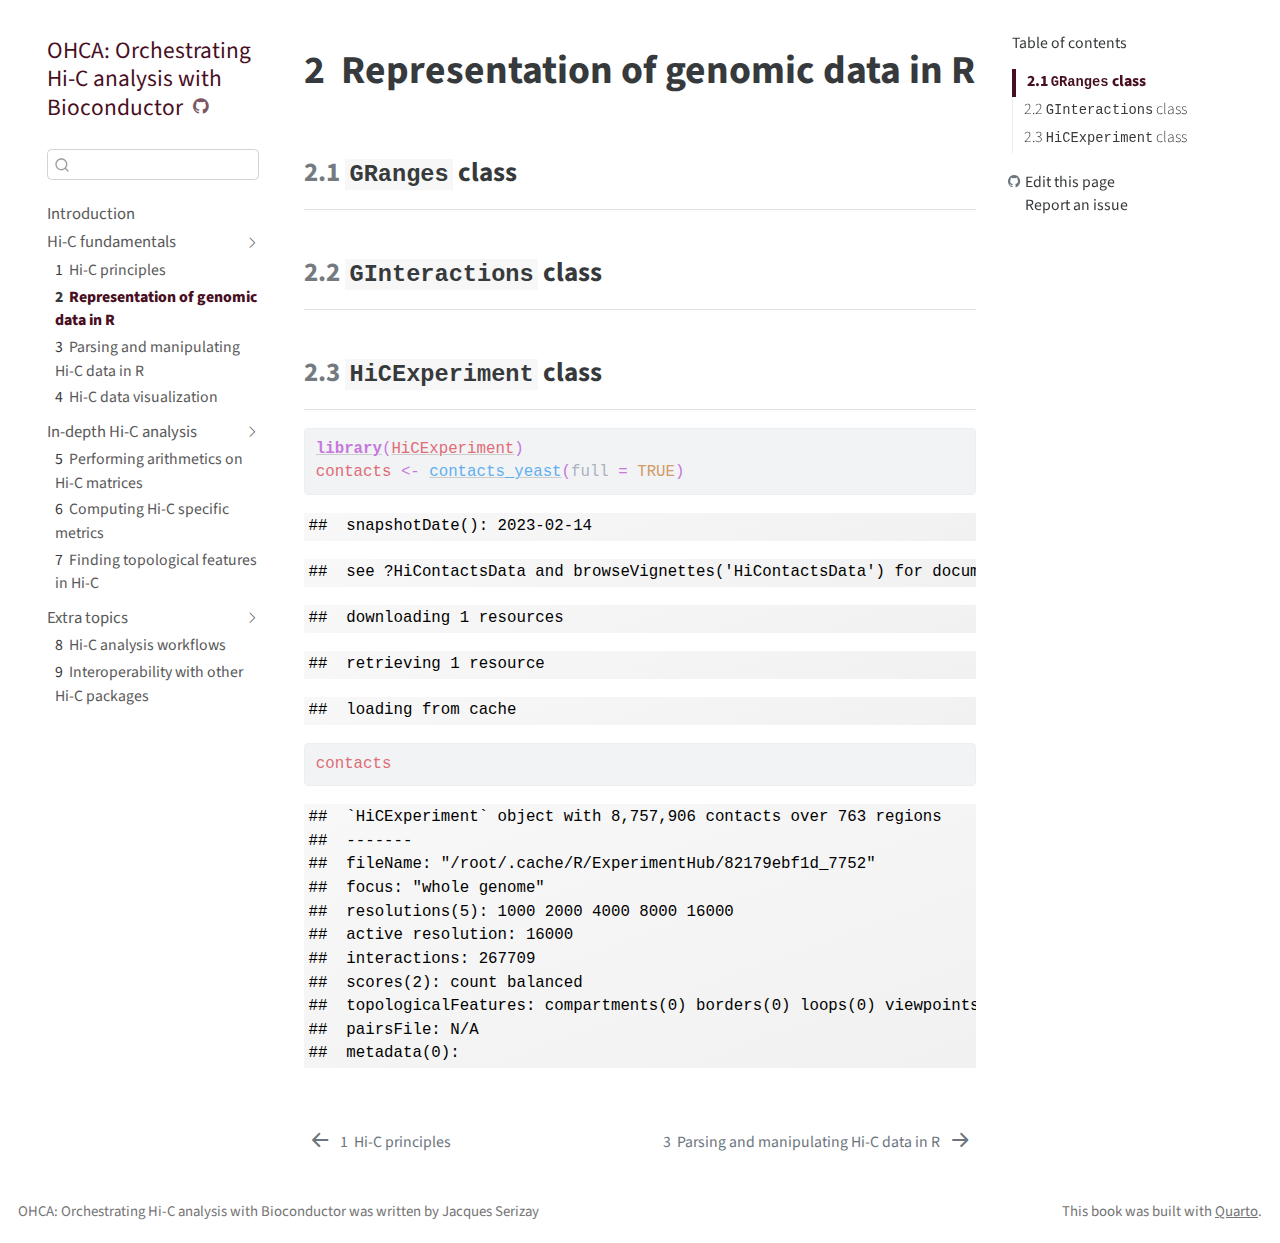
<file: Chapter2.html>
<!DOCTYPE html>
<html xmlns="http://www.w3.org/1999/xhtml" lang="en" xml:lang="en"><head>
<meta http-equiv="Content-Type" content="text/html; charset=UTF-8">
<meta charset="utf-8">
<meta name="generator" content="quarto-1.2.269">
<meta name="viewport" content="width=device-width, initial-scale=1.0, user-scalable=yes">
<meta name="author" content="Jacques Serizay">
<title>OHCA: Orchestrating Hi-C analysis with Bioconductor - 2&nbsp; Representation of genomic data in R</title>
<style>
code{white-space: pre-wrap;}
span.smallcaps{font-variant: small-caps;}
div.columns{display: flex; gap: min(4vw, 1.5em);}
div.column{flex: auto; overflow-x: auto;}
div.hanging-indent{margin-left: 1.5em; text-indent: -1.5em;}
ul.task-list{list-style: none;}
ul.task-list li input[type="checkbox"] {
  width: 0.8em;
  margin: 0 0.8em 0.2em -1.6em;
  vertical-align: middle;
}
pre > code.sourceCode { white-space: pre; position: relative; }
pre > code.sourceCode > span { display: inline-block; line-height: 1.25; }
pre > code.sourceCode > span:empty { height: 1.2em; }
.sourceCode { overflow: visible; }
code.sourceCode > span { color: inherit; text-decoration: inherit; }
div.sourceCode { margin: 1em 0; }
pre.sourceCode { margin: 0; }
@media screen {
div.sourceCode { overflow: auto; }
}
@media print {
pre > code.sourceCode { white-space: pre-wrap; }
pre > code.sourceCode > span { text-indent: -5em; padding-left: 5em; }
}
pre.numberSource code
  { counter-reset: source-line 0; }
pre.numberSource code > span
  { position: relative; left: -4em; counter-increment: source-line; }
pre.numberSource code > span > a:first-child::before
  { content: counter(source-line);
    position: relative; left: -1em; text-align: right; vertical-align: baseline;
    border: none; display: inline-block;
    -webkit-touch-callout: none; -webkit-user-select: none;
    -khtml-user-select: none; -moz-user-select: none;
    -ms-user-select: none; user-select: none;
    padding: 0 4px; width: 4em;
    color: #aaaaaa;
  }
pre.numberSource { margin-left: 3em; border-left: 1px solid #aaaaaa;  padding-left: 4px; }
div.sourceCode
  {   }
@media screen {
pre > code.sourceCode > span > a:first-child::before { text-decoration: underline; }
}
code span.al { color: #ff0000; font-weight: bold; } /* Alert */
code span.an { color: #60a0b0; font-weight: bold; font-style: italic; } /* Annotation */
code span.at { color: #7d9029; } /* Attribute */
code span.bn { color: #40a070; } /* BaseN */
code span.bu { color: #008000; } /* BuiltIn */
code span.cf { color: #007020; font-weight: bold; } /* ControlFlow */
code span.ch { color: #4070a0; } /* Char */
code span.cn { color: #880000; } /* Constant */
code span.co { color: #60a0b0; font-style: italic; } /* Comment */
code span.cv { color: #60a0b0; font-weight: bold; font-style: italic; } /* CommentVar */
code span.do { color: #ba2121; font-style: italic; } /* Documentation */
code span.dt { color: #902000; } /* DataType */
code span.dv { color: #40a070; } /* DecVal */
code span.er { color: #ff0000; font-weight: bold; } /* Error */
code span.ex { } /* Extension */
code span.fl { color: #40a070; } /* Float */
code span.fu { color: #06287e; } /* Function */
code span.im { color: #008000; font-weight: bold; } /* Import */
code span.in { color: #60a0b0; font-weight: bold; font-style: italic; } /* Information */
code span.kw { color: #007020; font-weight: bold; } /* Keyword */
code span.op { color: #666666; } /* Operator */
code span.ot { color: #007020; } /* Other */
code span.pp { color: #bc7a00; } /* Preprocessor */
code span.sc { color: #4070a0; } /* SpecialChar */
code span.ss { color: #bb6688; } /* SpecialString */
code span.st { color: #4070a0; } /* String */
code span.va { color: #19177c; } /* Variable */
code span.vs { color: #4070a0; } /* VerbatimString */
code span.wa { color: #60a0b0; font-weight: bold; font-style: italic; } /* Warning */
</style>

<script src="site_libs/quarto-nav/quarto-nav.js"></script>
<script src="site_libs/quarto-nav/headroom.min.js"></script>
<script src="site_libs/clipboard/clipboard.min.js"></script>
<script src="site_libs/quarto-search/autocomplete.umd.js"></script>
<script src="site_libs/quarto-search/fuse.min.js"></script>
<script src="site_libs/quarto-search/quarto-search.js"></script>
<meta name="quarto:offset" content="./">
<link href="./Chapter3.html" rel="next">
<link href="./Chapter1.html" rel="prev">
<link href="./cover.jpg" rel="icon" type="image/jpeg">
<script src="site_libs/quarto-html/quarto.js"></script>
<script src="site_libs/quarto-html/popper.min.js"></script>
<script src="site_libs/quarto-html/tippy.umd.min.js"></script>
<script src="site_libs/quarto-html/anchor.min.js"></script>
<link href="site_libs/quarto-html/tippy.css" rel="stylesheet">
<link href="site_libs/quarto-html/quarto-syntax-highlighting.css" rel="stylesheet" id="quarto-text-highlighting-styles">
<script src="site_libs/bootstrap/bootstrap.min.js"></script>
<link href="site_libs/bootstrap/bootstrap-icons.css" rel="stylesheet">
<link href="site_libs/bootstrap/bootstrap.min.css" rel="stylesheet" id="quarto-bootstrap" data-mode="light"><script id="quarto-search-options" type="application/json">{
  "location": "sidebar",
  "copy-button": false,
  "collapse-after": 3,
  "panel-placement": "start",
  "type": "textbox",
  "limit": 20,
  "language": {
    "search-no-results-text": "No results",
    "search-matching-documents-text": "matching documents",
    "search-copy-link-title": "Copy link to search",
    "search-hide-matches-text": "Hide additional matches",
    "search-more-match-text": "more match in this document",
    "search-more-matches-text": "more matches in this document",
    "search-clear-button-title": "Clear",
    "search-detached-cancel-button-title": "Cancel",
    "search-submit-button-title": "Submit"
  }
}</script>
</head>
<body class="nav-sidebar floating">

<div id="quarto-search-results"></div>
  <header id="quarto-header" class="headroom fixed-top"><nav class="quarto-secondary-nav" data-bs-toggle="collapse" data-bs-target="#quarto-sidebar" aria-controls="quarto-sidebar" aria-expanded="false" aria-label="Toggle sidebar navigation" onclick="if (window.quartoToggleHeadroom) { window.quartoToggleHeadroom(); }"><div class="container-fluid d-flex justify-content-between">
      <h1 class="quarto-secondary-nav-title">
<span class="chapter-number">2</span>&nbsp; <span class="chapter-title">Representation of genomic data in R</span>
</h1>
      <button type="button" class="quarto-btn-toggle btn" aria-label="Show secondary navigation">
        <i class="bi bi-chevron-right"></i>
      </button>
    </div>
  </nav></header><!-- content --><div id="quarto-content" class="quarto-container page-columns page-rows-contents page-layout-article">
<!-- sidebar -->
  <nav id="quarto-sidebar" class="sidebar collapse sidebar-navigation floating overflow-auto"><div class="pt-lg-2 mt-2 text-left sidebar-header">
    <div class="sidebar-title mb-0 py-0">
      <a href="./">OHCA: Orchestrating Hi-C analysis with Bioconductor</a> 
        <div class="sidebar-tools-main">
    <a href="https://github.com/js2264.OHCA/" title="Source Code" class="sidebar-tool px-1"><i class="bi bi-github"></i></a>
</div>
    </div>
      </div>
      <div class="mt-2 flex-shrink-0 align-items-center">
        <div class="sidebar-search">
        <div id="quarto-search" class="" title="Search"></div>
        </div>
      </div>
    <div class="sidebar-menu-container"> 
    <ul class="list-unstyled mt-1">
<li class="sidebar-item">
  <div class="sidebar-item-container"> 
  <a href="./index.html" class="sidebar-item-text sidebar-link">Introduction</a>
  </div>
</li>
        <li class="sidebar-item sidebar-item-section">
      <div class="sidebar-item-container"> 
            <a class="sidebar-item-text sidebar-link text-start" data-bs-toggle="collapse" data-bs-target="#quarto-sidebar-section-1" aria-expanded="true">Hi-C fundamentals</a>
          <a class="sidebar-item-toggle text-start" data-bs-toggle="collapse" data-bs-target="#quarto-sidebar-section-1" aria-expanded="true">
            <i class="bi bi-chevron-right ms-2"></i>
          </a> 
      </div>
      <ul id="quarto-sidebar-section-1" class="collapse list-unstyled sidebar-section depth1 show">
<li class="sidebar-item">
  <div class="sidebar-item-container"> 
  <a href="./Chapter1.html" class="sidebar-item-text sidebar-link"><span class="chapter-number">1</span>&nbsp; <span class="chapter-title">Hi-C principles</span></a>
  </div>
</li>
          <li class="sidebar-item">
  <div class="sidebar-item-container"> 
  <a href="./Chapter2.html" class="sidebar-item-text sidebar-link active"><span class="chapter-number">2</span>&nbsp; <span class="chapter-title">Representation of genomic data in R</span></a>
  </div>
</li>
          <li class="sidebar-item">
  <div class="sidebar-item-container"> 
  <a href="./Chapter3.html" class="sidebar-item-text sidebar-link"><span class="chapter-number">3</span>&nbsp; <span class="chapter-title">Parsing and manipulating Hi-C data in R</span></a>
  </div>
</li>
          <li class="sidebar-item">
  <div class="sidebar-item-container"> 
  <a href="./Chapter4.html" class="sidebar-item-text sidebar-link"><span class="chapter-number">4</span>&nbsp; <span class="chapter-title">Hi-C data visualization</span></a>
  </div>
</li>
      </ul>
</li>
        <li class="sidebar-item sidebar-item-section">
      <div class="sidebar-item-container"> 
            <a class="sidebar-item-text sidebar-link text-start" data-bs-toggle="collapse" data-bs-target="#quarto-sidebar-section-2" aria-expanded="true">In-depth Hi-C analysis</a>
          <a class="sidebar-item-toggle text-start" data-bs-toggle="collapse" data-bs-target="#quarto-sidebar-section-2" aria-expanded="true">
            <i class="bi bi-chevron-right ms-2"></i>
          </a> 
      </div>
      <ul id="quarto-sidebar-section-2" class="collapse list-unstyled sidebar-section depth1 show">
<li class="sidebar-item">
  <div class="sidebar-item-container"> 
  <a href="./Chapter5.html" class="sidebar-item-text sidebar-link"><span class="chapter-number">5</span>&nbsp; <span class="chapter-title">Performing arithmetics on Hi-C matrices</span></a>
  </div>
</li>
          <li class="sidebar-item">
  <div class="sidebar-item-container"> 
  <a href="./Chapter6.html" class="sidebar-item-text sidebar-link"><span class="chapter-number">6</span>&nbsp; <span class="chapter-title">Computing Hi-C specific metrics</span></a>
  </div>
</li>
          <li class="sidebar-item">
  <div class="sidebar-item-container"> 
  <a href="./Chapter7.html" class="sidebar-item-text sidebar-link"><span class="chapter-number">7</span>&nbsp; <span class="chapter-title">Finding topological features in Hi-C</span></a>
  </div>
</li>
      </ul>
</li>
        <li class="sidebar-item sidebar-item-section">
      <div class="sidebar-item-container"> 
            <a class="sidebar-item-text sidebar-link text-start" data-bs-toggle="collapse" data-bs-target="#quarto-sidebar-section-3" aria-expanded="true">Extra topics</a>
          <a class="sidebar-item-toggle text-start" data-bs-toggle="collapse" data-bs-target="#quarto-sidebar-section-3" aria-expanded="true">
            <i class="bi bi-chevron-right ms-2"></i>
          </a> 
      </div>
      <ul id="quarto-sidebar-section-3" class="collapse list-unstyled sidebar-section depth1 show">
<li class="sidebar-item">
  <div class="sidebar-item-container"> 
  <a href="./Chapter8.html" class="sidebar-item-text sidebar-link"><span class="chapter-number">8</span>&nbsp; <span class="chapter-title">Hi-C analysis workflows</span></a>
  </div>
</li>
          <li class="sidebar-item">
  <div class="sidebar-item-container"> 
  <a href="./Chapter9.html" class="sidebar-item-text sidebar-link"><span class="chapter-number">9</span>&nbsp; <span class="chapter-title">Interoperability with other Hi-C packages</span></a>
  </div>
</li>
      </ul>
</li>
    </ul>
</div>
</nav><!-- margin-sidebar --><div id="quarto-margin-sidebar" class="sidebar margin-sidebar">
        <nav id="TOC" role="doc-toc" class="toc-active"><h2 id="toc-title">Table of contents</h2>
   
  <ul>
<li><a href="#granges-class" id="toc-granges-class" class="nav-link active" data-scroll-target="#granges-class"><span class="toc-section-number">2.1</span>  <code>GRanges</code> class</a></li>
  <li><a href="#ginteractions-class" id="toc-ginteractions-class" class="nav-link" data-scroll-target="#ginteractions-class"><span class="toc-section-number">2.2</span>  <code>GInteractions</code> class</a></li>
  <li><a href="#hicexperiment-class" id="toc-hicexperiment-class" class="nav-link" data-scroll-target="#hicexperiment-class"><span class="toc-section-number">2.3</span>  <code>HiCExperiment</code> class</a></li>
  </ul><div class="toc-actions"><div><i class="bi bi-github"></i></div><div class="action-links"><p><a href="https://github.com/js2264.OHCA/edit/main/Chapter2.qmd" class="toc-action">Edit this page</a></p><p><a href="https://github.com/js2264.OHCA/issues/new" class="toc-action">Report an issue</a></p></div></div></nav>
    </div>
<!-- main -->
<main class="content" id="quarto-document-content"><header id="title-block-header" class="quarto-title-block default"><div class="quarto-title">
<h1 class="title d-none d-lg-block">
<span class="chapter-number">2</span>&nbsp; <span class="chapter-title">Representation of genomic data in R</span>
</h1>
</div>



<div class="quarto-title-meta">

    
  
    
  </div>
  

</header><div class="cell">

</div>
<section id="granges-class" class="level2" data-number="2.1"><h2 data-number="2.1" class="anchored" data-anchor-id="granges-class">
<span class="header-section-number">2.1</span> <code>GRanges</code> class</h2>
</section><section id="ginteractions-class" class="level2" data-number="2.2"><h2 data-number="2.2" class="anchored" data-anchor-id="ginteractions-class">
<span class="header-section-number">2.2</span> <code>GInteractions</code> class</h2>
</section><section id="hicexperiment-class" class="level2" data-number="2.3"><h2 data-number="2.3" class="anchored" data-anchor-id="hicexperiment-class">
<span class="header-section-number">2.3</span> <code>HiCExperiment</code> class</h2>
<div class="cell" data-hash="Chapter2_cache/html/yeast_norm_087ab4ff5bd897dfe9e57b173752680a">
<div class="sourceCode" id="cb1"><pre class="downlit sourceCode r code-with-copy"><code class="sourceCode R"><span><span class="kw"><a href="https://rdrr.io/r/base/library.html">library</a></span><span class="op">(</span><span class="va"><a href="https://github.com/js2264/HiCExperiment">HiCExperiment</a></span><span class="op">)</span></span>
<span><span class="va">contacts</span> <span class="op">&lt;-</span> <span class="fu"><a href="https://rdrr.io/pkg/HiCExperiment/man/data.html">contacts_yeast</a></span><span class="op">(</span>full <span class="op">=</span> <span class="cn">TRUE</span><span class="op">)</span></span></code><button title="Copy to Clipboard" class="code-copy-button"><i class="bi"></i></button></pre></div>
<div class="cell-output cell-output-stderr">
<pre><code>##  snapshotDate(): 2023-02-14</code></pre>
</div>
<div class="cell-output cell-output-stderr">
<pre><code>##  see ?HiContactsData and browseVignettes('HiContactsData') for documentation</code></pre>
</div>
<div class="cell-output cell-output-stderr">
<pre><code>##  downloading 1 resources</code></pre>
</div>
<div class="cell-output cell-output-stderr">
<pre><code>##  retrieving 1 resource</code></pre>
</div>
<div class="cell-output cell-output-stderr">
<pre><code>##  loading from cache</code></pre>
</div>
<div class="sourceCode" id="cb7"><pre class="downlit sourceCode r code-with-copy"><code class="sourceCode R"><span><span class="va">contacts</span></span></code><button title="Copy to Clipboard" class="code-copy-button"><i class="bi"></i></button></pre></div>
<div class="cell-output cell-output-stdout">
<pre><code>##  `HiCExperiment` object with 8,757,906 contacts over 763 regions 
##  -------
##  fileName: "/root/.cache/R/ExperimentHub/82179ebf1d_7752" 
##  focus: "whole genome" 
##  resolutions(5): 1000 2000 4000 8000 16000
##  active resolution: 16000 
##  interactions: 267709 
##  scores(2): count balanced 
##  topologicalFeatures: compartments(0) borders(0) loops(0) viewpoints(0) centromeres(16) 
##  pairsFile: N/A 
##  metadata(0):</code></pre>
</div>
</div>


</section></main><!-- /main --><script id="quarto-html-after-body" type="application/javascript">
window.document.addEventListener("DOMContentLoaded", function (event) {
  const toggleBodyColorMode = (bsSheetEl) => {
    const mode = bsSheetEl.getAttribute("data-mode");
    const bodyEl = window.document.querySelector("body");
    if (mode === "dark") {
      bodyEl.classList.add("quarto-dark");
      bodyEl.classList.remove("quarto-light");
    } else {
      bodyEl.classList.add("quarto-light");
      bodyEl.classList.remove("quarto-dark");
    }
  }
  const toggleBodyColorPrimary = () => {
    const bsSheetEl = window.document.querySelector("link#quarto-bootstrap");
    if (bsSheetEl) {
      toggleBodyColorMode(bsSheetEl);
    }
  }
  toggleBodyColorPrimary();  
  const icon = "";
  const anchorJS = new window.AnchorJS();
  anchorJS.options = {
    placement: 'right',
    icon: icon
  };
  anchorJS.add('.anchored');
  const clipboard = new window.ClipboardJS('.code-copy-button', {
    target: function(trigger) {
      return trigger.previousElementSibling;
    }
  });
  clipboard.on('success', function(e) {
    // button target
    const button = e.trigger;
    // don't keep focus
    button.blur();
    // flash "checked"
    button.classList.add('code-copy-button-checked');
    var currentTitle = button.getAttribute("title");
    button.setAttribute("title", "Copied!");
    let tooltip;
    if (window.bootstrap) {
      button.setAttribute("data-bs-toggle", "tooltip");
      button.setAttribute("data-bs-placement", "left");
      button.setAttribute("data-bs-title", "Copied!");
      tooltip = new bootstrap.Tooltip(button, 
        { trigger: "manual", 
          customClass: "code-copy-button-tooltip",
          offset: [0, -8]});
      tooltip.show();    
    }
    setTimeout(function() {
      if (tooltip) {
        tooltip.hide();
        button.removeAttribute("data-bs-title");
        button.removeAttribute("data-bs-toggle");
        button.removeAttribute("data-bs-placement");
      }
      button.setAttribute("title", currentTitle);
      button.classList.remove('code-copy-button-checked');
    }, 1000);
    // clear code selection
    e.clearSelection();
  });
  function tippyHover(el, contentFn) {
    const config = {
      allowHTML: true,
      content: contentFn,
      maxWidth: 500,
      delay: 100,
      arrow: false,
      appendTo: function(el) {
          return el.parentElement;
      },
      interactive: true,
      interactiveBorder: 10,
      theme: 'quarto',
      placement: 'bottom-start'
    };
    window.tippy(el, config); 
  }
  const noterefs = window.document.querySelectorAll('a[role="doc-noteref"]');
  for (var i=0; i<noterefs.length; i++) {
    const ref = noterefs[i];
    tippyHover(ref, function() {
      // use id or data attribute instead here
      let href = ref.getAttribute('data-footnote-href') || ref.getAttribute('href');
      try { href = new URL(href).hash; } catch {}
      const id = href.replace(/^#\/?/, "");
      const note = window.document.getElementById(id);
      return note.innerHTML;
    });
  }
  const findCites = (el) => {
    const parentEl = el.parentElement;
    if (parentEl) {
      const cites = parentEl.dataset.cites;
      if (cites) {
        return {
          el,
          cites: cites.split(' ')
        };
      } else {
        return findCites(el.parentElement)
      }
    } else {
      return undefined;
    }
  };
  var bibliorefs = window.document.querySelectorAll('a[role="doc-biblioref"]');
  for (var i=0; i<bibliorefs.length; i++) {
    const ref = bibliorefs[i];
    const citeInfo = findCites(ref);
    if (citeInfo) {
      tippyHover(citeInfo.el, function() {
        var popup = window.document.createElement('div');
        citeInfo.cites.forEach(function(cite) {
          var citeDiv = window.document.createElement('div');
          citeDiv.classList.add('hanging-indent');
          citeDiv.classList.add('csl-entry');
          var biblioDiv = window.document.getElementById('ref-' + cite);
          if (biblioDiv) {
            citeDiv.innerHTML = biblioDiv.innerHTML;
          }
          popup.appendChild(citeDiv);
        });
        return popup.innerHTML;
      });
    }
  }
});
</script><nav class="page-navigation"><div class="nav-page nav-page-previous">
      <a href="./Chapter1.html" class="pagination-link">
        <i class="bi bi-arrow-left-short"></i> <span class="nav-page-text"><span class="chapter-number">1</span>&nbsp; <span class="chapter-title">Hi-C principles</span></span>
      </a>          
  </div>
  <div class="nav-page nav-page-next">
      <a href="./Chapter3.html" class="pagination-link">
        <span class="nav-page-text"><span class="chapter-number">3</span>&nbsp; <span class="chapter-title">Parsing and manipulating Hi-C data in R</span></span> <i class="bi bi-arrow-right-short"></i>
      </a>
  </div>
</nav>
</div> <!-- /content -->
<footer class="footer"><div class="nav-footer">
    <div class="nav-footer-left">OHCA: Orchestrating Hi-C analysis with Bioconductor was written by Jacques Serizay</div>   
    <div class="nav-footer-right">This book was built with <a href="https://quarto.org/">Quarto</a>.</div>
  </div>
</footer>


</body></html>
</file>
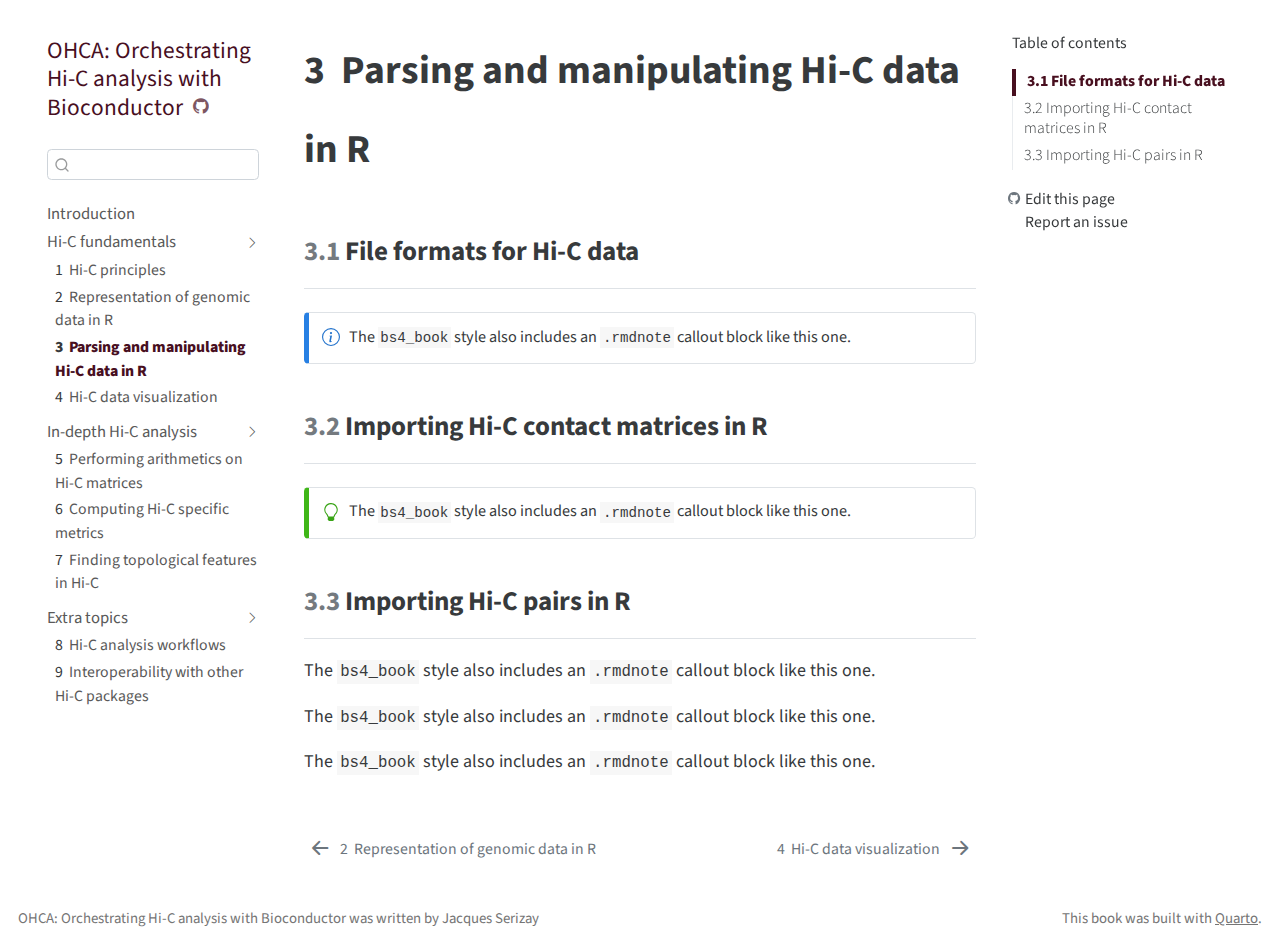
<file: Chapter3.html>
<!DOCTYPE html>
<html xmlns="http://www.w3.org/1999/xhtml" lang="en" xml:lang="en"><head>
<meta http-equiv="Content-Type" content="text/html; charset=UTF-8">
<meta charset="utf-8">
<meta name="generator" content="quarto-1.2.269">
<meta name="viewport" content="width=device-width, initial-scale=1.0, user-scalable=yes">
<meta name="author" content="Jacques Serizay">
<title>OHCA: Orchestrating Hi-C analysis with Bioconductor - 3&nbsp; Parsing and manipulating Hi-C data in R</title>
<style>
code{white-space: pre-wrap;}
span.smallcaps{font-variant: small-caps;}
div.columns{display: flex; gap: min(4vw, 1.5em);}
div.column{flex: auto; overflow-x: auto;}
div.hanging-indent{margin-left: 1.5em; text-indent: -1.5em;}
ul.task-list{list-style: none;}
ul.task-list li input[type="checkbox"] {
  width: 0.8em;
  margin: 0 0.8em 0.2em -1.6em;
  vertical-align: middle;
}
</style>

<script src="site_libs/quarto-nav/quarto-nav.js"></script>
<script src="site_libs/quarto-nav/headroom.min.js"></script>
<script src="site_libs/clipboard/clipboard.min.js"></script>
<script src="site_libs/quarto-search/autocomplete.umd.js"></script>
<script src="site_libs/quarto-search/fuse.min.js"></script>
<script src="site_libs/quarto-search/quarto-search.js"></script>
<meta name="quarto:offset" content="./">
<link href="./Chapter4.html" rel="next">
<link href="./Chapter2.html" rel="prev">
<link href="./cover.jpg" rel="icon" type="image/jpeg">
<script src="site_libs/quarto-html/quarto.js"></script>
<script src="site_libs/quarto-html/popper.min.js"></script>
<script src="site_libs/quarto-html/tippy.umd.min.js"></script>
<script src="site_libs/quarto-html/anchor.min.js"></script>
<link href="site_libs/quarto-html/tippy.css" rel="stylesheet">
<link href="site_libs/quarto-html/quarto-syntax-highlighting.css" rel="stylesheet" id="quarto-text-highlighting-styles">
<script src="site_libs/bootstrap/bootstrap.min.js"></script>
<link href="site_libs/bootstrap/bootstrap-icons.css" rel="stylesheet">
<link href="site_libs/bootstrap/bootstrap.min.css" rel="stylesheet" id="quarto-bootstrap" data-mode="light"><script id="quarto-search-options" type="application/json">{
  "location": "sidebar",
  "copy-button": false,
  "collapse-after": 3,
  "panel-placement": "start",
  "type": "textbox",
  "limit": 20,
  "language": {
    "search-no-results-text": "No results",
    "search-matching-documents-text": "matching documents",
    "search-copy-link-title": "Copy link to search",
    "search-hide-matches-text": "Hide additional matches",
    "search-more-match-text": "more match in this document",
    "search-more-matches-text": "more matches in this document",
    "search-clear-button-title": "Clear",
    "search-detached-cancel-button-title": "Cancel",
    "search-submit-button-title": "Submit"
  }
}</script>
</head>
<body class="nav-sidebar floating">

<div id="quarto-search-results"></div>
  <header id="quarto-header" class="headroom fixed-top"><nav class="quarto-secondary-nav" data-bs-toggle="collapse" data-bs-target="#quarto-sidebar" aria-controls="quarto-sidebar" aria-expanded="false" aria-label="Toggle sidebar navigation" onclick="if (window.quartoToggleHeadroom) { window.quartoToggleHeadroom(); }"><div class="container-fluid d-flex justify-content-between">
      <h1 class="quarto-secondary-nav-title">
<span class="chapter-number">3</span>&nbsp; <span class="chapter-title">Parsing and manipulating Hi-C data in R</span>
</h1>
      <button type="button" class="quarto-btn-toggle btn" aria-label="Show secondary navigation">
        <i class="bi bi-chevron-right"></i>
      </button>
    </div>
  </nav></header><!-- content --><div id="quarto-content" class="quarto-container page-columns page-rows-contents page-layout-article">
<!-- sidebar -->
  <nav id="quarto-sidebar" class="sidebar collapse sidebar-navigation floating overflow-auto"><div class="pt-lg-2 mt-2 text-left sidebar-header">
    <div class="sidebar-title mb-0 py-0">
      <a href="./">OHCA: Orchestrating Hi-C analysis with Bioconductor</a> 
        <div class="sidebar-tools-main">
    <a href="https://github.com/js2264.OHCA/" title="Source Code" class="sidebar-tool px-1"><i class="bi bi-github"></i></a>
</div>
    </div>
      </div>
      <div class="mt-2 flex-shrink-0 align-items-center">
        <div class="sidebar-search">
        <div id="quarto-search" class="" title="Search"></div>
        </div>
      </div>
    <div class="sidebar-menu-container"> 
    <ul class="list-unstyled mt-1">
<li class="sidebar-item">
  <div class="sidebar-item-container"> 
  <a href="./index.html" class="sidebar-item-text sidebar-link">Introduction</a>
  </div>
</li>
        <li class="sidebar-item sidebar-item-section">
      <div class="sidebar-item-container"> 
            <a class="sidebar-item-text sidebar-link text-start" data-bs-toggle="collapse" data-bs-target="#quarto-sidebar-section-1" aria-expanded="true">Hi-C fundamentals</a>
          <a class="sidebar-item-toggle text-start" data-bs-toggle="collapse" data-bs-target="#quarto-sidebar-section-1" aria-expanded="true">
            <i class="bi bi-chevron-right ms-2"></i>
          </a> 
      </div>
      <ul id="quarto-sidebar-section-1" class="collapse list-unstyled sidebar-section depth1 show">
<li class="sidebar-item">
  <div class="sidebar-item-container"> 
  <a href="./Chapter1.html" class="sidebar-item-text sidebar-link"><span class="chapter-number">1</span>&nbsp; <span class="chapter-title">Hi-C principles</span></a>
  </div>
</li>
          <li class="sidebar-item">
  <div class="sidebar-item-container"> 
  <a href="./Chapter2.html" class="sidebar-item-text sidebar-link"><span class="chapter-number">2</span>&nbsp; <span class="chapter-title">Representation of genomic data in R</span></a>
  </div>
</li>
          <li class="sidebar-item">
  <div class="sidebar-item-container"> 
  <a href="./Chapter3.html" class="sidebar-item-text sidebar-link active"><span class="chapter-number">3</span>&nbsp; <span class="chapter-title">Parsing and manipulating Hi-C data in R</span></a>
  </div>
</li>
          <li class="sidebar-item">
  <div class="sidebar-item-container"> 
  <a href="./Chapter4.html" class="sidebar-item-text sidebar-link"><span class="chapter-number">4</span>&nbsp; <span class="chapter-title">Hi-C data visualization</span></a>
  </div>
</li>
      </ul>
</li>
        <li class="sidebar-item sidebar-item-section">
      <div class="sidebar-item-container"> 
            <a class="sidebar-item-text sidebar-link text-start" data-bs-toggle="collapse" data-bs-target="#quarto-sidebar-section-2" aria-expanded="true">In-depth Hi-C analysis</a>
          <a class="sidebar-item-toggle text-start" data-bs-toggle="collapse" data-bs-target="#quarto-sidebar-section-2" aria-expanded="true">
            <i class="bi bi-chevron-right ms-2"></i>
          </a> 
      </div>
      <ul id="quarto-sidebar-section-2" class="collapse list-unstyled sidebar-section depth1 show">
<li class="sidebar-item">
  <div class="sidebar-item-container"> 
  <a href="./Chapter5.html" class="sidebar-item-text sidebar-link"><span class="chapter-number">5</span>&nbsp; <span class="chapter-title">Performing arithmetics on Hi-C matrices</span></a>
  </div>
</li>
          <li class="sidebar-item">
  <div class="sidebar-item-container"> 
  <a href="./Chapter6.html" class="sidebar-item-text sidebar-link"><span class="chapter-number">6</span>&nbsp; <span class="chapter-title">Computing Hi-C specific metrics</span></a>
  </div>
</li>
          <li class="sidebar-item">
  <div class="sidebar-item-container"> 
  <a href="./Chapter7.html" class="sidebar-item-text sidebar-link"><span class="chapter-number">7</span>&nbsp; <span class="chapter-title">Finding topological features in Hi-C</span></a>
  </div>
</li>
      </ul>
</li>
        <li class="sidebar-item sidebar-item-section">
      <div class="sidebar-item-container"> 
            <a class="sidebar-item-text sidebar-link text-start" data-bs-toggle="collapse" data-bs-target="#quarto-sidebar-section-3" aria-expanded="true">Extra topics</a>
          <a class="sidebar-item-toggle text-start" data-bs-toggle="collapse" data-bs-target="#quarto-sidebar-section-3" aria-expanded="true">
            <i class="bi bi-chevron-right ms-2"></i>
          </a> 
      </div>
      <ul id="quarto-sidebar-section-3" class="collapse list-unstyled sidebar-section depth1 show">
<li class="sidebar-item">
  <div class="sidebar-item-container"> 
  <a href="./Chapter8.html" class="sidebar-item-text sidebar-link"><span class="chapter-number">8</span>&nbsp; <span class="chapter-title">Hi-C analysis workflows</span></a>
  </div>
</li>
          <li class="sidebar-item">
  <div class="sidebar-item-container"> 
  <a href="./Chapter9.html" class="sidebar-item-text sidebar-link"><span class="chapter-number">9</span>&nbsp; <span class="chapter-title">Interoperability with other Hi-C packages</span></a>
  </div>
</li>
      </ul>
</li>
    </ul>
</div>
</nav><!-- margin-sidebar --><div id="quarto-margin-sidebar" class="sidebar margin-sidebar">
        <nav id="TOC" role="doc-toc" class="toc-active"><h2 id="toc-title">Table of contents</h2>
   
  <ul>
<li><a href="#file-formats-for-hi-c-data" id="toc-file-formats-for-hi-c-data" class="nav-link active" data-scroll-target="#file-formats-for-hi-c-data"><span class="toc-section-number">3.1</span>  File formats for Hi-C data</a></li>
  <li><a href="#importing-hi-c-contact-matrices-in-r" id="toc-importing-hi-c-contact-matrices-in-r" class="nav-link" data-scroll-target="#importing-hi-c-contact-matrices-in-r"><span class="toc-section-number">3.2</span>  Importing Hi-C contact matrices in R</a></li>
  <li><a href="#importing-hi-c-pairs-in-r" id="toc-importing-hi-c-pairs-in-r" class="nav-link" data-scroll-target="#importing-hi-c-pairs-in-r"><span class="toc-section-number">3.3</span>  Importing Hi-C pairs in R</a></li>
  </ul><div class="toc-actions"><div><i class="bi bi-github"></i></div><div class="action-links"><p><a href="https://github.com/js2264.OHCA/edit/main/Chapter3.qmd" class="toc-action">Edit this page</a></p><p><a href="https://github.com/js2264.OHCA/issues/new" class="toc-action">Report an issue</a></p></div></div></nav>
    </div>
<!-- main -->
<main class="content" id="quarto-document-content"><header id="title-block-header" class="quarto-title-block default"><div class="quarto-title">
<h1 class="title d-none d-lg-block">
<span class="chapter-number">3</span>&nbsp; <span class="chapter-title">Parsing and manipulating Hi-C data in R</span>
</h1>
</div>



<div class="quarto-title-meta">

    
  
    
  </div>
  

</header><div class="cell">

</div>
<section id="file-formats-for-hi-c-data" class="level2" data-number="3.1"><h2 data-number="3.1" class="anchored" data-anchor-id="file-formats-for-hi-c-data">
<span class="header-section-number">3.1</span> File formats for Hi-C data</h2>
<div class="callout-note callout callout-style-simple">
<div class="callout-body d-flex">
<div class="callout-icon-container">
<i class="callout-icon"></i>
</div>
<div class="callout-body-container">
<p>The <code>bs4_book</code> style also includes an <code>.rmdnote</code> callout block like this one.</p>
</div>
</div>
</div>
</section><section id="importing-hi-c-contact-matrices-in-r" class="level2" data-number="3.2"><h2 data-number="3.2" class="anchored" data-anchor-id="importing-hi-c-contact-matrices-in-r">
<span class="header-section-number">3.2</span> Importing Hi-C contact matrices in R</h2>
<div class="callout-tip callout callout-style-simple">
<div class="callout-body d-flex">
<div class="callout-icon-container">
<i class="callout-icon"></i>
</div>
<div class="callout-body-container">
<p>The <code>bs4_book</code> style also includes an <code>.rmdnote</code> callout block like this one.</p>
</div>
</div>
</div>
</section><section id="importing-hi-c-pairs-in-r" class="level2" data-number="3.3"><h2 data-number="3.3" class="anchored" data-anchor-id="importing-hi-c-pairs-in-r">
<span class="header-section-number">3.3</span> Importing Hi-C pairs in R</h2>
<div class="rmdcaution">
<p>The <code>bs4_book</code> style also includes an <code>.rmdnote</code> callout block like this one.</p>
</div>
<div class="rmdtip">
<p>The <code>bs4_book</code> style also includes an <code>.rmdnote</code> callout block like this one.</p>
</div>
<div class="rmdwarning">
<p>The <code>bs4_book</code> style also includes an <code>.rmdnote</code> callout block like this one.</p>
</div>


</section></main><!-- /main --><script id="quarto-html-after-body" type="application/javascript">
window.document.addEventListener("DOMContentLoaded", function (event) {
  const toggleBodyColorMode = (bsSheetEl) => {
    const mode = bsSheetEl.getAttribute("data-mode");
    const bodyEl = window.document.querySelector("body");
    if (mode === "dark") {
      bodyEl.classList.add("quarto-dark");
      bodyEl.classList.remove("quarto-light");
    } else {
      bodyEl.classList.add("quarto-light");
      bodyEl.classList.remove("quarto-dark");
    }
  }
  const toggleBodyColorPrimary = () => {
    const bsSheetEl = window.document.querySelector("link#quarto-bootstrap");
    if (bsSheetEl) {
      toggleBodyColorMode(bsSheetEl);
    }
  }
  toggleBodyColorPrimary();  
  const icon = "";
  const anchorJS = new window.AnchorJS();
  anchorJS.options = {
    placement: 'right',
    icon: icon
  };
  anchorJS.add('.anchored');
  const clipboard = new window.ClipboardJS('.code-copy-button', {
    target: function(trigger) {
      return trigger.previousElementSibling;
    }
  });
  clipboard.on('success', function(e) {
    // button target
    const button = e.trigger;
    // don't keep focus
    button.blur();
    // flash "checked"
    button.classList.add('code-copy-button-checked');
    var currentTitle = button.getAttribute("title");
    button.setAttribute("title", "Copied!");
    let tooltip;
    if (window.bootstrap) {
      button.setAttribute("data-bs-toggle", "tooltip");
      button.setAttribute("data-bs-placement", "left");
      button.setAttribute("data-bs-title", "Copied!");
      tooltip = new bootstrap.Tooltip(button, 
        { trigger: "manual", 
          customClass: "code-copy-button-tooltip",
          offset: [0, -8]});
      tooltip.show();    
    }
    setTimeout(function() {
      if (tooltip) {
        tooltip.hide();
        button.removeAttribute("data-bs-title");
        button.removeAttribute("data-bs-toggle");
        button.removeAttribute("data-bs-placement");
      }
      button.setAttribute("title", currentTitle);
      button.classList.remove('code-copy-button-checked');
    }, 1000);
    // clear code selection
    e.clearSelection();
  });
  function tippyHover(el, contentFn) {
    const config = {
      allowHTML: true,
      content: contentFn,
      maxWidth: 500,
      delay: 100,
      arrow: false,
      appendTo: function(el) {
          return el.parentElement;
      },
      interactive: true,
      interactiveBorder: 10,
      theme: 'quarto',
      placement: 'bottom-start'
    };
    window.tippy(el, config); 
  }
  const noterefs = window.document.querySelectorAll('a[role="doc-noteref"]');
  for (var i=0; i<noterefs.length; i++) {
    const ref = noterefs[i];
    tippyHover(ref, function() {
      // use id or data attribute instead here
      let href = ref.getAttribute('data-footnote-href') || ref.getAttribute('href');
      try { href = new URL(href).hash; } catch {}
      const id = href.replace(/^#\/?/, "");
      const note = window.document.getElementById(id);
      return note.innerHTML;
    });
  }
  const findCites = (el) => {
    const parentEl = el.parentElement;
    if (parentEl) {
      const cites = parentEl.dataset.cites;
      if (cites) {
        return {
          el,
          cites: cites.split(' ')
        };
      } else {
        return findCites(el.parentElement)
      }
    } else {
      return undefined;
    }
  };
  var bibliorefs = window.document.querySelectorAll('a[role="doc-biblioref"]');
  for (var i=0; i<bibliorefs.length; i++) {
    const ref = bibliorefs[i];
    const citeInfo = findCites(ref);
    if (citeInfo) {
      tippyHover(citeInfo.el, function() {
        var popup = window.document.createElement('div');
        citeInfo.cites.forEach(function(cite) {
          var citeDiv = window.document.createElement('div');
          citeDiv.classList.add('hanging-indent');
          citeDiv.classList.add('csl-entry');
          var biblioDiv = window.document.getElementById('ref-' + cite);
          if (biblioDiv) {
            citeDiv.innerHTML = biblioDiv.innerHTML;
          }
          popup.appendChild(citeDiv);
        });
        return popup.innerHTML;
      });
    }
  }
});
</script><nav class="page-navigation"><div class="nav-page nav-page-previous">
      <a href="./Chapter2.html" class="pagination-link">
        <i class="bi bi-arrow-left-short"></i> <span class="nav-page-text"><span class="chapter-number">2</span>&nbsp; <span class="chapter-title">Representation of genomic data in R</span></span>
      </a>          
  </div>
  <div class="nav-page nav-page-next">
      <a href="./Chapter4.html" class="pagination-link">
        <span class="nav-page-text"><span class="chapter-number">4</span>&nbsp; <span class="chapter-title">Hi-C data visualization</span></span> <i class="bi bi-arrow-right-short"></i>
      </a>
  </div>
</nav>
</div> <!-- /content -->
<footer class="footer"><div class="nav-footer">
    <div class="nav-footer-left">OHCA: Orchestrating Hi-C analysis with Bioconductor was written by Jacques Serizay</div>   
    <div class="nav-footer-right">This book was built with <a href="https://quarto.org/">Quarto</a>.</div>
  </div>
</footer>


</body></html>
</file>
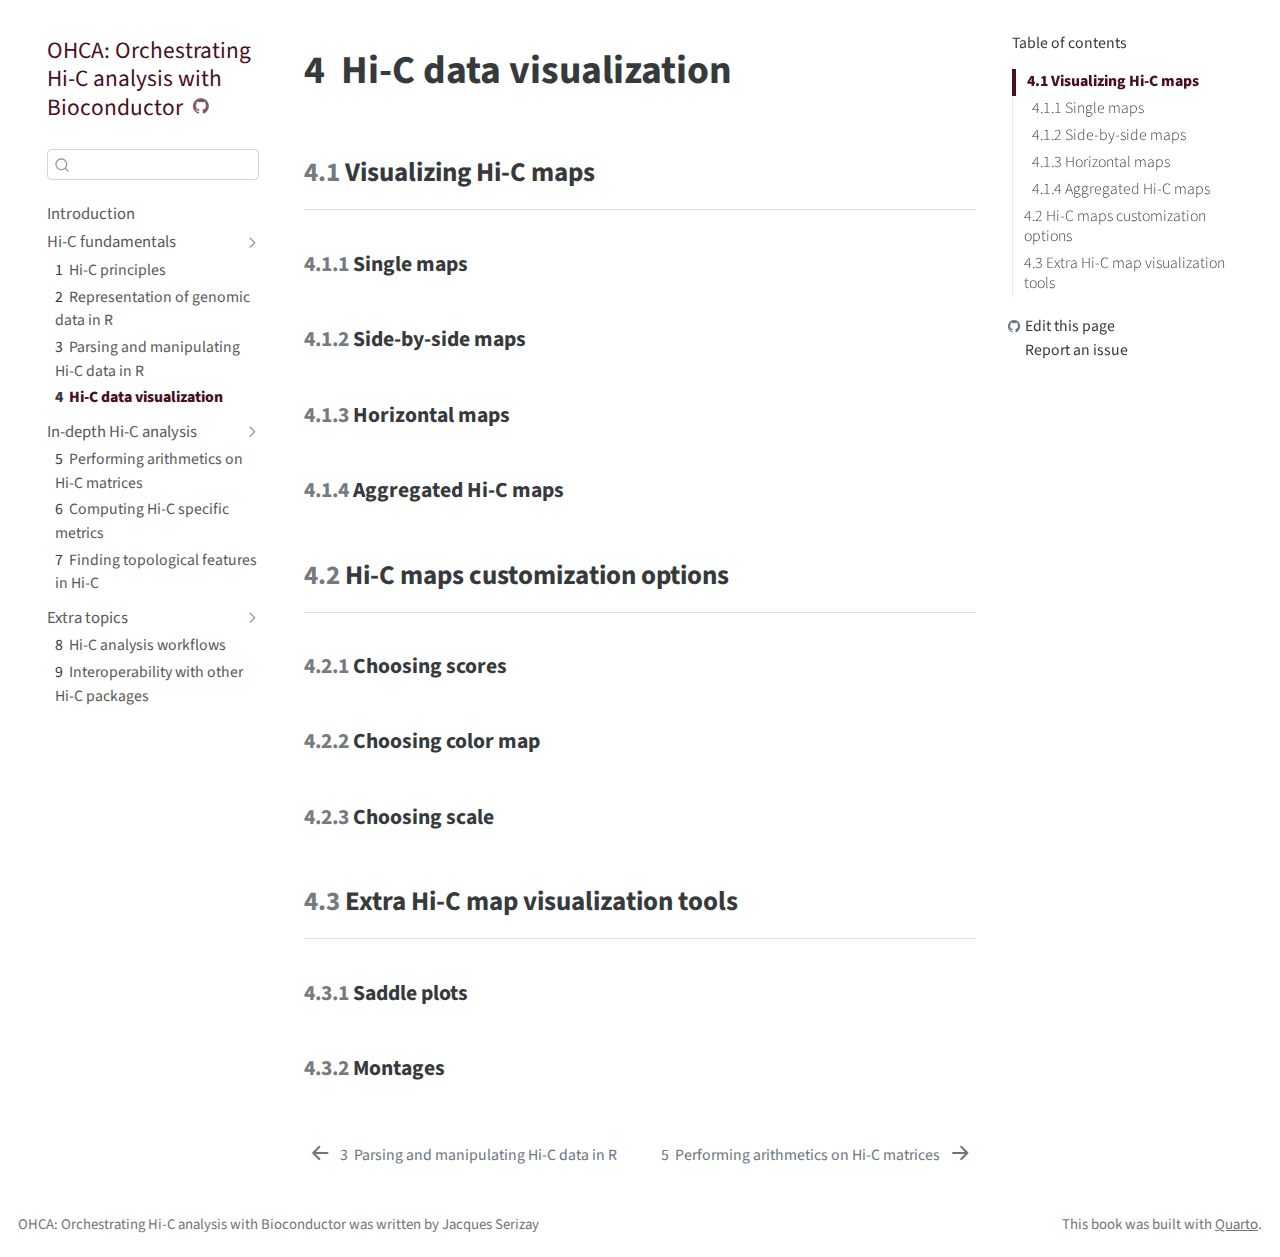
<file: Chapter4.html>
<!DOCTYPE html>
<html xmlns="http://www.w3.org/1999/xhtml" lang="en" xml:lang="en"><head>
<meta http-equiv="Content-Type" content="text/html; charset=UTF-8">
<meta charset="utf-8">
<meta name="generator" content="quarto-1.2.269">
<meta name="viewport" content="width=device-width, initial-scale=1.0, user-scalable=yes">
<meta name="author" content="Jacques Serizay">
<title>OHCA: Orchestrating Hi-C analysis with Bioconductor - 4&nbsp; Hi-C data visualization</title>
<style>
code{white-space: pre-wrap;}
span.smallcaps{font-variant: small-caps;}
div.columns{display: flex; gap: min(4vw, 1.5em);}
div.column{flex: auto; overflow-x: auto;}
div.hanging-indent{margin-left: 1.5em; text-indent: -1.5em;}
ul.task-list{list-style: none;}
ul.task-list li input[type="checkbox"] {
  width: 0.8em;
  margin: 0 0.8em 0.2em -1.6em;
  vertical-align: middle;
}
</style>

<script src="site_libs/quarto-nav/quarto-nav.js"></script>
<script src="site_libs/quarto-nav/headroom.min.js"></script>
<script src="site_libs/clipboard/clipboard.min.js"></script>
<script src="site_libs/quarto-search/autocomplete.umd.js"></script>
<script src="site_libs/quarto-search/fuse.min.js"></script>
<script src="site_libs/quarto-search/quarto-search.js"></script>
<meta name="quarto:offset" content="./">
<link href="./Chapter5.html" rel="next">
<link href="./Chapter3.html" rel="prev">
<link href="./cover.jpg" rel="icon" type="image/jpeg">
<script src="site_libs/quarto-html/quarto.js"></script>
<script src="site_libs/quarto-html/popper.min.js"></script>
<script src="site_libs/quarto-html/tippy.umd.min.js"></script>
<script src="site_libs/quarto-html/anchor.min.js"></script>
<link href="site_libs/quarto-html/tippy.css" rel="stylesheet">
<link href="site_libs/quarto-html/quarto-syntax-highlighting.css" rel="stylesheet" id="quarto-text-highlighting-styles">
<script src="site_libs/bootstrap/bootstrap.min.js"></script>
<link href="site_libs/bootstrap/bootstrap-icons.css" rel="stylesheet">
<link href="site_libs/bootstrap/bootstrap.min.css" rel="stylesheet" id="quarto-bootstrap" data-mode="light"><script id="quarto-search-options" type="application/json">{
  "location": "sidebar",
  "copy-button": false,
  "collapse-after": 3,
  "panel-placement": "start",
  "type": "textbox",
  "limit": 20,
  "language": {
    "search-no-results-text": "No results",
    "search-matching-documents-text": "matching documents",
    "search-copy-link-title": "Copy link to search",
    "search-hide-matches-text": "Hide additional matches",
    "search-more-match-text": "more match in this document",
    "search-more-matches-text": "more matches in this document",
    "search-clear-button-title": "Clear",
    "search-detached-cancel-button-title": "Cancel",
    "search-submit-button-title": "Submit"
  }
}</script>
</head>
<body class="nav-sidebar floating">

<div id="quarto-search-results"></div>
  <header id="quarto-header" class="headroom fixed-top"><nav class="quarto-secondary-nav" data-bs-toggle="collapse" data-bs-target="#quarto-sidebar" aria-controls="quarto-sidebar" aria-expanded="false" aria-label="Toggle sidebar navigation" onclick="if (window.quartoToggleHeadroom) { window.quartoToggleHeadroom(); }"><div class="container-fluid d-flex justify-content-between">
      <h1 class="quarto-secondary-nav-title">
<span class="chapter-number">4</span>&nbsp; <span class="chapter-title">Hi-C data visualization</span>
</h1>
      <button type="button" class="quarto-btn-toggle btn" aria-label="Show secondary navigation">
        <i class="bi bi-chevron-right"></i>
      </button>
    </div>
  </nav></header><!-- content --><div id="quarto-content" class="quarto-container page-columns page-rows-contents page-layout-article">
<!-- sidebar -->
  <nav id="quarto-sidebar" class="sidebar collapse sidebar-navigation floating overflow-auto"><div class="pt-lg-2 mt-2 text-left sidebar-header">
    <div class="sidebar-title mb-0 py-0">
      <a href="./">OHCA: Orchestrating Hi-C analysis with Bioconductor</a> 
        <div class="sidebar-tools-main">
    <a href="https://github.com/js2264.OHCA/" title="Source Code" class="sidebar-tool px-1"><i class="bi bi-github"></i></a>
</div>
    </div>
      </div>
      <div class="mt-2 flex-shrink-0 align-items-center">
        <div class="sidebar-search">
        <div id="quarto-search" class="" title="Search"></div>
        </div>
      </div>
    <div class="sidebar-menu-container"> 
    <ul class="list-unstyled mt-1">
<li class="sidebar-item">
  <div class="sidebar-item-container"> 
  <a href="./index.html" class="sidebar-item-text sidebar-link">Introduction</a>
  </div>
</li>
        <li class="sidebar-item sidebar-item-section">
      <div class="sidebar-item-container"> 
            <a class="sidebar-item-text sidebar-link text-start" data-bs-toggle="collapse" data-bs-target="#quarto-sidebar-section-1" aria-expanded="true">Hi-C fundamentals</a>
          <a class="sidebar-item-toggle text-start" data-bs-toggle="collapse" data-bs-target="#quarto-sidebar-section-1" aria-expanded="true">
            <i class="bi bi-chevron-right ms-2"></i>
          </a> 
      </div>
      <ul id="quarto-sidebar-section-1" class="collapse list-unstyled sidebar-section depth1 show">
<li class="sidebar-item">
  <div class="sidebar-item-container"> 
  <a href="./Chapter1.html" class="sidebar-item-text sidebar-link"><span class="chapter-number">1</span>&nbsp; <span class="chapter-title">Hi-C principles</span></a>
  </div>
</li>
          <li class="sidebar-item">
  <div class="sidebar-item-container"> 
  <a href="./Chapter2.html" class="sidebar-item-text sidebar-link"><span class="chapter-number">2</span>&nbsp; <span class="chapter-title">Representation of genomic data in R</span></a>
  </div>
</li>
          <li class="sidebar-item">
  <div class="sidebar-item-container"> 
  <a href="./Chapter3.html" class="sidebar-item-text sidebar-link"><span class="chapter-number">3</span>&nbsp; <span class="chapter-title">Parsing and manipulating Hi-C data in R</span></a>
  </div>
</li>
          <li class="sidebar-item">
  <div class="sidebar-item-container"> 
  <a href="./Chapter4.html" class="sidebar-item-text sidebar-link active"><span class="chapter-number">4</span>&nbsp; <span class="chapter-title">Hi-C data visualization</span></a>
  </div>
</li>
      </ul>
</li>
        <li class="sidebar-item sidebar-item-section">
      <div class="sidebar-item-container"> 
            <a class="sidebar-item-text sidebar-link text-start" data-bs-toggle="collapse" data-bs-target="#quarto-sidebar-section-2" aria-expanded="true">In-depth Hi-C analysis</a>
          <a class="sidebar-item-toggle text-start" data-bs-toggle="collapse" data-bs-target="#quarto-sidebar-section-2" aria-expanded="true">
            <i class="bi bi-chevron-right ms-2"></i>
          </a> 
      </div>
      <ul id="quarto-sidebar-section-2" class="collapse list-unstyled sidebar-section depth1 show">
<li class="sidebar-item">
  <div class="sidebar-item-container"> 
  <a href="./Chapter5.html" class="sidebar-item-text sidebar-link"><span class="chapter-number">5</span>&nbsp; <span class="chapter-title">Performing arithmetics on Hi-C matrices</span></a>
  </div>
</li>
          <li class="sidebar-item">
  <div class="sidebar-item-container"> 
  <a href="./Chapter6.html" class="sidebar-item-text sidebar-link"><span class="chapter-number">6</span>&nbsp; <span class="chapter-title">Computing Hi-C specific metrics</span></a>
  </div>
</li>
          <li class="sidebar-item">
  <div class="sidebar-item-container"> 
  <a href="./Chapter7.html" class="sidebar-item-text sidebar-link"><span class="chapter-number">7</span>&nbsp; <span class="chapter-title">Finding topological features in Hi-C</span></a>
  </div>
</li>
      </ul>
</li>
        <li class="sidebar-item sidebar-item-section">
      <div class="sidebar-item-container"> 
            <a class="sidebar-item-text sidebar-link text-start" data-bs-toggle="collapse" data-bs-target="#quarto-sidebar-section-3" aria-expanded="true">Extra topics</a>
          <a class="sidebar-item-toggle text-start" data-bs-toggle="collapse" data-bs-target="#quarto-sidebar-section-3" aria-expanded="true">
            <i class="bi bi-chevron-right ms-2"></i>
          </a> 
      </div>
      <ul id="quarto-sidebar-section-3" class="collapse list-unstyled sidebar-section depth1 show">
<li class="sidebar-item">
  <div class="sidebar-item-container"> 
  <a href="./Chapter8.html" class="sidebar-item-text sidebar-link"><span class="chapter-number">8</span>&nbsp; <span class="chapter-title">Hi-C analysis workflows</span></a>
  </div>
</li>
          <li class="sidebar-item">
  <div class="sidebar-item-container"> 
  <a href="./Chapter9.html" class="sidebar-item-text sidebar-link"><span class="chapter-number">9</span>&nbsp; <span class="chapter-title">Interoperability with other Hi-C packages</span></a>
  </div>
</li>
      </ul>
</li>
    </ul>
</div>
</nav><!-- margin-sidebar --><div id="quarto-margin-sidebar" class="sidebar margin-sidebar">
        <nav id="TOC" role="doc-toc" class="toc-active"><h2 id="toc-title">Table of contents</h2>
   
  <ul>
<li>
<a href="#visualizing-hi-c-maps" id="toc-visualizing-hi-c-maps" class="nav-link active" data-scroll-target="#visualizing-hi-c-maps"><span class="toc-section-number">4.1</span>  Visualizing Hi-C maps</a>
  <ul class="collapse">
<li><a href="#single-maps" id="toc-single-maps" class="nav-link" data-scroll-target="#single-maps"><span class="toc-section-number">4.1.1</span>  Single maps</a></li>
  <li><a href="#side-by-side-maps" id="toc-side-by-side-maps" class="nav-link" data-scroll-target="#side-by-side-maps"><span class="toc-section-number">4.1.2</span>  Side-by-side maps</a></li>
  <li><a href="#horizontal-maps" id="toc-horizontal-maps" class="nav-link" data-scroll-target="#horizontal-maps"><span class="toc-section-number">4.1.3</span>  Horizontal maps</a></li>
  <li><a href="#aggregated-hi-c-maps" id="toc-aggregated-hi-c-maps" class="nav-link" data-scroll-target="#aggregated-hi-c-maps"><span class="toc-section-number">4.1.4</span>  Aggregated Hi-C maps</a></li>
  </ul>
</li>
  <li>
<a href="#hi-c-maps-customization-options" id="toc-hi-c-maps-customization-options" class="nav-link" data-scroll-target="#hi-c-maps-customization-options"><span class="toc-section-number">4.2</span>  Hi-C maps customization options</a>
  <ul class="collapse">
<li><a href="#choosing-scores" id="toc-choosing-scores" class="nav-link" data-scroll-target="#choosing-scores"><span class="toc-section-number">4.2.1</span>  Choosing scores</a></li>
  <li><a href="#choosing-color-map" id="toc-choosing-color-map" class="nav-link" data-scroll-target="#choosing-color-map"><span class="toc-section-number">4.2.2</span>  Choosing color map</a></li>
  <li><a href="#choosing-scale" id="toc-choosing-scale" class="nav-link" data-scroll-target="#choosing-scale"><span class="toc-section-number">4.2.3</span>  Choosing scale</a></li>
  </ul>
</li>
  <li>
<a href="#extra-hi-c-map-visualization-tools" id="toc-extra-hi-c-map-visualization-tools" class="nav-link" data-scroll-target="#extra-hi-c-map-visualization-tools"><span class="toc-section-number">4.3</span>  Extra Hi-C map visualization tools</a>
  <ul class="collapse">
<li><a href="#saddle-plots" id="toc-saddle-plots" class="nav-link" data-scroll-target="#saddle-plots"><span class="toc-section-number">4.3.1</span>  Saddle plots</a></li>
  <li><a href="#montages" id="toc-montages" class="nav-link" data-scroll-target="#montages"><span class="toc-section-number">4.3.2</span>  Montages</a></li>
  </ul>
</li>
  </ul><div class="toc-actions"><div><i class="bi bi-github"></i></div><div class="action-links"><p><a href="https://github.com/js2264.OHCA/edit/main/Chapter4.qmd" class="toc-action">Edit this page</a></p><p><a href="https://github.com/js2264.OHCA/issues/new" class="toc-action">Report an issue</a></p></div></div></nav>
    </div>
<!-- main -->
<main class="content" id="quarto-document-content"><header id="title-block-header" class="quarto-title-block default"><div class="quarto-title">
<h1 class="title d-none d-lg-block">
<span class="chapter-number">4</span>&nbsp; <span class="chapter-title">Hi-C data visualization</span>
</h1>
</div>



<div class="quarto-title-meta">

    
  
    
  </div>
  

</header><div class="cell">

</div>
<section id="visualizing-hi-c-maps" class="level2" data-number="4.1"><h2 data-number="4.1" class="anchored" data-anchor-id="visualizing-hi-c-maps">
<span class="header-section-number">4.1</span> Visualizing Hi-C maps</h2>
<section id="single-maps" class="level3" data-number="4.1.1"><h3 data-number="4.1.1" class="anchored" data-anchor-id="single-maps">
<span class="header-section-number">4.1.1</span> Single maps</h3>
</section><section id="side-by-side-maps" class="level3" data-number="4.1.2"><h3 data-number="4.1.2" class="anchored" data-anchor-id="side-by-side-maps">
<span class="header-section-number">4.1.2</span> Side-by-side maps</h3>
</section><section id="horizontal-maps" class="level3" data-number="4.1.3"><h3 data-number="4.1.3" class="anchored" data-anchor-id="horizontal-maps">
<span class="header-section-number">4.1.3</span> Horizontal maps</h3>
</section><section id="aggregated-hi-c-maps" class="level3" data-number="4.1.4"><h3 data-number="4.1.4" class="anchored" data-anchor-id="aggregated-hi-c-maps">
<span class="header-section-number">4.1.4</span> Aggregated Hi-C maps</h3>
</section></section><section id="hi-c-maps-customization-options" class="level2" data-number="4.2"><h2 data-number="4.2" class="anchored" data-anchor-id="hi-c-maps-customization-options">
<span class="header-section-number">4.2</span> Hi-C maps customization options</h2>
<section id="choosing-scores" class="level3" data-number="4.2.1"><h3 data-number="4.2.1" class="anchored" data-anchor-id="choosing-scores">
<span class="header-section-number">4.2.1</span> Choosing scores</h3>
</section><section id="choosing-color-map" class="level3" data-number="4.2.2"><h3 data-number="4.2.2" class="anchored" data-anchor-id="choosing-color-map">
<span class="header-section-number">4.2.2</span> Choosing color map</h3>
</section><section id="choosing-scale" class="level3" data-number="4.2.3"><h3 data-number="4.2.3" class="anchored" data-anchor-id="choosing-scale">
<span class="header-section-number">4.2.3</span> Choosing scale</h3>
</section></section><section id="extra-hi-c-map-visualization-tools" class="level2" data-number="4.3"><h2 data-number="4.3" class="anchored" data-anchor-id="extra-hi-c-map-visualization-tools">
<span class="header-section-number">4.3</span> Extra Hi-C map visualization tools</h2>
<section id="saddle-plots" class="level3" data-number="4.3.1"><h3 data-number="4.3.1" class="anchored" data-anchor-id="saddle-plots">
<span class="header-section-number">4.3.1</span> Saddle plots</h3>
</section><section id="montages" class="level3" data-number="4.3.2"><h3 data-number="4.3.2" class="anchored" data-anchor-id="montages">
<span class="header-section-number">4.3.2</span> Montages</h3>


</section></section></main><!-- /main --><script id="quarto-html-after-body" type="application/javascript">
window.document.addEventListener("DOMContentLoaded", function (event) {
  const toggleBodyColorMode = (bsSheetEl) => {
    const mode = bsSheetEl.getAttribute("data-mode");
    const bodyEl = window.document.querySelector("body");
    if (mode === "dark") {
      bodyEl.classList.add("quarto-dark");
      bodyEl.classList.remove("quarto-light");
    } else {
      bodyEl.classList.add("quarto-light");
      bodyEl.classList.remove("quarto-dark");
    }
  }
  const toggleBodyColorPrimary = () => {
    const bsSheetEl = window.document.querySelector("link#quarto-bootstrap");
    if (bsSheetEl) {
      toggleBodyColorMode(bsSheetEl);
    }
  }
  toggleBodyColorPrimary();  
  const icon = "";
  const anchorJS = new window.AnchorJS();
  anchorJS.options = {
    placement: 'right',
    icon: icon
  };
  anchorJS.add('.anchored');
  const clipboard = new window.ClipboardJS('.code-copy-button', {
    target: function(trigger) {
      return trigger.previousElementSibling;
    }
  });
  clipboard.on('success', function(e) {
    // button target
    const button = e.trigger;
    // don't keep focus
    button.blur();
    // flash "checked"
    button.classList.add('code-copy-button-checked');
    var currentTitle = button.getAttribute("title");
    button.setAttribute("title", "Copied!");
    let tooltip;
    if (window.bootstrap) {
      button.setAttribute("data-bs-toggle", "tooltip");
      button.setAttribute("data-bs-placement", "left");
      button.setAttribute("data-bs-title", "Copied!");
      tooltip = new bootstrap.Tooltip(button, 
        { trigger: "manual", 
          customClass: "code-copy-button-tooltip",
          offset: [0, -8]});
      tooltip.show();    
    }
    setTimeout(function() {
      if (tooltip) {
        tooltip.hide();
        button.removeAttribute("data-bs-title");
        button.removeAttribute("data-bs-toggle");
        button.removeAttribute("data-bs-placement");
      }
      button.setAttribute("title", currentTitle);
      button.classList.remove('code-copy-button-checked');
    }, 1000);
    // clear code selection
    e.clearSelection();
  });
  function tippyHover(el, contentFn) {
    const config = {
      allowHTML: true,
      content: contentFn,
      maxWidth: 500,
      delay: 100,
      arrow: false,
      appendTo: function(el) {
          return el.parentElement;
      },
      interactive: true,
      interactiveBorder: 10,
      theme: 'quarto',
      placement: 'bottom-start'
    };
    window.tippy(el, config); 
  }
  const noterefs = window.document.querySelectorAll('a[role="doc-noteref"]');
  for (var i=0; i<noterefs.length; i++) {
    const ref = noterefs[i];
    tippyHover(ref, function() {
      // use id or data attribute instead here
      let href = ref.getAttribute('data-footnote-href') || ref.getAttribute('href');
      try { href = new URL(href).hash; } catch {}
      const id = href.replace(/^#\/?/, "");
      const note = window.document.getElementById(id);
      return note.innerHTML;
    });
  }
  const findCites = (el) => {
    const parentEl = el.parentElement;
    if (parentEl) {
      const cites = parentEl.dataset.cites;
      if (cites) {
        return {
          el,
          cites: cites.split(' ')
        };
      } else {
        return findCites(el.parentElement)
      }
    } else {
      return undefined;
    }
  };
  var bibliorefs = window.document.querySelectorAll('a[role="doc-biblioref"]');
  for (var i=0; i<bibliorefs.length; i++) {
    const ref = bibliorefs[i];
    const citeInfo = findCites(ref);
    if (citeInfo) {
      tippyHover(citeInfo.el, function() {
        var popup = window.document.createElement('div');
        citeInfo.cites.forEach(function(cite) {
          var citeDiv = window.document.createElement('div');
          citeDiv.classList.add('hanging-indent');
          citeDiv.classList.add('csl-entry');
          var biblioDiv = window.document.getElementById('ref-' + cite);
          if (biblioDiv) {
            citeDiv.innerHTML = biblioDiv.innerHTML;
          }
          popup.appendChild(citeDiv);
        });
        return popup.innerHTML;
      });
    }
  }
});
</script><nav class="page-navigation"><div class="nav-page nav-page-previous">
      <a href="./Chapter3.html" class="pagination-link">
        <i class="bi bi-arrow-left-short"></i> <span class="nav-page-text"><span class="chapter-number">3</span>&nbsp; <span class="chapter-title">Parsing and manipulating Hi-C data in R</span></span>
      </a>          
  </div>
  <div class="nav-page nav-page-next">
      <a href="./Chapter5.html" class="pagination-link">
        <span class="nav-page-text"><span class="chapter-number">5</span>&nbsp; <span class="chapter-title">Performing arithmetics on Hi-C matrices</span></span> <i class="bi bi-arrow-right-short"></i>
      </a>
  </div>
</nav>
</div> <!-- /content -->
<footer class="footer"><div class="nav-footer">
    <div class="nav-footer-left">OHCA: Orchestrating Hi-C analysis with Bioconductor was written by Jacques Serizay</div>   
    <div class="nav-footer-right">This book was built with <a href="https://quarto.org/">Quarto</a>.</div>
  </div>
</footer>


</body></html>
</file>
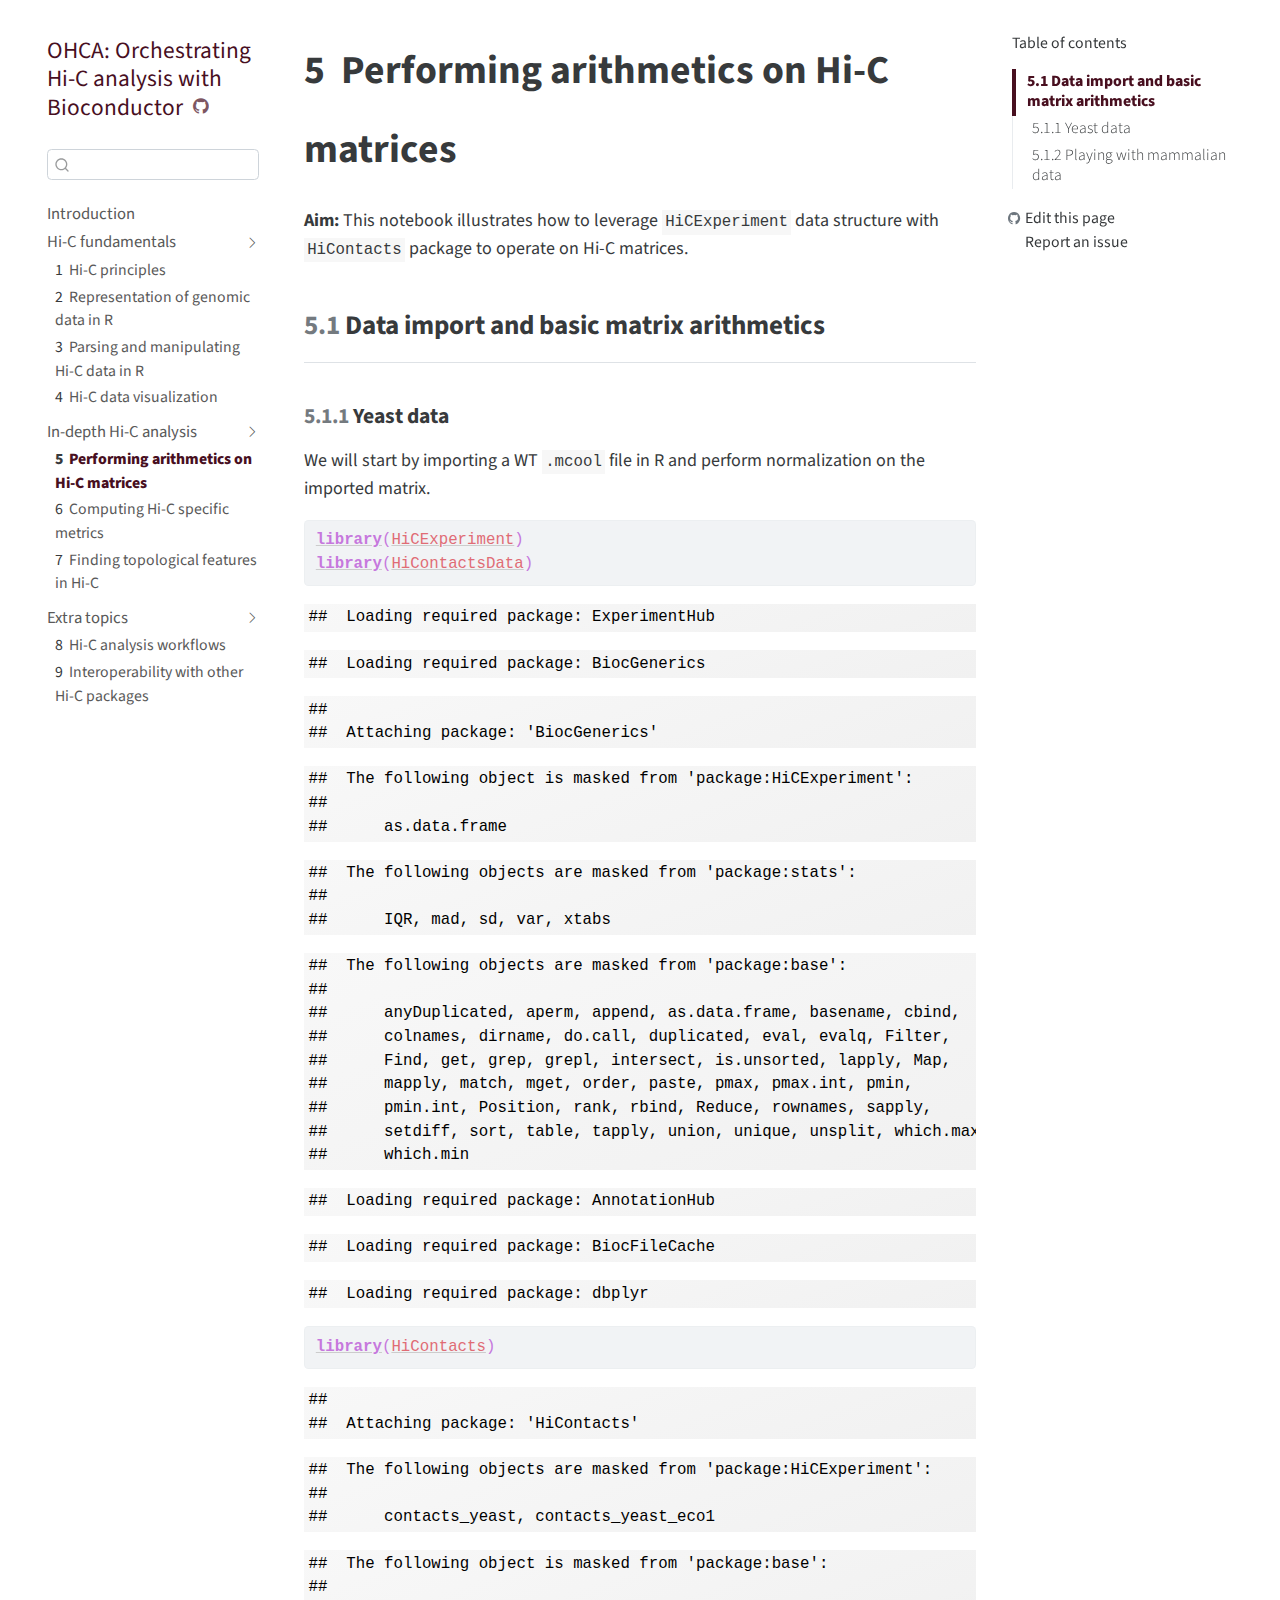
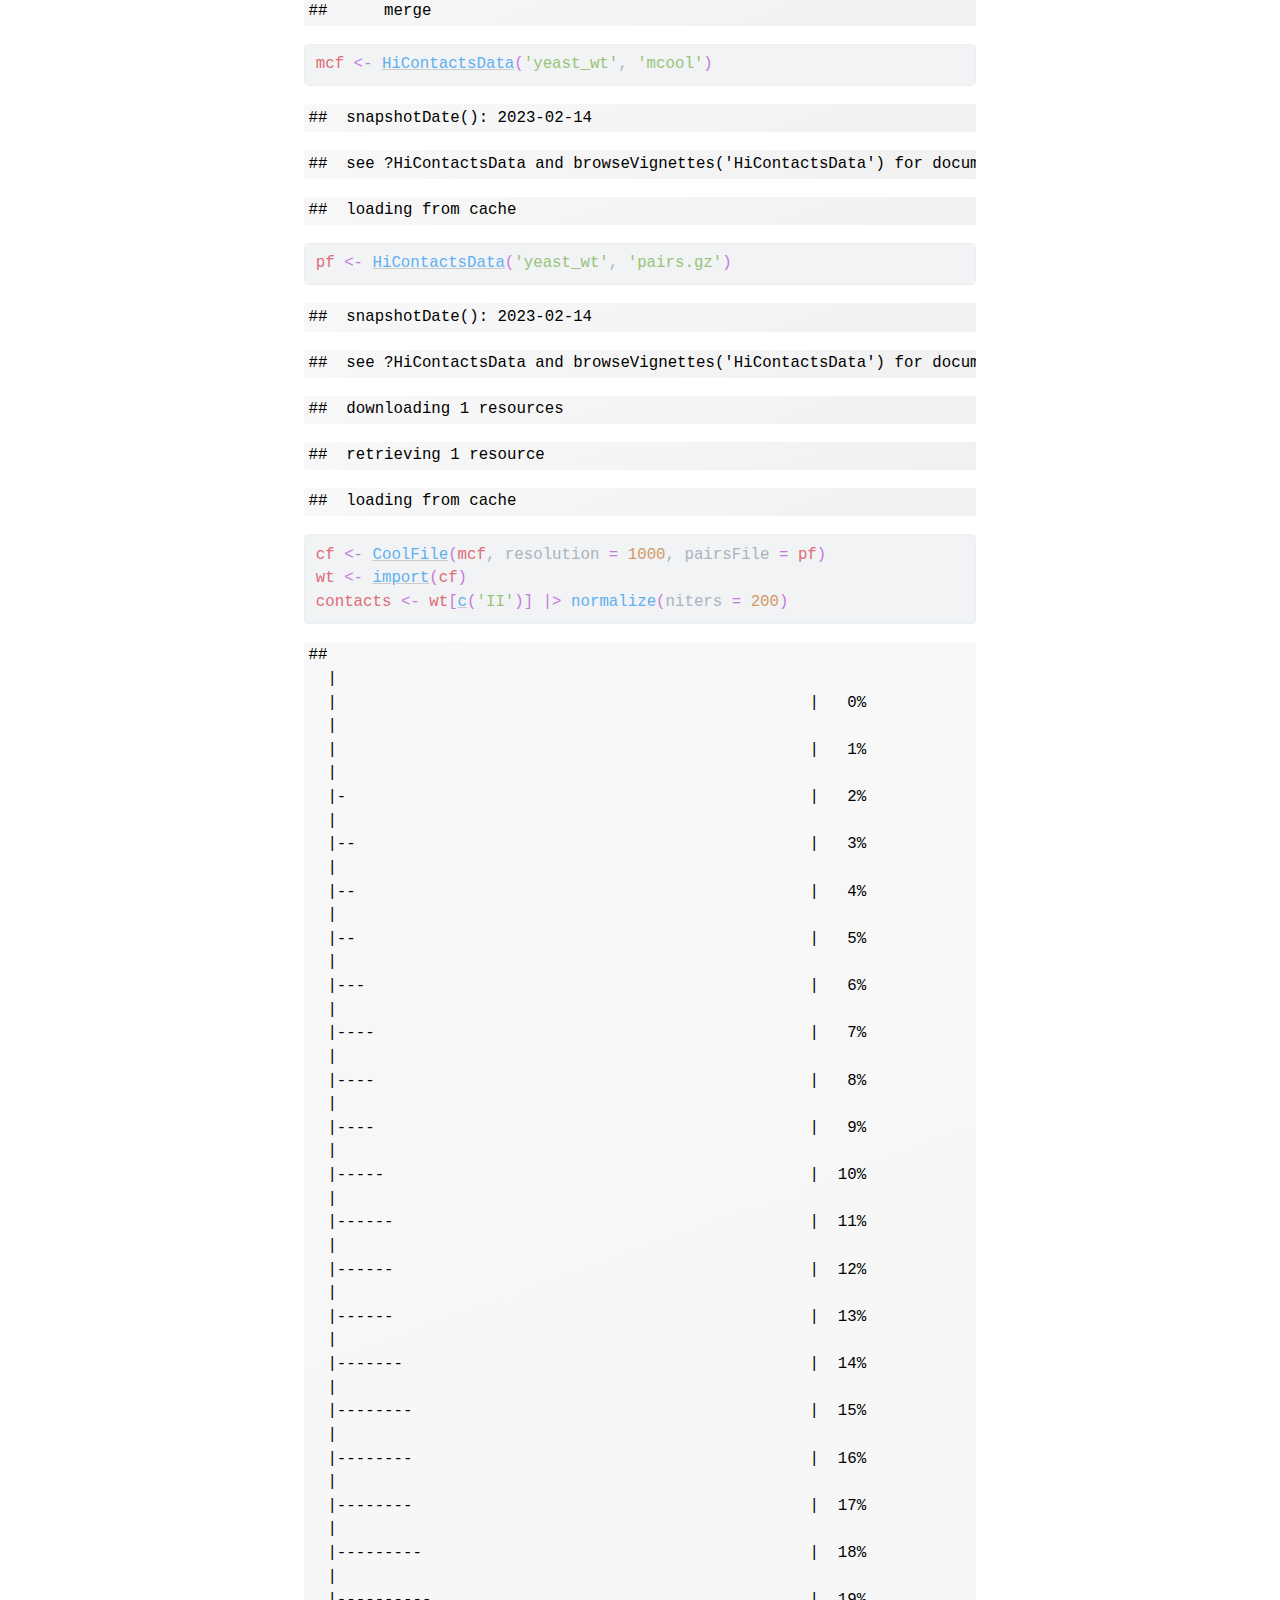
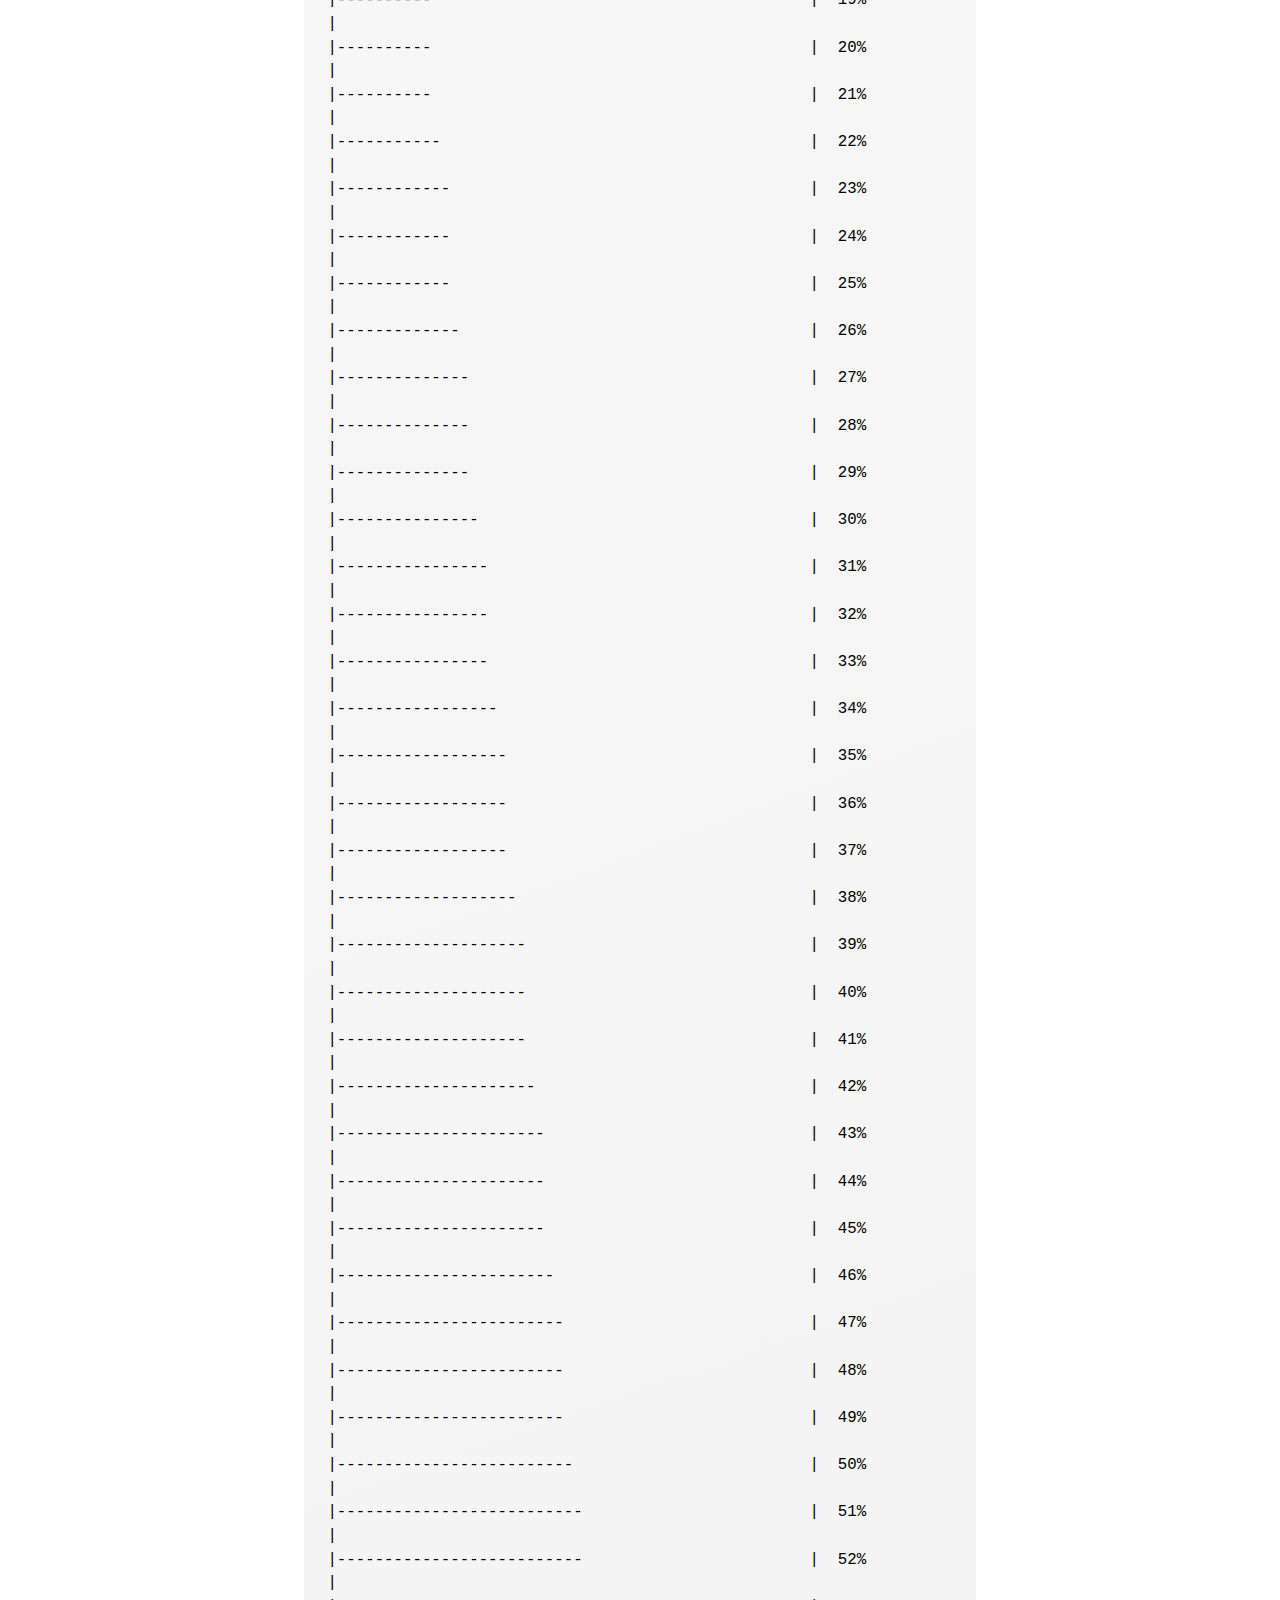
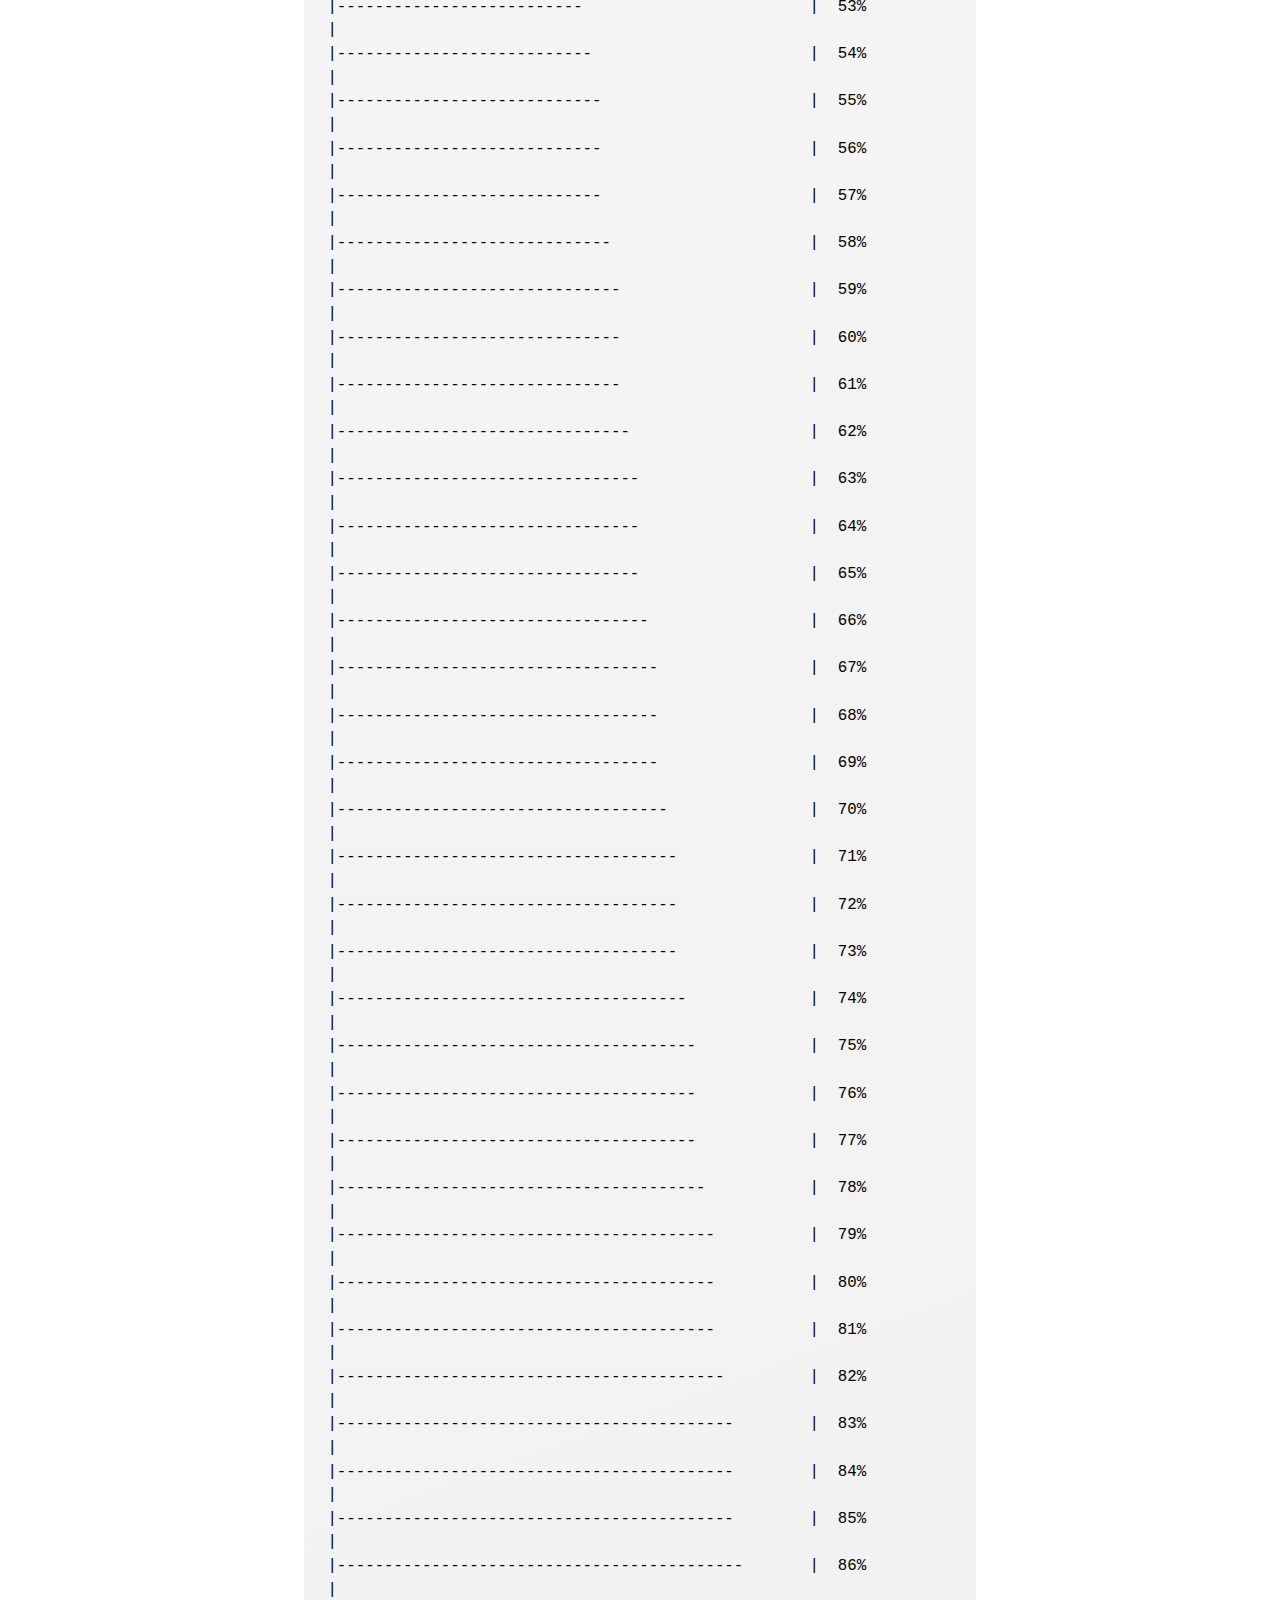
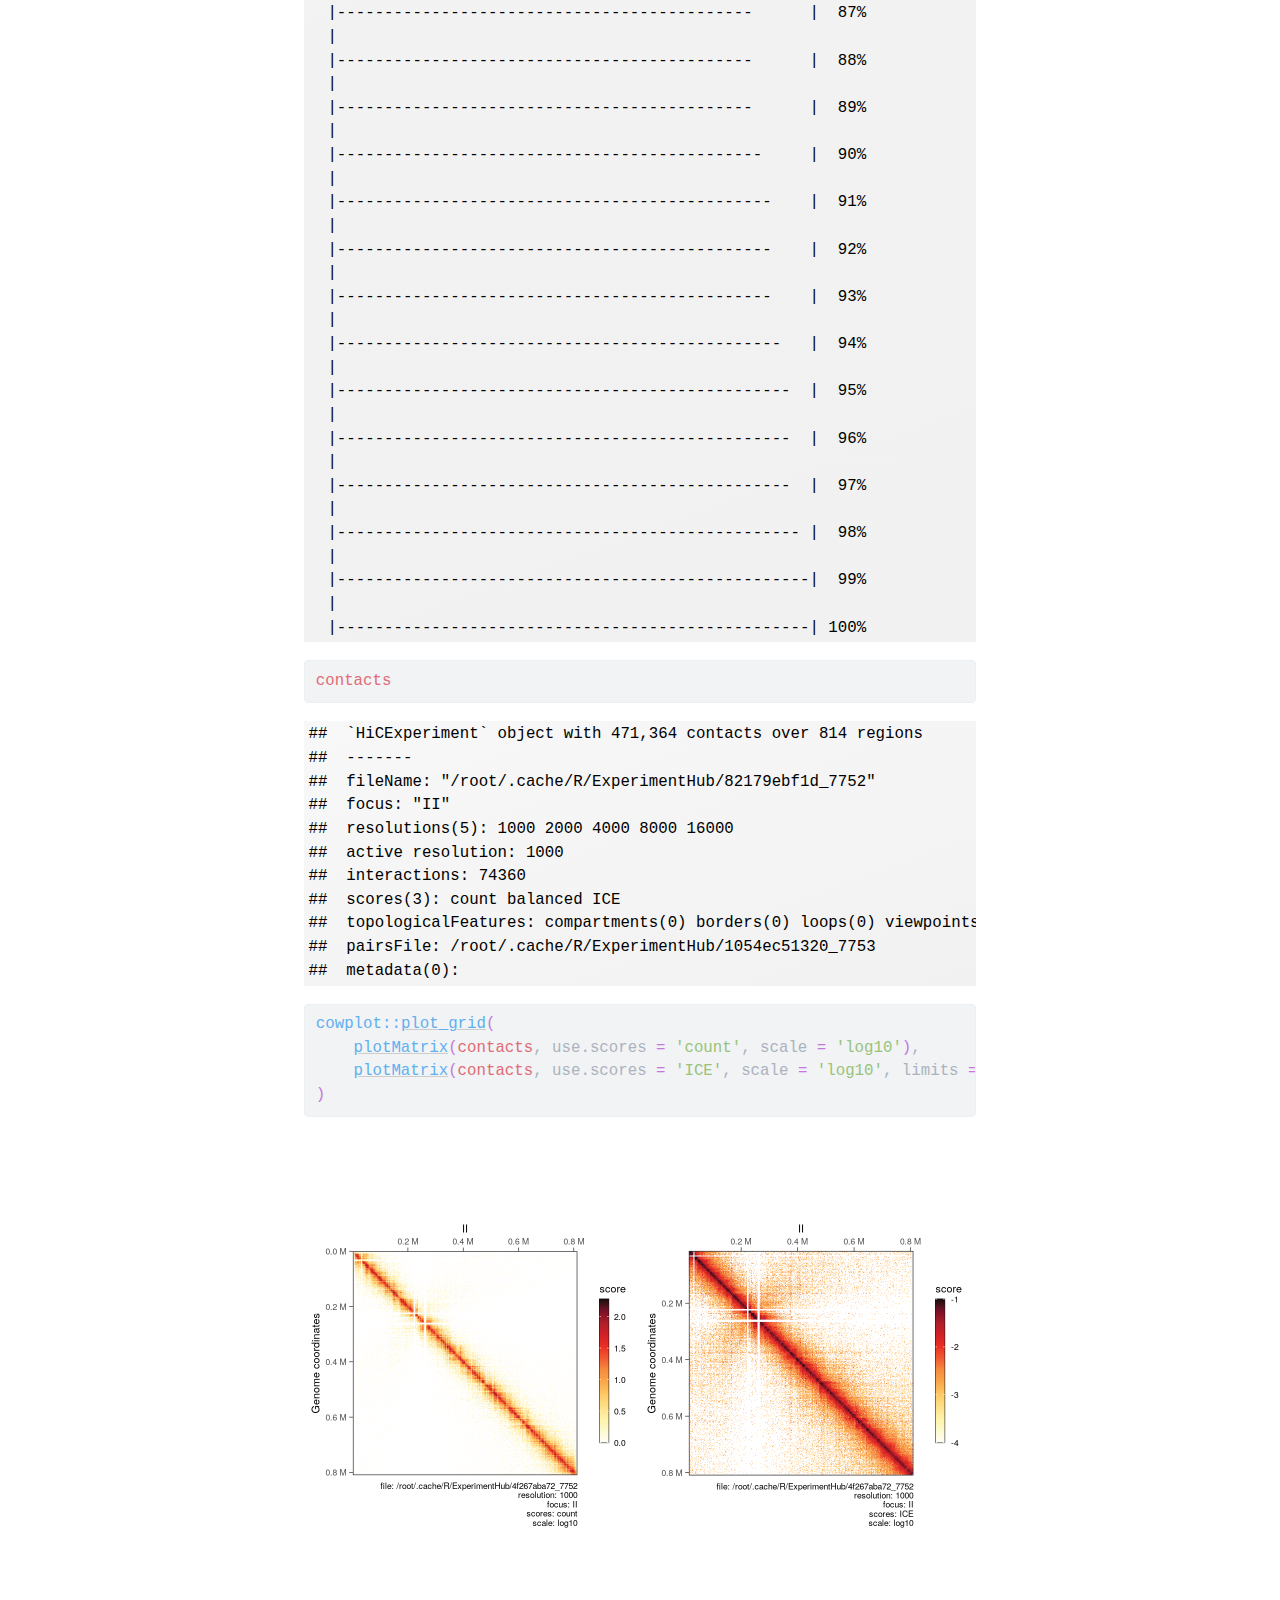
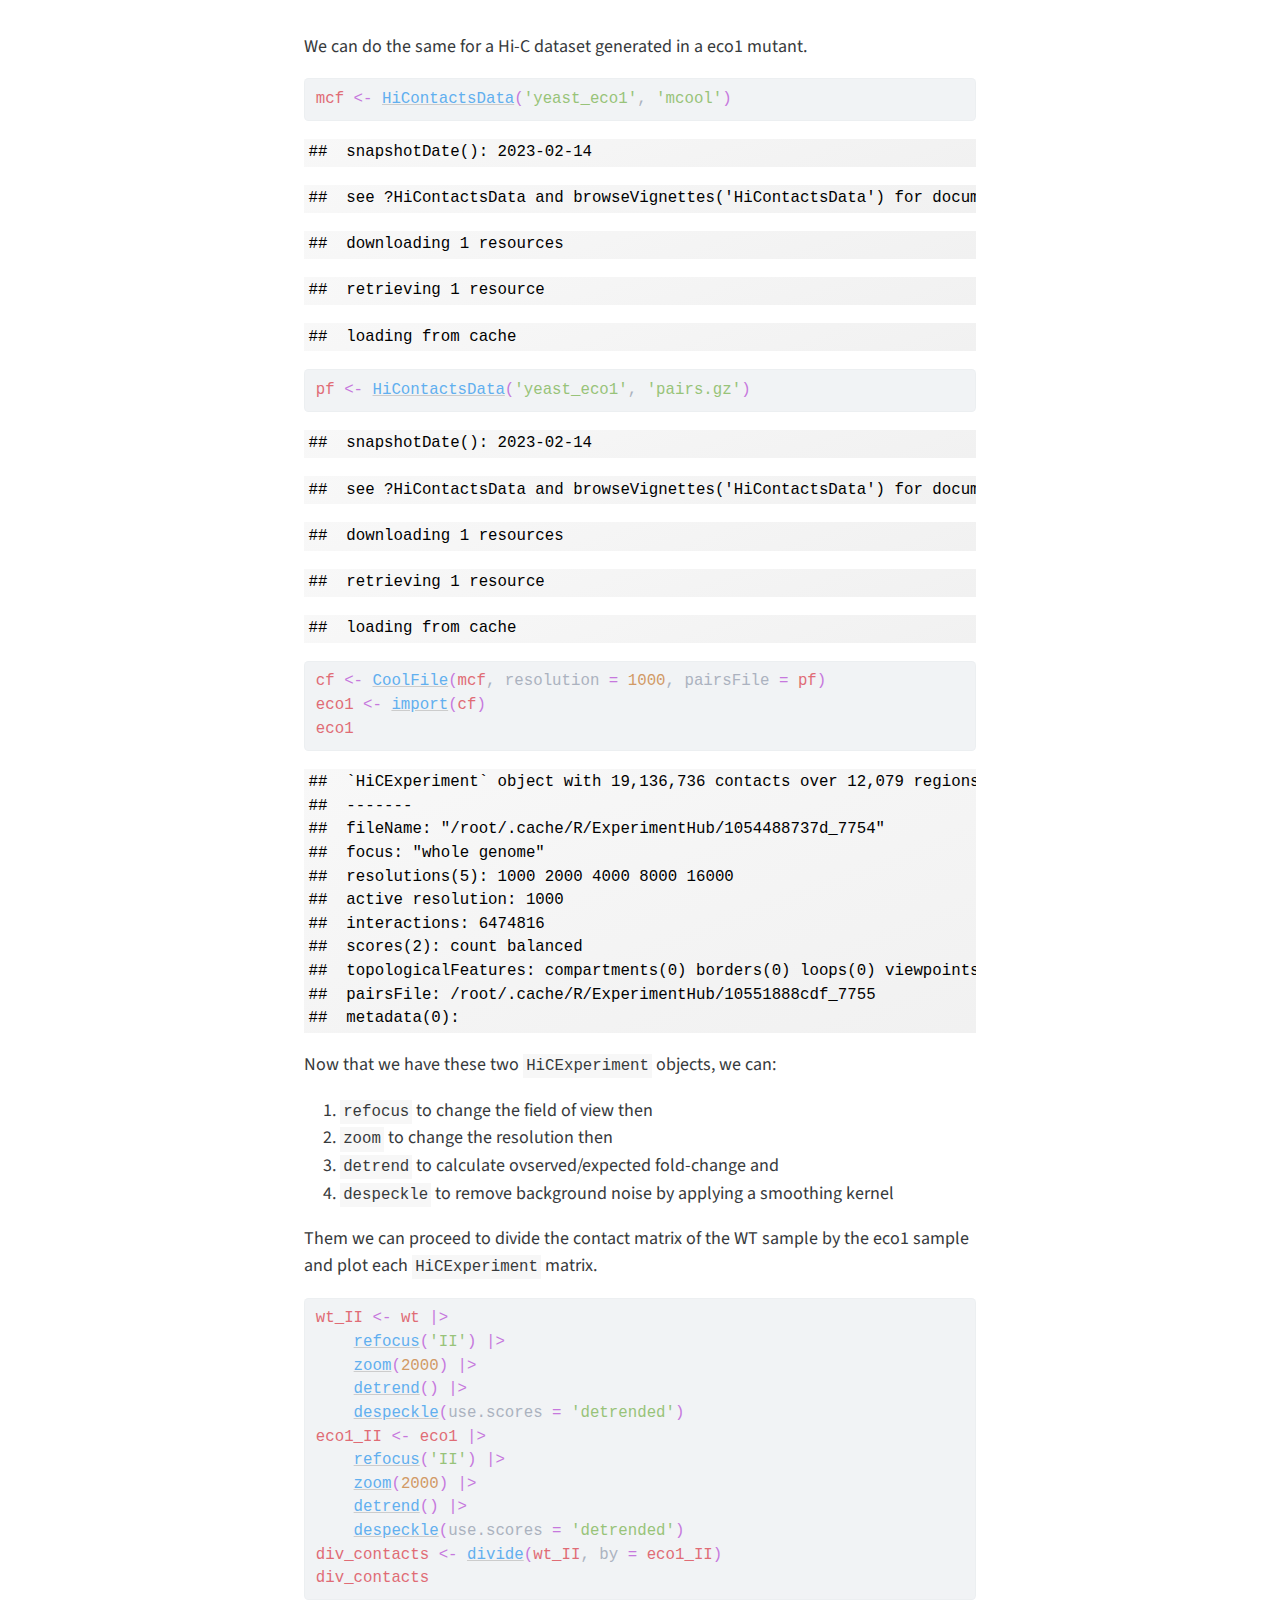
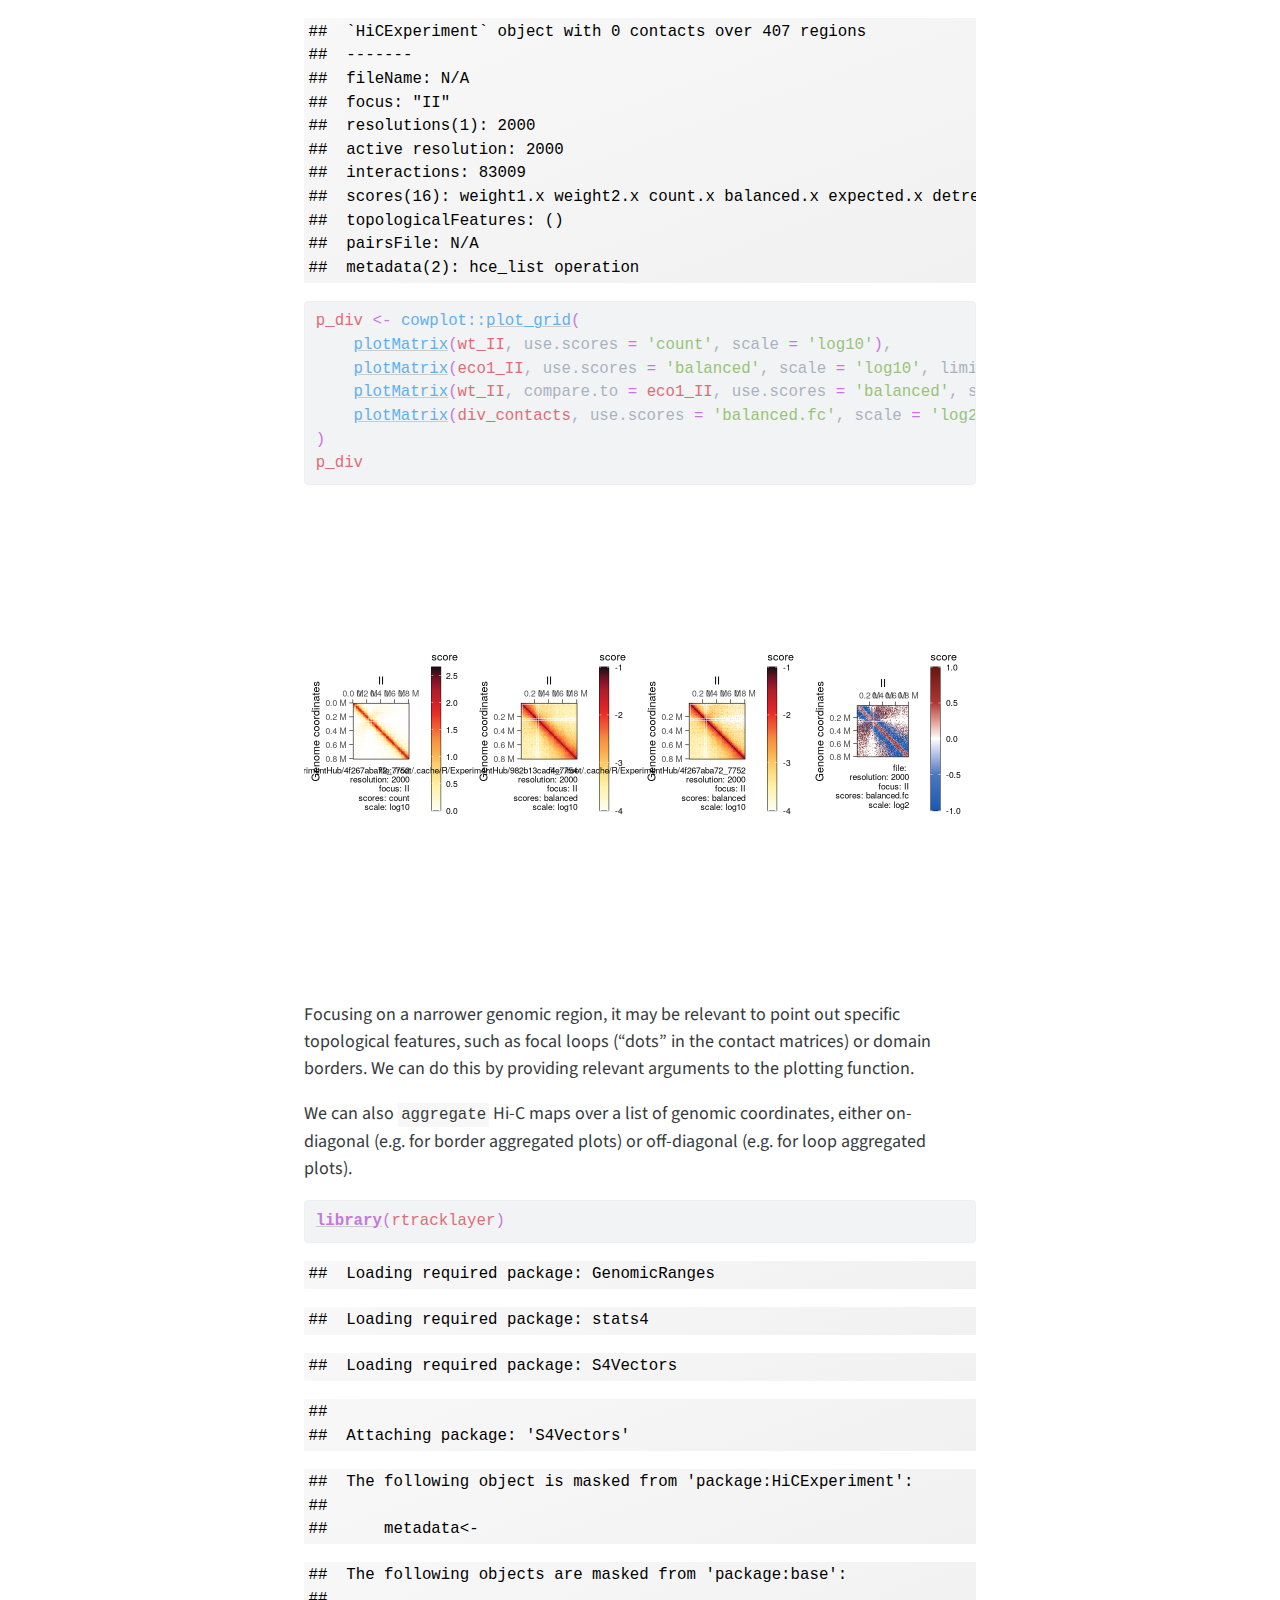
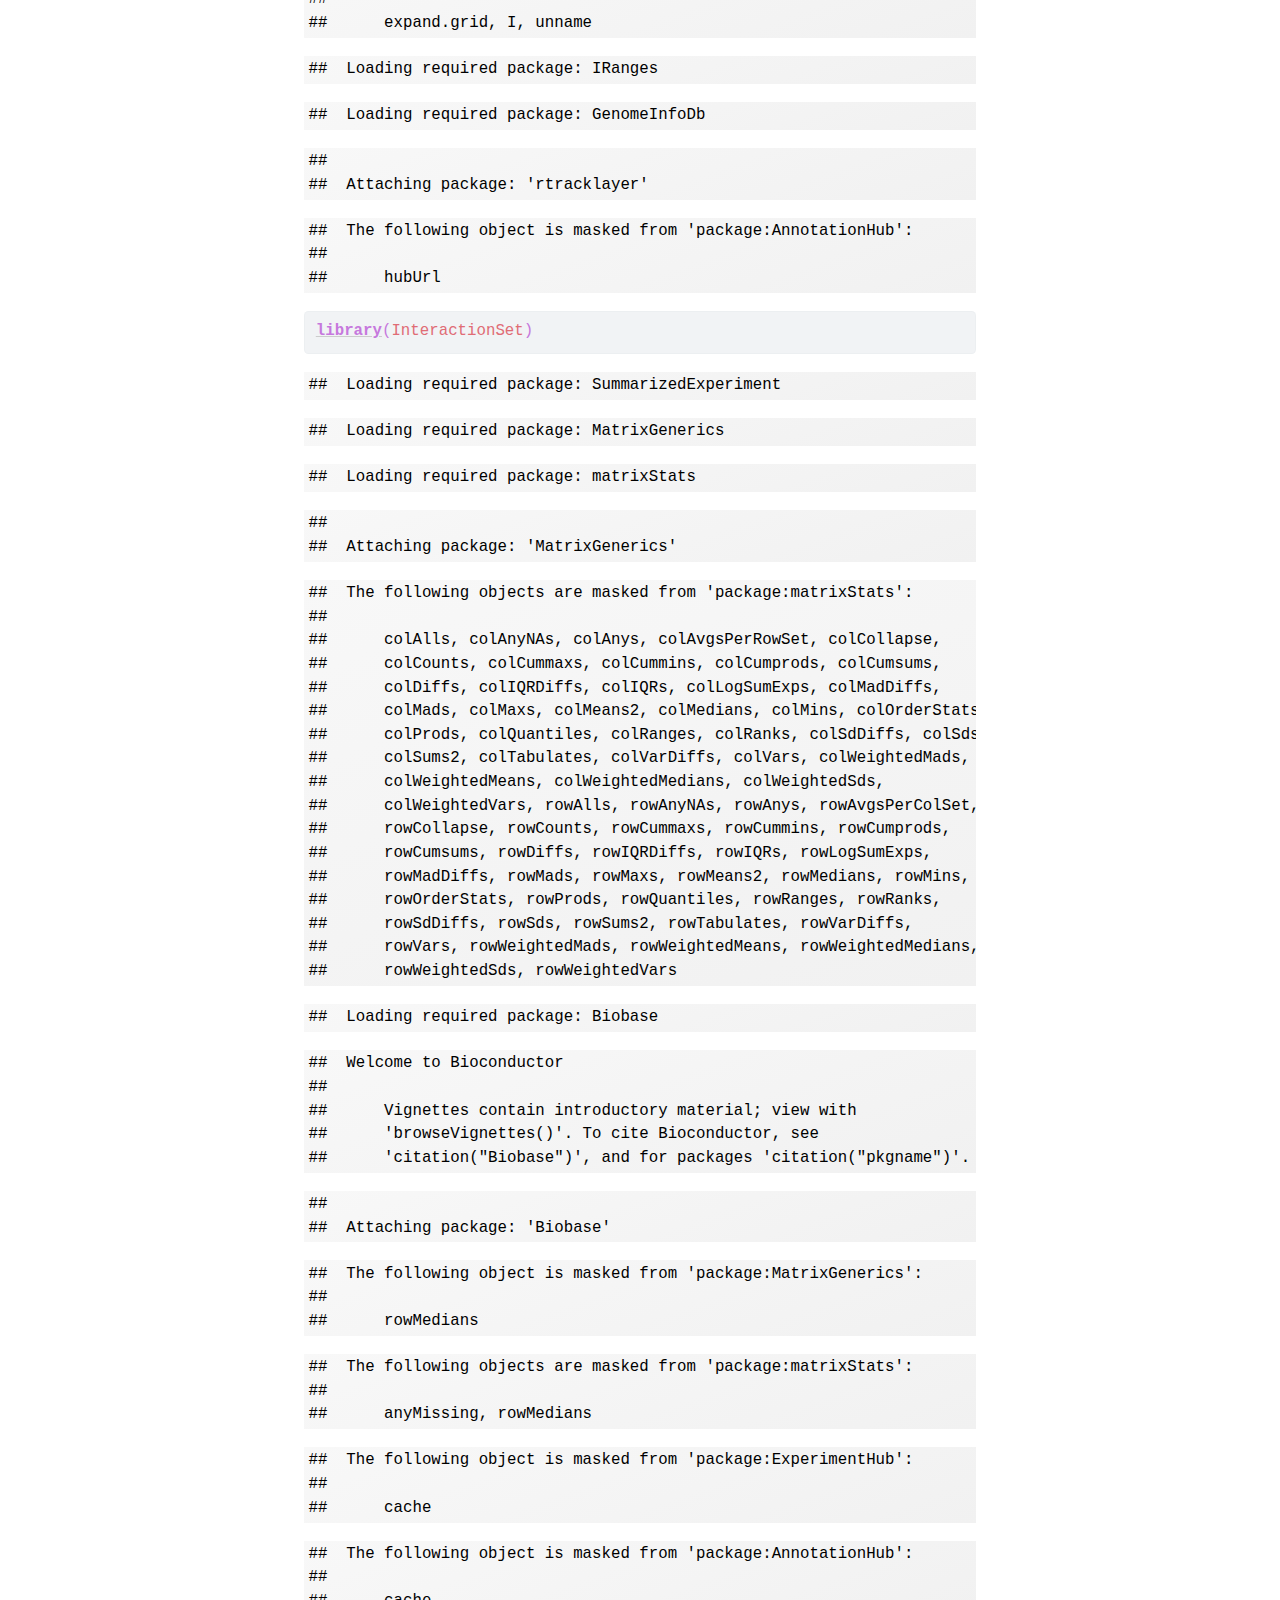
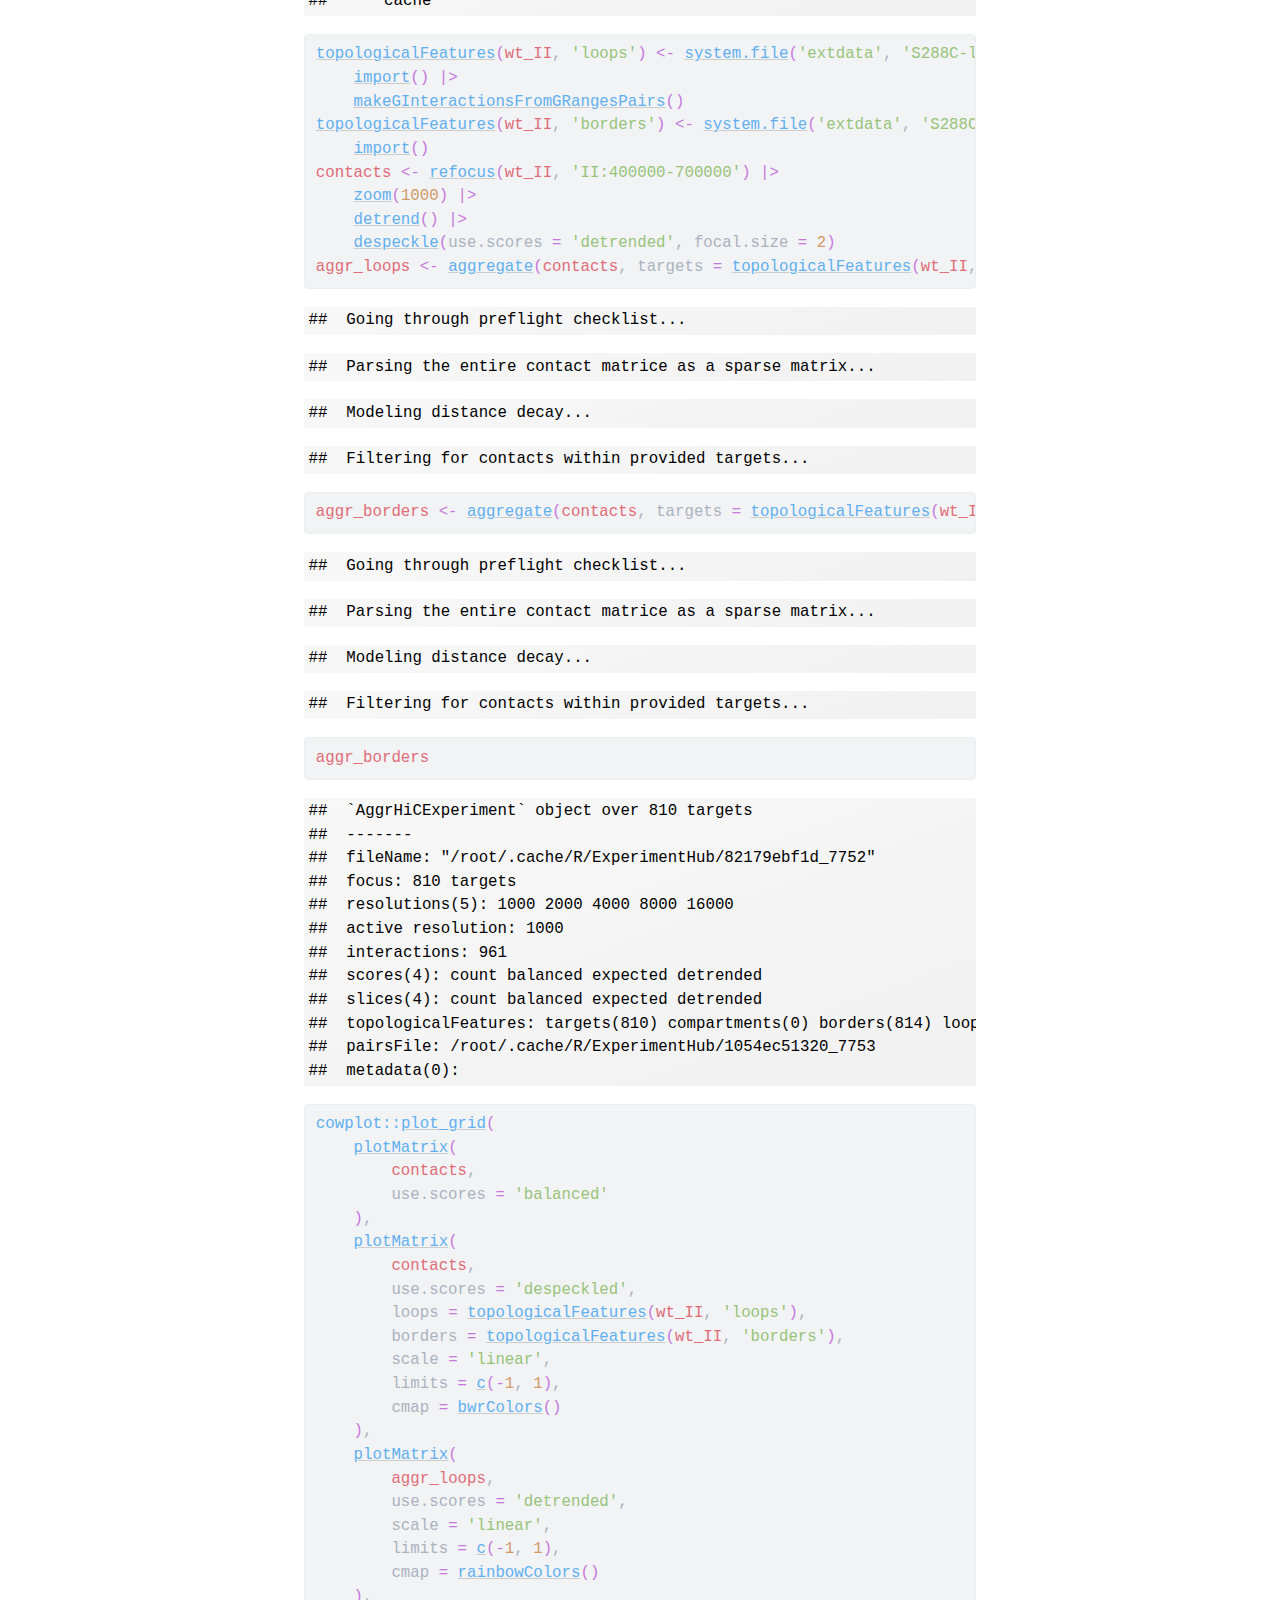
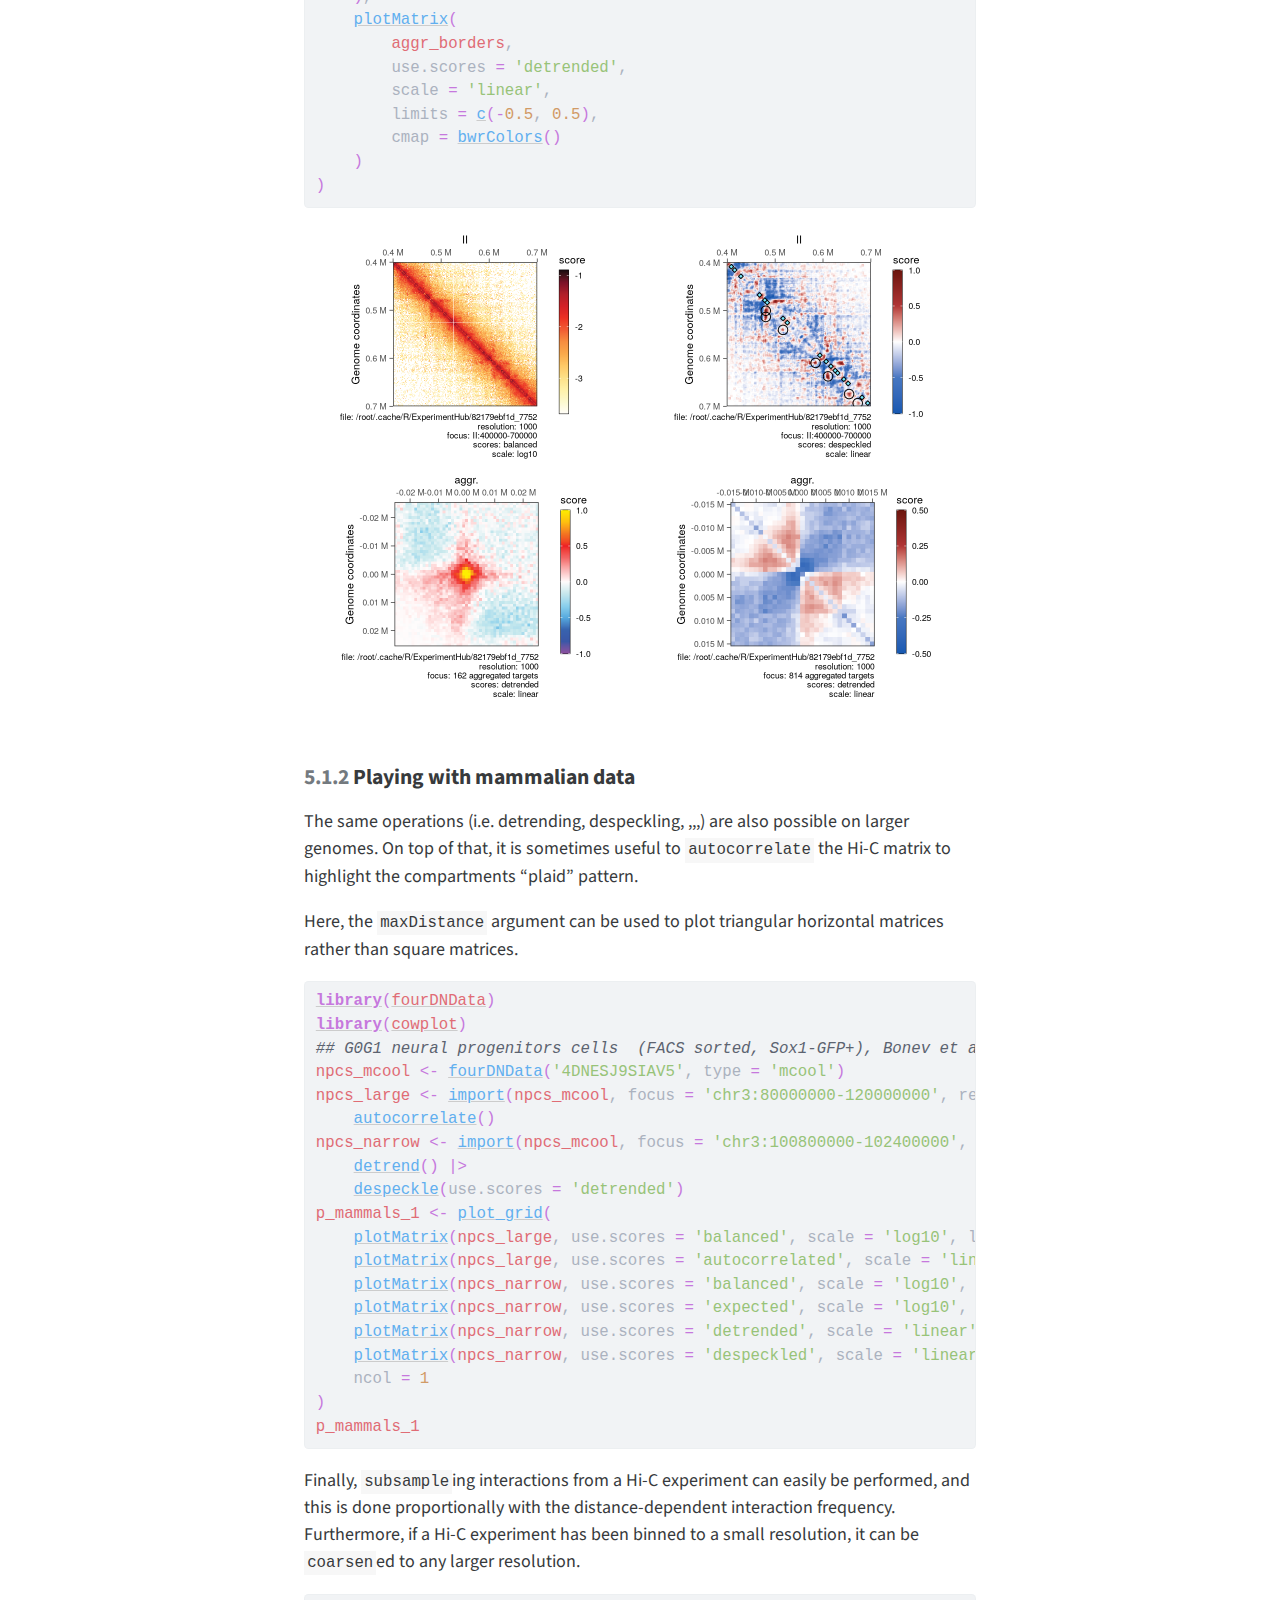
<file: Chapter5.html>
<!DOCTYPE html>
<html xmlns="http://www.w3.org/1999/xhtml" lang="en" xml:lang="en"><head>
<meta http-equiv="Content-Type" content="text/html; charset=UTF-8">
<meta charset="utf-8">
<meta name="generator" content="quarto-1.2.269">
<meta name="viewport" content="width=device-width, initial-scale=1.0, user-scalable=yes">
<meta name="author" content="Jacques Serizay">
<title>OHCA: Orchestrating Hi-C analysis with Bioconductor - 5&nbsp; Performing arithmetics on Hi-C matrices</title>
<style>
code{white-space: pre-wrap;}
span.smallcaps{font-variant: small-caps;}
div.columns{display: flex; gap: min(4vw, 1.5em);}
div.column{flex: auto; overflow-x: auto;}
div.hanging-indent{margin-left: 1.5em; text-indent: -1.5em;}
ul.task-list{list-style: none;}
ul.task-list li input[type="checkbox"] {
  width: 0.8em;
  margin: 0 0.8em 0.2em -1.6em;
  vertical-align: middle;
}
pre > code.sourceCode { white-space: pre; position: relative; }
pre > code.sourceCode > span { display: inline-block; line-height: 1.25; }
pre > code.sourceCode > span:empty { height: 1.2em; }
.sourceCode { overflow: visible; }
code.sourceCode > span { color: inherit; text-decoration: inherit; }
div.sourceCode { margin: 1em 0; }
pre.sourceCode { margin: 0; }
@media screen {
div.sourceCode { overflow: auto; }
}
@media print {
pre > code.sourceCode { white-space: pre-wrap; }
pre > code.sourceCode > span { text-indent: -5em; padding-left: 5em; }
}
pre.numberSource code
  { counter-reset: source-line 0; }
pre.numberSource code > span
  { position: relative; left: -4em; counter-increment: source-line; }
pre.numberSource code > span > a:first-child::before
  { content: counter(source-line);
    position: relative; left: -1em; text-align: right; vertical-align: baseline;
    border: none; display: inline-block;
    -webkit-touch-callout: none; -webkit-user-select: none;
    -khtml-user-select: none; -moz-user-select: none;
    -ms-user-select: none; user-select: none;
    padding: 0 4px; width: 4em;
    color: #aaaaaa;
  }
pre.numberSource { margin-left: 3em; border-left: 1px solid #aaaaaa;  padding-left: 4px; }
div.sourceCode
  {   }
@media screen {
pre > code.sourceCode > span > a:first-child::before { text-decoration: underline; }
}
code span.al { color: #ff0000; font-weight: bold; } /* Alert */
code span.an { color: #60a0b0; font-weight: bold; font-style: italic; } /* Annotation */
code span.at { color: #7d9029; } /* Attribute */
code span.bn { color: #40a070; } /* BaseN */
code span.bu { color: #008000; } /* BuiltIn */
code span.cf { color: #007020; font-weight: bold; } /* ControlFlow */
code span.ch { color: #4070a0; } /* Char */
code span.cn { color: #880000; } /* Constant */
code span.co { color: #60a0b0; font-style: italic; } /* Comment */
code span.cv { color: #60a0b0; font-weight: bold; font-style: italic; } /* CommentVar */
code span.do { color: #ba2121; font-style: italic; } /* Documentation */
code span.dt { color: #902000; } /* DataType */
code span.dv { color: #40a070; } /* DecVal */
code span.er { color: #ff0000; font-weight: bold; } /* Error */
code span.ex { } /* Extension */
code span.fl { color: #40a070; } /* Float */
code span.fu { color: #06287e; } /* Function */
code span.im { color: #008000; font-weight: bold; } /* Import */
code span.in { color: #60a0b0; font-weight: bold; font-style: italic; } /* Information */
code span.kw { color: #007020; font-weight: bold; } /* Keyword */
code span.op { color: #666666; } /* Operator */
code span.ot { color: #007020; } /* Other */
code span.pp { color: #bc7a00; } /* Preprocessor */
code span.sc { color: #4070a0; } /* SpecialChar */
code span.ss { color: #bb6688; } /* SpecialString */
code span.st { color: #4070a0; } /* String */
code span.va { color: #19177c; } /* Variable */
code span.vs { color: #4070a0; } /* VerbatimString */
code span.wa { color: #60a0b0; font-weight: bold; font-style: italic; } /* Warning */
</style>

<script src="site_libs/quarto-nav/quarto-nav.js"></script>
<script src="site_libs/quarto-nav/headroom.min.js"></script>
<script src="site_libs/clipboard/clipboard.min.js"></script>
<script src="site_libs/quarto-search/autocomplete.umd.js"></script>
<script src="site_libs/quarto-search/fuse.min.js"></script>
<script src="site_libs/quarto-search/quarto-search.js"></script>
<meta name="quarto:offset" content="./">
<link href="./Chapter6.html" rel="next">
<link href="./Chapter4.html" rel="prev">
<link href="./cover.jpg" rel="icon" type="image/jpeg">
<script src="site_libs/quarto-html/quarto.js"></script>
<script src="site_libs/quarto-html/popper.min.js"></script>
<script src="site_libs/quarto-html/tippy.umd.min.js"></script>
<script src="site_libs/quarto-html/anchor.min.js"></script>
<link href="site_libs/quarto-html/tippy.css" rel="stylesheet">
<link href="site_libs/quarto-html/quarto-syntax-highlighting.css" rel="stylesheet" id="quarto-text-highlighting-styles">
<script src="site_libs/bootstrap/bootstrap.min.js"></script>
<link href="site_libs/bootstrap/bootstrap-icons.css" rel="stylesheet">
<link href="site_libs/bootstrap/bootstrap.min.css" rel="stylesheet" id="quarto-bootstrap" data-mode="light"><script id="quarto-search-options" type="application/json">{
  "location": "sidebar",
  "copy-button": false,
  "collapse-after": 3,
  "panel-placement": "start",
  "type": "textbox",
  "limit": 20,
  "language": {
    "search-no-results-text": "No results",
    "search-matching-documents-text": "matching documents",
    "search-copy-link-title": "Copy link to search",
    "search-hide-matches-text": "Hide additional matches",
    "search-more-match-text": "more match in this document",
    "search-more-matches-text": "more matches in this document",
    "search-clear-button-title": "Clear",
    "search-detached-cancel-button-title": "Cancel",
    "search-submit-button-title": "Submit"
  }
}</script>
</head>
<body class="nav-sidebar floating">

<div id="quarto-search-results"></div>
  <header id="quarto-header" class="headroom fixed-top"><nav class="quarto-secondary-nav" data-bs-toggle="collapse" data-bs-target="#quarto-sidebar" aria-controls="quarto-sidebar" aria-expanded="false" aria-label="Toggle sidebar navigation" onclick="if (window.quartoToggleHeadroom) { window.quartoToggleHeadroom(); }"><div class="container-fluid d-flex justify-content-between">
      <h1 class="quarto-secondary-nav-title">
<span class="chapter-number">5</span>&nbsp; <span class="chapter-title">Performing arithmetics on Hi-C matrices</span>
</h1>
      <button type="button" class="quarto-btn-toggle btn" aria-label="Show secondary navigation">
        <i class="bi bi-chevron-right"></i>
      </button>
    </div>
  </nav></header><!-- content --><div id="quarto-content" class="quarto-container page-columns page-rows-contents page-layout-article">
<!-- sidebar -->
  <nav id="quarto-sidebar" class="sidebar collapse sidebar-navigation floating overflow-auto"><div class="pt-lg-2 mt-2 text-left sidebar-header">
    <div class="sidebar-title mb-0 py-0">
      <a href="./">OHCA: Orchestrating Hi-C analysis with Bioconductor</a> 
        <div class="sidebar-tools-main">
    <a href="https://github.com/js2264.OHCA/" title="Source Code" class="sidebar-tool px-1"><i class="bi bi-github"></i></a>
</div>
    </div>
      </div>
      <div class="mt-2 flex-shrink-0 align-items-center">
        <div class="sidebar-search">
        <div id="quarto-search" class="" title="Search"></div>
        </div>
      </div>
    <div class="sidebar-menu-container"> 
    <ul class="list-unstyled mt-1">
<li class="sidebar-item">
  <div class="sidebar-item-container"> 
  <a href="./index.html" class="sidebar-item-text sidebar-link">Introduction</a>
  </div>
</li>
        <li class="sidebar-item sidebar-item-section">
      <div class="sidebar-item-container"> 
            <a class="sidebar-item-text sidebar-link text-start" data-bs-toggle="collapse" data-bs-target="#quarto-sidebar-section-1" aria-expanded="true">Hi-C fundamentals</a>
          <a class="sidebar-item-toggle text-start" data-bs-toggle="collapse" data-bs-target="#quarto-sidebar-section-1" aria-expanded="true">
            <i class="bi bi-chevron-right ms-2"></i>
          </a> 
      </div>
      <ul id="quarto-sidebar-section-1" class="collapse list-unstyled sidebar-section depth1 show">
<li class="sidebar-item">
  <div class="sidebar-item-container"> 
  <a href="./Chapter1.html" class="sidebar-item-text sidebar-link"><span class="chapter-number">1</span>&nbsp; <span class="chapter-title">Hi-C principles</span></a>
  </div>
</li>
          <li class="sidebar-item">
  <div class="sidebar-item-container"> 
  <a href="./Chapter2.html" class="sidebar-item-text sidebar-link"><span class="chapter-number">2</span>&nbsp; <span class="chapter-title">Representation of genomic data in R</span></a>
  </div>
</li>
          <li class="sidebar-item">
  <div class="sidebar-item-container"> 
  <a href="./Chapter3.html" class="sidebar-item-text sidebar-link"><span class="chapter-number">3</span>&nbsp; <span class="chapter-title">Parsing and manipulating Hi-C data in R</span></a>
  </div>
</li>
          <li class="sidebar-item">
  <div class="sidebar-item-container"> 
  <a href="./Chapter4.html" class="sidebar-item-text sidebar-link"><span class="chapter-number">4</span>&nbsp; <span class="chapter-title">Hi-C data visualization</span></a>
  </div>
</li>
      </ul>
</li>
        <li class="sidebar-item sidebar-item-section">
      <div class="sidebar-item-container"> 
            <a class="sidebar-item-text sidebar-link text-start" data-bs-toggle="collapse" data-bs-target="#quarto-sidebar-section-2" aria-expanded="true">In-depth Hi-C analysis</a>
          <a class="sidebar-item-toggle text-start" data-bs-toggle="collapse" data-bs-target="#quarto-sidebar-section-2" aria-expanded="true">
            <i class="bi bi-chevron-right ms-2"></i>
          </a> 
      </div>
      <ul id="quarto-sidebar-section-2" class="collapse list-unstyled sidebar-section depth1 show">
<li class="sidebar-item">
  <div class="sidebar-item-container"> 
  <a href="./Chapter5.html" class="sidebar-item-text sidebar-link active"><span class="chapter-number">5</span>&nbsp; <span class="chapter-title">Performing arithmetics on Hi-C matrices</span></a>
  </div>
</li>
          <li class="sidebar-item">
  <div class="sidebar-item-container"> 
  <a href="./Chapter6.html" class="sidebar-item-text sidebar-link"><span class="chapter-number">6</span>&nbsp; <span class="chapter-title">Computing Hi-C specific metrics</span></a>
  </div>
</li>
          <li class="sidebar-item">
  <div class="sidebar-item-container"> 
  <a href="./Chapter7.html" class="sidebar-item-text sidebar-link"><span class="chapter-number">7</span>&nbsp; <span class="chapter-title">Finding topological features in Hi-C</span></a>
  </div>
</li>
      </ul>
</li>
        <li class="sidebar-item sidebar-item-section">
      <div class="sidebar-item-container"> 
            <a class="sidebar-item-text sidebar-link text-start" data-bs-toggle="collapse" data-bs-target="#quarto-sidebar-section-3" aria-expanded="true">Extra topics</a>
          <a class="sidebar-item-toggle text-start" data-bs-toggle="collapse" data-bs-target="#quarto-sidebar-section-3" aria-expanded="true">
            <i class="bi bi-chevron-right ms-2"></i>
          </a> 
      </div>
      <ul id="quarto-sidebar-section-3" class="collapse list-unstyled sidebar-section depth1 show">
<li class="sidebar-item">
  <div class="sidebar-item-container"> 
  <a href="./Chapter8.html" class="sidebar-item-text sidebar-link"><span class="chapter-number">8</span>&nbsp; <span class="chapter-title">Hi-C analysis workflows</span></a>
  </div>
</li>
          <li class="sidebar-item">
  <div class="sidebar-item-container"> 
  <a href="./Chapter9.html" class="sidebar-item-text sidebar-link"><span class="chapter-number">9</span>&nbsp; <span class="chapter-title">Interoperability with other Hi-C packages</span></a>
  </div>
</li>
      </ul>
</li>
    </ul>
</div>
</nav><!-- margin-sidebar --><div id="quarto-margin-sidebar" class="sidebar margin-sidebar">
        <nav id="TOC" role="doc-toc" class="toc-active"><h2 id="toc-title">Table of contents</h2>
   
  <ul>
<li>
<a href="#data-import-and-basic-matrix-arithmetics" id="toc-data-import-and-basic-matrix-arithmetics" class="nav-link active" data-scroll-target="#data-import-and-basic-matrix-arithmetics"><span class="toc-section-number">5.1</span>  Data import and basic matrix arithmetics</a>
  <ul class="collapse">
<li><a href="#yeast-data" id="toc-yeast-data" class="nav-link" data-scroll-target="#yeast-data"><span class="toc-section-number">5.1.1</span>  Yeast data</a></li>
  <li><a href="#playing-with-mammalian-data" id="toc-playing-with-mammalian-data" class="nav-link" data-scroll-target="#playing-with-mammalian-data"><span class="toc-section-number">5.1.2</span>  Playing with mammalian data</a></li>
  </ul>
</li>
  </ul><div class="toc-actions"><div><i class="bi bi-github"></i></div><div class="action-links"><p><a href="https://github.com/js2264.OHCA/edit/main/Chapter5.qmd" class="toc-action">Edit this page</a></p><p><a href="https://github.com/js2264.OHCA/issues/new" class="toc-action">Report an issue</a></p></div></div></nav>
    </div>
<!-- main -->
<main class="content" id="quarto-document-content"><header id="title-block-header" class="quarto-title-block default"><div class="quarto-title">
<h1 class="title d-none d-lg-block">
<span class="chapter-number">5</span>&nbsp; <span class="chapter-title">Performing arithmetics on Hi-C matrices</span>
</h1>
</div>



<div class="quarto-title-meta">

    
  
    
  </div>
  

</header><div class="cell">

</div>
<p><strong>Aim:</strong> This notebook illustrates how to leverage <code>HiCExperiment</code> data structure with <code>HiContacts</code> package to operate on Hi-C matrices.</p>
<section id="data-import-and-basic-matrix-arithmetics" class="level2" data-number="5.1"><h2 data-number="5.1" class="anchored" data-anchor-id="data-import-and-basic-matrix-arithmetics">
<span class="header-section-number">5.1</span> Data import and basic matrix arithmetics</h2>
<section id="yeast-data" class="level3" data-number="5.1.1"><h3 data-number="5.1.1" class="anchored" data-anchor-id="yeast-data">
<span class="header-section-number">5.1.1</span> Yeast data</h3>
<p>We will start by importing a WT <code>.mcool</code> file in R and perform normalization on the imported matrix.</p>
<div class="cell" data-hash="Chapter5_cache/html/yeast_norm_d56e069e7db40fffc3e6ae45ad273478">
<div class="sourceCode" id="cb1"><pre class="downlit sourceCode r code-with-copy"><code class="sourceCode R"><span><span class="kw"><a href="https://rdrr.io/r/base/library.html">library</a></span><span class="op">(</span><span class="va"><a href="https://github.com/js2264/HiCExperiment">HiCExperiment</a></span><span class="op">)</span></span>
<span><span class="kw"><a href="https://rdrr.io/r/base/library.html">library</a></span><span class="op">(</span><span class="va"><a href="https://github.com/js2264/HiContactsData">HiContactsData</a></span><span class="op">)</span></span></code><button title="Copy to Clipboard" class="code-copy-button"><i class="bi"></i></button></pre></div>
<div class="cell-output cell-output-stderr">
<pre><code>##  Loading required package: ExperimentHub</code></pre>
</div>
<div class="cell-output cell-output-stderr">
<pre><code>##  Loading required package: BiocGenerics</code></pre>
</div>
<div class="cell-output cell-output-stderr">
<pre><code>##  
##  Attaching package: 'BiocGenerics'</code></pre>
</div>
<div class="cell-output cell-output-stderr">
<pre><code>##  The following object is masked from 'package:HiCExperiment':
##  
##      as.data.frame</code></pre>
</div>
<div class="cell-output cell-output-stderr">
<pre><code>##  The following objects are masked from 'package:stats':
##  
##      IQR, mad, sd, var, xtabs</code></pre>
</div>
<div class="cell-output cell-output-stderr">
<pre><code>##  The following objects are masked from 'package:base':
##  
##      anyDuplicated, aperm, append, as.data.frame, basename, cbind,
##      colnames, dirname, do.call, duplicated, eval, evalq, Filter,
##      Find, get, grep, grepl, intersect, is.unsorted, lapply, Map,
##      mapply, match, mget, order, paste, pmax, pmax.int, pmin,
##      pmin.int, Position, rank, rbind, Reduce, rownames, sapply,
##      setdiff, sort, table, tapply, union, unique, unsplit, which.max,
##      which.min</code></pre>
</div>
<div class="cell-output cell-output-stderr">
<pre><code>##  Loading required package: AnnotationHub</code></pre>
</div>
<div class="cell-output cell-output-stderr">
<pre><code>##  Loading required package: BiocFileCache</code></pre>
</div>
<div class="cell-output cell-output-stderr">
<pre><code>##  Loading required package: dbplyr</code></pre>
</div>
<div class="sourceCode" id="cb11"><pre class="downlit sourceCode r code-with-copy"><code class="sourceCode R"><span><span class="kw"><a href="https://rdrr.io/r/base/library.html">library</a></span><span class="op">(</span><span class="va"><a href="https://github.com/js2264/HiContacts">HiContacts</a></span><span class="op">)</span></span></code><button title="Copy to Clipboard" class="code-copy-button"><i class="bi"></i></button></pre></div>
<div class="cell-output cell-output-stderr">
<pre><code>##  
##  Attaching package: 'HiContacts'</code></pre>
</div>
<div class="cell-output cell-output-stderr">
<pre><code>##  The following objects are masked from 'package:HiCExperiment':
##  
##      contacts_yeast, contacts_yeast_eco1</code></pre>
</div>
<div class="cell-output cell-output-stderr">
<pre><code>##  The following object is masked from 'package:base':
##  
##      merge</code></pre>
</div>
<div class="sourceCode" id="cb15"><pre class="downlit sourceCode r code-with-copy"><code class="sourceCode R"><span><span class="va">mcf</span> <span class="op">&lt;-</span> <span class="fu"><a href="https://rdrr.io/pkg/HiContactsData/man/HiContactsData.html">HiContactsData</a></span><span class="op">(</span><span class="st">'yeast_wt'</span>, <span class="st">'mcool'</span><span class="op">)</span></span></code><button title="Copy to Clipboard" class="code-copy-button"><i class="bi"></i></button></pre></div>
<div class="cell-output cell-output-stderr">
<pre><code>##  snapshotDate(): 2023-02-14</code></pre>
</div>
<div class="cell-output cell-output-stderr">
<pre><code>##  see ?HiContactsData and browseVignettes('HiContactsData') for documentation</code></pre>
</div>
<div class="cell-output cell-output-stderr">
<pre><code>##  loading from cache</code></pre>
</div>
<div class="sourceCode" id="cb19"><pre class="downlit sourceCode r code-with-copy"><code class="sourceCode R"><span><span class="va">pf</span> <span class="op">&lt;-</span> <span class="fu"><a href="https://rdrr.io/pkg/HiContactsData/man/HiContactsData.html">HiContactsData</a></span><span class="op">(</span><span class="st">'yeast_wt'</span>, <span class="st">'pairs.gz'</span><span class="op">)</span></span></code><button title="Copy to Clipboard" class="code-copy-button"><i class="bi"></i></button></pre></div>
<div class="cell-output cell-output-stderr">
<pre><code>##  snapshotDate(): 2023-02-14</code></pre>
</div>
<div class="cell-output cell-output-stderr">
<pre><code>##  see ?HiContactsData and browseVignettes('HiContactsData') for documentation</code></pre>
</div>
<div class="cell-output cell-output-stderr">
<pre><code>##  downloading 1 resources</code></pre>
</div>
<div class="cell-output cell-output-stderr">
<pre><code>##  retrieving 1 resource</code></pre>
</div>
<div class="cell-output cell-output-stderr">
<pre><code>##  loading from cache</code></pre>
</div>
<div class="sourceCode" id="cb25"><pre class="downlit sourceCode r code-with-copy"><code class="sourceCode R"><span><span class="va">cf</span> <span class="op">&lt;-</span> <span class="fu"><a href="https://rdrr.io/pkg/HiCExperiment/man/CoolFile-class.html">CoolFile</a></span><span class="op">(</span><span class="va">mcf</span>, resolution <span class="op">=</span> <span class="fl">1000</span>, pairsFile <span class="op">=</span> <span class="va">pf</span><span class="op">)</span></span>
<span><span class="va">wt</span> <span class="op">&lt;-</span> <span class="fu"><a href="https://rdrr.io/pkg/BiocIO/man/IO.html">import</a></span><span class="op">(</span><span class="va">cf</span><span class="op">)</span></span>
<span><span class="va">contacts</span> <span class="op">&lt;-</span> <span class="va">wt</span><span class="op">[</span><span class="fu"><a href="https://rdrr.io/r/base/c.html">c</a></span><span class="op">(</span><span class="st">'II'</span><span class="op">)</span><span class="op">]</span> <span class="op">|&gt;</span> <span class="fu">normalize</span><span class="op">(</span>niters <span class="op">=</span> <span class="fl">200</span><span class="op">)</span></span></code><button title="Copy to Clipboard" class="code-copy-button"><i class="bi"></i></button></pre></div>
<div class="cell-output cell-output-stdout">
<pre><code>##  
  |                                                        
  |                                                  |   0%
  |                                                        
  |                                                  |   1%
  |                                                        
  |-                                                 |   2%
  |                                                        
  |--                                                |   3%
  |                                                        
  |--                                                |   4%
  |                                                        
  |--                                                |   5%
  |                                                        
  |---                                               |   6%
  |                                                        
  |----                                              |   7%
  |                                                        
  |----                                              |   8%
  |                                                        
  |----                                              |   9%
  |                                                        
  |-----                                             |  10%
  |                                                        
  |------                                            |  11%
  |                                                        
  |------                                            |  12%
  |                                                        
  |------                                            |  13%
  |                                                        
  |-------                                           |  14%
  |                                                        
  |--------                                          |  15%
  |                                                        
  |--------                                          |  16%
  |                                                        
  |--------                                          |  17%
  |                                                        
  |---------                                         |  18%
  |                                                        
  |----------                                        |  19%
  |                                                        
  |----------                                        |  20%
  |                                                        
  |----------                                        |  21%
  |                                                        
  |-----------                                       |  22%
  |                                                        
  |------------                                      |  23%
  |                                                        
  |------------                                      |  24%
  |                                                        
  |------------                                      |  25%
  |                                                        
  |-------------                                     |  26%
  |                                                        
  |--------------                                    |  27%
  |                                                        
  |--------------                                    |  28%
  |                                                        
  |--------------                                    |  29%
  |                                                        
  |---------------                                   |  30%
  |                                                        
  |----------------                                  |  31%
  |                                                        
  |----------------                                  |  32%
  |                                                        
  |----------------                                  |  33%
  |                                                        
  |-----------------                                 |  34%
  |                                                        
  |------------------                                |  35%
  |                                                        
  |------------------                                |  36%
  |                                                        
  |------------------                                |  37%
  |                                                        
  |-------------------                               |  38%
  |                                                        
  |--------------------                              |  39%
  |                                                        
  |--------------------                              |  40%
  |                                                        
  |--------------------                              |  41%
  |                                                        
  |---------------------                             |  42%
  |                                                        
  |----------------------                            |  43%
  |                                                        
  |----------------------                            |  44%
  |                                                        
  |----------------------                            |  45%
  |                                                        
  |-----------------------                           |  46%
  |                                                        
  |------------------------                          |  47%
  |                                                        
  |------------------------                          |  48%
  |                                                        
  |------------------------                          |  49%
  |                                                        
  |-------------------------                         |  50%
  |                                                        
  |--------------------------                        |  51%
  |                                                        
  |--------------------------                        |  52%
  |                                                        
  |--------------------------                        |  53%
  |                                                        
  |---------------------------                       |  54%
  |                                                        
  |----------------------------                      |  55%
  |                                                        
  |----------------------------                      |  56%
  |                                                        
  |----------------------------                      |  57%
  |                                                        
  |-----------------------------                     |  58%
  |                                                        
  |------------------------------                    |  59%
  |                                                        
  |------------------------------                    |  60%
  |                                                        
  |------------------------------                    |  61%
  |                                                        
  |-------------------------------                   |  62%
  |                                                        
  |--------------------------------                  |  63%
  |                                                        
  |--------------------------------                  |  64%
  |                                                        
  |--------------------------------                  |  65%
  |                                                        
  |---------------------------------                 |  66%
  |                                                        
  |----------------------------------                |  67%
  |                                                        
  |----------------------------------                |  68%
  |                                                        
  |----------------------------------                |  69%
  |                                                        
  |-----------------------------------               |  70%
  |                                                        
  |------------------------------------              |  71%
  |                                                        
  |------------------------------------              |  72%
  |                                                        
  |------------------------------------              |  73%
  |                                                        
  |-------------------------------------             |  74%
  |                                                        
  |--------------------------------------            |  75%
  |                                                        
  |--------------------------------------            |  76%
  |                                                        
  |--------------------------------------            |  77%
  |                                                        
  |---------------------------------------           |  78%
  |                                                        
  |----------------------------------------          |  79%
  |                                                        
  |----------------------------------------          |  80%
  |                                                        
  |----------------------------------------          |  81%
  |                                                        
  |-----------------------------------------         |  82%
  |                                                        
  |------------------------------------------        |  83%
  |                                                        
  |------------------------------------------        |  84%
  |                                                        
  |------------------------------------------        |  85%
  |                                                        
  |-------------------------------------------       |  86%
  |                                                        
  |--------------------------------------------      |  87%
  |                                                        
  |--------------------------------------------      |  88%
  |                                                        
  |--------------------------------------------      |  89%
  |                                                        
  |---------------------------------------------     |  90%
  |                                                        
  |----------------------------------------------    |  91%
  |                                                        
  |----------------------------------------------    |  92%
  |                                                        
  |----------------------------------------------    |  93%
  |                                                        
  |-----------------------------------------------   |  94%
  |                                                        
  |------------------------------------------------  |  95%
  |                                                        
  |------------------------------------------------  |  96%
  |                                                        
  |------------------------------------------------  |  97%
  |                                                        
  |------------------------------------------------- |  98%
  |                                                        
  |--------------------------------------------------|  99%
  |                                                        
  |--------------------------------------------------| 100%</code></pre>
</div>
<div class="sourceCode" id="cb27"><pre class="downlit sourceCode r code-with-copy"><code class="sourceCode R"><span><span class="va">contacts</span></span></code><button title="Copy to Clipboard" class="code-copy-button"><i class="bi"></i></button></pre></div>
<div class="cell-output cell-output-stdout">
<pre><code>##  `HiCExperiment` object with 471,364 contacts over 814 regions 
##  -------
##  fileName: "/root/.cache/R/ExperimentHub/82179ebf1d_7752" 
##  focus: "II" 
##  resolutions(5): 1000 2000 4000 8000 16000
##  active resolution: 1000 
##  interactions: 74360 
##  scores(3): count balanced ICE 
##  topologicalFeatures: compartments(0) borders(0) loops(0) viewpoints(0) 
##  pairsFile: /root/.cache/R/ExperimentHub/1054ec51320_7753 
##  metadata(0):</code></pre>
</div>
<div class="sourceCode" id="cb29"><pre class="downlit sourceCode r code-with-copy"><code class="sourceCode R"><span><span class="fu">cowplot</span><span class="fu">::</span><span class="fu"><a href="https://wilkelab.org/cowplot/reference/plot_grid.html">plot_grid</a></span><span class="op">(</span></span>
<span>    <span class="fu"><a href="https://rdrr.io/pkg/HiContacts/man/plotMatrix.html">plotMatrix</a></span><span class="op">(</span><span class="va">contacts</span>, use.scores <span class="op">=</span> <span class="st">'count'</span>, scale <span class="op">=</span> <span class="st">'log10'</span><span class="op">)</span>,</span>
<span>    <span class="fu"><a href="https://rdrr.io/pkg/HiContacts/man/plotMatrix.html">plotMatrix</a></span><span class="op">(</span><span class="va">contacts</span>, use.scores <span class="op">=</span> <span class="st">'ICE'</span>, scale <span class="op">=</span> <span class="st">'log10'</span>, limits <span class="op">=</span> <span class="fu"><a href="https://rdrr.io/r/base/c.html">c</a></span><span class="op">(</span><span class="op">-</span><span class="fl">4</span>, <span class="op">-</span><span class="fl">1</span><span class="op">)</span><span class="op">)</span></span>
<span><span class="op">)</span></span></code><button title="Copy to Clipboard" class="code-copy-button"><i class="bi"></i></button></pre></div>
<div class="cell-output-display">
<p><img src="Chapter5_files/figure-html/yeast_norm-1.png" class="img-fluid" width="672"></p>
</div>
</div>
<p>We can do the same for a Hi-C dataset generated in a eco1 mutant.</p>
<div class="cell" data-hash="Chapter5_cache/html/yeast_merge_57926aaeadf896e4cbb8bdd429f81f2d">
<div class="sourceCode" id="cb30"><pre class="downlit sourceCode r code-with-copy"><code class="sourceCode R"><span><span class="va">mcf</span> <span class="op">&lt;-</span> <span class="fu"><a href="https://rdrr.io/pkg/HiContactsData/man/HiContactsData.html">HiContactsData</a></span><span class="op">(</span><span class="st">'yeast_eco1'</span>, <span class="st">'mcool'</span><span class="op">)</span></span></code><button title="Copy to Clipboard" class="code-copy-button"><i class="bi"></i></button></pre></div>
<div class="cell-output cell-output-stderr">
<pre><code>##  snapshotDate(): 2023-02-14</code></pre>
</div>
<div class="cell-output cell-output-stderr">
<pre><code>##  see ?HiContactsData and browseVignettes('HiContactsData') for documentation</code></pre>
</div>
<div class="cell-output cell-output-stderr">
<pre><code>##  downloading 1 resources</code></pre>
</div>
<div class="cell-output cell-output-stderr">
<pre><code>##  retrieving 1 resource</code></pre>
</div>
<div class="cell-output cell-output-stderr">
<pre><code>##  loading from cache</code></pre>
</div>
<div class="sourceCode" id="cb36"><pre class="downlit sourceCode r code-with-copy"><code class="sourceCode R"><span><span class="va">pf</span> <span class="op">&lt;-</span> <span class="fu"><a href="https://rdrr.io/pkg/HiContactsData/man/HiContactsData.html">HiContactsData</a></span><span class="op">(</span><span class="st">'yeast_eco1'</span>, <span class="st">'pairs.gz'</span><span class="op">)</span></span></code><button title="Copy to Clipboard" class="code-copy-button"><i class="bi"></i></button></pre></div>
<div class="cell-output cell-output-stderr">
<pre><code>##  snapshotDate(): 2023-02-14</code></pre>
</div>
<div class="cell-output cell-output-stderr">
<pre><code>##  see ?HiContactsData and browseVignettes('HiContactsData') for documentation</code></pre>
</div>
<div class="cell-output cell-output-stderr">
<pre><code>##  downloading 1 resources</code></pre>
</div>
<div class="cell-output cell-output-stderr">
<pre><code>##  retrieving 1 resource</code></pre>
</div>
<div class="cell-output cell-output-stderr">
<pre><code>##  loading from cache</code></pre>
</div>
<div class="sourceCode" id="cb42"><pre class="downlit sourceCode r code-with-copy"><code class="sourceCode R"><span><span class="va">cf</span> <span class="op">&lt;-</span> <span class="fu"><a href="https://rdrr.io/pkg/HiCExperiment/man/CoolFile-class.html">CoolFile</a></span><span class="op">(</span><span class="va">mcf</span>, resolution <span class="op">=</span> <span class="fl">1000</span>, pairsFile <span class="op">=</span> <span class="va">pf</span><span class="op">)</span></span>
<span><span class="va">eco1</span> <span class="op">&lt;-</span> <span class="fu"><a href="https://rdrr.io/pkg/BiocIO/man/IO.html">import</a></span><span class="op">(</span><span class="va">cf</span><span class="op">)</span></span>
<span><span class="va">eco1</span></span></code><button title="Copy to Clipboard" class="code-copy-button"><i class="bi"></i></button></pre></div>
<div class="cell-output cell-output-stdout">
<pre><code>##  `HiCExperiment` object with 19,136,736 contacts over 12,079 regions 
##  -------
##  fileName: "/root/.cache/R/ExperimentHub/1054488737d_7754" 
##  focus: "whole genome" 
##  resolutions(5): 1000 2000 4000 8000 16000
##  active resolution: 1000 
##  interactions: 6474816 
##  scores(2): count balanced 
##  topologicalFeatures: compartments(0) borders(0) loops(0) viewpoints(0) 
##  pairsFile: /root/.cache/R/ExperimentHub/10551888cdf_7755 
##  metadata(0):</code></pre>
</div>
</div>
<p>Now that we have these two <code>HiCExperiment</code> objects, we can:</p>
<ol type="1">
<li>
<code>refocus</code> to change the field of view then</li>
<li>
<code>zoom</code> to change the resolution then</li>
<li>
<code>detrend</code> to calculate ovserved/expected fold-change and</li>
<li>
<code>despeckle</code> to remove background noise by applying a smoothing kernel</li>
</ol>
<p>Them we can proceed to divide the contact matrix of the WT sample by the eco1 sample and plot each <code>HiCExperiment</code> matrix.</p>
<div class="cell" data-hash="Chapter5_cache/html/yeast_divide_4c8eca05e934c53ddda57fc58060c97a">
<div class="sourceCode" id="cb44"><pre class="downlit sourceCode r code-with-copy"><code class="sourceCode R"><span><span class="va">wt_II</span> <span class="op">&lt;-</span> <span class="va">wt</span> <span class="op">|&gt;</span> </span>
<span>    <span class="fu"><a href="https://rdrr.io/pkg/HiCExperiment/man/AllGenerics.html">refocus</a></span><span class="op">(</span><span class="st">'II'</span><span class="op">)</span> <span class="op">|&gt;</span> </span>
<span>    <span class="fu"><a href="https://rdrr.io/pkg/HiCExperiment/man/AllGenerics.html">zoom</a></span><span class="op">(</span><span class="fl">2000</span><span class="op">)</span> <span class="op">|&gt;</span> </span>
<span>    <span class="fu"><a href="https://rdrr.io/pkg/HiContacts/man/arithmetics.html">detrend</a></span><span class="op">(</span><span class="op">)</span> <span class="op">|&gt;</span> </span>
<span>    <span class="fu"><a href="https://rdrr.io/pkg/HiContacts/man/arithmetics.html">despeckle</a></span><span class="op">(</span>use.scores <span class="op">=</span> <span class="st">'detrended'</span><span class="op">)</span></span>
<span><span class="va">eco1_II</span> <span class="op">&lt;-</span> <span class="va">eco1</span> <span class="op">|&gt;</span> </span>
<span>    <span class="fu"><a href="https://rdrr.io/pkg/HiCExperiment/man/AllGenerics.html">refocus</a></span><span class="op">(</span><span class="st">'II'</span><span class="op">)</span> <span class="op">|&gt;</span> </span>
<span>    <span class="fu"><a href="https://rdrr.io/pkg/HiCExperiment/man/AllGenerics.html">zoom</a></span><span class="op">(</span><span class="fl">2000</span><span class="op">)</span> <span class="op">|&gt;</span> </span>
<span>    <span class="fu"><a href="https://rdrr.io/pkg/HiContacts/man/arithmetics.html">detrend</a></span><span class="op">(</span><span class="op">)</span> <span class="op">|&gt;</span> </span>
<span>    <span class="fu"><a href="https://rdrr.io/pkg/HiContacts/man/arithmetics.html">despeckle</a></span><span class="op">(</span>use.scores <span class="op">=</span> <span class="st">'detrended'</span><span class="op">)</span></span>
<span><span class="va">div_contacts</span> <span class="op">&lt;-</span> <span class="fu"><a href="https://rdrr.io/pkg/HiContacts/man/arithmetics.html">divide</a></span><span class="op">(</span><span class="va">wt_II</span>, by <span class="op">=</span> <span class="va">eco1_II</span><span class="op">)</span> </span>
<span><span class="va">div_contacts</span></span></code><button title="Copy to Clipboard" class="code-copy-button"><i class="bi"></i></button></pre></div>
<div class="cell-output cell-output-stdout">
<pre><code>##  `HiCExperiment` object with 0 contacts over 407 regions 
##  -------
##  fileName: N/A 
##  focus: "II" 
##  resolutions(1): 2000
##  active resolution: 2000 
##  interactions: 83009 
##  scores(16): weight1.x weight2.x count.x balanced.x expected.x detrended.x despeckled.x weight1.by weight2.by count.by balanced.by expected.by detrended.by despeckled.by balanced.fc balanced.l2fc 
##  topologicalFeatures: () 
##  pairsFile: N/A 
##  metadata(2): hce_list operation</code></pre>
</div>
<div class="sourceCode" id="cb46"><pre class="downlit sourceCode r code-with-copy"><code class="sourceCode R"><span><span class="va">p_div</span> <span class="op">&lt;-</span> <span class="fu">cowplot</span><span class="fu">::</span><span class="fu"><a href="https://wilkelab.org/cowplot/reference/plot_grid.html">plot_grid</a></span><span class="op">(</span></span>
<span>    <span class="fu"><a href="https://rdrr.io/pkg/HiContacts/man/plotMatrix.html">plotMatrix</a></span><span class="op">(</span><span class="va">wt_II</span>, use.scores <span class="op">=</span> <span class="st">'count'</span>, scale <span class="op">=</span> <span class="st">'log10'</span><span class="op">)</span>, </span>
<span>    <span class="fu"><a href="https://rdrr.io/pkg/HiContacts/man/plotMatrix.html">plotMatrix</a></span><span class="op">(</span><span class="va">eco1_II</span>, use.scores <span class="op">=</span> <span class="st">'balanced'</span>, scale <span class="op">=</span> <span class="st">'log10'</span>, limits <span class="op">=</span> <span class="fu"><a href="https://rdrr.io/r/base/c.html">c</a></span><span class="op">(</span><span class="op">-</span><span class="fl">4</span>, <span class="op">-</span><span class="fl">1</span><span class="op">)</span><span class="op">)</span>, </span>
<span>    <span class="fu"><a href="https://rdrr.io/pkg/HiContacts/man/plotMatrix.html">plotMatrix</a></span><span class="op">(</span><span class="va">wt_II</span>, compare.to <span class="op">=</span> <span class="va">eco1_II</span>, use.scores <span class="op">=</span> <span class="st">'balanced'</span>, scale <span class="op">=</span> <span class="st">'log10'</span>, limits <span class="op">=</span> <span class="fu"><a href="https://rdrr.io/r/base/c.html">c</a></span><span class="op">(</span><span class="op">-</span><span class="fl">4</span>, <span class="op">-</span><span class="fl">1</span><span class="op">)</span><span class="op">)</span>, </span>
<span>    <span class="fu"><a href="https://rdrr.io/pkg/HiContacts/man/plotMatrix.html">plotMatrix</a></span><span class="op">(</span><span class="va">div_contacts</span>, use.scores <span class="op">=</span> <span class="st">'balanced.fc'</span>, scale <span class="op">=</span> <span class="st">'log2'</span>, limits <span class="op">=</span> <span class="fu"><a href="https://rdrr.io/r/base/c.html">c</a></span><span class="op">(</span><span class="op">-</span><span class="fl">1</span>, <span class="fl">1</span><span class="op">)</span>, cmap <span class="op">=</span> <span class="fu"><a href="https://rdrr.io/pkg/HiContacts/man/palettes.html">bwrColors</a></span><span class="op">(</span><span class="op">)</span><span class="op">)</span></span>
<span><span class="op">)</span></span>
<span><span class="va">p_div</span></span></code><button title="Copy to Clipboard" class="code-copy-button"><i class="bi"></i></button></pre></div>
<div class="cell-output-display">
<p><img src="Chapter5_files/figure-html/yeast_divide-1.png" class="img-fluid" width="672"></p>
</div>
</div>
<p>Focusing on a narrower genomic region, it may be relevant to point out specific topological features, such as focal loops (“dots” in the contact matrices) or domain borders. We can do this by providing relevant arguments to the plotting function.</p>
<p>We can also <code>aggregate</code> Hi-C maps over a list of genomic coordinates, either on-diagonal (e.g.&nbsp;for border aggregated plots) or off-diagonal (e.g.&nbsp;for loop aggregated plots).</p>
<div class="cell" data-hash="Chapter5_cache/html/yeast_detrend_971f268b1405164c7c8f6c45004ff5b7">
<div class="sourceCode" id="cb47"><pre class="downlit sourceCode r code-with-copy"><code class="sourceCode R"><span><span class="kw"><a href="https://rdrr.io/r/base/library.html">library</a></span><span class="op">(</span><span class="va">rtracklayer</span><span class="op">)</span></span></code><button title="Copy to Clipboard" class="code-copy-button"><i class="bi"></i></button></pre></div>
<div class="cell-output cell-output-stderr">
<pre><code>##  Loading required package: GenomicRanges</code></pre>
</div>
<div class="cell-output cell-output-stderr">
<pre><code>##  Loading required package: stats4</code></pre>
</div>
<div class="cell-output cell-output-stderr">
<pre><code>##  Loading required package: S4Vectors</code></pre>
</div>
<div class="cell-output cell-output-stderr">
<pre><code>##  
##  Attaching package: 'S4Vectors'</code></pre>
</div>
<div class="cell-output cell-output-stderr">
<pre><code>##  The following object is masked from 'package:HiCExperiment':
##  
##      metadata&lt;-</code></pre>
</div>
<div class="cell-output cell-output-stderr">
<pre><code>##  The following objects are masked from 'package:base':
##  
##      expand.grid, I, unname</code></pre>
</div>
<div class="cell-output cell-output-stderr">
<pre><code>##  Loading required package: IRanges</code></pre>
</div>
<div class="cell-output cell-output-stderr">
<pre><code>##  Loading required package: GenomeInfoDb</code></pre>
</div>
<div class="cell-output cell-output-stderr">
<pre><code>##  
##  Attaching package: 'rtracklayer'</code></pre>
</div>
<div class="cell-output cell-output-stderr">
<pre><code>##  The following object is masked from 'package:AnnotationHub':
##  
##      hubUrl</code></pre>
</div>
<div class="sourceCode" id="cb58"><pre class="downlit sourceCode r code-with-copy"><code class="sourceCode R"><span><span class="kw"><a href="https://rdrr.io/r/base/library.html">library</a></span><span class="op">(</span><span class="va">InteractionSet</span><span class="op">)</span></span></code><button title="Copy to Clipboard" class="code-copy-button"><i class="bi"></i></button></pre></div>
<div class="cell-output cell-output-stderr">
<pre><code>##  Loading required package: SummarizedExperiment</code></pre>
</div>
<div class="cell-output cell-output-stderr">
<pre><code>##  Loading required package: MatrixGenerics</code></pre>
</div>
<div class="cell-output cell-output-stderr">
<pre><code>##  Loading required package: matrixStats</code></pre>
</div>
<div class="cell-output cell-output-stderr">
<pre><code>##  
##  Attaching package: 'MatrixGenerics'</code></pre>
</div>
<div class="cell-output cell-output-stderr">
<pre><code>##  The following objects are masked from 'package:matrixStats':
##  
##      colAlls, colAnyNAs, colAnys, colAvgsPerRowSet, colCollapse,
##      colCounts, colCummaxs, colCummins, colCumprods, colCumsums,
##      colDiffs, colIQRDiffs, colIQRs, colLogSumExps, colMadDiffs,
##      colMads, colMaxs, colMeans2, colMedians, colMins, colOrderStats,
##      colProds, colQuantiles, colRanges, colRanks, colSdDiffs, colSds,
##      colSums2, colTabulates, colVarDiffs, colVars, colWeightedMads,
##      colWeightedMeans, colWeightedMedians, colWeightedSds,
##      colWeightedVars, rowAlls, rowAnyNAs, rowAnys, rowAvgsPerColSet,
##      rowCollapse, rowCounts, rowCummaxs, rowCummins, rowCumprods,
##      rowCumsums, rowDiffs, rowIQRDiffs, rowIQRs, rowLogSumExps,
##      rowMadDiffs, rowMads, rowMaxs, rowMeans2, rowMedians, rowMins,
##      rowOrderStats, rowProds, rowQuantiles, rowRanges, rowRanks,
##      rowSdDiffs, rowSds, rowSums2, rowTabulates, rowVarDiffs,
##      rowVars, rowWeightedMads, rowWeightedMeans, rowWeightedMedians,
##      rowWeightedSds, rowWeightedVars</code></pre>
</div>
<div class="cell-output cell-output-stderr">
<pre><code>##  Loading required package: Biobase</code></pre>
</div>
<div class="cell-output cell-output-stderr">
<pre><code>##  Welcome to Bioconductor
##  
##      Vignettes contain introductory material; view with
##      'browseVignettes()'. To cite Bioconductor, see
##      'citation("Biobase")', and for packages 'citation("pkgname")'.</code></pre>
</div>
<div class="cell-output cell-output-stderr">
<pre><code>##  
##  Attaching package: 'Biobase'</code></pre>
</div>
<div class="cell-output cell-output-stderr">
<pre><code>##  The following object is masked from 'package:MatrixGenerics':
##  
##      rowMedians</code></pre>
</div>
<div class="cell-output cell-output-stderr">
<pre><code>##  The following objects are masked from 'package:matrixStats':
##  
##      anyMissing, rowMedians</code></pre>
</div>
<div class="cell-output cell-output-stderr">
<pre><code>##  The following object is masked from 'package:ExperimentHub':
##  
##      cache</code></pre>
</div>
<div class="cell-output cell-output-stderr">
<pre><code>##  The following object is masked from 'package:AnnotationHub':
##  
##      cache</code></pre>
</div>
<div class="sourceCode" id="cb71"><pre class="downlit sourceCode r code-with-copy"><code class="sourceCode R"><span><span class="fu"><a href="https://rdrr.io/pkg/HiCExperiment/man/AllGenerics.html">topologicalFeatures</a></span><span class="op">(</span><span class="va">wt_II</span>, <span class="st">'loops'</span><span class="op">)</span> <span class="op">&lt;-</span> <span class="fu"><a href="https://rdrr.io/r/base/system.file.html">system.file</a></span><span class="op">(</span><span class="st">'extdata'</span>, <span class="st">'S288C-loops.bedpe'</span>, package <span class="op">=</span> <span class="st">'HiCExperiment'</span><span class="op">)</span> <span class="op">|&gt;</span> </span>
<span>    <span class="fu"><a href="https://rdrr.io/pkg/BiocIO/man/IO.html">import</a></span><span class="op">(</span><span class="op">)</span> <span class="op">|&gt;</span> </span>
<span>    <span class="fu"><a href="https://rdrr.io/pkg/InteractionSet/man/pairs.html">makeGInteractionsFromGRangesPairs</a></span><span class="op">(</span><span class="op">)</span></span>
<span><span class="fu"><a href="https://rdrr.io/pkg/HiCExperiment/man/AllGenerics.html">topologicalFeatures</a></span><span class="op">(</span><span class="va">wt_II</span>, <span class="st">'borders'</span><span class="op">)</span> <span class="op">&lt;-</span> <span class="fu"><a href="https://rdrr.io/r/base/system.file.html">system.file</a></span><span class="op">(</span><span class="st">'extdata'</span>, <span class="st">'S288C-borders.bed'</span>, package <span class="op">=</span> <span class="st">'HiCExperiment'</span><span class="op">)</span> <span class="op">|&gt;</span> </span>
<span>    <span class="fu"><a href="https://rdrr.io/pkg/BiocIO/man/IO.html">import</a></span><span class="op">(</span><span class="op">)</span></span>
<span><span class="va">contacts</span> <span class="op">&lt;-</span> <span class="fu"><a href="https://rdrr.io/pkg/HiCExperiment/man/AllGenerics.html">refocus</a></span><span class="op">(</span><span class="va">wt_II</span>, <span class="st">'II:400000-700000'</span><span class="op">)</span> <span class="op">|&gt;</span> </span>
<span>    <span class="fu"><a href="https://rdrr.io/pkg/HiCExperiment/man/AllGenerics.html">zoom</a></span><span class="op">(</span><span class="fl">1000</span><span class="op">)</span> <span class="op">|&gt;</span></span>
<span>    <span class="fu"><a href="https://rdrr.io/pkg/HiContacts/man/arithmetics.html">detrend</a></span><span class="op">(</span><span class="op">)</span> <span class="op">|&gt;</span> </span>
<span>    <span class="fu"><a href="https://rdrr.io/pkg/HiContacts/man/arithmetics.html">despeckle</a></span><span class="op">(</span>use.scores <span class="op">=</span> <span class="st">'detrended'</span>, focal.size <span class="op">=</span> <span class="fl">2</span><span class="op">)</span></span>
<span><span class="va">aggr_loops</span> <span class="op">&lt;-</span> <span class="fu"><a href="https://rdrr.io/r/stats/aggregate.html">aggregate</a></span><span class="op">(</span><span class="va">contacts</span>, targets <span class="op">=</span> <span class="fu"><a href="https://rdrr.io/pkg/HiCExperiment/man/AllGenerics.html">topologicalFeatures</a></span><span class="op">(</span><span class="va">wt_II</span>, <span class="st">'loops'</span><span class="op">)</span>, flankingBins <span class="op">=</span> <span class="fl">25</span><span class="op">)</span></span></code><button title="Copy to Clipboard" class="code-copy-button"><i class="bi"></i></button></pre></div>
<div class="cell-output cell-output-stderr">
<pre><code>##  Going through preflight checklist...</code></pre>
</div>
<div class="cell-output cell-output-stderr">
<pre><code>##  Parsing the entire contact matrice as a sparse matrix...</code></pre>
</div>
<div class="cell-output cell-output-stderr">
<pre><code>##  Modeling distance decay...</code></pre>
</div>
<div class="cell-output cell-output-stderr">
<pre><code>##  Filtering for contacts within provided targets...</code></pre>
</div>
<div class="sourceCode" id="cb76"><pre class="downlit sourceCode r code-with-copy"><code class="sourceCode R"><span><span class="va">aggr_borders</span> <span class="op">&lt;-</span> <span class="fu"><a href="https://rdrr.io/r/stats/aggregate.html">aggregate</a></span><span class="op">(</span><span class="va">contacts</span>, targets <span class="op">=</span> <span class="fu"><a href="https://rdrr.io/pkg/HiCExperiment/man/AllGenerics.html">topologicalFeatures</a></span><span class="op">(</span><span class="va">wt_II</span>, <span class="st">'borders'</span><span class="op">)</span>, flankingBins <span class="op">=</span> <span class="fl">15</span><span class="op">)</span></span></code><button title="Copy to Clipboard" class="code-copy-button"><i class="bi"></i></button></pre></div>
<div class="cell-output cell-output-stderr">
<pre><code>##  Going through preflight checklist...</code></pre>
</div>
<div class="cell-output cell-output-stderr">
<pre><code>##  Parsing the entire contact matrice as a sparse matrix...</code></pre>
</div>
<div class="cell-output cell-output-stderr">
<pre><code>##  Modeling distance decay...</code></pre>
</div>
<div class="cell-output cell-output-stderr">
<pre><code>##  Filtering for contacts within provided targets...</code></pre>
</div>
<div class="sourceCode" id="cb81"><pre class="downlit sourceCode r code-with-copy"><code class="sourceCode R"><span><span class="va">aggr_borders</span></span></code><button title="Copy to Clipboard" class="code-copy-button"><i class="bi"></i></button></pre></div>
<div class="cell-output cell-output-stdout">
<pre><code>##  `AggrHiCExperiment` object over 810 targets 
##  -------
##  fileName: "/root/.cache/R/ExperimentHub/82179ebf1d_7752" 
##  focus: 810 targets 
##  resolutions(5): 1000 2000 4000 8000 16000
##  active resolution: 1000 
##  interactions: 961 
##  scores(4): count balanced expected detrended 
##  slices(4): count balanced expected detrended 
##  topologicalFeatures: targets(810) compartments(0) borders(814) loops(162) viewpoints(0) 
##  pairsFile: /root/.cache/R/ExperimentHub/1054ec51320_7753 
##  metadata(0):</code></pre>
</div>
<div class="sourceCode" id="cb83"><pre class="downlit sourceCode r code-with-copy"><code class="sourceCode R"><span><span class="fu">cowplot</span><span class="fu">::</span><span class="fu"><a href="https://wilkelab.org/cowplot/reference/plot_grid.html">plot_grid</a></span><span class="op">(</span></span>
<span>    <span class="fu"><a href="https://rdrr.io/pkg/HiContacts/man/plotMatrix.html">plotMatrix</a></span><span class="op">(</span></span>
<span>        <span class="va">contacts</span>, </span>
<span>        use.scores <span class="op">=</span> <span class="st">'balanced'</span></span>
<span>    <span class="op">)</span>,</span>
<span>    <span class="fu"><a href="https://rdrr.io/pkg/HiContacts/man/plotMatrix.html">plotMatrix</a></span><span class="op">(</span></span>
<span>        <span class="va">contacts</span>, </span>
<span>        use.scores <span class="op">=</span> <span class="st">'despeckled'</span>, </span>
<span>        loops <span class="op">=</span> <span class="fu"><a href="https://rdrr.io/pkg/HiCExperiment/man/AllGenerics.html">topologicalFeatures</a></span><span class="op">(</span><span class="va">wt_II</span>, <span class="st">'loops'</span><span class="op">)</span>, </span>
<span>        borders <span class="op">=</span> <span class="fu"><a href="https://rdrr.io/pkg/HiCExperiment/man/AllGenerics.html">topologicalFeatures</a></span><span class="op">(</span><span class="va">wt_II</span>, <span class="st">'borders'</span><span class="op">)</span>, </span>
<span>        scale <span class="op">=</span> <span class="st">'linear'</span>, </span>
<span>        limits <span class="op">=</span> <span class="fu"><a href="https://rdrr.io/r/base/c.html">c</a></span><span class="op">(</span><span class="op">-</span><span class="fl">1</span>, <span class="fl">1</span><span class="op">)</span>, </span>
<span>        cmap <span class="op">=</span> <span class="fu"><a href="https://rdrr.io/pkg/HiContacts/man/palettes.html">bwrColors</a></span><span class="op">(</span><span class="op">)</span></span>
<span>    <span class="op">)</span>,</span>
<span>    <span class="fu"><a href="https://rdrr.io/pkg/HiContacts/man/plotMatrix.html">plotMatrix</a></span><span class="op">(</span></span>
<span>        <span class="va">aggr_loops</span>, </span>
<span>        use.scores <span class="op">=</span> <span class="st">'detrended'</span>, </span>
<span>        scale <span class="op">=</span> <span class="st">'linear'</span>, </span>
<span>        limits <span class="op">=</span> <span class="fu"><a href="https://rdrr.io/r/base/c.html">c</a></span><span class="op">(</span><span class="op">-</span><span class="fl">1</span>, <span class="fl">1</span><span class="op">)</span>, </span>
<span>        cmap <span class="op">=</span> <span class="fu"><a href="https://rdrr.io/pkg/HiContacts/man/palettes.html">rainbowColors</a></span><span class="op">(</span><span class="op">)</span></span>
<span>    <span class="op">)</span>,</span>
<span>    <span class="fu"><a href="https://rdrr.io/pkg/HiContacts/man/plotMatrix.html">plotMatrix</a></span><span class="op">(</span></span>
<span>        <span class="va">aggr_borders</span>, </span>
<span>        use.scores <span class="op">=</span> <span class="st">'detrended'</span>, </span>
<span>        scale <span class="op">=</span> <span class="st">'linear'</span>, </span>
<span>        limits <span class="op">=</span> <span class="fu"><a href="https://rdrr.io/r/base/c.html">c</a></span><span class="op">(</span><span class="op">-</span><span class="fl">0.5</span>, <span class="fl">0.5</span><span class="op">)</span>, </span>
<span>        cmap <span class="op">=</span> <span class="fu"><a href="https://rdrr.io/pkg/HiContacts/man/palettes.html">bwrColors</a></span><span class="op">(</span><span class="op">)</span></span>
<span>    <span class="op">)</span></span>
<span><span class="op">)</span></span></code><button title="Copy to Clipboard" class="code-copy-button"><i class="bi"></i></button></pre></div>
<div class="cell-output-display">
<p><img src="Chapter5_files/figure-html/yeast_detrend-1.png" class="img-fluid" width="672"></p>
</div>
</div>
</section><section id="playing-with-mammalian-data" class="level3" data-number="5.1.2"><h3 data-number="5.1.2" class="anchored" data-anchor-id="playing-with-mammalian-data">
<span class="header-section-number">5.1.2</span> Playing with mammalian data</h3>
<p>The same operations (i.e.&nbsp;detrending, despeckling, ,,,) are also possible on larger genomes. On top of that, it is sometimes useful to <code>autocorrelate</code> the Hi-C matrix to highlight the compartments “plaid” pattern.</p>
<p>Here, the <code>maxDistance</code> argument can be used to plot triangular horizontal matrices rather than square matrices.</p>
<div class="cell" data-hash="Chapter5_cache/html/NPCs_11cae73f6970947b6d7e0332de7b5fb0">
<div class="sourceCode" id="cb84"><pre class="downlit sourceCode r code-with-copy"><code class="sourceCode R"><span><span class="kw"><a href="https://rdrr.io/r/base/library.html">library</a></span><span class="op">(</span><span class="va"><a href="https://github.com/js2264/fourDNData">fourDNData</a></span><span class="op">)</span></span>
<span><span class="kw"><a href="https://rdrr.io/r/base/library.html">library</a></span><span class="op">(</span><span class="va"><a href="https://wilkelab.org/cowplot/">cowplot</a></span><span class="op">)</span></span>
<span><span class="co">## G0G1 neural progenitors cells  (FACS sorted, Sox1-GFP+), Bonev et al. 2017</span></span>
<span><span class="va">npcs_mcool</span> <span class="op">&lt;-</span> <span class="fu"><a href="https://rdrr.io/pkg/fourDNData/man/fourDNData.html">fourDNData</a></span><span class="op">(</span><span class="st">'4DNESJ9SIAV5'</span>, type <span class="op">=</span> <span class="st">'mcool'</span><span class="op">)</span></span>
<span><span class="va">npcs_large</span> <span class="op">&lt;-</span> <span class="fu"><a href="https://rdrr.io/pkg/BiocIO/man/IO.html">import</a></span><span class="op">(</span><span class="va">npcs_mcool</span>, focus <span class="op">=</span> <span class="st">'chr3:80000000-120000000'</span>, resolution <span class="op">=</span> <span class="fl">250000</span><span class="op">)</span> <span class="op">|&gt;</span> </span>
<span>    <span class="fu"><a href="https://rdrr.io/pkg/HiContacts/man/arithmetics.html">autocorrelate</a></span><span class="op">(</span><span class="op">)</span></span>
<span><span class="va">npcs_narrow</span> <span class="op">&lt;-</span> <span class="fu"><a href="https://rdrr.io/pkg/BiocIO/man/IO.html">import</a></span><span class="op">(</span><span class="va">npcs_mcool</span>, focus <span class="op">=</span> <span class="st">'chr3:100800000-102400000'</span>, resolution <span class="op">=</span> <span class="fl">5000</span><span class="op">)</span> <span class="op">|&gt;</span> </span>
<span>    <span class="fu"><a href="https://rdrr.io/pkg/HiContacts/man/arithmetics.html">detrend</a></span><span class="op">(</span><span class="op">)</span> <span class="op">|&gt;</span> </span>
<span>    <span class="fu"><a href="https://rdrr.io/pkg/HiContacts/man/arithmetics.html">despeckle</a></span><span class="op">(</span>use.scores <span class="op">=</span> <span class="st">'detrended'</span><span class="op">)</span></span>
<span><span class="va">p_mammals_1</span> <span class="op">&lt;-</span> <span class="fu"><a href="https://wilkelab.org/cowplot/reference/plot_grid.html">plot_grid</a></span><span class="op">(</span></span>
<span>    <span class="fu"><a href="https://rdrr.io/pkg/HiContacts/man/plotMatrix.html">plotMatrix</a></span><span class="op">(</span><span class="va">npcs_large</span>, use.scores <span class="op">=</span> <span class="st">'balanced'</span>, scale <span class="op">=</span> <span class="st">'log10'</span>, limits <span class="op">=</span> <span class="fu"><a href="https://rdrr.io/r/base/c.html">c</a></span><span class="op">(</span><span class="op">-</span><span class="fl">4</span>, <span class="op">-</span><span class="fl">1</span><span class="op">)</span>, maxDistance <span class="op">=</span> <span class="fl">30000000</span><span class="op">)</span>, </span>
<span>    <span class="fu"><a href="https://rdrr.io/pkg/HiContacts/man/plotMatrix.html">plotMatrix</a></span><span class="op">(</span><span class="va">npcs_large</span>, use.scores <span class="op">=</span> <span class="st">'autocorrelated'</span>, scale <span class="op">=</span> <span class="st">'linear'</span>, limits <span class="op">=</span> <span class="fu"><a href="https://rdrr.io/r/base/c.html">c</a></span><span class="op">(</span><span class="op">-</span><span class="fl">1</span>, <span class="fl">1</span><span class="op">)</span>, cmap <span class="op">=</span> <span class="fu"><a href="https://rdrr.io/pkg/HiContacts/man/palettes.html">bgrColors</a></span><span class="op">(</span><span class="op">)</span>, maxDistance <span class="op">=</span> <span class="fl">30000000</span><span class="op">)</span>, </span>
<span>    <span class="fu"><a href="https://rdrr.io/pkg/HiContacts/man/plotMatrix.html">plotMatrix</a></span><span class="op">(</span><span class="va">npcs_narrow</span>, use.scores <span class="op">=</span> <span class="st">'balanced'</span>, scale <span class="op">=</span> <span class="st">'log10'</span>, limits <span class="op">=</span> <span class="fu"><a href="https://rdrr.io/r/base/c.html">c</a></span><span class="op">(</span><span class="op">-</span><span class="fl">4</span>, <span class="op">-</span><span class="fl">2</span><span class="op">)</span>, maxDistance <span class="op">=</span> <span class="fl">1200000</span><span class="op">)</span>, </span>
<span>    <span class="fu"><a href="https://rdrr.io/pkg/HiContacts/man/plotMatrix.html">plotMatrix</a></span><span class="op">(</span><span class="va">npcs_narrow</span>, use.scores <span class="op">=</span> <span class="st">'expected'</span>, scale <span class="op">=</span> <span class="st">'log10'</span>, limits <span class="op">=</span> <span class="fu"><a href="https://rdrr.io/r/base/c.html">c</a></span><span class="op">(</span><span class="op">-</span><span class="fl">4</span>, <span class="op">-</span><span class="fl">2</span><span class="op">)</span>, maxDistance <span class="op">=</span> <span class="fl">1200000</span><span class="op">)</span>, </span>
<span>    <span class="fu"><a href="https://rdrr.io/pkg/HiContacts/man/plotMatrix.html">plotMatrix</a></span><span class="op">(</span><span class="va">npcs_narrow</span>, use.scores <span class="op">=</span> <span class="st">'detrended'</span>, scale <span class="op">=</span> <span class="st">'linear'</span>, limits <span class="op">=</span> <span class="fu"><a href="https://rdrr.io/r/base/c.html">c</a></span><span class="op">(</span><span class="op">-</span><span class="fl">1</span>, <span class="fl">1</span><span class="op">)</span>, maxDistance <span class="op">=</span> <span class="fl">1200000</span>, cmap <span class="op">=</span> <span class="fu"><a href="https://rdrr.io/pkg/HiContacts/man/palettes.html">rainbowColors</a></span><span class="op">(</span><span class="op">)</span><span class="op">)</span>, </span>
<span>    <span class="fu"><a href="https://rdrr.io/pkg/HiContacts/man/plotMatrix.html">plotMatrix</a></span><span class="op">(</span><span class="va">npcs_narrow</span>, use.scores <span class="op">=</span> <span class="st">'despeckled'</span>, scale <span class="op">=</span> <span class="st">'linear'</span>, limits <span class="op">=</span> <span class="fu"><a href="https://rdrr.io/r/base/c.html">c</a></span><span class="op">(</span><span class="op">-</span><span class="fl">2</span>, <span class="fl">2</span><span class="op">)</span>, maxDistance <span class="op">=</span> <span class="fl">1200000</span>, cmap <span class="op">=</span> <span class="fu"><a href="https://rdrr.io/pkg/HiContacts/man/palettes.html">rainbowColors</a></span><span class="op">(</span><span class="op">)</span><span class="op">)</span>, </span>
<span>    ncol <span class="op">=</span> <span class="fl">1</span></span>
<span><span class="op">)</span></span>
<span><span class="va">p_mammals_1</span></span></code><button title="Copy to Clipboard" class="code-copy-button"><i class="bi"></i></button></pre></div>
</div>
<p>Finally, <code>subsample</code>ing interactions from a Hi-C experiment can easily be performed, and this is done proportionally with the distance-dependent interaction frequency. Furthermore, if a Hi-C experiment has been binned to a small resolution, it can be <code>coarsen</code>ed to any larger resolution.</p>
<div class="cell" data-hash="Chapter5_cache/html/subsample_f748769409d8fc3d7b2207338e43da90">
<div class="sourceCode" id="cb85"><pre class="downlit sourceCode r code-with-copy"><code class="sourceCode R"><span><span class="va">sub_npcs_0.5</span> <span class="op">&lt;-</span> <span class="fu"><a href="https://rdrr.io/pkg/HiContacts/man/arithmetics.html">subsample</a></span><span class="op">(</span><span class="va">npcs_narrow</span>, <span class="fl">0.5</span><span class="op">)</span></span>
<span><span class="va">sub_npcs_0.1</span> <span class="op">&lt;-</span> <span class="fu"><a href="https://rdrr.io/pkg/HiContacts/man/arithmetics.html">subsample</a></span><span class="op">(</span><span class="va">npcs_narrow</span>, <span class="fl">0.1</span><span class="op">)</span> <span class="op">|&gt;</span> </span>
<span>    <span class="fu"><a href="https://rdrr.io/pkg/HiContacts/man/arithmetics.html">detrend</a></span><span class="op">(</span><span class="op">)</span></span>
<span><span class="va">sub_npcs_0.1_rebinned</span> <span class="op">&lt;-</span> <span class="fu"><a href="https://rdrr.io/pkg/HiContacts/man/arithmetics.html">coarsen</a></span><span class="op">(</span><span class="va">sub_npcs_0.1</span>, <span class="fl">10000</span><span class="op">)</span> <span class="op">|&gt;</span> </span>
<span>    <span class="fu"><a href="https://rdrr.io/pkg/HiContacts/man/arithmetics.html">detrend</a></span><span class="op">(</span><span class="op">)</span> </span>
<span><span class="va">p_mammals_2</span> <span class="op">&lt;-</span> <span class="fu">cowplot</span><span class="fu">::</span><span class="fu"><a href="https://wilkelab.org/cowplot/reference/plot_grid.html">plot_grid</a></span><span class="op">(</span></span>
<span>    <span class="fu"><a href="https://rdrr.io/pkg/HiContacts/man/plotMatrix.html">plotMatrix</a></span><span class="op">(</span><span class="va">npcs_narrow</span>, use.scores <span class="op">=</span> <span class="st">'balanced'</span>, limits <span class="op">=</span> <span class="fu"><a href="https://rdrr.io/r/base/c.html">c</a></span><span class="op">(</span><span class="op">-</span><span class="fl">4</span>, <span class="op">-</span><span class="fl">2</span><span class="op">)</span>, maxDistance <span class="op">=</span> <span class="fl">1200000</span><span class="op">)</span>, </span>
<span>    <span class="fu"><a href="https://rdrr.io/pkg/HiContacts/man/plotMatrix.html">plotMatrix</a></span><span class="op">(</span><span class="va">sub_npcs_0.5</span>, use.scores <span class="op">=</span> <span class="st">'balanced'</span>, limits <span class="op">=</span> <span class="fu"><a href="https://rdrr.io/r/base/c.html">c</a></span><span class="op">(</span><span class="op">-</span><span class="fl">4</span>, <span class="op">-</span><span class="fl">2</span><span class="op">)</span>, maxDistance <span class="op">=</span> <span class="fl">1200000</span><span class="op">)</span>, </span>
<span>    <span class="fu"><a href="https://rdrr.io/pkg/HiContacts/man/plotMatrix.html">plotMatrix</a></span><span class="op">(</span><span class="va">sub_npcs_0.1</span>, use.scores <span class="op">=</span> <span class="st">'balanced'</span>, limits <span class="op">=</span> <span class="fu"><a href="https://rdrr.io/r/base/c.html">c</a></span><span class="op">(</span><span class="op">-</span><span class="fl">4</span>, <span class="op">-</span><span class="fl">2</span><span class="op">)</span>, maxDistance <span class="op">=</span> <span class="fl">1200000</span><span class="op">)</span>, </span>
<span>    <span class="fu"><a href="https://rdrr.io/pkg/HiContacts/man/plotMatrix.html">plotMatrix</a></span><span class="op">(</span><span class="va">sub_npcs_0.1</span>, use.scores <span class="op">=</span> <span class="st">'detrended'</span>, scale <span class="op">=</span> <span class="st">'linear'</span>, limits <span class="op">=</span> <span class="fu"><a href="https://rdrr.io/r/base/c.html">c</a></span><span class="op">(</span><span class="op">-</span><span class="fl">1</span>, <span class="fl">1</span><span class="op">)</span>, maxDistance <span class="op">=</span> <span class="fl">1200000</span>, cmap <span class="op">=</span> <span class="fu"><a href="https://rdrr.io/pkg/HiContacts/man/palettes.html">rainbowColors</a></span><span class="op">(</span><span class="op">)</span><span class="op">)</span>, </span>
<span>    <span class="fu"><a href="https://rdrr.io/pkg/HiContacts/man/plotMatrix.html">plotMatrix</a></span><span class="op">(</span><span class="va">sub_npcs_0.1_rebinned</span>, use.scores <span class="op">=</span> <span class="st">'balanced'</span>, maxDistance <span class="op">=</span> <span class="fl">1200000</span><span class="op">)</span>, </span>
<span>    <span class="fu"><a href="https://rdrr.io/pkg/HiContacts/man/plotMatrix.html">plotMatrix</a></span><span class="op">(</span><span class="va">sub_npcs_0.1_rebinned</span>, use.scores <span class="op">=</span> <span class="st">'detrended'</span>, scale <span class="op">=</span> <span class="st">'linear'</span>, limits <span class="op">=</span> <span class="fu"><a href="https://rdrr.io/r/base/c.html">c</a></span><span class="op">(</span><span class="op">-</span><span class="fl">1</span>, <span class="fl">1</span><span class="op">)</span>, maxDistance <span class="op">=</span> <span class="fl">1200000</span>, cmap <span class="op">=</span> <span class="fu"><a href="https://rdrr.io/pkg/HiContacts/man/palettes.html">rainbowColors</a></span><span class="op">(</span><span class="op">)</span><span class="op">)</span>, </span>
<span>    ncol <span class="op">=</span> <span class="fl">1</span></span>
<span><span class="op">)</span></span>
<span><span class="va">p_mammals_2</span></span></code><button title="Copy to Clipboard" class="code-copy-button"><i class="bi"></i></button></pre></div>
</div>


</section></section></main><!-- /main --><script id="quarto-html-after-body" type="application/javascript">
window.document.addEventListener("DOMContentLoaded", function (event) {
  const toggleBodyColorMode = (bsSheetEl) => {
    const mode = bsSheetEl.getAttribute("data-mode");
    const bodyEl = window.document.querySelector("body");
    if (mode === "dark") {
      bodyEl.classList.add("quarto-dark");
      bodyEl.classList.remove("quarto-light");
    } else {
      bodyEl.classList.add("quarto-light");
      bodyEl.classList.remove("quarto-dark");
    }
  }
  const toggleBodyColorPrimary = () => {
    const bsSheetEl = window.document.querySelector("link#quarto-bootstrap");
    if (bsSheetEl) {
      toggleBodyColorMode(bsSheetEl);
    }
  }
  toggleBodyColorPrimary();  
  const icon = "";
  const anchorJS = new window.AnchorJS();
  anchorJS.options = {
    placement: 'right',
    icon: icon
  };
  anchorJS.add('.anchored');
  const clipboard = new window.ClipboardJS('.code-copy-button', {
    target: function(trigger) {
      return trigger.previousElementSibling;
    }
  });
  clipboard.on('success', function(e) {
    // button target
    const button = e.trigger;
    // don't keep focus
    button.blur();
    // flash "checked"
    button.classList.add('code-copy-button-checked');
    var currentTitle = button.getAttribute("title");
    button.setAttribute("title", "Copied!");
    let tooltip;
    if (window.bootstrap) {
      button.setAttribute("data-bs-toggle", "tooltip");
      button.setAttribute("data-bs-placement", "left");
      button.setAttribute("data-bs-title", "Copied!");
      tooltip = new bootstrap.Tooltip(button, 
        { trigger: "manual", 
          customClass: "code-copy-button-tooltip",
          offset: [0, -8]});
      tooltip.show();    
    }
    setTimeout(function() {
      if (tooltip) {
        tooltip.hide();
        button.removeAttribute("data-bs-title");
        button.removeAttribute("data-bs-toggle");
        button.removeAttribute("data-bs-placement");
      }
      button.setAttribute("title", currentTitle);
      button.classList.remove('code-copy-button-checked');
    }, 1000);
    // clear code selection
    e.clearSelection();
  });
  function tippyHover(el, contentFn) {
    const config = {
      allowHTML: true,
      content: contentFn,
      maxWidth: 500,
      delay: 100,
      arrow: false,
      appendTo: function(el) {
          return el.parentElement;
      },
      interactive: true,
      interactiveBorder: 10,
      theme: 'quarto',
      placement: 'bottom-start'
    };
    window.tippy(el, config); 
  }
  const noterefs = window.document.querySelectorAll('a[role="doc-noteref"]');
  for (var i=0; i<noterefs.length; i++) {
    const ref = noterefs[i];
    tippyHover(ref, function() {
      // use id or data attribute instead here
      let href = ref.getAttribute('data-footnote-href') || ref.getAttribute('href');
      try { href = new URL(href).hash; } catch {}
      const id = href.replace(/^#\/?/, "");
      const note = window.document.getElementById(id);
      return note.innerHTML;
    });
  }
  const findCites = (el) => {
    const parentEl = el.parentElement;
    if (parentEl) {
      const cites = parentEl.dataset.cites;
      if (cites) {
        return {
          el,
          cites: cites.split(' ')
        };
      } else {
        return findCites(el.parentElement)
      }
    } else {
      return undefined;
    }
  };
  var bibliorefs = window.document.querySelectorAll('a[role="doc-biblioref"]');
  for (var i=0; i<bibliorefs.length; i++) {
    const ref = bibliorefs[i];
    const citeInfo = findCites(ref);
    if (citeInfo) {
      tippyHover(citeInfo.el, function() {
        var popup = window.document.createElement('div');
        citeInfo.cites.forEach(function(cite) {
          var citeDiv = window.document.createElement('div');
          citeDiv.classList.add('hanging-indent');
          citeDiv.classList.add('csl-entry');
          var biblioDiv = window.document.getElementById('ref-' + cite);
          if (biblioDiv) {
            citeDiv.innerHTML = biblioDiv.innerHTML;
          }
          popup.appendChild(citeDiv);
        });
        return popup.innerHTML;
      });
    }
  }
});
</script><nav class="page-navigation"><div class="nav-page nav-page-previous">
      <a href="./Chapter4.html" class="pagination-link">
        <i class="bi bi-arrow-left-short"></i> <span class="nav-page-text"><span class="chapter-number">4</span>&nbsp; <span class="chapter-title">Hi-C data visualization</span></span>
      </a>          
  </div>
  <div class="nav-page nav-page-next">
      <a href="./Chapter6.html" class="pagination-link">
        <span class="nav-page-text"><span class="chapter-number">6</span>&nbsp; <span class="chapter-title">Computing Hi-C specific metrics</span></span> <i class="bi bi-arrow-right-short"></i>
      </a>
  </div>
</nav>
</div> <!-- /content -->
<footer class="footer"><div class="nav-footer">
    <div class="nav-footer-left">OHCA: Orchestrating Hi-C analysis with Bioconductor was written by Jacques Serizay</div>   
    <div class="nav-footer-right">This book was built with <a href="https://quarto.org/">Quarto</a>.</div>
  </div>
</footer>


</body></html>
</file>
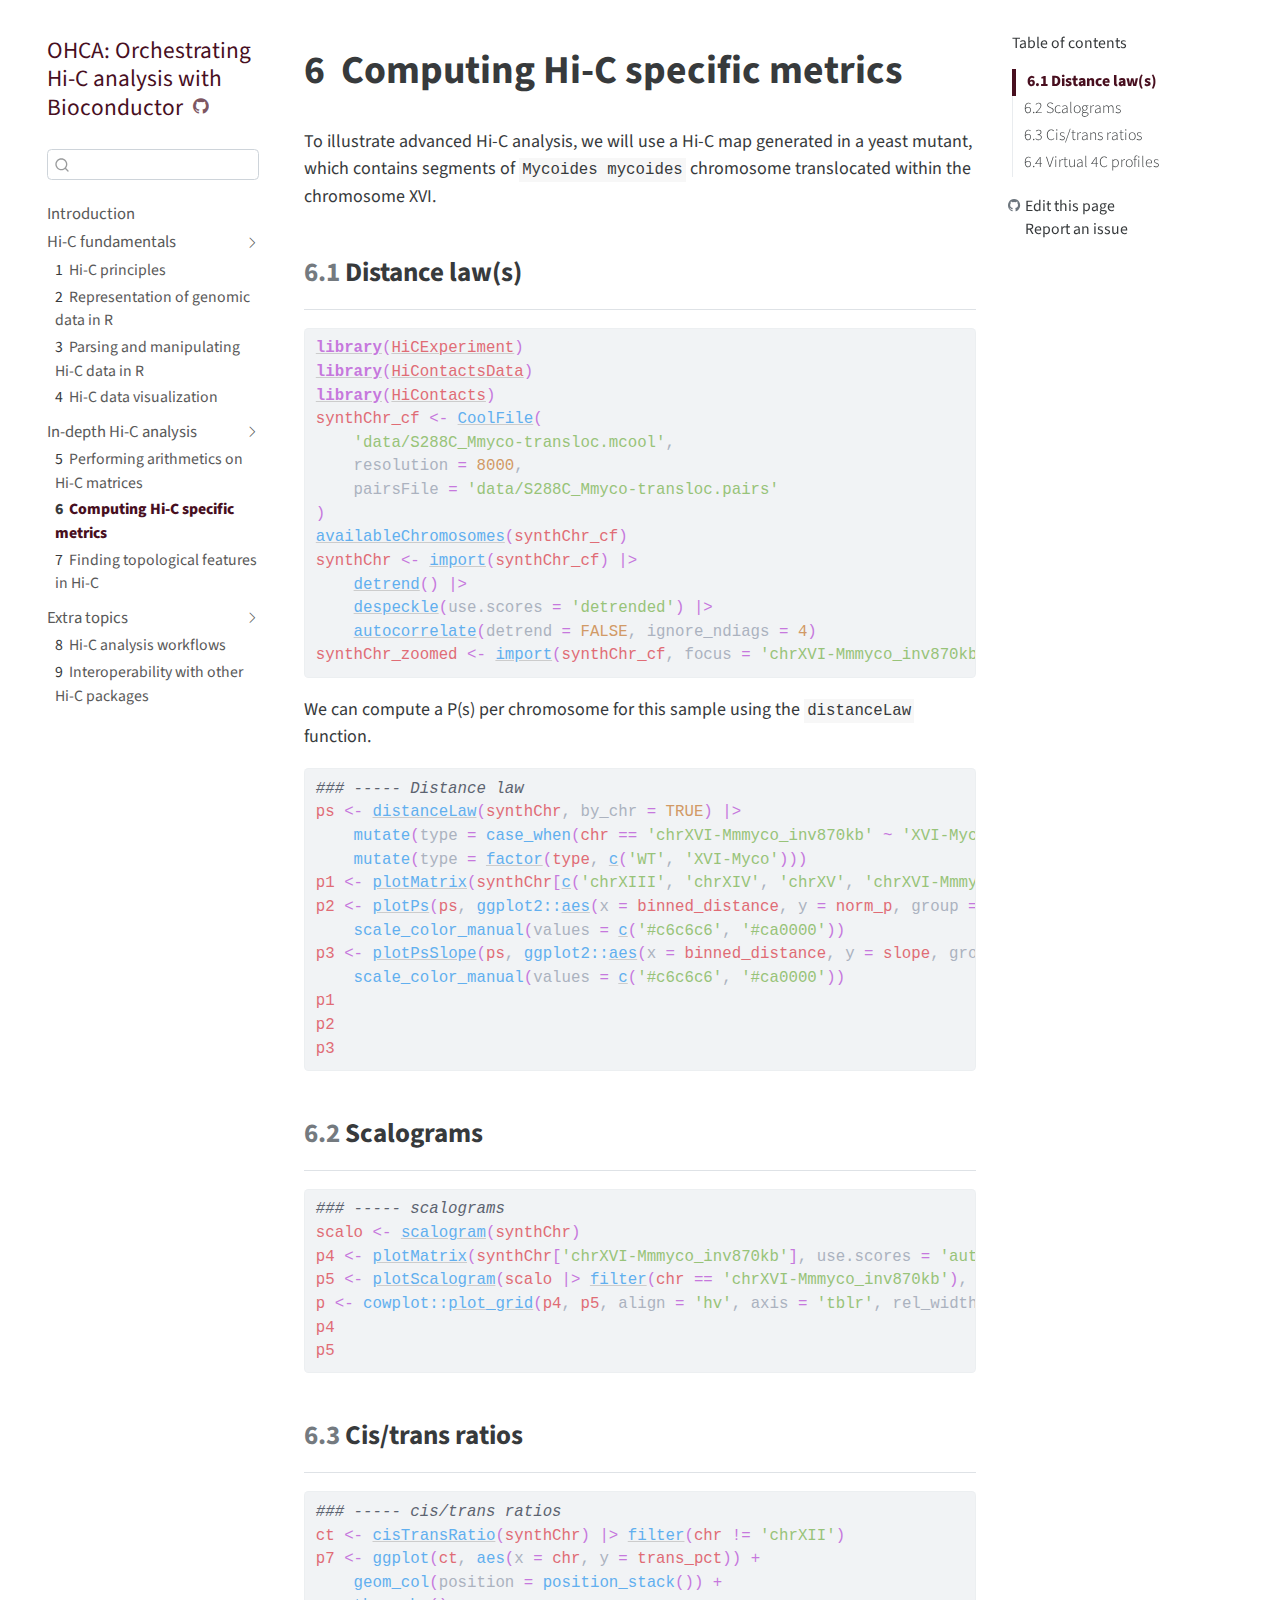
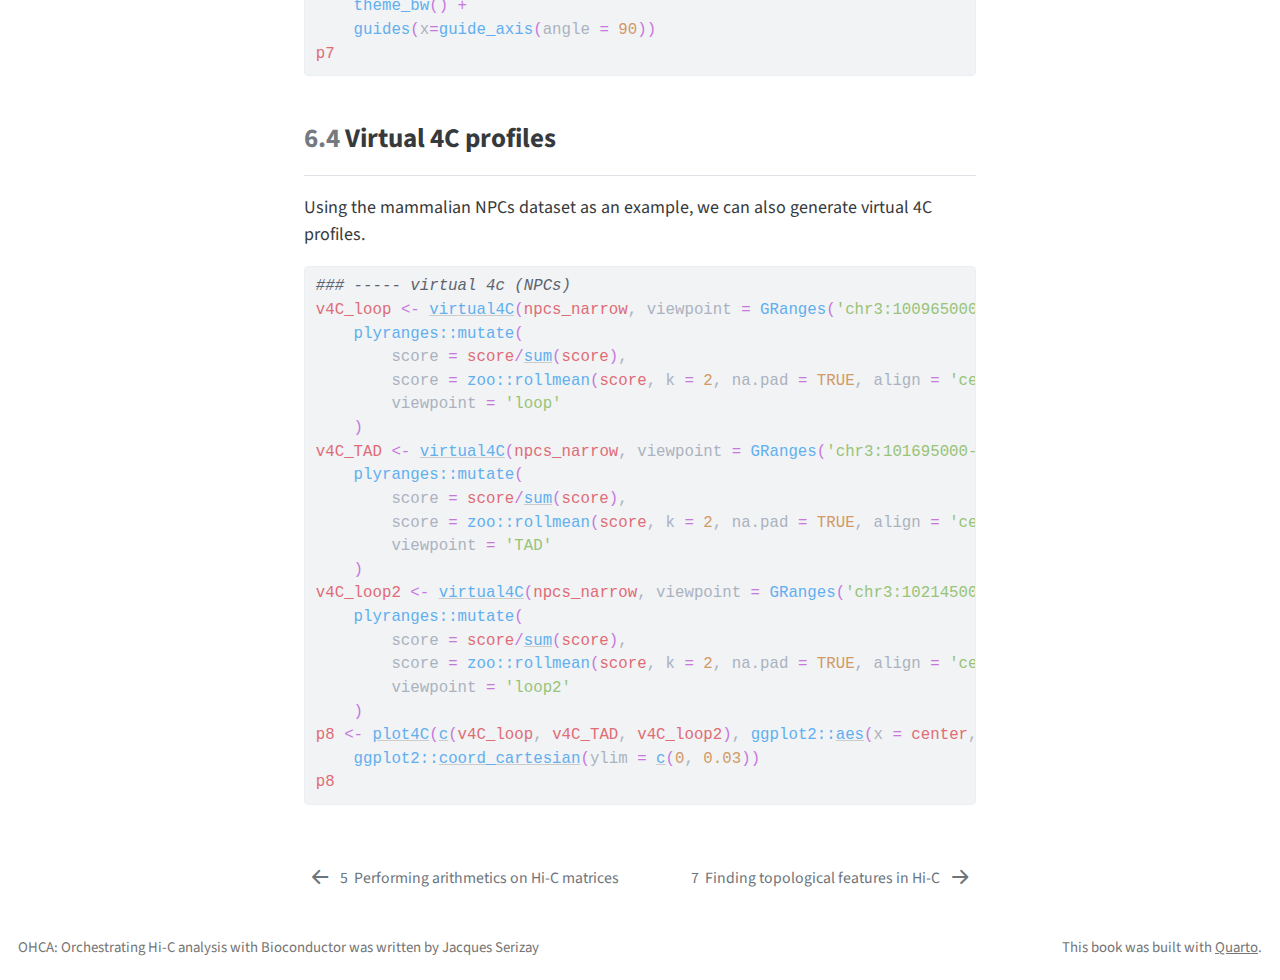
<file: Chapter6.html>
<!DOCTYPE html>
<html xmlns="http://www.w3.org/1999/xhtml" lang="en" xml:lang="en"><head>
<meta http-equiv="Content-Type" content="text/html; charset=UTF-8">
<meta charset="utf-8">
<meta name="generator" content="quarto-1.2.269">
<meta name="viewport" content="width=device-width, initial-scale=1.0, user-scalable=yes">
<meta name="author" content="Jacques Serizay">
<title>OHCA: Orchestrating Hi-C analysis with Bioconductor - 6&nbsp; Computing Hi-C specific metrics</title>
<style>
code{white-space: pre-wrap;}
span.smallcaps{font-variant: small-caps;}
div.columns{display: flex; gap: min(4vw, 1.5em);}
div.column{flex: auto; overflow-x: auto;}
div.hanging-indent{margin-left: 1.5em; text-indent: -1.5em;}
ul.task-list{list-style: none;}
ul.task-list li input[type="checkbox"] {
  width: 0.8em;
  margin: 0 0.8em 0.2em -1.6em;
  vertical-align: middle;
}
pre > code.sourceCode { white-space: pre; position: relative; }
pre > code.sourceCode > span { display: inline-block; line-height: 1.25; }
pre > code.sourceCode > span:empty { height: 1.2em; }
.sourceCode { overflow: visible; }
code.sourceCode > span { color: inherit; text-decoration: inherit; }
div.sourceCode { margin: 1em 0; }
pre.sourceCode { margin: 0; }
@media screen {
div.sourceCode { overflow: auto; }
}
@media print {
pre > code.sourceCode { white-space: pre-wrap; }
pre > code.sourceCode > span { text-indent: -5em; padding-left: 5em; }
}
pre.numberSource code
  { counter-reset: source-line 0; }
pre.numberSource code > span
  { position: relative; left: -4em; counter-increment: source-line; }
pre.numberSource code > span > a:first-child::before
  { content: counter(source-line);
    position: relative; left: -1em; text-align: right; vertical-align: baseline;
    border: none; display: inline-block;
    -webkit-touch-callout: none; -webkit-user-select: none;
    -khtml-user-select: none; -moz-user-select: none;
    -ms-user-select: none; user-select: none;
    padding: 0 4px; width: 4em;
    color: #aaaaaa;
  }
pre.numberSource { margin-left: 3em; border-left: 1px solid #aaaaaa;  padding-left: 4px; }
div.sourceCode
  {   }
@media screen {
pre > code.sourceCode > span > a:first-child::before { text-decoration: underline; }
}
code span.al { color: #ff0000; font-weight: bold; } /* Alert */
code span.an { color: #60a0b0; font-weight: bold; font-style: italic; } /* Annotation */
code span.at { color: #7d9029; } /* Attribute */
code span.bn { color: #40a070; } /* BaseN */
code span.bu { color: #008000; } /* BuiltIn */
code span.cf { color: #007020; font-weight: bold; } /* ControlFlow */
code span.ch { color: #4070a0; } /* Char */
code span.cn { color: #880000; } /* Constant */
code span.co { color: #60a0b0; font-style: italic; } /* Comment */
code span.cv { color: #60a0b0; font-weight: bold; font-style: italic; } /* CommentVar */
code span.do { color: #ba2121; font-style: italic; } /* Documentation */
code span.dt { color: #902000; } /* DataType */
code span.dv { color: #40a070; } /* DecVal */
code span.er { color: #ff0000; font-weight: bold; } /* Error */
code span.ex { } /* Extension */
code span.fl { color: #40a070; } /* Float */
code span.fu { color: #06287e; } /* Function */
code span.im { color: #008000; font-weight: bold; } /* Import */
code span.in { color: #60a0b0; font-weight: bold; font-style: italic; } /* Information */
code span.kw { color: #007020; font-weight: bold; } /* Keyword */
code span.op { color: #666666; } /* Operator */
code span.ot { color: #007020; } /* Other */
code span.pp { color: #bc7a00; } /* Preprocessor */
code span.sc { color: #4070a0; } /* SpecialChar */
code span.ss { color: #bb6688; } /* SpecialString */
code span.st { color: #4070a0; } /* String */
code span.va { color: #19177c; } /* Variable */
code span.vs { color: #4070a0; } /* VerbatimString */
code span.wa { color: #60a0b0; font-weight: bold; font-style: italic; } /* Warning */
</style>

<script src="site_libs/quarto-nav/quarto-nav.js"></script>
<script src="site_libs/quarto-nav/headroom.min.js"></script>
<script src="site_libs/clipboard/clipboard.min.js"></script>
<script src="site_libs/quarto-search/autocomplete.umd.js"></script>
<script src="site_libs/quarto-search/fuse.min.js"></script>
<script src="site_libs/quarto-search/quarto-search.js"></script>
<meta name="quarto:offset" content="./">
<link href="./Chapter7.html" rel="next">
<link href="./Chapter5.html" rel="prev">
<link href="./cover.jpg" rel="icon" type="image/jpeg">
<script src="site_libs/quarto-html/quarto.js"></script>
<script src="site_libs/quarto-html/popper.min.js"></script>
<script src="site_libs/quarto-html/tippy.umd.min.js"></script>
<script src="site_libs/quarto-html/anchor.min.js"></script>
<link href="site_libs/quarto-html/tippy.css" rel="stylesheet">
<link href="site_libs/quarto-html/quarto-syntax-highlighting.css" rel="stylesheet" id="quarto-text-highlighting-styles">
<script src="site_libs/bootstrap/bootstrap.min.js"></script>
<link href="site_libs/bootstrap/bootstrap-icons.css" rel="stylesheet">
<link href="site_libs/bootstrap/bootstrap.min.css" rel="stylesheet" id="quarto-bootstrap" data-mode="light"><script id="quarto-search-options" type="application/json">{
  "location": "sidebar",
  "copy-button": false,
  "collapse-after": 3,
  "panel-placement": "start",
  "type": "textbox",
  "limit": 20,
  "language": {
    "search-no-results-text": "No results",
    "search-matching-documents-text": "matching documents",
    "search-copy-link-title": "Copy link to search",
    "search-hide-matches-text": "Hide additional matches",
    "search-more-match-text": "more match in this document",
    "search-more-matches-text": "more matches in this document",
    "search-clear-button-title": "Clear",
    "search-detached-cancel-button-title": "Cancel",
    "search-submit-button-title": "Submit"
  }
}</script>
</head>
<body class="nav-sidebar floating">

<div id="quarto-search-results"></div>
  <header id="quarto-header" class="headroom fixed-top"><nav class="quarto-secondary-nav" data-bs-toggle="collapse" data-bs-target="#quarto-sidebar" aria-controls="quarto-sidebar" aria-expanded="false" aria-label="Toggle sidebar navigation" onclick="if (window.quartoToggleHeadroom) { window.quartoToggleHeadroom(); }"><div class="container-fluid d-flex justify-content-between">
      <h1 class="quarto-secondary-nav-title">
<span class="chapter-number">6</span>&nbsp; <span class="chapter-title">Computing Hi-C specific metrics</span>
</h1>
      <button type="button" class="quarto-btn-toggle btn" aria-label="Show secondary navigation">
        <i class="bi bi-chevron-right"></i>
      </button>
    </div>
  </nav></header><!-- content --><div id="quarto-content" class="quarto-container page-columns page-rows-contents page-layout-article">
<!-- sidebar -->
  <nav id="quarto-sidebar" class="sidebar collapse sidebar-navigation floating overflow-auto"><div class="pt-lg-2 mt-2 text-left sidebar-header">
    <div class="sidebar-title mb-0 py-0">
      <a href="./">OHCA: Orchestrating Hi-C analysis with Bioconductor</a> 
        <div class="sidebar-tools-main">
    <a href="https://github.com/js2264.OHCA/" title="Source Code" class="sidebar-tool px-1"><i class="bi bi-github"></i></a>
</div>
    </div>
      </div>
      <div class="mt-2 flex-shrink-0 align-items-center">
        <div class="sidebar-search">
        <div id="quarto-search" class="" title="Search"></div>
        </div>
      </div>
    <div class="sidebar-menu-container"> 
    <ul class="list-unstyled mt-1">
<li class="sidebar-item">
  <div class="sidebar-item-container"> 
  <a href="./index.html" class="sidebar-item-text sidebar-link">Introduction</a>
  </div>
</li>
        <li class="sidebar-item sidebar-item-section">
      <div class="sidebar-item-container"> 
            <a class="sidebar-item-text sidebar-link text-start" data-bs-toggle="collapse" data-bs-target="#quarto-sidebar-section-1" aria-expanded="true">Hi-C fundamentals</a>
          <a class="sidebar-item-toggle text-start" data-bs-toggle="collapse" data-bs-target="#quarto-sidebar-section-1" aria-expanded="true">
            <i class="bi bi-chevron-right ms-2"></i>
          </a> 
      </div>
      <ul id="quarto-sidebar-section-1" class="collapse list-unstyled sidebar-section depth1 show">
<li class="sidebar-item">
  <div class="sidebar-item-container"> 
  <a href="./Chapter1.html" class="sidebar-item-text sidebar-link"><span class="chapter-number">1</span>&nbsp; <span class="chapter-title">Hi-C principles</span></a>
  </div>
</li>
          <li class="sidebar-item">
  <div class="sidebar-item-container"> 
  <a href="./Chapter2.html" class="sidebar-item-text sidebar-link"><span class="chapter-number">2</span>&nbsp; <span class="chapter-title">Representation of genomic data in R</span></a>
  </div>
</li>
          <li class="sidebar-item">
  <div class="sidebar-item-container"> 
  <a href="./Chapter3.html" class="sidebar-item-text sidebar-link"><span class="chapter-number">3</span>&nbsp; <span class="chapter-title">Parsing and manipulating Hi-C data in R</span></a>
  </div>
</li>
          <li class="sidebar-item">
  <div class="sidebar-item-container"> 
  <a href="./Chapter4.html" class="sidebar-item-text sidebar-link"><span class="chapter-number">4</span>&nbsp; <span class="chapter-title">Hi-C data visualization</span></a>
  </div>
</li>
      </ul>
</li>
        <li class="sidebar-item sidebar-item-section">
      <div class="sidebar-item-container"> 
            <a class="sidebar-item-text sidebar-link text-start" data-bs-toggle="collapse" data-bs-target="#quarto-sidebar-section-2" aria-expanded="true">In-depth Hi-C analysis</a>
          <a class="sidebar-item-toggle text-start" data-bs-toggle="collapse" data-bs-target="#quarto-sidebar-section-2" aria-expanded="true">
            <i class="bi bi-chevron-right ms-2"></i>
          </a> 
      </div>
      <ul id="quarto-sidebar-section-2" class="collapse list-unstyled sidebar-section depth1 show">
<li class="sidebar-item">
  <div class="sidebar-item-container"> 
  <a href="./Chapter5.html" class="sidebar-item-text sidebar-link"><span class="chapter-number">5</span>&nbsp; <span class="chapter-title">Performing arithmetics on Hi-C matrices</span></a>
  </div>
</li>
          <li class="sidebar-item">
  <div class="sidebar-item-container"> 
  <a href="./Chapter6.html" class="sidebar-item-text sidebar-link active"><span class="chapter-number">6</span>&nbsp; <span class="chapter-title">Computing Hi-C specific metrics</span></a>
  </div>
</li>
          <li class="sidebar-item">
  <div class="sidebar-item-container"> 
  <a href="./Chapter7.html" class="sidebar-item-text sidebar-link"><span class="chapter-number">7</span>&nbsp; <span class="chapter-title">Finding topological features in Hi-C</span></a>
  </div>
</li>
      </ul>
</li>
        <li class="sidebar-item sidebar-item-section">
      <div class="sidebar-item-container"> 
            <a class="sidebar-item-text sidebar-link text-start" data-bs-toggle="collapse" data-bs-target="#quarto-sidebar-section-3" aria-expanded="true">Extra topics</a>
          <a class="sidebar-item-toggle text-start" data-bs-toggle="collapse" data-bs-target="#quarto-sidebar-section-3" aria-expanded="true">
            <i class="bi bi-chevron-right ms-2"></i>
          </a> 
      </div>
      <ul id="quarto-sidebar-section-3" class="collapse list-unstyled sidebar-section depth1 show">
<li class="sidebar-item">
  <div class="sidebar-item-container"> 
  <a href="./Chapter8.html" class="sidebar-item-text sidebar-link"><span class="chapter-number">8</span>&nbsp; <span class="chapter-title">Hi-C analysis workflows</span></a>
  </div>
</li>
          <li class="sidebar-item">
  <div class="sidebar-item-container"> 
  <a href="./Chapter9.html" class="sidebar-item-text sidebar-link"><span class="chapter-number">9</span>&nbsp; <span class="chapter-title">Interoperability with other Hi-C packages</span></a>
  </div>
</li>
      </ul>
</li>
    </ul>
</div>
</nav><!-- margin-sidebar --><div id="quarto-margin-sidebar" class="sidebar margin-sidebar">
        <nav id="TOC" role="doc-toc" class="toc-active"><h2 id="toc-title">Table of contents</h2>
   
  <ul>
<li><a href="#distance-laws" id="toc-distance-laws" class="nav-link active" data-scroll-target="#distance-laws"><span class="toc-section-number">6.1</span>  Distance law(s)</a></li>
  <li><a href="#scalograms" id="toc-scalograms" class="nav-link" data-scroll-target="#scalograms"><span class="toc-section-number">6.2</span>  Scalograms</a></li>
  <li><a href="#cistrans-ratios" id="toc-cistrans-ratios" class="nav-link" data-scroll-target="#cistrans-ratios"><span class="toc-section-number">6.3</span>  Cis/trans ratios</a></li>
  <li><a href="#virtual-4c-profiles" id="toc-virtual-4c-profiles" class="nav-link" data-scroll-target="#virtual-4c-profiles"><span class="toc-section-number">6.4</span>  Virtual 4C profiles</a></li>
  </ul><div class="toc-actions"><div><i class="bi bi-github"></i></div><div class="action-links"><p><a href="https://github.com/js2264.OHCA/edit/main/Chapter6.qmd" class="toc-action">Edit this page</a></p><p><a href="https://github.com/js2264.OHCA/issues/new" class="toc-action">Report an issue</a></p></div></div></nav>
    </div>
<!-- main -->
<main class="content" id="quarto-document-content"><header id="title-block-header" class="quarto-title-block default"><div class="quarto-title">
<h1 class="title d-none d-lg-block">
<span class="chapter-number">6</span>&nbsp; <span class="chapter-title">Computing Hi-C specific metrics</span>
</h1>
</div>



<div class="quarto-title-meta">

    
  
    
  </div>
  

</header><div class="cell">

</div>
<p>To illustrate advanced Hi-C analysis, we will use a Hi-C map generated in a yeast mutant, which contains segments of <code>Mycoides mycoides</code> chromosome translocated within the chromosome XVI.</p>
<section id="distance-laws" class="level2" data-number="6.1"><h2 data-number="6.1" class="anchored" data-anchor-id="distance-laws">
<span class="header-section-number">6.1</span> Distance law(s)</h2>
<div class="cell" data-hash="Chapter6_cache/html/import_cc1746c41cae8e0050d1b84ed4df7e75">
<div class="sourceCode" id="cb1"><pre class="downlit sourceCode r code-with-copy"><code class="sourceCode R"><span><span class="kw"><a href="https://rdrr.io/r/base/library.html">library</a></span><span class="op">(</span><span class="va"><a href="https://github.com/js2264/HiCExperiment">HiCExperiment</a></span><span class="op">)</span></span>
<span><span class="kw"><a href="https://rdrr.io/r/base/library.html">library</a></span><span class="op">(</span><span class="va"><a href="https://github.com/js2264/HiContactsData">HiContactsData</a></span><span class="op">)</span></span>
<span><span class="kw"><a href="https://rdrr.io/r/base/library.html">library</a></span><span class="op">(</span><span class="va"><a href="https://github.com/js2264/HiContacts">HiContacts</a></span><span class="op">)</span></span>
<span><span class="va">synthChr_cf</span> <span class="op">&lt;-</span> <span class="fu"><a href="https://rdrr.io/pkg/HiCExperiment/man/CoolFile-class.html">CoolFile</a></span><span class="op">(</span></span>
<span>    <span class="st">'data/S288C_Mmyco-transloc.mcool'</span>, </span>
<span>    resolution <span class="op">=</span> <span class="fl">8000</span>, </span>
<span>    pairsFile <span class="op">=</span> <span class="st">'data/S288C_Mmyco-transloc.pairs'</span></span>
<span><span class="op">)</span></span>
<span><span class="fu"><a href="https://rdrr.io/pkg/HiCExperiment/man/AllGenerics.html">availableChromosomes</a></span><span class="op">(</span><span class="va">synthChr_cf</span><span class="op">)</span></span>
<span><span class="va">synthChr</span> <span class="op">&lt;-</span> <span class="fu"><a href="https://rdrr.io/pkg/BiocIO/man/IO.html">import</a></span><span class="op">(</span><span class="va">synthChr_cf</span><span class="op">)</span> <span class="op">|&gt;</span> </span>
<span>    <span class="fu"><a href="https://rdrr.io/pkg/HiContacts/man/arithmetics.html">detrend</a></span><span class="op">(</span><span class="op">)</span> <span class="op">|&gt;</span> </span>
<span>    <span class="fu"><a href="https://rdrr.io/pkg/HiContacts/man/arithmetics.html">despeckle</a></span><span class="op">(</span>use.scores <span class="op">=</span> <span class="st">'detrended'</span><span class="op">)</span> <span class="op">|&gt;</span> </span>
<span>    <span class="fu"><a href="https://rdrr.io/pkg/HiContacts/man/arithmetics.html">autocorrelate</a></span><span class="op">(</span>detrend <span class="op">=</span> <span class="cn">FALSE</span>, ignore_ndiags <span class="op">=</span> <span class="fl">4</span><span class="op">)</span></span>
<span><span class="va">synthChr_zoomed</span> <span class="op">&lt;-</span> <span class="fu"><a href="https://rdrr.io/pkg/BiocIO/man/IO.html">import</a></span><span class="op">(</span><span class="va">synthChr_cf</span>, focus <span class="op">=</span> <span class="st">'chrXVI-Mmmyco_inv870kb'</span>, resolution <span class="op">=</span> <span class="fl">1000</span><span class="op">)</span> </span></code><button title="Copy to Clipboard" class="code-copy-button"><i class="bi"></i></button></pre></div>
</div>
<p>We can compute a P(s) per chromosome for this sample using the <code>distanceLaw</code> function.</p>
<div class="cell" data-hash="Chapter6_cache/html/ps_198665511389058c6c7bbf8755f9f787">
<div class="sourceCode" id="cb2"><pre class="downlit sourceCode r code-with-copy"><code class="sourceCode R"><span><span class="co">### ----- Distance law</span></span>
<span><span class="va">ps</span> <span class="op">&lt;-</span> <span class="fu"><a href="https://rdrr.io/pkg/HiContacts/man/Ps.html">distanceLaw</a></span><span class="op">(</span><span class="va">synthChr</span>, by_chr <span class="op">=</span> <span class="cn">TRUE</span><span class="op">)</span> <span class="op">|&gt;</span>  </span>
<span>    <span class="fu">mutate</span><span class="op">(</span>type <span class="op">=</span> <span class="fu">case_when</span><span class="op">(</span><span class="va">chr</span> <span class="op">==</span> <span class="st">'chrXVI-Mmmyco_inv870kb'</span> <span class="op">~</span> <span class="st">'XVI-Myco'</span>, <span class="cn">TRUE</span> <span class="op">~</span> <span class="st">'WT'</span><span class="op">)</span><span class="op">)</span> <span class="op">|&gt;</span> </span>
<span>    <span class="fu">mutate</span><span class="op">(</span>type <span class="op">=</span> <span class="fu"><a href="https://rdrr.io/r/base/factor.html">factor</a></span><span class="op">(</span><span class="va">type</span>, <span class="fu"><a href="https://rdrr.io/r/base/c.html">c</a></span><span class="op">(</span><span class="st">'WT'</span>, <span class="st">'XVI-Myco'</span><span class="op">)</span><span class="op">)</span><span class="op">)</span></span>
<span><span class="va">p1</span> <span class="op">&lt;-</span> <span class="fu"><a href="https://rdrr.io/pkg/HiContacts/man/plotMatrix.html">plotMatrix</a></span><span class="op">(</span><span class="va">synthChr</span><span class="op">[</span><span class="fu"><a href="https://rdrr.io/r/base/c.html">c</a></span><span class="op">(</span><span class="st">'chrXIII'</span>, <span class="st">'chrXIV'</span>, <span class="st">'chrXV'</span>, <span class="st">'chrXVI-Mmmyco_inv870kb'</span><span class="op">)</span><span class="op">]</span>, limits <span class="op">=</span> <span class="fu"><a href="https://rdrr.io/r/base/c.html">c</a></span><span class="op">(</span><span class="op">-</span><span class="fl">4</span>, <span class="op">-</span><span class="fl">1</span><span class="op">)</span>, cmap <span class="op">=</span> <span class="fu"><a href="https://rdrr.io/pkg/HiContacts/man/palettes.html">afmhotrColors</a></span><span class="op">(</span><span class="op">)</span><span class="op">)</span></span>
<span><span class="va">p2</span> <span class="op">&lt;-</span> <span class="fu"><a href="https://rdrr.io/pkg/HiContacts/man/plotPs.html">plotPs</a></span><span class="op">(</span><span class="va">ps</span>, <span class="fu">ggplot2</span><span class="fu">::</span><span class="fu"><a href="https://ggplot2.tidyverse.org/reference/aes.html">aes</a></span><span class="op">(</span>x <span class="op">=</span> <span class="va">binned_distance</span>, y <span class="op">=</span> <span class="va">norm_p</span>, group <span class="op">=</span> <span class="va">chr</span>, color <span class="op">=</span> <span class="va">type</span><span class="op">)</span><span class="op">)</span> <span class="op">+</span> </span>
<span>    <span class="fu">scale_color_manual</span><span class="op">(</span>values <span class="op">=</span> <span class="fu"><a href="https://rdrr.io/r/base/c.html">c</a></span><span class="op">(</span><span class="st">'#c6c6c6'</span>, <span class="st">'#ca0000'</span><span class="op">)</span><span class="op">)</span></span>
<span><span class="va">p3</span> <span class="op">&lt;-</span> <span class="fu"><a href="https://rdrr.io/pkg/HiContacts/man/plotPs.html">plotPsSlope</a></span><span class="op">(</span><span class="va">ps</span>, <span class="fu">ggplot2</span><span class="fu">::</span><span class="fu"><a href="https://ggplot2.tidyverse.org/reference/aes.html">aes</a></span><span class="op">(</span>x <span class="op">=</span> <span class="va">binned_distance</span>, y <span class="op">=</span> <span class="va">slope</span>, group <span class="op">=</span> <span class="va">chr</span>, color <span class="op">=</span> <span class="va">type</span><span class="op">)</span><span class="op">)</span> <span class="op">+</span> </span>
<span>    <span class="fu">scale_color_manual</span><span class="op">(</span>values <span class="op">=</span> <span class="fu"><a href="https://rdrr.io/r/base/c.html">c</a></span><span class="op">(</span><span class="st">'#c6c6c6'</span>, <span class="st">'#ca0000'</span><span class="op">)</span><span class="op">)</span></span>
<span><span class="va">p1</span></span>
<span><span class="va">p2</span></span>
<span><span class="va">p3</span></span></code><button title="Copy to Clipboard" class="code-copy-button"><i class="bi"></i></button></pre></div>
</div>
</section><section id="scalograms" class="level2" data-number="6.2"><h2 data-number="6.2" class="anchored" data-anchor-id="scalograms">
<span class="header-section-number">6.2</span> Scalograms</h2>
<div class="cell" data-hash="Chapter6_cache/html/unnamed-chunk-2_e4fd77f27db3e8669af6d383308b5701">
<div class="sourceCode" id="cb3"><pre class="downlit sourceCode r code-with-copy"><code class="sourceCode R"><span><span class="co">### ----- scalograms</span></span>
<span><span class="va">scalo</span> <span class="op">&lt;-</span> <span class="fu"><a href="https://rdrr.io/pkg/HiContacts/man/scalogram.html">scalogram</a></span><span class="op">(</span><span class="va">synthChr</span><span class="op">)</span> </span>
<span><span class="va">p4</span> <span class="op">&lt;-</span> <span class="fu"><a href="https://rdrr.io/pkg/HiContacts/man/plotMatrix.html">plotMatrix</a></span><span class="op">(</span><span class="va">synthChr</span><span class="op">[</span><span class="st">'chrXVI-Mmmyco_inv870kb'</span><span class="op">]</span>, use.scores <span class="op">=</span> <span class="st">'autocorrelated'</span>, limits <span class="op">=</span> <span class="fu"><a href="https://rdrr.io/r/base/c.html">c</a></span><span class="op">(</span><span class="op">-</span><span class="fl">0.8</span>, <span class="fl">0.8</span><span class="op">)</span>, scale <span class="op">=</span> <span class="st">'linear'</span>, cmap <span class="op">=</span> <span class="fu"><a href="https://rdrr.io/pkg/HiContacts/man/palettes.html">bwrColors</a></span><span class="op">(</span><span class="op">)</span><span class="op">)</span></span>
<span><span class="va">p5</span> <span class="op">&lt;-</span> <span class="fu"><a href="https://rdrr.io/pkg/HiContacts/man/plotScalogram.html">plotScalogram</a></span><span class="op">(</span><span class="va">scalo</span> <span class="op">|&gt;</span> <span class="fu"><a href="https://rdrr.io/r/stats/filter.html">filter</a></span><span class="op">(</span><span class="va">chr</span> <span class="op">==</span> <span class="st">'chrXVI-Mmmyco_inv870kb'</span><span class="op">)</span>, ylim <span class="op">=</span> <span class="fu"><a href="https://rdrr.io/r/base/c.html">c</a></span><span class="op">(</span><span class="fl">1e3</span>, <span class="fl">1e5</span><span class="op">)</span><span class="op">)</span></span>
<span><span class="va">p</span> <span class="op">&lt;-</span> <span class="fu">cowplot</span><span class="fu">::</span><span class="fu"><a href="https://wilkelab.org/cowplot/reference/plot_grid.html">plot_grid</a></span><span class="op">(</span><span class="va">p4</span>, <span class="va">p5</span>, align <span class="op">=</span> <span class="st">'hv'</span>, axis <span class="op">=</span> <span class="st">'tblr'</span>, rel_widths <span class="op">=</span> <span class="fu"><a href="https://rdrr.io/r/base/c.html">c</a></span><span class="op">(</span><span class="fl">1</span>, <span class="fl">2</span><span class="op">)</span><span class="op">)</span> </span>
<span><span class="va">p4</span></span>
<span><span class="va">p5</span></span></code><button title="Copy to Clipboard" class="code-copy-button"><i class="bi"></i></button></pre></div>
</div>
</section><section id="cistrans-ratios" class="level2" data-number="6.3"><h2 data-number="6.3" class="anchored" data-anchor-id="cistrans-ratios">
<span class="header-section-number">6.3</span> Cis/trans ratios</h2>
<div class="cell" data-hash="Chapter6_cache/html/unnamed-chunk-3_ce0e89a9c47fab38eea2486acfcf49d5">
<div class="sourceCode" id="cb4"><pre class="downlit sourceCode r code-with-copy"><code class="sourceCode R"><span><span class="co">### ----- cis/trans ratios</span></span>
<span><span class="va">ct</span> <span class="op">&lt;-</span> <span class="fu"><a href="https://rdrr.io/pkg/HiContacts/man/cisTransRatio.html">cisTransRatio</a></span><span class="op">(</span><span class="va">synthChr</span><span class="op">)</span> <span class="op">|&gt;</span> <span class="fu"><a href="https://rdrr.io/r/stats/filter.html">filter</a></span><span class="op">(</span><span class="va">chr</span> <span class="op">!=</span> <span class="st">'chrXII'</span><span class="op">)</span></span>
<span><span class="va">p7</span> <span class="op">&lt;-</span> <span class="fu">ggplot</span><span class="op">(</span><span class="va">ct</span>, <span class="fu">aes</span><span class="op">(</span>x <span class="op">=</span> <span class="va">chr</span>, y <span class="op">=</span> <span class="va">trans_pct</span><span class="op">)</span><span class="op">)</span> <span class="op">+</span> </span>
<span>    <span class="fu">geom_col</span><span class="op">(</span>position <span class="op">=</span> <span class="fu">position_stack</span><span class="op">(</span><span class="op">)</span><span class="op">)</span> <span class="op">+</span> </span>
<span>    <span class="fu">theme_bw</span><span class="op">(</span><span class="op">)</span> <span class="op">+</span> </span>
<span>    <span class="fu">guides</span><span class="op">(</span>x<span class="op">=</span><span class="fu">guide_axis</span><span class="op">(</span>angle <span class="op">=</span> <span class="fl">90</span><span class="op">)</span><span class="op">)</span></span>
<span><span class="va">p7</span></span></code><button title="Copy to Clipboard" class="code-copy-button"><i class="bi"></i></button></pre></div>
</div>
</section><section id="virtual-4c-profiles" class="level2" data-number="6.4"><h2 data-number="6.4" class="anchored" data-anchor-id="virtual-4c-profiles">
<span class="header-section-number">6.4</span> Virtual 4C profiles</h2>
<p>Using the mammalian NPCs dataset as an example, we can also generate virtual 4C profiles.</p>
<div class="cell" data-hash="Chapter6_cache/html/NPCs_v4c_c1a0af33655da8ee935089bc878a9aa0">
<div class="sourceCode" id="cb5"><pre class="downlit sourceCode r code-with-copy"><code class="sourceCode R"><span><span class="co">### ----- virtual 4c (NPCs)</span></span>
<span><span class="va">v4C_loop</span> <span class="op">&lt;-</span> <span class="fu"><a href="https://rdrr.io/pkg/HiContacts/man/virtual4C.html">virtual4C</a></span><span class="op">(</span><span class="va">npcs_narrow</span>, viewpoint <span class="op">=</span> <span class="fu">GRanges</span><span class="op">(</span><span class="st">'chr3:100965000-100975000'</span><span class="op">)</span>, use.scores <span class="op">=</span> <span class="st">'balanced'</span><span class="op">)</span> <span class="op">|&gt;</span> </span>
<span>    <span class="fu">plyranges</span><span class="fu">::</span><span class="fu">mutate</span><span class="op">(</span></span>
<span>        score <span class="op">=</span> <span class="va">score</span><span class="op">/</span><span class="fu"><a href="https://rdrr.io/r/base/sum.html">sum</a></span><span class="op">(</span><span class="va">score</span><span class="op">)</span>,</span>
<span>        score <span class="op">=</span> <span class="fu">zoo</span><span class="fu">::</span><span class="fu">rollmean</span><span class="op">(</span><span class="va">score</span>, k <span class="op">=</span> <span class="fl">2</span>, na.pad <span class="op">=</span> <span class="cn">TRUE</span>, align <span class="op">=</span> <span class="st">'center'</span><span class="op">)</span>, </span>
<span>        viewpoint <span class="op">=</span> <span class="st">'loop'</span></span>
<span>    <span class="op">)</span></span>
<span><span class="va">v4C_TAD</span> <span class="op">&lt;-</span> <span class="fu"><a href="https://rdrr.io/pkg/HiContacts/man/virtual4C.html">virtual4C</a></span><span class="op">(</span><span class="va">npcs_narrow</span>, viewpoint <span class="op">=</span> <span class="fu">GRanges</span><span class="op">(</span><span class="st">'chr3:101695000-101705000'</span><span class="op">)</span>, use.scores <span class="op">=</span> <span class="st">'balanced'</span><span class="op">)</span> <span class="op">|&gt;</span> </span>
<span>    <span class="fu">plyranges</span><span class="fu">::</span><span class="fu">mutate</span><span class="op">(</span></span>
<span>        score <span class="op">=</span> <span class="va">score</span><span class="op">/</span><span class="fu"><a href="https://rdrr.io/r/base/sum.html">sum</a></span><span class="op">(</span><span class="va">score</span><span class="op">)</span>,</span>
<span>        score <span class="op">=</span> <span class="fu">zoo</span><span class="fu">::</span><span class="fu">rollmean</span><span class="op">(</span><span class="va">score</span>, k <span class="op">=</span> <span class="fl">2</span>, na.pad <span class="op">=</span> <span class="cn">TRUE</span>, align <span class="op">=</span> <span class="st">'center'</span><span class="op">)</span>, </span>
<span>        viewpoint <span class="op">=</span> <span class="st">'TAD'</span></span>
<span>    <span class="op">)</span></span>
<span><span class="va">v4C_loop2</span> <span class="op">&lt;-</span> <span class="fu"><a href="https://rdrr.io/pkg/HiContacts/man/virtual4C.html">virtual4C</a></span><span class="op">(</span><span class="va">npcs_narrow</span>, viewpoint <span class="op">=</span> <span class="fu">GRanges</span><span class="op">(</span><span class="st">'chr3:102145000-102155000'</span><span class="op">)</span>, use.scores <span class="op">=</span> <span class="st">'balanced'</span><span class="op">)</span> <span class="op">|&gt;</span> </span>
<span>    <span class="fu">plyranges</span><span class="fu">::</span><span class="fu">mutate</span><span class="op">(</span></span>
<span>        score <span class="op">=</span> <span class="va">score</span><span class="op">/</span><span class="fu"><a href="https://rdrr.io/r/base/sum.html">sum</a></span><span class="op">(</span><span class="va">score</span><span class="op">)</span>,</span>
<span>        score <span class="op">=</span> <span class="fu">zoo</span><span class="fu">::</span><span class="fu">rollmean</span><span class="op">(</span><span class="va">score</span>, k <span class="op">=</span> <span class="fl">2</span>, na.pad <span class="op">=</span> <span class="cn">TRUE</span>, align <span class="op">=</span> <span class="st">'center'</span><span class="op">)</span>, </span>
<span>        viewpoint <span class="op">=</span> <span class="st">'loop2'</span></span>
<span>    <span class="op">)</span></span>
<span><span class="va">p8</span> <span class="op">&lt;-</span> <span class="fu"><a href="https://rdrr.io/pkg/HiContacts/man/plot4C.html">plot4C</a></span><span class="op">(</span><span class="fu"><a href="https://rdrr.io/r/base/c.html">c</a></span><span class="op">(</span><span class="va">v4C_loop</span>, <span class="va">v4C_TAD</span>, <span class="va">v4C_loop2</span><span class="op">)</span>, <span class="fu">ggplot2</span><span class="fu">::</span><span class="fu"><a href="https://ggplot2.tidyverse.org/reference/aes.html">aes</a></span><span class="op">(</span>x <span class="op">=</span> <span class="va">center</span>, y <span class="op">=</span> <span class="va">score</span>, col <span class="op">=</span> <span class="va">viewpoint</span>, fill <span class="op">=</span> <span class="va">viewpoint</span><span class="op">)</span><span class="op">)</span> <span class="op">+</span> </span>
<span>    <span class="fu">ggplot2</span><span class="fu">::</span><span class="fu"><a href="https://ggplot2.tidyverse.org/reference/coord_cartesian.html">coord_cartesian</a></span><span class="op">(</span>ylim <span class="op">=</span> <span class="fu"><a href="https://rdrr.io/r/base/c.html">c</a></span><span class="op">(</span><span class="fl">0</span>, <span class="fl">0.03</span><span class="op">)</span><span class="op">)</span></span>
<span><span class="va">p8</span></span></code><button title="Copy to Clipboard" class="code-copy-button"><i class="bi"></i></button></pre></div>
</div>


</section></main><!-- /main --><script id="quarto-html-after-body" type="application/javascript">
window.document.addEventListener("DOMContentLoaded", function (event) {
  const toggleBodyColorMode = (bsSheetEl) => {
    const mode = bsSheetEl.getAttribute("data-mode");
    const bodyEl = window.document.querySelector("body");
    if (mode === "dark") {
      bodyEl.classList.add("quarto-dark");
      bodyEl.classList.remove("quarto-light");
    } else {
      bodyEl.classList.add("quarto-light");
      bodyEl.classList.remove("quarto-dark");
    }
  }
  const toggleBodyColorPrimary = () => {
    const bsSheetEl = window.document.querySelector("link#quarto-bootstrap");
    if (bsSheetEl) {
      toggleBodyColorMode(bsSheetEl);
    }
  }
  toggleBodyColorPrimary();  
  const icon = "";
  const anchorJS = new window.AnchorJS();
  anchorJS.options = {
    placement: 'right',
    icon: icon
  };
  anchorJS.add('.anchored');
  const clipboard = new window.ClipboardJS('.code-copy-button', {
    target: function(trigger) {
      return trigger.previousElementSibling;
    }
  });
  clipboard.on('success', function(e) {
    // button target
    const button = e.trigger;
    // don't keep focus
    button.blur();
    // flash "checked"
    button.classList.add('code-copy-button-checked');
    var currentTitle = button.getAttribute("title");
    button.setAttribute("title", "Copied!");
    let tooltip;
    if (window.bootstrap) {
      button.setAttribute("data-bs-toggle", "tooltip");
      button.setAttribute("data-bs-placement", "left");
      button.setAttribute("data-bs-title", "Copied!");
      tooltip = new bootstrap.Tooltip(button, 
        { trigger: "manual", 
          customClass: "code-copy-button-tooltip",
          offset: [0, -8]});
      tooltip.show();    
    }
    setTimeout(function() {
      if (tooltip) {
        tooltip.hide();
        button.removeAttribute("data-bs-title");
        button.removeAttribute("data-bs-toggle");
        button.removeAttribute("data-bs-placement");
      }
      button.setAttribute("title", currentTitle);
      button.classList.remove('code-copy-button-checked');
    }, 1000);
    // clear code selection
    e.clearSelection();
  });
  function tippyHover(el, contentFn) {
    const config = {
      allowHTML: true,
      content: contentFn,
      maxWidth: 500,
      delay: 100,
      arrow: false,
      appendTo: function(el) {
          return el.parentElement;
      },
      interactive: true,
      interactiveBorder: 10,
      theme: 'quarto',
      placement: 'bottom-start'
    };
    window.tippy(el, config); 
  }
  const noterefs = window.document.querySelectorAll('a[role="doc-noteref"]');
  for (var i=0; i<noterefs.length; i++) {
    const ref = noterefs[i];
    tippyHover(ref, function() {
      // use id or data attribute instead here
      let href = ref.getAttribute('data-footnote-href') || ref.getAttribute('href');
      try { href = new URL(href).hash; } catch {}
      const id = href.replace(/^#\/?/, "");
      const note = window.document.getElementById(id);
      return note.innerHTML;
    });
  }
  const findCites = (el) => {
    const parentEl = el.parentElement;
    if (parentEl) {
      const cites = parentEl.dataset.cites;
      if (cites) {
        return {
          el,
          cites: cites.split(' ')
        };
      } else {
        return findCites(el.parentElement)
      }
    } else {
      return undefined;
    }
  };
  var bibliorefs = window.document.querySelectorAll('a[role="doc-biblioref"]');
  for (var i=0; i<bibliorefs.length; i++) {
    const ref = bibliorefs[i];
    const citeInfo = findCites(ref);
    if (citeInfo) {
      tippyHover(citeInfo.el, function() {
        var popup = window.document.createElement('div');
        citeInfo.cites.forEach(function(cite) {
          var citeDiv = window.document.createElement('div');
          citeDiv.classList.add('hanging-indent');
          citeDiv.classList.add('csl-entry');
          var biblioDiv = window.document.getElementById('ref-' + cite);
          if (biblioDiv) {
            citeDiv.innerHTML = biblioDiv.innerHTML;
          }
          popup.appendChild(citeDiv);
        });
        return popup.innerHTML;
      });
    }
  }
});
</script><nav class="page-navigation"><div class="nav-page nav-page-previous">
      <a href="./Chapter5.html" class="pagination-link">
        <i class="bi bi-arrow-left-short"></i> <span class="nav-page-text"><span class="chapter-number">5</span>&nbsp; <span class="chapter-title">Performing arithmetics on Hi-C matrices</span></span>
      </a>          
  </div>
  <div class="nav-page nav-page-next">
      <a href="./Chapter7.html" class="pagination-link">
        <span class="nav-page-text"><span class="chapter-number">7</span>&nbsp; <span class="chapter-title">Finding topological features in Hi-C</span></span> <i class="bi bi-arrow-right-short"></i>
      </a>
  </div>
</nav>
</div> <!-- /content -->
<footer class="footer"><div class="nav-footer">
    <div class="nav-footer-left">OHCA: Orchestrating Hi-C analysis with Bioconductor was written by Jacques Serizay</div>   
    <div class="nav-footer-right">This book was built with <a href="https://quarto.org/">Quarto</a>.</div>
  </div>
</footer>


</body></html>
</file>
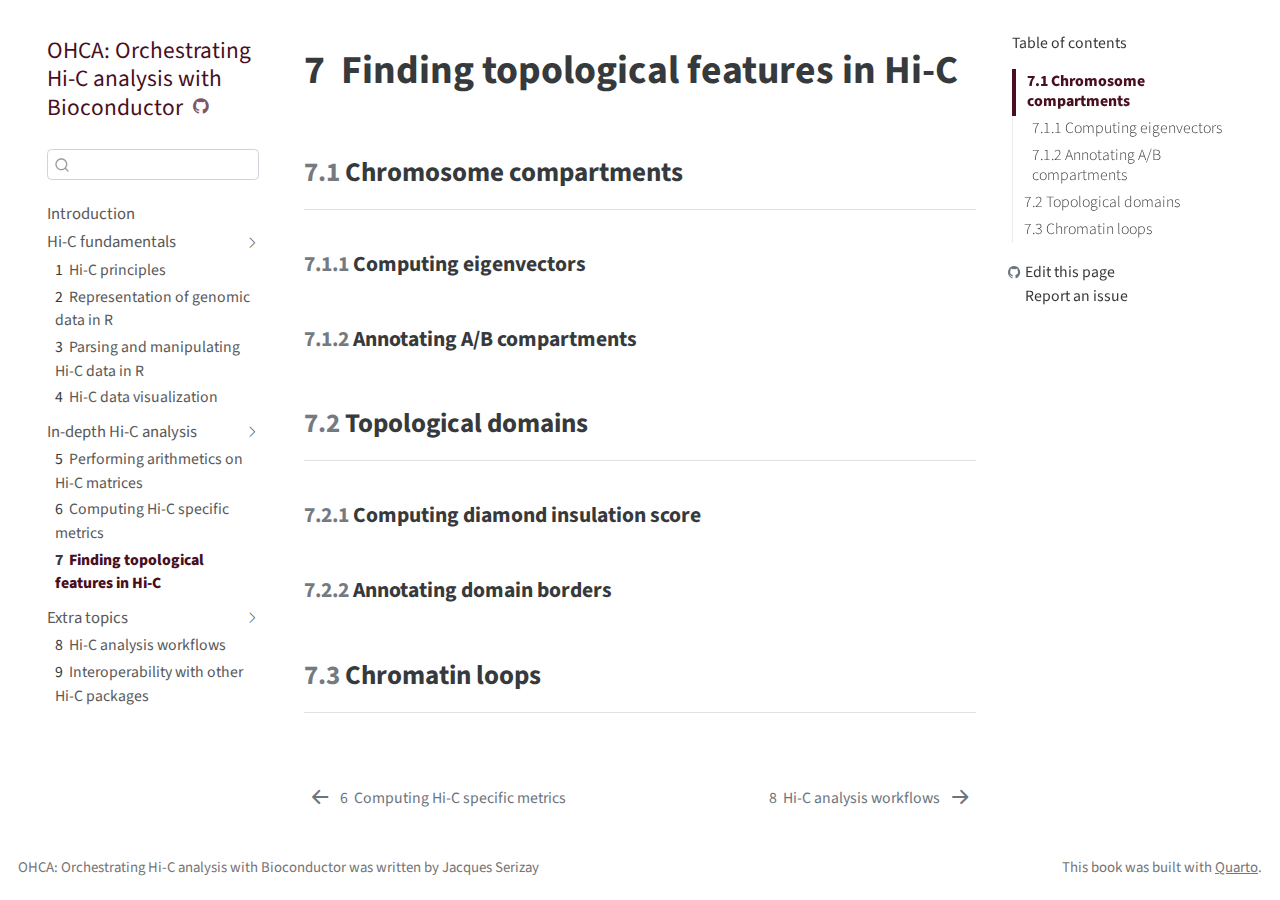
<file: Chapter7.html>
<!DOCTYPE html>
<html xmlns="http://www.w3.org/1999/xhtml" lang="en" xml:lang="en"><head>
<meta http-equiv="Content-Type" content="text/html; charset=UTF-8">
<meta charset="utf-8">
<meta name="generator" content="quarto-1.2.269">
<meta name="viewport" content="width=device-width, initial-scale=1.0, user-scalable=yes">
<meta name="author" content="Jacques Serizay">
<title>OHCA: Orchestrating Hi-C analysis with Bioconductor - 7&nbsp; Finding topological features in Hi-C</title>
<style>
code{white-space: pre-wrap;}
span.smallcaps{font-variant: small-caps;}
div.columns{display: flex; gap: min(4vw, 1.5em);}
div.column{flex: auto; overflow-x: auto;}
div.hanging-indent{margin-left: 1.5em; text-indent: -1.5em;}
ul.task-list{list-style: none;}
ul.task-list li input[type="checkbox"] {
  width: 0.8em;
  margin: 0 0.8em 0.2em -1.6em;
  vertical-align: middle;
}
</style>

<script src="site_libs/quarto-nav/quarto-nav.js"></script>
<script src="site_libs/quarto-nav/headroom.min.js"></script>
<script src="site_libs/clipboard/clipboard.min.js"></script>
<script src="site_libs/quarto-search/autocomplete.umd.js"></script>
<script src="site_libs/quarto-search/fuse.min.js"></script>
<script src="site_libs/quarto-search/quarto-search.js"></script>
<meta name="quarto:offset" content="./">
<link href="./Chapter8.html" rel="next">
<link href="./Chapter6.html" rel="prev">
<link href="./cover.jpg" rel="icon" type="image/jpeg">
<script src="site_libs/quarto-html/quarto.js"></script>
<script src="site_libs/quarto-html/popper.min.js"></script>
<script src="site_libs/quarto-html/tippy.umd.min.js"></script>
<script src="site_libs/quarto-html/anchor.min.js"></script>
<link href="site_libs/quarto-html/tippy.css" rel="stylesheet">
<link href="site_libs/quarto-html/quarto-syntax-highlighting.css" rel="stylesheet" id="quarto-text-highlighting-styles">
<script src="site_libs/bootstrap/bootstrap.min.js"></script>
<link href="site_libs/bootstrap/bootstrap-icons.css" rel="stylesheet">
<link href="site_libs/bootstrap/bootstrap.min.css" rel="stylesheet" id="quarto-bootstrap" data-mode="light"><script id="quarto-search-options" type="application/json">{
  "location": "sidebar",
  "copy-button": false,
  "collapse-after": 3,
  "panel-placement": "start",
  "type": "textbox",
  "limit": 20,
  "language": {
    "search-no-results-text": "No results",
    "search-matching-documents-text": "matching documents",
    "search-copy-link-title": "Copy link to search",
    "search-hide-matches-text": "Hide additional matches",
    "search-more-match-text": "more match in this document",
    "search-more-matches-text": "more matches in this document",
    "search-clear-button-title": "Clear",
    "search-detached-cancel-button-title": "Cancel",
    "search-submit-button-title": "Submit"
  }
}</script>
</head>
<body class="nav-sidebar floating">

<div id="quarto-search-results"></div>
  <header id="quarto-header" class="headroom fixed-top"><nav class="quarto-secondary-nav" data-bs-toggle="collapse" data-bs-target="#quarto-sidebar" aria-controls="quarto-sidebar" aria-expanded="false" aria-label="Toggle sidebar navigation" onclick="if (window.quartoToggleHeadroom) { window.quartoToggleHeadroom(); }"><div class="container-fluid d-flex justify-content-between">
      <h1 class="quarto-secondary-nav-title">
<span class="chapter-number">7</span>&nbsp; <span class="chapter-title">Finding topological features in Hi-C</span>
</h1>
      <button type="button" class="quarto-btn-toggle btn" aria-label="Show secondary navigation">
        <i class="bi bi-chevron-right"></i>
      </button>
    </div>
  </nav></header><!-- content --><div id="quarto-content" class="quarto-container page-columns page-rows-contents page-layout-article">
<!-- sidebar -->
  <nav id="quarto-sidebar" class="sidebar collapse sidebar-navigation floating overflow-auto"><div class="pt-lg-2 mt-2 text-left sidebar-header">
    <div class="sidebar-title mb-0 py-0">
      <a href="./">OHCA: Orchestrating Hi-C analysis with Bioconductor</a> 
        <div class="sidebar-tools-main">
    <a href="https://github.com/js2264.OHCA/" title="Source Code" class="sidebar-tool px-1"><i class="bi bi-github"></i></a>
</div>
    </div>
      </div>
      <div class="mt-2 flex-shrink-0 align-items-center">
        <div class="sidebar-search">
        <div id="quarto-search" class="" title="Search"></div>
        </div>
      </div>
    <div class="sidebar-menu-container"> 
    <ul class="list-unstyled mt-1">
<li class="sidebar-item">
  <div class="sidebar-item-container"> 
  <a href="./index.html" class="sidebar-item-text sidebar-link">Introduction</a>
  </div>
</li>
        <li class="sidebar-item sidebar-item-section">
      <div class="sidebar-item-container"> 
            <a class="sidebar-item-text sidebar-link text-start" data-bs-toggle="collapse" data-bs-target="#quarto-sidebar-section-1" aria-expanded="true">Hi-C fundamentals</a>
          <a class="sidebar-item-toggle text-start" data-bs-toggle="collapse" data-bs-target="#quarto-sidebar-section-1" aria-expanded="true">
            <i class="bi bi-chevron-right ms-2"></i>
          </a> 
      </div>
      <ul id="quarto-sidebar-section-1" class="collapse list-unstyled sidebar-section depth1 show">
<li class="sidebar-item">
  <div class="sidebar-item-container"> 
  <a href="./Chapter1.html" class="sidebar-item-text sidebar-link"><span class="chapter-number">1</span>&nbsp; <span class="chapter-title">Hi-C principles</span></a>
  </div>
</li>
          <li class="sidebar-item">
  <div class="sidebar-item-container"> 
  <a href="./Chapter2.html" class="sidebar-item-text sidebar-link"><span class="chapter-number">2</span>&nbsp; <span class="chapter-title">Representation of genomic data in R</span></a>
  </div>
</li>
          <li class="sidebar-item">
  <div class="sidebar-item-container"> 
  <a href="./Chapter3.html" class="sidebar-item-text sidebar-link"><span class="chapter-number">3</span>&nbsp; <span class="chapter-title">Parsing and manipulating Hi-C data in R</span></a>
  </div>
</li>
          <li class="sidebar-item">
  <div class="sidebar-item-container"> 
  <a href="./Chapter4.html" class="sidebar-item-text sidebar-link"><span class="chapter-number">4</span>&nbsp; <span class="chapter-title">Hi-C data visualization</span></a>
  </div>
</li>
      </ul>
</li>
        <li class="sidebar-item sidebar-item-section">
      <div class="sidebar-item-container"> 
            <a class="sidebar-item-text sidebar-link text-start" data-bs-toggle="collapse" data-bs-target="#quarto-sidebar-section-2" aria-expanded="true">In-depth Hi-C analysis</a>
          <a class="sidebar-item-toggle text-start" data-bs-toggle="collapse" data-bs-target="#quarto-sidebar-section-2" aria-expanded="true">
            <i class="bi bi-chevron-right ms-2"></i>
          </a> 
      </div>
      <ul id="quarto-sidebar-section-2" class="collapse list-unstyled sidebar-section depth1 show">
<li class="sidebar-item">
  <div class="sidebar-item-container"> 
  <a href="./Chapter5.html" class="sidebar-item-text sidebar-link"><span class="chapter-number">5</span>&nbsp; <span class="chapter-title">Performing arithmetics on Hi-C matrices</span></a>
  </div>
</li>
          <li class="sidebar-item">
  <div class="sidebar-item-container"> 
  <a href="./Chapter6.html" class="sidebar-item-text sidebar-link"><span class="chapter-number">6</span>&nbsp; <span class="chapter-title">Computing Hi-C specific metrics</span></a>
  </div>
</li>
          <li class="sidebar-item">
  <div class="sidebar-item-container"> 
  <a href="./Chapter7.html" class="sidebar-item-text sidebar-link active"><span class="chapter-number">7</span>&nbsp; <span class="chapter-title">Finding topological features in Hi-C</span></a>
  </div>
</li>
      </ul>
</li>
        <li class="sidebar-item sidebar-item-section">
      <div class="sidebar-item-container"> 
            <a class="sidebar-item-text sidebar-link text-start" data-bs-toggle="collapse" data-bs-target="#quarto-sidebar-section-3" aria-expanded="true">Extra topics</a>
          <a class="sidebar-item-toggle text-start" data-bs-toggle="collapse" data-bs-target="#quarto-sidebar-section-3" aria-expanded="true">
            <i class="bi bi-chevron-right ms-2"></i>
          </a> 
      </div>
      <ul id="quarto-sidebar-section-3" class="collapse list-unstyled sidebar-section depth1 show">
<li class="sidebar-item">
  <div class="sidebar-item-container"> 
  <a href="./Chapter8.html" class="sidebar-item-text sidebar-link"><span class="chapter-number">8</span>&nbsp; <span class="chapter-title">Hi-C analysis workflows</span></a>
  </div>
</li>
          <li class="sidebar-item">
  <div class="sidebar-item-container"> 
  <a href="./Chapter9.html" class="sidebar-item-text sidebar-link"><span class="chapter-number">9</span>&nbsp; <span class="chapter-title">Interoperability with other Hi-C packages</span></a>
  </div>
</li>
      </ul>
</li>
    </ul>
</div>
</nav><!-- margin-sidebar --><div id="quarto-margin-sidebar" class="sidebar margin-sidebar">
        <nav id="TOC" role="doc-toc" class="toc-active"><h2 id="toc-title">Table of contents</h2>
   
  <ul>
<li>
<a href="#chromosome-compartments" id="toc-chromosome-compartments" class="nav-link active" data-scroll-target="#chromosome-compartments"><span class="toc-section-number">7.1</span>  Chromosome compartments</a>
  <ul class="collapse">
<li><a href="#computing-eigenvectors" id="toc-computing-eigenvectors" class="nav-link" data-scroll-target="#computing-eigenvectors"><span class="toc-section-number">7.1.1</span>  Computing eigenvectors</a></li>
  <li><a href="#annotating-ab-compartments" id="toc-annotating-ab-compartments" class="nav-link" data-scroll-target="#annotating-ab-compartments"><span class="toc-section-number">7.1.2</span>  Annotating A/B compartments</a></li>
  </ul>
</li>
  <li>
<a href="#topological-domains" id="toc-topological-domains" class="nav-link" data-scroll-target="#topological-domains"><span class="toc-section-number">7.2</span>  Topological domains</a>
  <ul class="collapse">
<li><a href="#computing-diamond-insulation-score" id="toc-computing-diamond-insulation-score" class="nav-link" data-scroll-target="#computing-diamond-insulation-score"><span class="toc-section-number">7.2.1</span>  Computing diamond insulation score</a></li>
  <li><a href="#annotating-domain-borders" id="toc-annotating-domain-borders" class="nav-link" data-scroll-target="#annotating-domain-borders"><span class="toc-section-number">7.2.2</span>  Annotating domain borders</a></li>
  </ul>
</li>
  <li><a href="#chromatin-loops" id="toc-chromatin-loops" class="nav-link" data-scroll-target="#chromatin-loops"><span class="toc-section-number">7.3</span>  Chromatin loops</a></li>
  </ul><div class="toc-actions"><div><i class="bi bi-github"></i></div><div class="action-links"><p><a href="https://github.com/js2264.OHCA/edit/main/Chapter7.qmd" class="toc-action">Edit this page</a></p><p><a href="https://github.com/js2264.OHCA/issues/new" class="toc-action">Report an issue</a></p></div></div></nav>
    </div>
<!-- main -->
<main class="content" id="quarto-document-content"><header id="title-block-header" class="quarto-title-block default"><div class="quarto-title">
<h1 class="title d-none d-lg-block">
<span class="chapter-number">7</span>&nbsp; <span class="chapter-title">Finding topological features in Hi-C</span>
</h1>
</div>



<div class="quarto-title-meta">

    
  
    
  </div>
  

</header><div class="cell">

</div>
<section id="chromosome-compartments" class="level2" data-number="7.1"><h2 data-number="7.1" class="anchored" data-anchor-id="chromosome-compartments">
<span class="header-section-number">7.1</span> Chromosome compartments</h2>
<section id="computing-eigenvectors" class="level3" data-number="7.1.1"><h3 data-number="7.1.1" class="anchored" data-anchor-id="computing-eigenvectors">
<span class="header-section-number">7.1.1</span> Computing eigenvectors</h3>
<div class="cell" data-hash="Chapter7_cache/html/unnamed-chunk-2_7d844762ac7e41bf903628fe400ed7ad">

</div>
</section><section id="annotating-ab-compartments" class="level3" data-number="7.1.2"><h3 data-number="7.1.2" class="anchored" data-anchor-id="annotating-ab-compartments">
<span class="header-section-number">7.1.2</span> Annotating A/B compartments</h3>
</section></section><section id="topological-domains" class="level2" data-number="7.2"><h2 data-number="7.2" class="anchored" data-anchor-id="topological-domains">
<span class="header-section-number">7.2</span> Topological domains</h2>
<section id="computing-diamond-insulation-score" class="level3" data-number="7.2.1"><h3 data-number="7.2.1" class="anchored" data-anchor-id="computing-diamond-insulation-score">
<span class="header-section-number">7.2.1</span> Computing diamond insulation score</h3>
</section><section id="annotating-domain-borders" class="level3" data-number="7.2.2"><h3 data-number="7.2.2" class="anchored" data-anchor-id="annotating-domain-borders">
<span class="header-section-number">7.2.2</span> Annotating domain borders</h3>
</section></section><section id="chromatin-loops" class="level2" data-number="7.3"><h2 data-number="7.3" class="anchored" data-anchor-id="chromatin-loops">
<span class="header-section-number">7.3</span> Chromatin loops</h2>


</section></main><!-- /main --><script id="quarto-html-after-body" type="application/javascript">
window.document.addEventListener("DOMContentLoaded", function (event) {
  const toggleBodyColorMode = (bsSheetEl) => {
    const mode = bsSheetEl.getAttribute("data-mode");
    const bodyEl = window.document.querySelector("body");
    if (mode === "dark") {
      bodyEl.classList.add("quarto-dark");
      bodyEl.classList.remove("quarto-light");
    } else {
      bodyEl.classList.add("quarto-light");
      bodyEl.classList.remove("quarto-dark");
    }
  }
  const toggleBodyColorPrimary = () => {
    const bsSheetEl = window.document.querySelector("link#quarto-bootstrap");
    if (bsSheetEl) {
      toggleBodyColorMode(bsSheetEl);
    }
  }
  toggleBodyColorPrimary();  
  const icon = "";
  const anchorJS = new window.AnchorJS();
  anchorJS.options = {
    placement: 'right',
    icon: icon
  };
  anchorJS.add('.anchored');
  const clipboard = new window.ClipboardJS('.code-copy-button', {
    target: function(trigger) {
      return trigger.previousElementSibling;
    }
  });
  clipboard.on('success', function(e) {
    // button target
    const button = e.trigger;
    // don't keep focus
    button.blur();
    // flash "checked"
    button.classList.add('code-copy-button-checked');
    var currentTitle = button.getAttribute("title");
    button.setAttribute("title", "Copied!");
    let tooltip;
    if (window.bootstrap) {
      button.setAttribute("data-bs-toggle", "tooltip");
      button.setAttribute("data-bs-placement", "left");
      button.setAttribute("data-bs-title", "Copied!");
      tooltip = new bootstrap.Tooltip(button, 
        { trigger: "manual", 
          customClass: "code-copy-button-tooltip",
          offset: [0, -8]});
      tooltip.show();    
    }
    setTimeout(function() {
      if (tooltip) {
        tooltip.hide();
        button.removeAttribute("data-bs-title");
        button.removeAttribute("data-bs-toggle");
        button.removeAttribute("data-bs-placement");
      }
      button.setAttribute("title", currentTitle);
      button.classList.remove('code-copy-button-checked');
    }, 1000);
    // clear code selection
    e.clearSelection();
  });
  function tippyHover(el, contentFn) {
    const config = {
      allowHTML: true,
      content: contentFn,
      maxWidth: 500,
      delay: 100,
      arrow: false,
      appendTo: function(el) {
          return el.parentElement;
      },
      interactive: true,
      interactiveBorder: 10,
      theme: 'quarto',
      placement: 'bottom-start'
    };
    window.tippy(el, config); 
  }
  const noterefs = window.document.querySelectorAll('a[role="doc-noteref"]');
  for (var i=0; i<noterefs.length; i++) {
    const ref = noterefs[i];
    tippyHover(ref, function() {
      // use id or data attribute instead here
      let href = ref.getAttribute('data-footnote-href') || ref.getAttribute('href');
      try { href = new URL(href).hash; } catch {}
      const id = href.replace(/^#\/?/, "");
      const note = window.document.getElementById(id);
      return note.innerHTML;
    });
  }
  const findCites = (el) => {
    const parentEl = el.parentElement;
    if (parentEl) {
      const cites = parentEl.dataset.cites;
      if (cites) {
        return {
          el,
          cites: cites.split(' ')
        };
      } else {
        return findCites(el.parentElement)
      }
    } else {
      return undefined;
    }
  };
  var bibliorefs = window.document.querySelectorAll('a[role="doc-biblioref"]');
  for (var i=0; i<bibliorefs.length; i++) {
    const ref = bibliorefs[i];
    const citeInfo = findCites(ref);
    if (citeInfo) {
      tippyHover(citeInfo.el, function() {
        var popup = window.document.createElement('div');
        citeInfo.cites.forEach(function(cite) {
          var citeDiv = window.document.createElement('div');
          citeDiv.classList.add('hanging-indent');
          citeDiv.classList.add('csl-entry');
          var biblioDiv = window.document.getElementById('ref-' + cite);
          if (biblioDiv) {
            citeDiv.innerHTML = biblioDiv.innerHTML;
          }
          popup.appendChild(citeDiv);
        });
        return popup.innerHTML;
      });
    }
  }
});
</script><nav class="page-navigation"><div class="nav-page nav-page-previous">
      <a href="./Chapter6.html" class="pagination-link">
        <i class="bi bi-arrow-left-short"></i> <span class="nav-page-text"><span class="chapter-number">6</span>&nbsp; <span class="chapter-title">Computing Hi-C specific metrics</span></span>
      </a>          
  </div>
  <div class="nav-page nav-page-next">
      <a href="./Chapter8.html" class="pagination-link">
        <span class="nav-page-text"><span class="chapter-number">8</span>&nbsp; <span class="chapter-title">Hi-C analysis workflows</span></span> <i class="bi bi-arrow-right-short"></i>
      </a>
  </div>
</nav>
</div> <!-- /content -->
<footer class="footer"><div class="nav-footer">
    <div class="nav-footer-left">OHCA: Orchestrating Hi-C analysis with Bioconductor was written by Jacques Serizay</div>   
    <div class="nav-footer-right">This book was built with <a href="https://quarto.org/">Quarto</a>.</div>
  </div>
</footer>


</body></html>
</file>
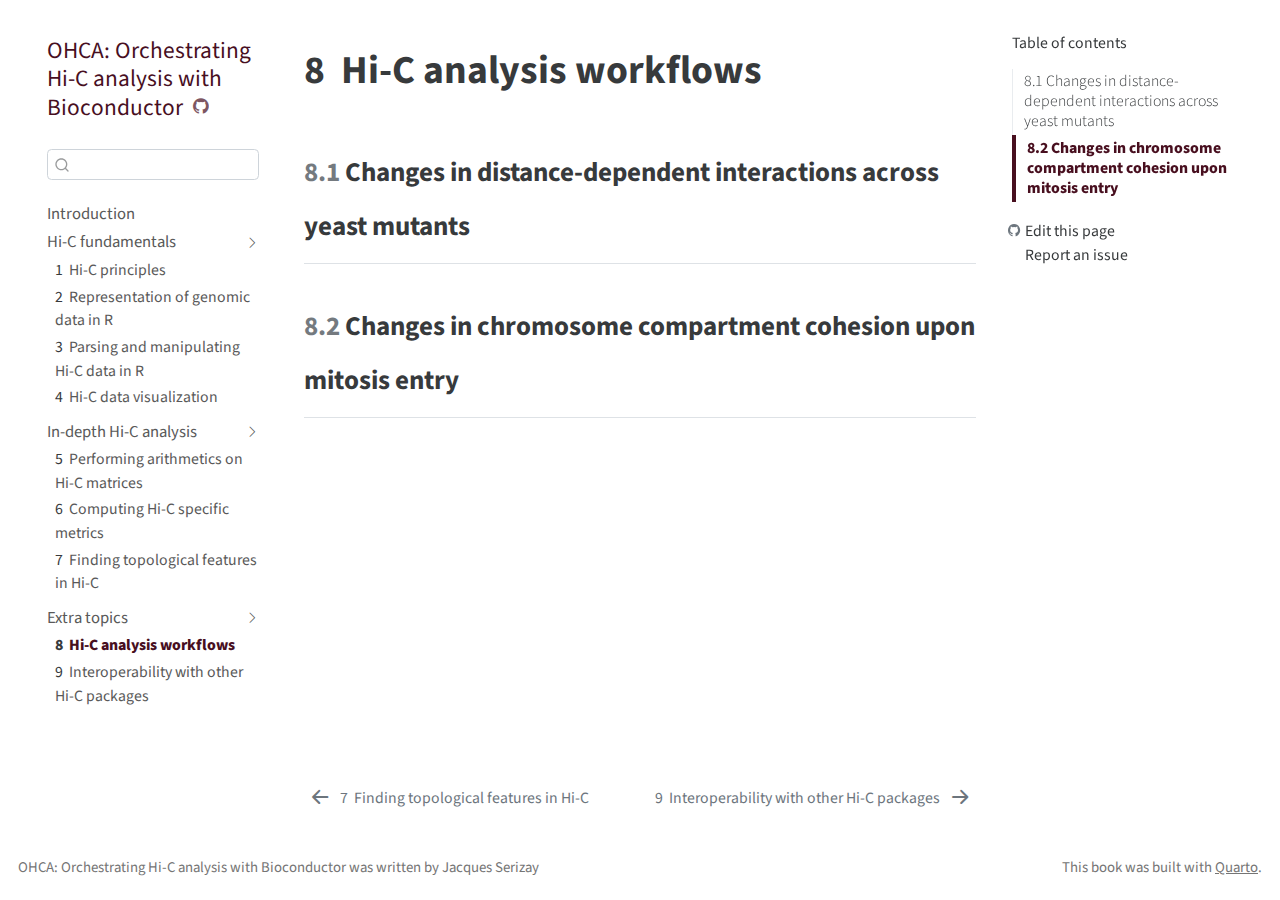
<file: Chapter8.html>
<!DOCTYPE html>
<html xmlns="http://www.w3.org/1999/xhtml" lang="en" xml:lang="en"><head>
<meta http-equiv="Content-Type" content="text/html; charset=UTF-8">
<meta charset="utf-8">
<meta name="generator" content="quarto-1.2.269">
<meta name="viewport" content="width=device-width, initial-scale=1.0, user-scalable=yes">
<meta name="author" content="Jacques Serizay">
<title>OHCA: Orchestrating Hi-C analysis with Bioconductor - 8&nbsp; Hi-C analysis workflows</title>
<style>
code{white-space: pre-wrap;}
span.smallcaps{font-variant: small-caps;}
div.columns{display: flex; gap: min(4vw, 1.5em);}
div.column{flex: auto; overflow-x: auto;}
div.hanging-indent{margin-left: 1.5em; text-indent: -1.5em;}
ul.task-list{list-style: none;}
ul.task-list li input[type="checkbox"] {
  width: 0.8em;
  margin: 0 0.8em 0.2em -1.6em;
  vertical-align: middle;
}
</style>

<script src="site_libs/quarto-nav/quarto-nav.js"></script>
<script src="site_libs/quarto-nav/headroom.min.js"></script>
<script src="site_libs/clipboard/clipboard.min.js"></script>
<script src="site_libs/quarto-search/autocomplete.umd.js"></script>
<script src="site_libs/quarto-search/fuse.min.js"></script>
<script src="site_libs/quarto-search/quarto-search.js"></script>
<meta name="quarto:offset" content="./">
<link href="./Chapter9.html" rel="next">
<link href="./Chapter7.html" rel="prev">
<link href="./cover.jpg" rel="icon" type="image/jpeg">
<script src="site_libs/quarto-html/quarto.js"></script>
<script src="site_libs/quarto-html/popper.min.js"></script>
<script src="site_libs/quarto-html/tippy.umd.min.js"></script>
<script src="site_libs/quarto-html/anchor.min.js"></script>
<link href="site_libs/quarto-html/tippy.css" rel="stylesheet">
<link href="site_libs/quarto-html/quarto-syntax-highlighting.css" rel="stylesheet" id="quarto-text-highlighting-styles">
<script src="site_libs/bootstrap/bootstrap.min.js"></script>
<link href="site_libs/bootstrap/bootstrap-icons.css" rel="stylesheet">
<link href="site_libs/bootstrap/bootstrap.min.css" rel="stylesheet" id="quarto-bootstrap" data-mode="light"><script id="quarto-search-options" type="application/json">{
  "location": "sidebar",
  "copy-button": false,
  "collapse-after": 3,
  "panel-placement": "start",
  "type": "textbox",
  "limit": 20,
  "language": {
    "search-no-results-text": "No results",
    "search-matching-documents-text": "matching documents",
    "search-copy-link-title": "Copy link to search",
    "search-hide-matches-text": "Hide additional matches",
    "search-more-match-text": "more match in this document",
    "search-more-matches-text": "more matches in this document",
    "search-clear-button-title": "Clear",
    "search-detached-cancel-button-title": "Cancel",
    "search-submit-button-title": "Submit"
  }
}</script>
</head>
<body class="nav-sidebar floating">

<div id="quarto-search-results"></div>
  <header id="quarto-header" class="headroom fixed-top"><nav class="quarto-secondary-nav" data-bs-toggle="collapse" data-bs-target="#quarto-sidebar" aria-controls="quarto-sidebar" aria-expanded="false" aria-label="Toggle sidebar navigation" onclick="if (window.quartoToggleHeadroom) { window.quartoToggleHeadroom(); }"><div class="container-fluid d-flex justify-content-between">
      <h1 class="quarto-secondary-nav-title">
<span class="chapter-number">8</span>&nbsp; <span class="chapter-title">Hi-C analysis workflows</span>
</h1>
      <button type="button" class="quarto-btn-toggle btn" aria-label="Show secondary navigation">
        <i class="bi bi-chevron-right"></i>
      </button>
    </div>
  </nav></header><!-- content --><div id="quarto-content" class="quarto-container page-columns page-rows-contents page-layout-article">
<!-- sidebar -->
  <nav id="quarto-sidebar" class="sidebar collapse sidebar-navigation floating overflow-auto"><div class="pt-lg-2 mt-2 text-left sidebar-header">
    <div class="sidebar-title mb-0 py-0">
      <a href="./">OHCA: Orchestrating Hi-C analysis with Bioconductor</a> 
        <div class="sidebar-tools-main">
    <a href="https://github.com/js2264.OHCA/" title="Source Code" class="sidebar-tool px-1"><i class="bi bi-github"></i></a>
</div>
    </div>
      </div>
      <div class="mt-2 flex-shrink-0 align-items-center">
        <div class="sidebar-search">
        <div id="quarto-search" class="" title="Search"></div>
        </div>
      </div>
    <div class="sidebar-menu-container"> 
    <ul class="list-unstyled mt-1">
<li class="sidebar-item">
  <div class="sidebar-item-container"> 
  <a href="./index.html" class="sidebar-item-text sidebar-link">Introduction</a>
  </div>
</li>
        <li class="sidebar-item sidebar-item-section">
      <div class="sidebar-item-container"> 
            <a class="sidebar-item-text sidebar-link text-start" data-bs-toggle="collapse" data-bs-target="#quarto-sidebar-section-1" aria-expanded="true">Hi-C fundamentals</a>
          <a class="sidebar-item-toggle text-start" data-bs-toggle="collapse" data-bs-target="#quarto-sidebar-section-1" aria-expanded="true">
            <i class="bi bi-chevron-right ms-2"></i>
          </a> 
      </div>
      <ul id="quarto-sidebar-section-1" class="collapse list-unstyled sidebar-section depth1 show">
<li class="sidebar-item">
  <div class="sidebar-item-container"> 
  <a href="./Chapter1.html" class="sidebar-item-text sidebar-link"><span class="chapter-number">1</span>&nbsp; <span class="chapter-title">Hi-C principles</span></a>
  </div>
</li>
          <li class="sidebar-item">
  <div class="sidebar-item-container"> 
  <a href="./Chapter2.html" class="sidebar-item-text sidebar-link"><span class="chapter-number">2</span>&nbsp; <span class="chapter-title">Representation of genomic data in R</span></a>
  </div>
</li>
          <li class="sidebar-item">
  <div class="sidebar-item-container"> 
  <a href="./Chapter3.html" class="sidebar-item-text sidebar-link"><span class="chapter-number">3</span>&nbsp; <span class="chapter-title">Parsing and manipulating Hi-C data in R</span></a>
  </div>
</li>
          <li class="sidebar-item">
  <div class="sidebar-item-container"> 
  <a href="./Chapter4.html" class="sidebar-item-text sidebar-link"><span class="chapter-number">4</span>&nbsp; <span class="chapter-title">Hi-C data visualization</span></a>
  </div>
</li>
      </ul>
</li>
        <li class="sidebar-item sidebar-item-section">
      <div class="sidebar-item-container"> 
            <a class="sidebar-item-text sidebar-link text-start" data-bs-toggle="collapse" data-bs-target="#quarto-sidebar-section-2" aria-expanded="true">In-depth Hi-C analysis</a>
          <a class="sidebar-item-toggle text-start" data-bs-toggle="collapse" data-bs-target="#quarto-sidebar-section-2" aria-expanded="true">
            <i class="bi bi-chevron-right ms-2"></i>
          </a> 
      </div>
      <ul id="quarto-sidebar-section-2" class="collapse list-unstyled sidebar-section depth1 show">
<li class="sidebar-item">
  <div class="sidebar-item-container"> 
  <a href="./Chapter5.html" class="sidebar-item-text sidebar-link"><span class="chapter-number">5</span>&nbsp; <span class="chapter-title">Performing arithmetics on Hi-C matrices</span></a>
  </div>
</li>
          <li class="sidebar-item">
  <div class="sidebar-item-container"> 
  <a href="./Chapter6.html" class="sidebar-item-text sidebar-link"><span class="chapter-number">6</span>&nbsp; <span class="chapter-title">Computing Hi-C specific metrics</span></a>
  </div>
</li>
          <li class="sidebar-item">
  <div class="sidebar-item-container"> 
  <a href="./Chapter7.html" class="sidebar-item-text sidebar-link"><span class="chapter-number">7</span>&nbsp; <span class="chapter-title">Finding topological features in Hi-C</span></a>
  </div>
</li>
      </ul>
</li>
        <li class="sidebar-item sidebar-item-section">
      <div class="sidebar-item-container"> 
            <a class="sidebar-item-text sidebar-link text-start" data-bs-toggle="collapse" data-bs-target="#quarto-sidebar-section-3" aria-expanded="true">Extra topics</a>
          <a class="sidebar-item-toggle text-start" data-bs-toggle="collapse" data-bs-target="#quarto-sidebar-section-3" aria-expanded="true">
            <i class="bi bi-chevron-right ms-2"></i>
          </a> 
      </div>
      <ul id="quarto-sidebar-section-3" class="collapse list-unstyled sidebar-section depth1 show">
<li class="sidebar-item">
  <div class="sidebar-item-container"> 
  <a href="./Chapter8.html" class="sidebar-item-text sidebar-link active"><span class="chapter-number">8</span>&nbsp; <span class="chapter-title">Hi-C analysis workflows</span></a>
  </div>
</li>
          <li class="sidebar-item">
  <div class="sidebar-item-container"> 
  <a href="./Chapter9.html" class="sidebar-item-text sidebar-link"><span class="chapter-number">9</span>&nbsp; <span class="chapter-title">Interoperability with other Hi-C packages</span></a>
  </div>
</li>
      </ul>
</li>
    </ul>
</div>
</nav><!-- margin-sidebar --><div id="quarto-margin-sidebar" class="sidebar margin-sidebar">
        <nav id="TOC" role="doc-toc" class="toc-active"><h2 id="toc-title">Table of contents</h2>
   
  <ul>
<li><a href="#changes-in-distance-dependent-interactions-across-yeast-mutants" id="toc-changes-in-distance-dependent-interactions-across-yeast-mutants" class="nav-link active" data-scroll-target="#changes-in-distance-dependent-interactions-across-yeast-mutants"><span class="toc-section-number">8.1</span>  Changes in distance-dependent interactions across yeast mutants</a></li>
  <li><a href="#changes-in-chromosome-compartment-cohesion-upon-mitosis-entry" id="toc-changes-in-chromosome-compartment-cohesion-upon-mitosis-entry" class="nav-link" data-scroll-target="#changes-in-chromosome-compartment-cohesion-upon-mitosis-entry"><span class="toc-section-number">8.2</span>  Changes in chromosome compartment cohesion upon mitosis entry</a></li>
  </ul><div class="toc-actions"><div><i class="bi bi-github"></i></div><div class="action-links"><p><a href="https://github.com/js2264.OHCA/edit/main/Chapter8.qmd" class="toc-action">Edit this page</a></p><p><a href="https://github.com/js2264.OHCA/issues/new" class="toc-action">Report an issue</a></p></div></div></nav>
    </div>
<!-- main -->
<main class="content" id="quarto-document-content"><header id="title-block-header" class="quarto-title-block default"><div class="quarto-title">
<h1 class="title d-none d-lg-block">
<span class="chapter-number">8</span>&nbsp; <span class="chapter-title">Hi-C analysis workflows</span>
</h1>
</div>



<div class="quarto-title-meta">

    
  
    
  </div>
  

</header><div class="cell">

</div>
<section id="changes-in-distance-dependent-interactions-across-yeast-mutants" class="level2" data-number="8.1"><h2 data-number="8.1" class="anchored" data-anchor-id="changes-in-distance-dependent-interactions-across-yeast-mutants">
<span class="header-section-number">8.1</span> Changes in distance-dependent interactions across yeast mutants</h2>
</section><section id="changes-in-chromosome-compartment-cohesion-upon-mitosis-entry" class="level2" data-number="8.2"><h2 data-number="8.2" class="anchored" data-anchor-id="changes-in-chromosome-compartment-cohesion-upon-mitosis-entry">
<span class="header-section-number">8.2</span> Changes in chromosome compartment cohesion upon mitosis entry</h2>


</section></main><!-- /main --><script id="quarto-html-after-body" type="application/javascript">
window.document.addEventListener("DOMContentLoaded", function (event) {
  const toggleBodyColorMode = (bsSheetEl) => {
    const mode = bsSheetEl.getAttribute("data-mode");
    const bodyEl = window.document.querySelector("body");
    if (mode === "dark") {
      bodyEl.classList.add("quarto-dark");
      bodyEl.classList.remove("quarto-light");
    } else {
      bodyEl.classList.add("quarto-light");
      bodyEl.classList.remove("quarto-dark");
    }
  }
  const toggleBodyColorPrimary = () => {
    const bsSheetEl = window.document.querySelector("link#quarto-bootstrap");
    if (bsSheetEl) {
      toggleBodyColorMode(bsSheetEl);
    }
  }
  toggleBodyColorPrimary();  
  const icon = "";
  const anchorJS = new window.AnchorJS();
  anchorJS.options = {
    placement: 'right',
    icon: icon
  };
  anchorJS.add('.anchored');
  const clipboard = new window.ClipboardJS('.code-copy-button', {
    target: function(trigger) {
      return trigger.previousElementSibling;
    }
  });
  clipboard.on('success', function(e) {
    // button target
    const button = e.trigger;
    // don't keep focus
    button.blur();
    // flash "checked"
    button.classList.add('code-copy-button-checked');
    var currentTitle = button.getAttribute("title");
    button.setAttribute("title", "Copied!");
    let tooltip;
    if (window.bootstrap) {
      button.setAttribute("data-bs-toggle", "tooltip");
      button.setAttribute("data-bs-placement", "left");
      button.setAttribute("data-bs-title", "Copied!");
      tooltip = new bootstrap.Tooltip(button, 
        { trigger: "manual", 
          customClass: "code-copy-button-tooltip",
          offset: [0, -8]});
      tooltip.show();    
    }
    setTimeout(function() {
      if (tooltip) {
        tooltip.hide();
        button.removeAttribute("data-bs-title");
        button.removeAttribute("data-bs-toggle");
        button.removeAttribute("data-bs-placement");
      }
      button.setAttribute("title", currentTitle);
      button.classList.remove('code-copy-button-checked');
    }, 1000);
    // clear code selection
    e.clearSelection();
  });
  function tippyHover(el, contentFn) {
    const config = {
      allowHTML: true,
      content: contentFn,
      maxWidth: 500,
      delay: 100,
      arrow: false,
      appendTo: function(el) {
          return el.parentElement;
      },
      interactive: true,
      interactiveBorder: 10,
      theme: 'quarto',
      placement: 'bottom-start'
    };
    window.tippy(el, config); 
  }
  const noterefs = window.document.querySelectorAll('a[role="doc-noteref"]');
  for (var i=0; i<noterefs.length; i++) {
    const ref = noterefs[i];
    tippyHover(ref, function() {
      // use id or data attribute instead here
      let href = ref.getAttribute('data-footnote-href') || ref.getAttribute('href');
      try { href = new URL(href).hash; } catch {}
      const id = href.replace(/^#\/?/, "");
      const note = window.document.getElementById(id);
      return note.innerHTML;
    });
  }
  const findCites = (el) => {
    const parentEl = el.parentElement;
    if (parentEl) {
      const cites = parentEl.dataset.cites;
      if (cites) {
        return {
          el,
          cites: cites.split(' ')
        };
      } else {
        return findCites(el.parentElement)
      }
    } else {
      return undefined;
    }
  };
  var bibliorefs = window.document.querySelectorAll('a[role="doc-biblioref"]');
  for (var i=0; i<bibliorefs.length; i++) {
    const ref = bibliorefs[i];
    const citeInfo = findCites(ref);
    if (citeInfo) {
      tippyHover(citeInfo.el, function() {
        var popup = window.document.createElement('div');
        citeInfo.cites.forEach(function(cite) {
          var citeDiv = window.document.createElement('div');
          citeDiv.classList.add('hanging-indent');
          citeDiv.classList.add('csl-entry');
          var biblioDiv = window.document.getElementById('ref-' + cite);
          if (biblioDiv) {
            citeDiv.innerHTML = biblioDiv.innerHTML;
          }
          popup.appendChild(citeDiv);
        });
        return popup.innerHTML;
      });
    }
  }
});
</script><nav class="page-navigation"><div class="nav-page nav-page-previous">
      <a href="./Chapter7.html" class="pagination-link">
        <i class="bi bi-arrow-left-short"></i> <span class="nav-page-text"><span class="chapter-number">7</span>&nbsp; <span class="chapter-title">Finding topological features in Hi-C</span></span>
      </a>          
  </div>
  <div class="nav-page nav-page-next">
      <a href="./Chapter9.html" class="pagination-link">
        <span class="nav-page-text"><span class="chapter-number">9</span>&nbsp; <span class="chapter-title">Interoperability with other Hi-C packages</span></span> <i class="bi bi-arrow-right-short"></i>
      </a>
  </div>
</nav>
</div> <!-- /content -->
<footer class="footer"><div class="nav-footer">
    <div class="nav-footer-left">OHCA: Orchestrating Hi-C analysis with Bioconductor was written by Jacques Serizay</div>   
    <div class="nav-footer-right">This book was built with <a href="https://quarto.org/">Quarto</a>.</div>
  </div>
</footer>


</body></html>
</file>
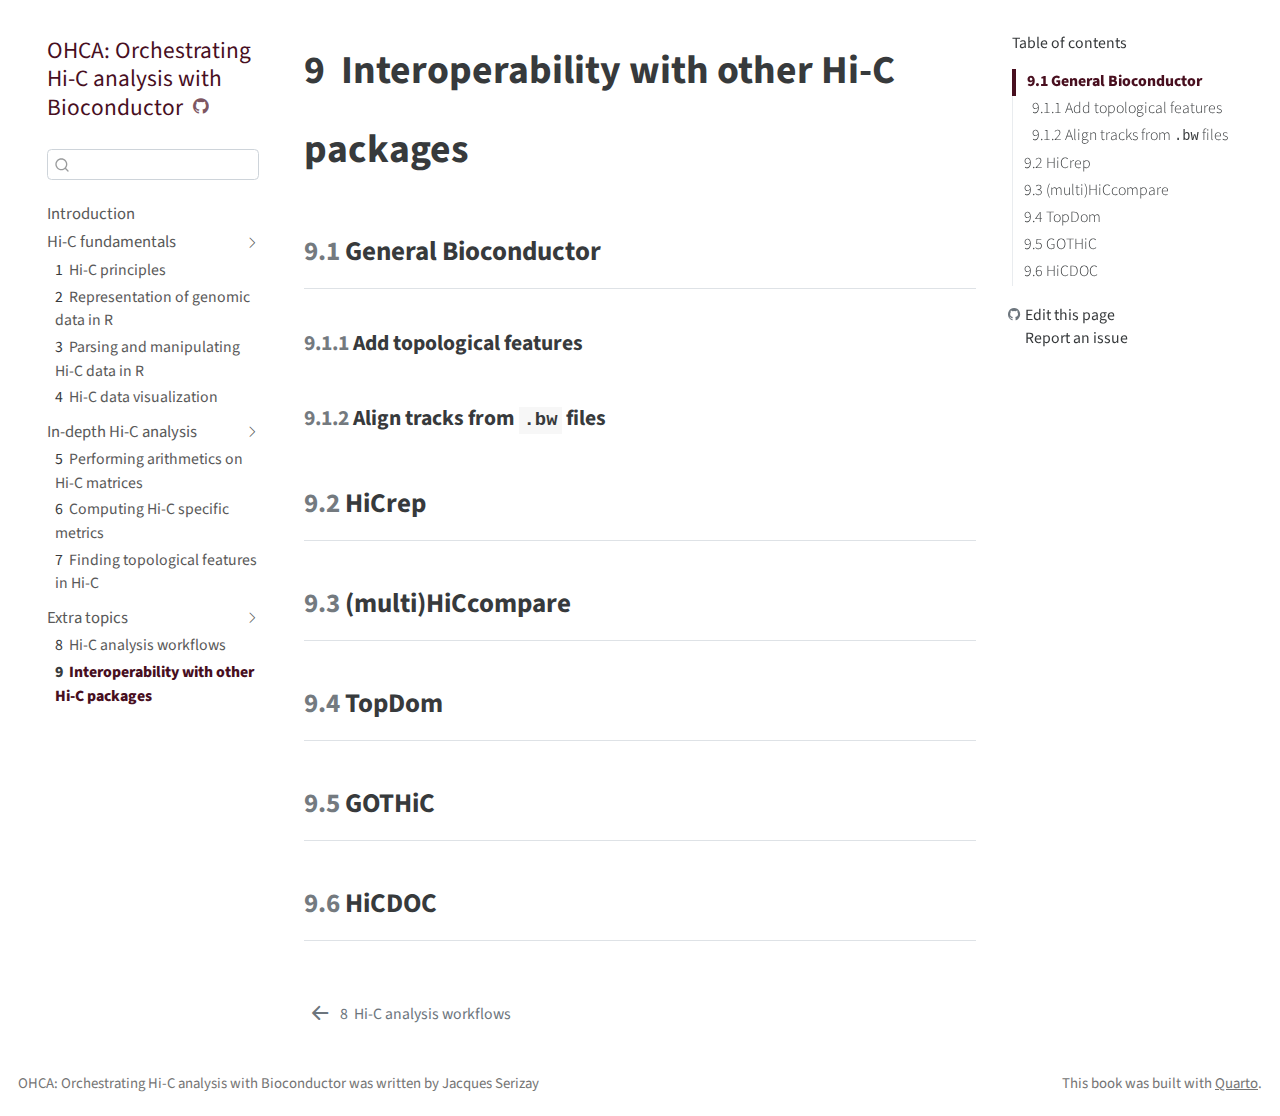
<file: Chapter9.html>
<!DOCTYPE html>
<html xmlns="http://www.w3.org/1999/xhtml" lang="en" xml:lang="en"><head>
<meta http-equiv="Content-Type" content="text/html; charset=UTF-8">
<meta charset="utf-8">
<meta name="generator" content="quarto-1.2.269">
<meta name="viewport" content="width=device-width, initial-scale=1.0, user-scalable=yes">
<meta name="author" content="Jacques Serizay">
<title>OHCA: Orchestrating Hi-C analysis with Bioconductor - 9&nbsp; Interoperability with other Hi-C packages</title>
<style>
code{white-space: pre-wrap;}
span.smallcaps{font-variant: small-caps;}
div.columns{display: flex; gap: min(4vw, 1.5em);}
div.column{flex: auto; overflow-x: auto;}
div.hanging-indent{margin-left: 1.5em; text-indent: -1.5em;}
ul.task-list{list-style: none;}
ul.task-list li input[type="checkbox"] {
  width: 0.8em;
  margin: 0 0.8em 0.2em -1.6em;
  vertical-align: middle;
}
</style>

<script src="site_libs/quarto-nav/quarto-nav.js"></script>
<script src="site_libs/quarto-nav/headroom.min.js"></script>
<script src="site_libs/clipboard/clipboard.min.js"></script>
<script src="site_libs/quarto-search/autocomplete.umd.js"></script>
<script src="site_libs/quarto-search/fuse.min.js"></script>
<script src="site_libs/quarto-search/quarto-search.js"></script>
<meta name="quarto:offset" content="./">
<link href="./Chapter8.html" rel="prev">
<link href="./cover.jpg" rel="icon" type="image/jpeg">
<script src="site_libs/quarto-html/quarto.js"></script>
<script src="site_libs/quarto-html/popper.min.js"></script>
<script src="site_libs/quarto-html/tippy.umd.min.js"></script>
<script src="site_libs/quarto-html/anchor.min.js"></script>
<link href="site_libs/quarto-html/tippy.css" rel="stylesheet">
<link href="site_libs/quarto-html/quarto-syntax-highlighting.css" rel="stylesheet" id="quarto-text-highlighting-styles">
<script src="site_libs/bootstrap/bootstrap.min.js"></script>
<link href="site_libs/bootstrap/bootstrap-icons.css" rel="stylesheet">
<link href="site_libs/bootstrap/bootstrap.min.css" rel="stylesheet" id="quarto-bootstrap" data-mode="light"><script id="quarto-search-options" type="application/json">{
  "location": "sidebar",
  "copy-button": false,
  "collapse-after": 3,
  "panel-placement": "start",
  "type": "textbox",
  "limit": 20,
  "language": {
    "search-no-results-text": "No results",
    "search-matching-documents-text": "matching documents",
    "search-copy-link-title": "Copy link to search",
    "search-hide-matches-text": "Hide additional matches",
    "search-more-match-text": "more match in this document",
    "search-more-matches-text": "more matches in this document",
    "search-clear-button-title": "Clear",
    "search-detached-cancel-button-title": "Cancel",
    "search-submit-button-title": "Submit"
  }
}</script>
</head>
<body class="nav-sidebar floating">

<div id="quarto-search-results"></div>
  <header id="quarto-header" class="headroom fixed-top"><nav class="quarto-secondary-nav" data-bs-toggle="collapse" data-bs-target="#quarto-sidebar" aria-controls="quarto-sidebar" aria-expanded="false" aria-label="Toggle sidebar navigation" onclick="if (window.quartoToggleHeadroom) { window.quartoToggleHeadroom(); }"><div class="container-fluid d-flex justify-content-between">
      <h1 class="quarto-secondary-nav-title">
<span class="chapter-number">9</span>&nbsp; <span class="chapter-title">Interoperability with other Hi-C packages</span>
</h1>
      <button type="button" class="quarto-btn-toggle btn" aria-label="Show secondary navigation">
        <i class="bi bi-chevron-right"></i>
      </button>
    </div>
  </nav></header><!-- content --><div id="quarto-content" class="quarto-container page-columns page-rows-contents page-layout-article">
<!-- sidebar -->
  <nav id="quarto-sidebar" class="sidebar collapse sidebar-navigation floating overflow-auto"><div class="pt-lg-2 mt-2 text-left sidebar-header">
    <div class="sidebar-title mb-0 py-0">
      <a href="./">OHCA: Orchestrating Hi-C analysis with Bioconductor</a> 
        <div class="sidebar-tools-main">
    <a href="https://github.com/js2264.OHCA/" title="Source Code" class="sidebar-tool px-1"><i class="bi bi-github"></i></a>
</div>
    </div>
      </div>
      <div class="mt-2 flex-shrink-0 align-items-center">
        <div class="sidebar-search">
        <div id="quarto-search" class="" title="Search"></div>
        </div>
      </div>
    <div class="sidebar-menu-container"> 
    <ul class="list-unstyled mt-1">
<li class="sidebar-item">
  <div class="sidebar-item-container"> 
  <a href="./index.html" class="sidebar-item-text sidebar-link">Introduction</a>
  </div>
</li>
        <li class="sidebar-item sidebar-item-section">
      <div class="sidebar-item-container"> 
            <a class="sidebar-item-text sidebar-link text-start" data-bs-toggle="collapse" data-bs-target="#quarto-sidebar-section-1" aria-expanded="true">Hi-C fundamentals</a>
          <a class="sidebar-item-toggle text-start" data-bs-toggle="collapse" data-bs-target="#quarto-sidebar-section-1" aria-expanded="true">
            <i class="bi bi-chevron-right ms-2"></i>
          </a> 
      </div>
      <ul id="quarto-sidebar-section-1" class="collapse list-unstyled sidebar-section depth1 show">
<li class="sidebar-item">
  <div class="sidebar-item-container"> 
  <a href="./Chapter1.html" class="sidebar-item-text sidebar-link"><span class="chapter-number">1</span>&nbsp; <span class="chapter-title">Hi-C principles</span></a>
  </div>
</li>
          <li class="sidebar-item">
  <div class="sidebar-item-container"> 
  <a href="./Chapter2.html" class="sidebar-item-text sidebar-link"><span class="chapter-number">2</span>&nbsp; <span class="chapter-title">Representation of genomic data in R</span></a>
  </div>
</li>
          <li class="sidebar-item">
  <div class="sidebar-item-container"> 
  <a href="./Chapter3.html" class="sidebar-item-text sidebar-link"><span class="chapter-number">3</span>&nbsp; <span class="chapter-title">Parsing and manipulating Hi-C data in R</span></a>
  </div>
</li>
          <li class="sidebar-item">
  <div class="sidebar-item-container"> 
  <a href="./Chapter4.html" class="sidebar-item-text sidebar-link"><span class="chapter-number">4</span>&nbsp; <span class="chapter-title">Hi-C data visualization</span></a>
  </div>
</li>
      </ul>
</li>
        <li class="sidebar-item sidebar-item-section">
      <div class="sidebar-item-container"> 
            <a class="sidebar-item-text sidebar-link text-start" data-bs-toggle="collapse" data-bs-target="#quarto-sidebar-section-2" aria-expanded="true">In-depth Hi-C analysis</a>
          <a class="sidebar-item-toggle text-start" data-bs-toggle="collapse" data-bs-target="#quarto-sidebar-section-2" aria-expanded="true">
            <i class="bi bi-chevron-right ms-2"></i>
          </a> 
      </div>
      <ul id="quarto-sidebar-section-2" class="collapse list-unstyled sidebar-section depth1 show">
<li class="sidebar-item">
  <div class="sidebar-item-container"> 
  <a href="./Chapter5.html" class="sidebar-item-text sidebar-link"><span class="chapter-number">5</span>&nbsp; <span class="chapter-title">Performing arithmetics on Hi-C matrices</span></a>
  </div>
</li>
          <li class="sidebar-item">
  <div class="sidebar-item-container"> 
  <a href="./Chapter6.html" class="sidebar-item-text sidebar-link"><span class="chapter-number">6</span>&nbsp; <span class="chapter-title">Computing Hi-C specific metrics</span></a>
  </div>
</li>
          <li class="sidebar-item">
  <div class="sidebar-item-container"> 
  <a href="./Chapter7.html" class="sidebar-item-text sidebar-link"><span class="chapter-number">7</span>&nbsp; <span class="chapter-title">Finding topological features in Hi-C</span></a>
  </div>
</li>
      </ul>
</li>
        <li class="sidebar-item sidebar-item-section">
      <div class="sidebar-item-container"> 
            <a class="sidebar-item-text sidebar-link text-start" data-bs-toggle="collapse" data-bs-target="#quarto-sidebar-section-3" aria-expanded="true">Extra topics</a>
          <a class="sidebar-item-toggle text-start" data-bs-toggle="collapse" data-bs-target="#quarto-sidebar-section-3" aria-expanded="true">
            <i class="bi bi-chevron-right ms-2"></i>
          </a> 
      </div>
      <ul id="quarto-sidebar-section-3" class="collapse list-unstyled sidebar-section depth1 show">
<li class="sidebar-item">
  <div class="sidebar-item-container"> 
  <a href="./Chapter8.html" class="sidebar-item-text sidebar-link"><span class="chapter-number">8</span>&nbsp; <span class="chapter-title">Hi-C analysis workflows</span></a>
  </div>
</li>
          <li class="sidebar-item">
  <div class="sidebar-item-container"> 
  <a href="./Chapter9.html" class="sidebar-item-text sidebar-link active"><span class="chapter-number">9</span>&nbsp; <span class="chapter-title">Interoperability with other Hi-C packages</span></a>
  </div>
</li>
      </ul>
</li>
    </ul>
</div>
</nav><!-- margin-sidebar --><div id="quarto-margin-sidebar" class="sidebar margin-sidebar">
        <nav id="TOC" role="doc-toc" class="toc-active"><h2 id="toc-title">Table of contents</h2>
   
  <ul>
<li>
<a href="#general-bioconductor" id="toc-general-bioconductor" class="nav-link active" data-scroll-target="#general-bioconductor"><span class="toc-section-number">9.1</span>  General Bioconductor</a>
  <ul class="collapse">
<li><a href="#add-topological-features" id="toc-add-topological-features" class="nav-link" data-scroll-target="#add-topological-features"><span class="toc-section-number">9.1.1</span>  Add topological features</a></li>
  <li><a href="#align-tracks-from-.bw-files" id="toc-align-tracks-from-.bw-files" class="nav-link" data-scroll-target="#align-tracks-from-.bw-files"><span class="toc-section-number">9.1.2</span>  Align tracks from <code>.bw</code> files</a></li>
  </ul>
</li>
  <li><a href="#hicrep" id="toc-hicrep" class="nav-link" data-scroll-target="#hicrep"><span class="toc-section-number">9.2</span>  HiCrep</a></li>
  <li><a href="#multihiccompare" id="toc-multihiccompare" class="nav-link" data-scroll-target="#multihiccompare"><span class="toc-section-number">9.3</span>  (multi)HiCcompare</a></li>
  <li><a href="#topdom" id="toc-topdom" class="nav-link" data-scroll-target="#topdom"><span class="toc-section-number">9.4</span>  TopDom</a></li>
  <li><a href="#gothic" id="toc-gothic" class="nav-link" data-scroll-target="#gothic"><span class="toc-section-number">9.5</span>  GOTHiC</a></li>
  <li><a href="#hicdoc" id="toc-hicdoc" class="nav-link" data-scroll-target="#hicdoc"><span class="toc-section-number">9.6</span>  HiCDOC</a></li>
  </ul><div class="toc-actions"><div><i class="bi bi-github"></i></div><div class="action-links"><p><a href="https://github.com/js2264.OHCA/edit/main/Chapter9.qmd" class="toc-action">Edit this page</a></p><p><a href="https://github.com/js2264.OHCA/issues/new" class="toc-action">Report an issue</a></p></div></div></nav>
    </div>
<!-- main -->
<main class="content" id="quarto-document-content"><header id="title-block-header" class="quarto-title-block default"><div class="quarto-title">
<h1 class="title d-none d-lg-block">
<span class="chapter-number">9</span>&nbsp; <span class="chapter-title">Interoperability with other Hi-C packages</span>
</h1>
</div>



<div class="quarto-title-meta">

    
  
    
  </div>
  

</header><div class="cell">

</div>
<section id="general-bioconductor" class="level2" data-number="9.1"><h2 data-number="9.1" class="anchored" data-anchor-id="general-bioconductor">
<span class="header-section-number">9.1</span> General Bioconductor</h2>
<section id="add-topological-features" class="level3" data-number="9.1.1"><h3 data-number="9.1.1" class="anchored" data-anchor-id="add-topological-features">
<span class="header-section-number">9.1.1</span> Add topological features</h3>
<div class="cell" data-hash="Chapter9_cache/html/unnamed-chunk-2_128773af2fa6e3cd459676f5a1ef2e6a">

</div>
</section><section id="align-tracks-from-.bw-files" class="level3" data-number="9.1.2"><h3 data-number="9.1.2" class="anchored" data-anchor-id="align-tracks-from-.bw-files">
<span class="header-section-number">9.1.2</span> Align tracks from <code>.bw</code> files</h3>
<div class="cell" data-hash="Chapter9_cache/html/unnamed-chunk-3_685a003409df18a45f0b9aab72735636">

</div>
</section></section><section id="hicrep" class="level2" data-number="9.2"><h2 data-number="9.2" class="anchored" data-anchor-id="hicrep">
<span class="header-section-number">9.2</span> HiCrep</h2>
</section><section id="multihiccompare" class="level2" data-number="9.3"><h2 data-number="9.3" class="anchored" data-anchor-id="multihiccompare">
<span class="header-section-number">9.3</span> (multi)HiCcompare</h2>
</section><section id="topdom" class="level2" data-number="9.4"><h2 data-number="9.4" class="anchored" data-anchor-id="topdom">
<span class="header-section-number">9.4</span> TopDom</h2>
</section><section id="gothic" class="level2" data-number="9.5"><h2 data-number="9.5" class="anchored" data-anchor-id="gothic">
<span class="header-section-number">9.5</span> GOTHiC</h2>
</section><section id="hicdoc" class="level2" data-number="9.6"><h2 data-number="9.6" class="anchored" data-anchor-id="hicdoc">
<span class="header-section-number">9.6</span> HiCDOC</h2>


</section></main><!-- /main --><script id="quarto-html-after-body" type="application/javascript">
window.document.addEventListener("DOMContentLoaded", function (event) {
  const toggleBodyColorMode = (bsSheetEl) => {
    const mode = bsSheetEl.getAttribute("data-mode");
    const bodyEl = window.document.querySelector("body");
    if (mode === "dark") {
      bodyEl.classList.add("quarto-dark");
      bodyEl.classList.remove("quarto-light");
    } else {
      bodyEl.classList.add("quarto-light");
      bodyEl.classList.remove("quarto-dark");
    }
  }
  const toggleBodyColorPrimary = () => {
    const bsSheetEl = window.document.querySelector("link#quarto-bootstrap");
    if (bsSheetEl) {
      toggleBodyColorMode(bsSheetEl);
    }
  }
  toggleBodyColorPrimary();  
  const icon = "";
  const anchorJS = new window.AnchorJS();
  anchorJS.options = {
    placement: 'right',
    icon: icon
  };
  anchorJS.add('.anchored');
  const clipboard = new window.ClipboardJS('.code-copy-button', {
    target: function(trigger) {
      return trigger.previousElementSibling;
    }
  });
  clipboard.on('success', function(e) {
    // button target
    const button = e.trigger;
    // don't keep focus
    button.blur();
    // flash "checked"
    button.classList.add('code-copy-button-checked');
    var currentTitle = button.getAttribute("title");
    button.setAttribute("title", "Copied!");
    let tooltip;
    if (window.bootstrap) {
      button.setAttribute("data-bs-toggle", "tooltip");
      button.setAttribute("data-bs-placement", "left");
      button.setAttribute("data-bs-title", "Copied!");
      tooltip = new bootstrap.Tooltip(button, 
        { trigger: "manual", 
          customClass: "code-copy-button-tooltip",
          offset: [0, -8]});
      tooltip.show();    
    }
    setTimeout(function() {
      if (tooltip) {
        tooltip.hide();
        button.removeAttribute("data-bs-title");
        button.removeAttribute("data-bs-toggle");
        button.removeAttribute("data-bs-placement");
      }
      button.setAttribute("title", currentTitle);
      button.classList.remove('code-copy-button-checked');
    }, 1000);
    // clear code selection
    e.clearSelection();
  });
  function tippyHover(el, contentFn) {
    const config = {
      allowHTML: true,
      content: contentFn,
      maxWidth: 500,
      delay: 100,
      arrow: false,
      appendTo: function(el) {
          return el.parentElement;
      },
      interactive: true,
      interactiveBorder: 10,
      theme: 'quarto',
      placement: 'bottom-start'
    };
    window.tippy(el, config); 
  }
  const noterefs = window.document.querySelectorAll('a[role="doc-noteref"]');
  for (var i=0; i<noterefs.length; i++) {
    const ref = noterefs[i];
    tippyHover(ref, function() {
      // use id or data attribute instead here
      let href = ref.getAttribute('data-footnote-href') || ref.getAttribute('href');
      try { href = new URL(href).hash; } catch {}
      const id = href.replace(/^#\/?/, "");
      const note = window.document.getElementById(id);
      return note.innerHTML;
    });
  }
  const findCites = (el) => {
    const parentEl = el.parentElement;
    if (parentEl) {
      const cites = parentEl.dataset.cites;
      if (cites) {
        return {
          el,
          cites: cites.split(' ')
        };
      } else {
        return findCites(el.parentElement)
      }
    } else {
      return undefined;
    }
  };
  var bibliorefs = window.document.querySelectorAll('a[role="doc-biblioref"]');
  for (var i=0; i<bibliorefs.length; i++) {
    const ref = bibliorefs[i];
    const citeInfo = findCites(ref);
    if (citeInfo) {
      tippyHover(citeInfo.el, function() {
        var popup = window.document.createElement('div');
        citeInfo.cites.forEach(function(cite) {
          var citeDiv = window.document.createElement('div');
          citeDiv.classList.add('hanging-indent');
          citeDiv.classList.add('csl-entry');
          var biblioDiv = window.document.getElementById('ref-' + cite);
          if (biblioDiv) {
            citeDiv.innerHTML = biblioDiv.innerHTML;
          }
          popup.appendChild(citeDiv);
        });
        return popup.innerHTML;
      });
    }
  }
});
</script><nav class="page-navigation"><div class="nav-page nav-page-previous">
      <a href="./Chapter8.html" class="pagination-link">
        <i class="bi bi-arrow-left-short"></i> <span class="nav-page-text"><span class="chapter-number">8</span>&nbsp; <span class="chapter-title">Hi-C analysis workflows</span></span>
      </a>          
  </div>
  <div class="nav-page nav-page-next">
  </div>
</nav>
</div> <!-- /content -->
<footer class="footer"><div class="nav-footer">
    <div class="nav-footer-left">OHCA: Orchestrating Hi-C analysis with Bioconductor was written by Jacques Serizay</div>   
    <div class="nav-footer-right">This book was built with <a href="https://quarto.org/">Quarto</a>.</div>
  </div>
</footer>


</body></html>
</file>
<file: docs/devel/site_libs/quarto-html/tippy.css>
.tippy-box[data-animation=fade][data-state=hidden]{opacity:0}[data-tippy-root]{max-width:calc(100vw - 10px)}.tippy-box{position:relative;background-color:#333;color:#fff;border-radius:4px;font-size:14px;line-height:1.4;white-space:normal;outline:0;transition-property:transform,visibility,opacity}.tippy-box[data-placement^=top]>.tippy-arrow{bottom:0}.tippy-box[data-placement^=top]>.tippy-arrow:before{bottom:-7px;left:0;border-width:8px 8px 0;border-top-color:initial;transform-origin:center top}.tippy-box[data-placement^=bottom]>.tippy-arrow{top:0}.tippy-box[data-placement^=bottom]>.tippy-arrow:before{top:-7px;left:0;border-width:0 8px 8px;border-bottom-color:initial;transform-origin:center bottom}.tippy-box[data-placement^=left]>.tippy-arrow{right:0}.tippy-box[data-placement^=left]>.tippy-arrow:before{border-width:8px 0 8px 8px;border-left-color:initial;right:-7px;transform-origin:center left}.tippy-box[data-placement^=right]>.tippy-arrow{left:0}.tippy-box[data-placement^=right]>.tippy-arrow:before{left:-7px;border-width:8px 8px 8px 0;border-right-color:initial;transform-origin:center right}.tippy-box[data-inertia][data-state=visible]{transition-timing-function:cubic-bezier(.54,1.5,.38,1.11)}.tippy-arrow{width:16px;height:16px;color:#333}.tippy-arrow:before{content:"";position:absolute;border-color:transparent;border-style:solid}.tippy-content{position:relative;padding:5px 9px;z-index:1}
</file>
<file: docs/devel/site_libs/quarto-html/quarto-syntax-highlighting.css>
/* quarto syntax highlight colors */
:root {
  --quarto-hl-al-color: #95da4c;
  --quarto-hl-an-color: #50a14f;
  --quarto-hl-at-color: #a626a4;
  --quarto-hl-bn-color: #986801;
  --quarto-hl-bu-color: #a626a4;
  --quarto-hl-ch-color: #50a14f;
  --quarto-hl-co-color: #a0a1a7;
  --quarto-hl-cv-color: #e45649;
  --quarto-hl-cn-color: #986801;
  --quarto-hl-cf-color: #a626a4;
  --quarto-hl-dt-color: #a626a4;
  --quarto-hl-dv-color: #986801;
  --quarto-hl-do-color: #e45649;
  --quarto-hl-er-color: #f44747;
  --quarto-hl-ex-color: #4078f2;
  --quarto-hl-fl-color: #986801;
  --quarto-hl-fu-color: #4078f2;
  --quarto-hl-im-color: #50a14f;
  --quarto-hl-in-color: #c45b00;
  --quarto-hl-kw-color: #a626a4;
  --quarto-hl-op-color: #a626a4;
  --quarto-hl-pp-color: #a626a4;
  --quarto-hl-re-color: #2980b9;
  --quarto-hl-sc-color: #0184bc;
  --quarto-hl-ss-color: #da4453;
  --quarto-hl-st-color: #50a14f;
  --quarto-hl-va-color: #e45649;
  --quarto-hl-vs-color: #da4453;
  --quarto-hl-wa-color: #da4453;
}

/* other quarto variables */
:root {
  --quarto-font-monospace: SFMono-Regular, Menlo, Monaco, Consolas, "Liberation Mono", "Courier New", monospace;
}

code span.al {
  background-color: #4d1f24;
  font-weight: bold;
  color: #95da4c;
}

code span.an {
  color: #50a14f;
}

code span.at {
  color: #a626a4;
}

code span.bn {
  color: #986801;
}

code span.bu {
  color: #a626a4;
}

code span.ch {
  color: #50a14f;
}

code span.co {
  font-style: italic;
  color: #a0a1a7;
}

code span.cv {
  font-style: italic;
  color: #e45649;
}

code span.cn {
  color: #986801;
}

code span.cf {
  color: #a626a4;
}

code span.dt {
  color: #a626a4;
}

code span.dv {
  color: #986801;
}

code span.do {
  color: #e45649;
}

code span.er {
  color: #f44747;
  text-decoration: underline;
}

code span.ex {
  font-weight: bold;
  color: #4078f2;
}

code span.fl {
  color: #986801;
}

code span.fu {
  color: #4078f2;
}

code span.im {
  color: #50a14f;
}

code span.in {
  color: #c45b00;
}

code span.kw {
  color: #a626a4;
}

pre > code.sourceCode > span {
  color: #383a42;
}

code span {
  color: #383a42;
}

code.sourceCode > span {
  color: #383a42;
}

div.sourceCode,
div.sourceCode pre.sourceCode {
  color: #383a42;
}

code span.op {
  color: #a626a4;
}

code span.pp {
  color: #a626a4;
}

code span.re {
  background-color: #153042;
  color: #2980b9;
}

code span.sc {
  color: #0184bc;
}

code span.ss {
  color: #da4453;
}

code span.st {
  color: #50a14f;
}

code span.va {
  color: #e45649;
}

code span.vs {
  color: #da4453;
}

code span.wa {
  color: #da4453;
}

.prevent-inlining {
  content: "</";
}

/*# sourceMappingURL=debc5d5d77c3f9108843748ff7464032.css.map */
</file>
<file: site_libs/quarto-html/tippy.css>
.tippy-box[data-animation=fade][data-state=hidden]{opacity:0}[data-tippy-root]{max-width:calc(100vw - 10px)}.tippy-box{position:relative;background-color:#333;color:#fff;border-radius:4px;font-size:14px;line-height:1.4;white-space:normal;outline:0;transition-property:transform,visibility,opacity}.tippy-box[data-placement^=top]>.tippy-arrow{bottom:0}.tippy-box[data-placement^=top]>.tippy-arrow:before{bottom:-7px;left:0;border-width:8px 8px 0;border-top-color:initial;transform-origin:center top}.tippy-box[data-placement^=bottom]>.tippy-arrow{top:0}.tippy-box[data-placement^=bottom]>.tippy-arrow:before{top:-7px;left:0;border-width:0 8px 8px;border-bottom-color:initial;transform-origin:center bottom}.tippy-box[data-placement^=left]>.tippy-arrow{right:0}.tippy-box[data-placement^=left]>.tippy-arrow:before{border-width:8px 0 8px 8px;border-left-color:initial;right:-7px;transform-origin:center left}.tippy-box[data-placement^=right]>.tippy-arrow{left:0}.tippy-box[data-placement^=right]>.tippy-arrow:before{left:-7px;border-width:8px 8px 8px 0;border-right-color:initial;transform-origin:center right}.tippy-box[data-inertia][data-state=visible]{transition-timing-function:cubic-bezier(.54,1.5,.38,1.11)}.tippy-arrow{width:16px;height:16px;color:#333}.tippy-arrow:before{content:"";position:absolute;border-color:transparent;border-style:solid}.tippy-content{position:relative;padding:5px 9px;z-index:1}
</file>
<file: site_libs/quarto-html/quarto-syntax-highlighting.css>
/* quarto syntax highlight colors */
:root {
  --quarto-hl-al-color: #95da4c;
  --quarto-hl-an-color: #98c379;
  --quarto-hl-at-color: #c678dd;
  --quarto-hl-bn-color: #d19a66;
  --quarto-hl-bu-color: #c678dd;
  --quarto-hl-ch-color: #98c379;
  --quarto-hl-co-color: #5c6370;
  --quarto-hl-cv-color: #e06c75;
  --quarto-hl-cn-color: #d19a66;
  --quarto-hl-cf-color: #c678dd;
  --quarto-hl-dt-color: #c678dd;
  --quarto-hl-dv-color: #d19a66;
  --quarto-hl-do-color: #a43340;
  --quarto-hl-er-color: #f44747;
  --quarto-hl-ex-color: #61afef;
  --quarto-hl-fl-color: #d19a66;
  --quarto-hl-fu-color: #61afef;
  --quarto-hl-im-color: #98c379;
  --quarto-hl-in-color: #c45b00;
  --quarto-hl-kw-color: #c678dd;
  --quarto-hl-op-color: #c678dd;
  --quarto-hl-pp-color: #c678dd;
  --quarto-hl-re-color: #2980b9;
  --quarto-hl-sc-color: #56b6c2;
  --quarto-hl-ss-color: #da4453;
  --quarto-hl-st-color: #98c379;
  --quarto-hl-va-color: #e06c75;
  --quarto-hl-vs-color: #da4453;
  --quarto-hl-wa-color: #da4453;
}

/* other quarto variables */
:root {
  --quarto-font-monospace: SFMono-Regular, Menlo, Monaco, Consolas, "Liberation Mono", "Courier New", monospace;
}

code span.al {
  font-weight: bold;
  color: #95da4c;
}

code span.an {
  color: #98c379;
}

code span.at {
  color: #c678dd;
}

code span.bn {
  color: #d19a66;
}

code span.bu {
  color: #c678dd;
}

code span.ch {
  color: #98c379;
}

code span.co {
  font-style: italic;
  color: #5c6370;
}

code span.cv {
  font-style: italic;
  color: #e06c75;
}

code span.cn {
  color: #d19a66;
}

code span.cf {
  color: #c678dd;
}

code span.dt {
  color: #c678dd;
}

code span.dv {
  color: #d19a66;
}

code span.do {
  color: #a43340;
}

code span.er {
  color: #f44747;
  text-decoration: underline;
}

code span.ex {
  font-weight: bold;
  color: #61afef;
}

code span.fl {
  color: #d19a66;
}

code span.fu {
  color: #61afef;
}

code span.im {
  color: #98c379;
}

code span.in {
  color: #c45b00;
}

code span.kw {
  color: #c678dd;
}

pre > code.sourceCode > span {
  color: #abb2bf;
}

code span {
  color: #abb2bf;
}

code.sourceCode > span {
  color: #abb2bf;
}

div.sourceCode,
div.sourceCode pre.sourceCode {
  color: #abb2bf;
}

code span.op {
  color: #c678dd;
}

code span.pp {
  color: #c678dd;
}

code span.re {
  color: #2980b9;
}

code span.sc {
  color: #56b6c2;
}

code span.ss {
  color: #da4453;
}

code span.st {
  color: #98c379;
}

code span.va {
  color: #e06c75;
}

code span.vs {
  color: #da4453;
}

code span.wa {
  color: #da4453;
}

.prevent-inlining {
  content: "</";
}

/*# sourceMappingURL=debc5d5d77c3f9108843748ff7464032.css.map */
</file>
